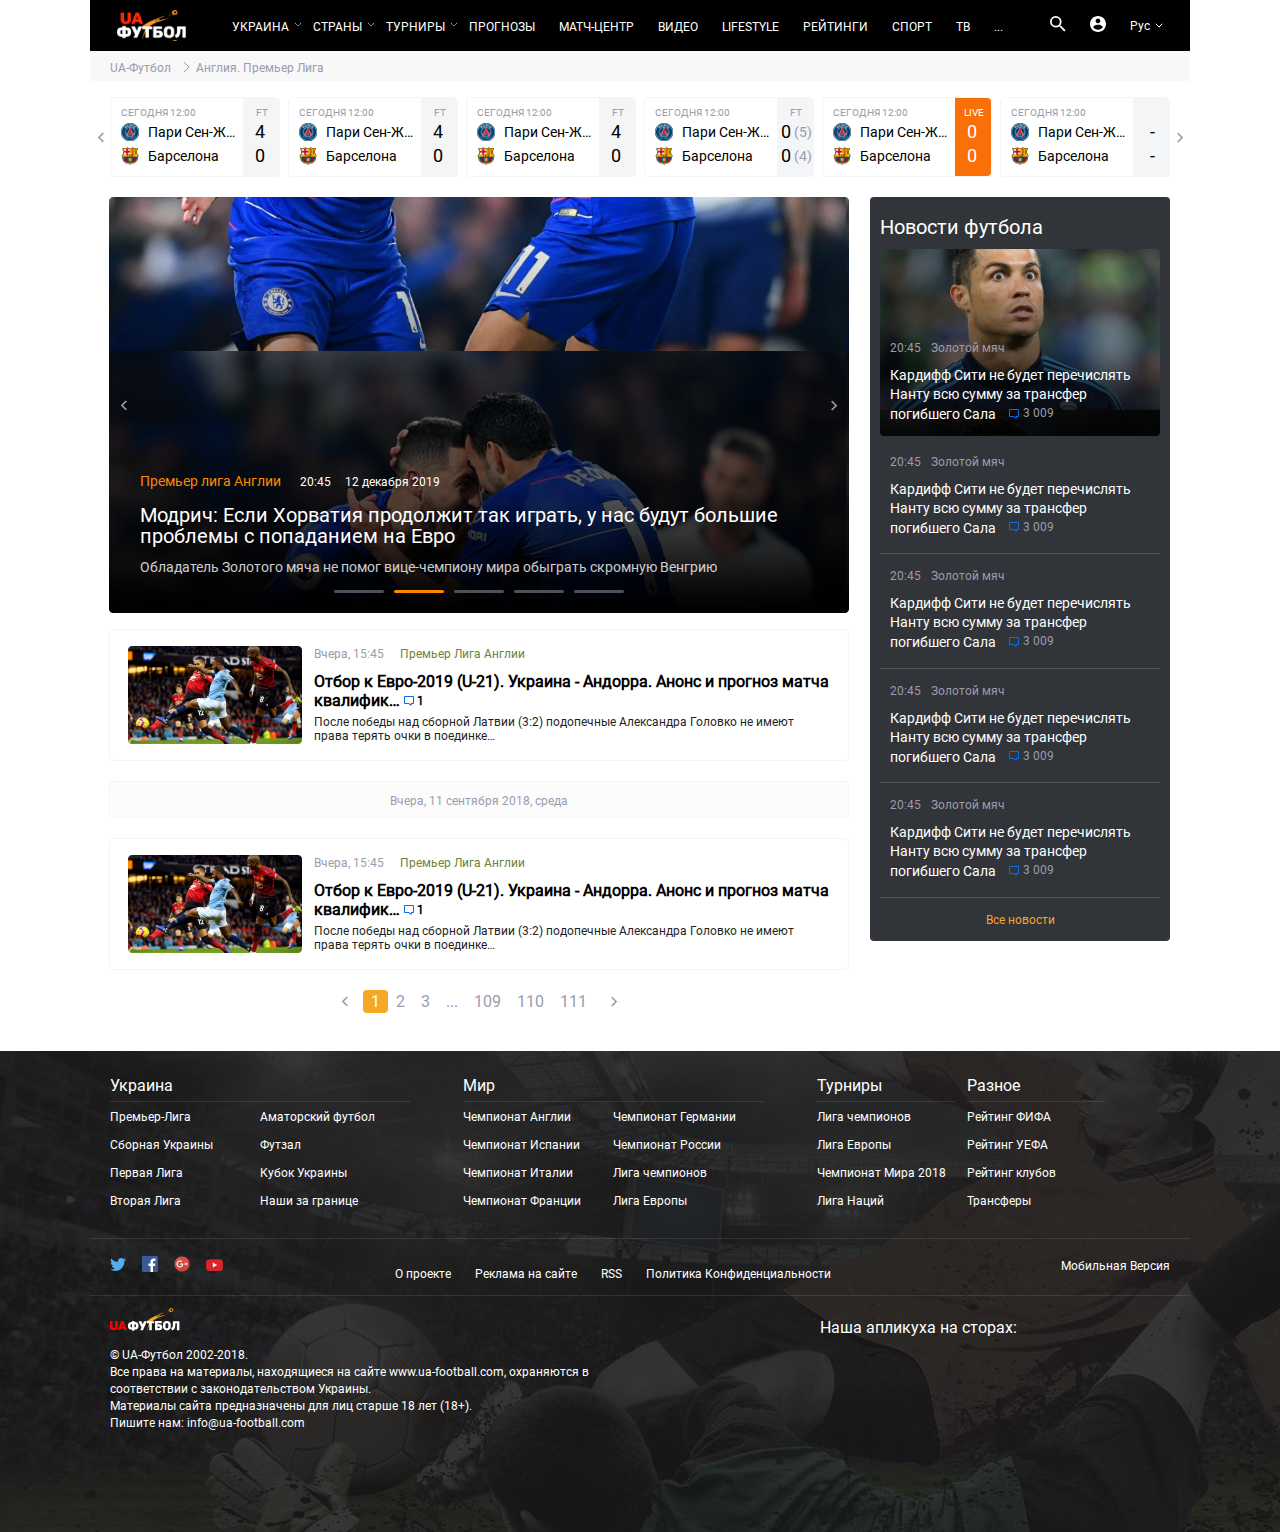
<file: footballPage/index.html>
<!DOCTYPE html>
<html lang="ru">
<head>
    <meta charset="UTF-8">
    <meta name="viewport" content="width=device-width, initial-scale=1.0">
    <title>Football Page</title>
    <link rel="stylesheet" href="css/main.css">
</head>
<body>
<header class="header">
    <div class="container">
        <nav class="navbar">
            <div class="navbarBurger">
                <svg xmlns="http://www.w3.org/2000/svg" width="18" height="12" viewBox="0 0 18 12">
                    <g>
                        <g>
                            <path fill="#fff"
                                  d="M0 11a1 1 0 0 1 1-1h16a1 1 0 1 1 0 2H1a1 1 0 0 1-1-1zm0-5a1 1 0 0 1 1-1h16a1 1 0 1 1 0 2H1a1 1 0 0 1-1-1zm1-6h16a1 1 0 1 1 0 2H1a1 1 0 1 1 0-2z"/>
                        </g>
                    </g>
                </svg>
            </div>

            <ul class="navbarMenu">
                <li class="navbarMenu__item">
                    <a href="javascript://" class="navbarMenu__link dropdown__link">Украина</a>
                </li>
                <li class="navbarMenu__item">
                    <a href="javascript://" class="navbarMenu__link dropdown__link">Страны</a>
                </li>
                <li class="navbarMenu__item">
                    <a href="javascript://" class="navbarMenu__link dropdown__link">Турниры</a>
                </li>
                <li class="navbarMenu__item">
                    <a href="javascript://" class="navbarMenu__link">Прогнозы</a>
                </li>
                <li class="navbarMenu__item">
                    <a href="javascript://" class="navbarMenu__link">Матч-центр</a>
                </li>
                <li class="navbarMenu__item">
                    <a href="javascript://" class="navbarMenu__link">Видео</a>
                </li>
                <li class="navbarMenu__item">
                    <a href="javascript://" class="navbarMenu__link">LifeStyle</a>
                </li>
                <li class="navbarMenu__item">
                    <a href="javascript://" class="navbarMenu__link">Рейтинги</a>
                </li>
                <li class="navbarMenu__item">
                    <a href="javascript://" class="navbarMenu__link">Спорт</a>
                </li>
                <li class="navbarMenu__item">
                    <a href="javascript://" class="navbarMenu__link">ТВ</a>
                </li>
                <li class="navbarMenu__item">
                    <a href="javascript://" class="navbarMenu__link">...</a>
                </li>
            </ul>

            <a href="javascript://" class="logo"></a>
            <ul class="navbarTools">
                <li class="navbarTools__item">
                    <a href="javascript://" class="navbarTools__link">
                        <svg class="navbarTools__icon navbarToolsSearch__icon" xmlns="http://www.w3.org/2000/svg"
                             width="18" height="18"
                             viewBox="0 0 18 18">
                            <g>
                                <g>
                                    <path fill="#fff"
                                          d="M12.502 11l4.988 5-1.491 1.49L11 12.5v-.792l-.276-.274A6.47 6.47 0 0 1 6.5 13 6.5 6.5 0 1 1 13 6.5a6.47 6.47 0 0 1-1.568 4.226l.276.274zM6.5 11a4.5 4.5 0 1 0 0-9 4.5 4.5 0 0 0 0 9z"/>
                                </g>
                            </g>
                        </svg>
                    </a>
                </li>
                <li class="navbarTools__item">
                    <a href="javascript://" class="navbarTools__link">
                        <svg class="navbarTools__icon navbarUserTool__icon" xmlns="http://www.w3.org/2000/svg"
                             width="20"
                             height="20"
                             viewBox="0 0 20 20">
                            <g>
                                <g>
                                    <path fill="#fff"
                                          d="M20 10c0 5.52-4.48 10-10 10S0 15.52 0 10 4.48 0 10 0s10 4.48 10 10zM7 6c0 1.66 1.34 3 3 3s3-1.34 3-3-1.34-3-3-3-3 1.34-3 3zm9 7.98c-.03-1.99-4.01-3.08-6-3.08-2 0-5.97 1.09-6 3.08a7.2 7.2 0 0 0 12 0z"/>
                                </g>
                            </g>
                        </svg>
                    </a>
                </li>
                <li class="navbarTools__item navbarLanguage">
                    <a href="javascript://" class="navbarTools__link navbarLanguage__link">Рус</a>
                    <img src="./img/lang_arrow.png" alt="Arrow">
                </li>
            </ul>
        </nav>
    </div>
</header>

<main class="main">
    <div class="container">
        <ol class="breadCrumbs">
            <li class="breadCrumbs__item">
                <a href="javascript://" class="breadCrumbs__link breadCrumbs__link_active">
                    <span class="breadCrumbs__name">UA-Футбол</span>
                </a>
            </li>
            <li class="breadCrumbs__item">
                <a href="javascript://" class="breadCrumbs__link">
                    <span class="breadCrumbs__name">Англия. Премьер Лига</span>
                </a>
            </li>
        </ol>

        <div class="matchTable">
            <div class="matchTableArrow">
                <i class="matchTableArrow__previous"></i>
            </div>

            <div class="matchTableList">
                <a href="javascript://" class="matchTableListItem">
                    <div class="matchTableListItem__header">
                        <div class="matchTableListItem__matchTime">
                            <span class="matchTableListItem__day">Сегодня</span>
                            <span class="matchTableListItem__time">12:00</span>
                        </div>
                        <span class="matchTableListItem__matchResult">Ft</span>
                    </div>
                    <div class="matchTableListItem__team">
                        <div class="matchTableListItem__teamInfo">
                            <img class="matchTableListItem__img" src="./img/paris.png" alt="Paris">
                            <span class="matchTableListItem__teamName">Пари Сен-Жермен</span>
                        </div>
                        <span class="matchTableListItem__teamScore">
                                <span class="matchTableListItem__score">4</span>
                            </span>
                    </div>
                    <div class="matchTableListItem__team">
                        <div class="matchTableListItem__teamInfo">
                            <img class="matchTableListItem__img" src="./img/spain.png" alt="Spain">
                            <span class="matchTableListItem__teamName">Барселона</span>
                        </div>
                        <span class="matchTableListItem__teamScore">
                                <span class="matchTableListItem__score">0</span>
                            </span>
                    </div>
                </a>
                <a href="javascript://" class="matchTableListItem">
                    <div class="matchTableListItem__header">
                        <div class="matchTableListItem__matchTime">
                            <span class="matchTableListItem__day">Сегодня</span>
                            <span class="matchTableListItem__time">12:00</span>
                        </div>
                        <span class="matchTableListItem__matchResult">Ft</span>
                    </div>
                    <div class="matchTableListItem__team">
                        <div class="matchTableListItem__teamInfo">
                            <img class="matchTableListItem__img" src="./img/paris.png" alt="Paris">
                            <span class="matchTableListItem__teamName">Пари Сен-Жермен</span>
                        </div>
                        <span class="matchTableListItem__teamScore">
                                <span class="matchTableListItem__score">4</span>
                            </span>
                    </div>
                    <div class="matchTableListItem__team">
                        <div class="matchTableListItem__teamInfo">
                            <img class="matchTableListItem__img" src="./img/spain.png" alt="Spain">
                            <span class="matchTableListItem__teamName">Барселона</span>
                        </div>
                        <span class="matchTableListItem__teamScore">
                                <span class="matchTableListItem__score">0</span>
                            </span>
                    </div>
                </a>
                <a href="javascript://" class="matchTableListItem">
                    <div class="matchTableListItem__header">
                        <div class="matchTableListItem__matchTime">
                            <span class="matchTableListItem__day">Сегодня</span>
                            <span class="matchTableListItem__time">12:00</span>
                        </div>
                        <span class="matchTableListItem__matchResult">Ft</span>
                    </div>
                    <div class="matchTableListItem__team">
                        <div class="matchTableListItem__teamInfo">
                            <img class="matchTableListItem__img" src="./img/paris.png" alt="Paris">
                            <span class="matchTableListItem__teamName">Пари Сен-Жермен</span>
                        </div>
                        <span class="matchTableListItem__teamScore">
                                <span class="matchTableListItem__score">4</span>
                            </span>
                    </div>
                    <div class="matchTableListItem__team">
                        <div class="matchTableListItem__teamInfo">
                            <img class="matchTableListItem__img" src="./img/spain.png" alt="Spain">
                            <span class="matchTableListItem__teamName">Барселона</span>
                        </div>
                        <span class="matchTableListItem__teamScore">
                                <span class="matchTableListItem__score">0</span>
                            </span>
                    </div>
                </a>
                <a href="javascript://" class="matchTableListItem">
                    <div class="matchTableListItem__header">
                        <div class="matchTableListItem__matchTime">
                            <span class="matchTableListItem__day">Сегодня</span>
                            <span class="matchTableListItem__time">12:00</span>
                        </div>
                        <span class="matchTableListItem__matchResult">Ft</span>
                    </div>
                    <div class="matchTableListItem__team">
                        <div class="matchTableListItem__teamInfo">
                            <img class="matchTableListItem__img" src="./img/paris.png" alt="Paris">
                            <span class="matchTableListItem__teamName">Пари Сен-Жермен</span>
                        </div>
                        <span class="matchTableListItem__teamScore matchTableListItem__teamScore_add">
                                <span class="matchTableListItem__score">0</span>
                                <span class="matchTableListItem__score_add">(5)</span>
                            </span>
                    </div>
                    <div class="matchTableListItem__team">
                        <div class="matchTableListItem__teamInfo">
                            <img class="matchTableListItem__img" src="./img/spain.png" alt="Spain">
                            <span class="matchTableListItem__teamName">Барселона</span>
                        </div>
                        <span class="matchTableListItem__teamScore matchTableListItem__teamScore_add">
                                <span class="matchTableListItem__score">0</span>
                                <span class="matchTableListItem__score_add">(4)</span>
                            </span>
                    </div>
                </a>
                <a href="javascript://" class="matchTableListItem matchTableListItem_active">
                    <div class="matchTableListItem__header">
                        <div class="matchTableListItem__matchTime">
                            <span class="matchTableListItem__day">Сегодня</span>
                            <span class="matchTableListItem__time">12:00</span>
                        </div>
                        <span class="matchTableListItem__matchResult">Live</span>
                    </div>
                    <div class="matchTableListItem__team">
                        <div class="matchTableListItem__teamInfo">
                            <img class="matchTableListItem__img" src="./img/paris.png" alt="Paris">
                            <span class="matchTableListItem__teamName">Пари Сен-Жермен</span>
                        </div>
                        <span class="matchTableListItem__teamScore">
                                <span class="matchTableListItem__score">0</span>
                            </span>
                    </div>
                    <div class="matchTableListItem__team">
                        <div class="matchTableListItem__teamInfo">
                            <img class="matchTableListItem__img" src="./img/spain.png" alt="Spain">
                            <span class="matchTableListItem__teamName">Барселона</span>
                        </div>
                        <span class="matchTableListItem__teamScore">
                                <span class="matchTableListItem__score">0</span>
                            </span>
                    </div>
                </a>
                <a href="javascript://" class="matchTableListItem">
                    <div class="matchTableListItem__header">
                        <div class="matchTableListItem__matchTime">
                            <span class="matchTableListItem__day">Сегодня</span>
                            <span class="matchTableListItem__time">12:00</span>
                        </div>
                        <span class="matchTableListItem__matchResult"></span>
                    </div>
                    <div class="matchTableListItem__team">
                        <div class="matchTableListItem__teamInfo">
                            <img class="matchTableListItem__img" src="./img/paris.png" alt="Paris">
                            <span class="matchTableListItem__teamName">Пари Сен-Жермен</span>
                        </div>
                        <span class="matchTableListItem__teamScore">
                                <span class="matchTableListItem__score">-</span>
                            </span>
                    </div>
                    <div class="matchTableListItem__team">
                        <div class="matchTableListItem__teamInfo">
                            <img class="matchTableListItem__img" src="./img/spain.png" alt="Spain">
                            <span class="matchTableListItem__teamName">Барселона</span>
                        </div>
                        <span class="matchTableListItem__teamScore">
                                <span class="matchTableListItem__score">-</span>
                            </span>
                    </div>
                </a>
            </div>

            <div class="matchTableArrow">
                <i class="matchTableArrow__next"></i>
            </div>
        </div>

        <section class="mainContent">

            <div class="mainNews">
                <div class="mainSlider">
                    <div class="mainSliderArrow mainSliderArrow__previous">
                        <i class="mainSliderArrow__icon mainSliderArrow__icon_previous"></i>
                    </div>

                    <div class="mainSliderList">
                        <div class="mainSliderListItem">
                            <a href="javascript://" class="mainSliderListItem__link">
                                <img class="mainSliderListItem__img" src="./img/mainSlider_img.png" alt="Photo">
                                <div class="mainSliderListItem__info">
                                    <span class="mainSliderListItem__category">Премьер лига Англии</span>
                                    <span class="mainSliderListItem__publicationTime">20:45</span>
                                    <span class="mainSliderListItem__publicationDate">12 декабря 2019</span>
                                    <h2 class="mainSliderListItem__title">
                                        Модрич: Если Хорватия продолжит так играть, у нас будут большие проблемы с
                                        попаданием на Евро
                                        <span class="mainSliderListItem__comments">
                                                <i class="mainSliderListItem__icon"></i>
                                                183</span>
                                    </h2>
                                    <p class="mainSliderListItem__paragraph">
                                        Обладатель Золотого мяча не помог вице-чемпиону мира обыграть скромную Венгрию
                                    </p>
                                </div>
                            </a>
                        </div>
                    </div>

                    <div class="mainSliderArrow mainSliderArrow__next">
                        <i class="mainSliderArrow__icon mainSliderArrow__icon_next"></i>
                    </div>

                    <ul class="mainSliderNavigation">
                        <li class="mainSliderNavigation__item">
                            <span class="mainSliderNavigation__line"></span>
                        </li>
                        <li class="mainSliderNavigation__item mainSliderNavigation__item_active">
                            <span class="mainSliderNavigation__line"></span>
                        </li>
                        <li class="mainSliderNavigation__item">
                            <span class="mainSliderNavigation__line"></span>
                        </li>
                        <li class="mainSliderNavigation__item">
                            <span class="mainSliderNavigation__line"></span>
                        </li>
                        <li class="mainSliderNavigation__item">
                            <span class="mainSliderNavigation__line"></span>
                        </li>
                    </ul>
                </div>
                <div class="news">
                    <div class="newsFeed newsFeedMobile">
                        <a href="javascript://" class="newsFeedItem">
                            <div class="newsFeedItem__info newsFeedItemMobile__info">
                                <div class="newsFeedItem__time newsFeedItemMobile__time">
                                    <span class="newsFeedItem__date">Вчера, 15:45</span>
                                    <span class="newsFeedItem__category">Лига Европы</span>
                                </div>
                                <span class="newsFeedItem__comments newsFeedItemMobile__comments">
                                    <i class="newsFeedItem__icon"></i>
                                    1
                                </span>
                            </div>
                            <div class="newsFeedItem__content">
                                <img class="newsFeedItem__img newsFeedItem__img_mobile" src="./img/newsPhoto.png"
                                     alt="Photo">

                                <div class="newsFeedItem__text">
                                    <h3 class="newsFeedItem__title">
                                        Отбор к Евро-2019 (U-21). Украина - Андорра. Анонс и прогноз матча квалифик…
                                    </h3>
                                    <p class="newsFeedItem__paragraph">После победы над сборной Латвии (3:2) подопечные
                                        Александра Головко не имеют права терять очки в поединке…</p>
                                </div>
                            </div>
                        </a>
                    </div>
                    <div class="newsFeed newsFeedDesktop">
                        <a href="javascript://" class="newsFeedItem">
                            <div class="newsFeedItem__content">
                                <img class="newsFeedItem__img newsFeedItem__img_desktop" src="./img/newsPhoto_3.png"
                                     alt="Photo">

                                <div class="newsFeedItem__text">
                                    <div class="newsFeedItem__info">
                                        <span class="newsFeedItem__date">Вчера, 15:45</span>
                                        <span class="newsFeedItem__category">Премьер Лига Англии</span>
                                    </div>
                                    <h3 class="newsFeedItem__title">
                                        Отбор к Евро-2019 (U-21). Украина - Андорра. Анонс и прогноз матча квалифик…
                                        <span class="newsFeedItem__comments">
                                                <i class="newsFeedItem__icon"></i>
                                                1
                                            </span>
                                    </h3>
                                    <p class="newsFeedItem__paragraph">После победы над сборной Латвии (3:2) подопечные
                                        Александра Головко не имеют права терять очки в поединке…</p>
                                </div>
                            </div>
                        </a>
                    </div>


                    <div class="news__date">Вчера, 11 сентября 2018, среда</div>

                    <div class="newsFeed newsFeedMobile">
                        <a href="javascript://" class="newsFeedItem">
                            <div class="newsFeedItem__info newsFeedItemMobile__info">
                                <div class="newsFeedItem__time newsFeedItemMobile__time">
                                    <span class="newsFeedItem__date">Вчера, 15:45</span>
                                    <span class="newsFeedItem__category">Лига Европы</span>
                                </div>
                                <span class="newsFeedItem__comments newsFeedItemMobile__comments">
                                    <i class="newsFeedItem__icon"></i>
                                    1
                                </span>
                            </div>
                            <div class="newsFeedItem__content">
                                <img class="newsFeedItem__img newsFeedItem__img_mobile" src="./img/newsPhoto.png"
                                     alt="Photo">

                                <div class="newsFeedItem__text">
                                    <h3 class="newsFeedItem__title">
                                        Отбор к Евро-2019 (U-21). Украина - Андорра. Анонс и прогноз матча квалифик…
                                    </h3>
                                    <p class="newsFeedItem__paragraph">После победы над сборной Латвии (3:2) подопечные
                                        Александра Головко не имеют права терять очки в поединке…</p>
                                </div>
                            </div>
                        </a>
                    </div>
                    <div class="newsFeed newsFeedDesktop">
                        <a href="javascript://" class="newsFeedItem">
                            <div class="newsFeedItem__content">
                                <img class="newsFeedItem__img newsFeedItem__img_desktop" src="./img/newsPhoto_3.png"
                                     alt="Photo">

                                <div class="newsFeedItem__text">
                                    <div class="newsFeedItem__info">
                                        <span class="newsFeedItem__date">Вчера, 15:45</span>
                                        <span class="newsFeedItem__category">Премьер Лига Англии</span>
                                    </div>
                                    <h3 class="newsFeedItem__title">
                                        Отбор к Евро-2019 (U-21). Украина - Андорра. Анонс и прогноз матча квалифик…
                                        <span class="newsFeedItem__comments">
                                                <i class="newsFeedItem__icon"></i>
                                                1
                                            </span>
                                    </h3>
                                    <p class="newsFeedItem__paragraph">После победы над сборной Латвии (3:2) подопечные
                                        Александра Головко не имеют права терять очки в поединке…</p>
                                </div>
                            </div>
                        </a>
                    </div>

                    <a href="javascript://" class="news__loadMore">
                        Загрузить еще
                    </a>
                    <div class="newsPagination">
                        <div class="newsPaginationArrow newsPaginationArrow__previous">
                            <i class="newsPaginationArrow__icon newsPaginationArrow__icon_previous"></i>
                        </div>

                        <div class="newsPaginationList">
                            <a href="javascript://" class="newsPaginationList__link active">1</a>
                            <a href="javascript://" class="newsPaginationList__link">2</a>
                            <a href="javascript://" class="newsPaginationList__link">3</a>
                            <a href="javascript://" class="newsPaginationList__link">...</a>
                            <a href="javascript://" class="newsPaginationList__link">109</a>
                            <a href="javascript://" class="newsPaginationList__link">110</a>
                            <a href="javascript://" class="newsPaginationList__link">111</a>
                        </div>

                        <div class="newsPaginationArrow newsPaginationArrow__next">
                            <i class="newsPaginationArrow__icon newsPaginationArrow__icon_next"></i>
                        </div>

                    </div>
                </div>
            </div>

            <aside class="asideNews">
                <h2 class="asideNews__title">Новости футбола</h2>
                <ul class="asideNewsList">
                    <li class="asideNewsListItem asideNewsListItem__top">
                        <a href="javascript://" class="asideNewsListItem__link">
                            <div class="asideNewsListItem__content">
                                <img class="asideNewsListItem__img" src="./img/asideNews__img.png" alt="Photo">
                                <div class="asideNewsListItem__box asideNewsListItem__boxTop">
                                    <div class="asideNewsListItemInfo">
                                        <span class="asideNewsListItemInfo__time">20:45</span>
                                        <span class="asideNewsListItemInfo__category">Золотой мяч</span>
                                    </div>
                                    <h4 class="asideNewsListItem__title">
                                        Кардифф Сити не будет перечислять Нанту всю сумму за трансфер погибшего Сала
                                        <span class="asideNewsListItem__comments">
                                            <i class="asideNewsListItem__icon"></i>
                                        3 009
                                        </span>
                                    </h4>
                                </div>
                            </div>
                        </a>
                    </li>

                    <li class="asideNewsListItem">
                        <a href="javascript://" class="asideNewsListItem__link">
                            <div class="asideNewsListItem__content">
                                <div class="asideNewsListItem__box">
                                    <div class="asideNewsListItemInfo">
                                        <span class="asideNewsListItemInfo__time">20:45</span>
                                        <span class="asideNewsListItemInfo__category">Золотой мяч</span>
                                    </div>
                                    <h4 class="asideNewsListItem__title">
                                        Кардифф Сити не будет перечислять Нанту всю сумму за трансфер погибшего Сала
                                        <span class="asideNewsListItem__comments">
                                            <i class="asideNewsListItem__icon"></i>
                                        3 009
                                        </span>
                                    </h4>
                                </div>
                            </div>
                        </a>
                    </li>
                    <li class="asideNewsListItem">
                        <a href="javascript://" class="asideNewsListItem__link">
                            <div class="asideNewsListItem__content">
                                <div class="asideNewsListItem__box">
                                    <div class="asideNewsListItemInfo">
                                        <span class="asideNewsListItemInfo__time">20:45</span>
                                        <span class="asideNewsListItemInfo__category">Золотой мяч</span>
                                    </div>
                                    <h4 class="asideNewsListItem__title">
                                        Кардифф Сити не будет перечислять Нанту всю сумму за трансфер погибшего Сала
                                        <span class="asideNewsListItem__comments">
                                            <i class="asideNewsListItem__icon"></i>
                                        3 009
                                        </span>
                                    </h4>
                                </div>
                            </div>
                        </a>
                    </li>
                    <li class="asideNewsListItem">
                        <a href="javascript://" class="asideNewsListItem__link">
                            <div class="asideNewsListItem__content">
                                <div class="asideNewsListItem__box">
                                    <div class="asideNewsListItemInfo">
                                        <span class="asideNewsListItemInfo__time">20:45</span>
                                        <span class="asideNewsListItemInfo__category">Золотой мяч</span>
                                    </div>
                                    <h4 class="asideNewsListItem__title">
                                        Кардифф Сити не будет перечислять Нанту всю сумму за трансфер погибшего Сала
                                        <span class="asideNewsListItem__comments">
                                            <i class="asideNewsListItem__icon"></i>
                                        3 009
                                        </span>
                                    </h4>
                                </div>
                            </div>
                        </a>
                    </li>
                    <li class="asideNewsListItem">
                        <a href="javascript://" class="asideNewsListItem__link">
                            <div class="asideNewsListItem__content">
                                <div class="asideNewsListItem__box">
                                    <div class="asideNewsListItemInfo">
                                        <span class="asideNewsListItemInfo__time">20:45</span>
                                        <span class="asideNewsListItemInfo__category">Золотой мяч</span>
                                    </div>
                                    <h4 class="asideNewsListItem__title">
                                        Кардифф Сити не будет перечислять Нанту всю сумму за трансфер погибшего Сала
                                        <span class="asideNewsListItem__comments">
                                            <i class="asideNewsListItem__icon"></i>
                                        3 009
                                        </span>
                                    </h4>
                                </div>
                            </div>
                        </a>
                    </li>

                </ul>
                <a href="javascript://" class="asideNews__allNewsBtn">Все новости</a>
            </aside>
        </section>
    </div>
</main>

<footer class="footer">
    <div class="container">
        <div class="footer__content">
            <div class="footerNavigation">
                <div class="footerNavigationCategory">
                    <div class="footerNavigationCategory__title">Украина</div>
                    <div class="footerNavigationCategoryBox">
                        <div class="footerNavigationCategoryBox__content">
                            <ul class="footerNavigationCategoryList">
                                <li class="footerNavigationCategoryList__item">
                                    <a href="javascript://" class="footerNavigationCategoryList__link">Премьер-Лига</a>
                                </li>
                                <li class="footerNavigationCategoryList__item">
                                    <a href="javascript://" class="footerNavigationCategoryList__link">Сборная
                                        Украины</a>
                                </li>
                                <li class="footerNavigationCategoryList__item">
                                    <a href="javascript://" class="footerNavigationCategoryList__link">Первая Лига</a>
                                </li>
                                <li class="footerNavigationCategoryList__item">
                                    <a href="javascript://" class="footerNavigationCategoryList__link">Вторая Лига</a>
                                </li>
                            </ul>
                        </div>
                        <div class="footerNavigationCategoryBox__content">
                            <ul class="footerNavigationCategoryList">
                                <li class="footerNavigationCategoryList__item">
                                    <a href="javascript://" class="footerNavigationCategoryList__link">Аматорский
                                        футбол</a>
                                </li>
                                <li class="footerNavigationCategoryList__item">
                                    <a href="javascript://" class="footerNavigationCategoryList__link">Футзал</a>
                                </li>
                                <li class="footerNavigationCategoryList__item">
                                    <a href="javascript://" class="footerNavigationCategoryList__link">Кубок Украины</a>
                                </li>
                                <li class="footerNavigationCategoryList__item">
                                    <a href="javascript://" class="footerNavigationCategoryList__link">Наши за
                                        границе</a>
                                </li>
                            </ul>
                        </div>
                    </div>
                </div>

                <div class="footerNavigationCategory">
                    <div class="footerNavigationCategory__title">Мир</div>
                    <div class="footerNavigationCategoryBox">
                        <div class="footerNavigationCategoryBox__content">
                            <ul class="footerNavigationCategoryList">
                                <li class="footerNavigationCategoryList__item">
                                    <a href="javascript://" class="footerNavigationCategoryList__link">Чемпионат
                                        Англии</a>
                                </li>
                                <li class="footerNavigationCategoryList__item">
                                    <a href="javascript://" class="footerNavigationCategoryList__link">Чемпионат
                                        Испании</a>
                                </li>
                                <li class="footerNavigationCategoryList__item">
                                    <a href="javascript://" class="footerNavigationCategoryList__link">Чемпионат
                                        Италии</a>
                                </li>
                                <li class="footerNavigationCategoryList__item">
                                    <a href="javascript://" class="footerNavigationCategoryList__link">Чемпионат
                                        Франции</a>
                                </li>
                            </ul>
                        </div>
                        <div class="footerNavigationCategoryBox__content">
                            <ul class="footerNavigationCategoryList">
                                <li class="footerNavigationCategoryList__item">
                                    <a href="javascript://" class="footerNavigationCategoryList__link">Чемпионат
                                        Германии</a>
                                </li>
                                <li class="footerNavigationCategoryList__item">
                                    <a href="javascript://" class="footerNavigationCategoryList__link">Чемпионат
                                        России</a>
                                </li>
                                <li class="footerNavigationCategoryList__item">
                                    <a href="javascript://" class="footerNavigationCategoryList__link">Лига
                                        чемпионов</a>
                                </li>
                                <li class="footerNavigationCategoryList__item">
                                    <a href="javascript://" class="footerNavigationCategoryList__link">Лига Европы</a>
                                </li>
                            </ul>
                        </div>
                    </div>
                </div>

                <div class="footerNavigationCategory footerNavigationCategorySub">
                    <div class="footerNavigationCategory__sub">
                        <div class="footerNavigationCategory__title">Турниры</div>
                        <div class="footerNavigationCategoryBox">
                            <div class="footerNavigationCategoryBox__content">
                                <ul class="footerNavigationCategoryList">
                                    <li class="footerNavigationCategoryList__item">
                                        <a href="javascript://" class="footerNavigationCategoryList__link">Лига
                                            чемпионов</a>
                                    </li>
                                    <li class="footerNavigationCategoryList__item">
                                        <a href="javascript://" class="footerNavigationCategoryList__link">Лига
                                            Европы</a>
                                    </li>
                                    <li class="footerNavigationCategoryList__item">
                                        <a href="javascript://" class="footerNavigationCategoryList__link">Чемпионат
                                            Мира
                                            2018</a>
                                    </li>
                                    <li class="footerNavigationCategoryList__item">
                                        <a href="javascript://" class="footerNavigationCategoryList__link">Лига
                                            Наций</a>
                                    </li>
                                </ul>
                            </div>
                        </div>
                    </div>
                    <div class="footerNavigationCategory__sub">
                        <div class="footerNavigationCategory__title">Разное</div>
                        <div class="footerNavigationCategoryBox">
                            <div class="footerNavigationCategoryBox__content">
                                <ul class="footerNavigationCategoryList">
                                    <li class="footerNavigationCategoryList__item">
                                        <a href="javascript://" class="footerNavigationCategoryList__link">Рейтинг
                                            ФИФА</a>
                                    </li>
                                    <li class="footerNavigationCategoryList__item">
                                        <a href="javascript://" class="footerNavigationCategoryList__link">Рейтинг
                                            УЕФА</a>
                                    </li>
                                    <li class="footerNavigationCategoryList__item">
                                        <a href="javascript://" class="footerNavigationCategoryList__link">Рейтинг
                                            клубов</a>
                                    </li>
                                    <li class="footerNavigationCategoryList__item">
                                        <a href="javascript://" class="footerNavigationCategoryList__link">Трансферы</a>
                                    </li>
                                </ul>
                            </div>
                        </div>
                    </div>
                </div>

            </div>
            <div class="footerMenu">
                <ul class="footerMenuSocialMediaList">
                    <li class="footerMenuSocialMediaList__item">
                        <a href="https://twitter.com" class="footerMenuSocialMediaList__link" target="_blank">
                            <svg class="footerMenuSocialMediaList__icon footerMenuSocialMediaList__icon_twitter"
                                 xmlns="http://www.w3.org/2000/svg" width="28" height="23" viewBox="0 0 28 23">
                                <g>
                                    <g>
                                        <path fill="#55acee"
                                              d="M27.994 2.722a11.32 11.32 0 0 1-3.299.914A5.818 5.818 0 0 0 27.221.424a11.43 11.43 0 0 1-3.647 1.408A5.713 5.713 0 0 0 19.381 0c-3.172 0-5.742 2.6-5.742 5.806 0 .455.05.899.148 1.324-4.773-.242-9.005-2.554-11.838-6.067a5.838 5.838 0 0 0-.777 2.92 5.823 5.823 0 0 0 2.554 4.833 5.68 5.68 0 0 1-2.6-.726l-.001.072c0 2.814 1.979 5.16 4.606 5.694a5.715 5.715 0 0 1-2.592.1c.73 2.305 2.851 3.984 5.363 4.032a11.438 11.438 0 0 1-8.501 2.406A16.139 16.139 0 0 0 8.804 23c10.563 0 16.341-8.847 16.341-16.52 0-.252-.007-.503-.017-.752a11.73 11.73 0 0 0 2.866-3.006z"/>
                                    </g>
                                </g>
                            </svg>
                        </a>
                    </li>
                    <li class="footerMenuSocialMediaList__item">
                        <a href="https://www.facebook.com" class="footerMenuSocialMediaList__link" target="_blank">
                            <svg class="footerMenuSocialMediaList__icon footerMenuSocialMediaList__icon_facebook"
                                 xmlns="http://www.w3.org/2000/svg" width="26" height="26" viewBox="0 0 26 26">
                                <g>
                                    <g>
                                        <path fill="#3b5998"
                                              d="M26 24.374c0 .898-.728 1.625-1.625 1.625H1.625A1.625 1.625 0 0 1 0 24.374V1.624C0 .729.728 0 1.625 0h22.75C25.272 0 26 .728 26 1.625z"/>
                                    </g>
                                    <g>
                                        <path fill="#fff"
                                              d="M17.875 26v-9.75h3.25l.812-4.063h-4.062v-1.625c0-1.625.814-2.437 2.437-2.437h1.625V4.062h-3.25c-2.985 0-4.875 2.34-4.875 5.687v2.438h-3.25v4.062h3.25V26z"/>
                                    </g>
                                </g>
                            </svg>
                        </a>
                    </li>
                    <li class="footerMenuSocialMediaList__item">
                        <a href="https://myaccount.google.com/" class="footerMenuSocialMediaList__link" target="_blank">
                            <svg class="footerMenuSocialMediaList__icon footerMenuSocialMediaList__icon_googlePlus"
                                 xmlns="http://www.w3.org/2000/svg" xmlns:xlink="http://www.w3.org/1999/xlink"
                                 width="26" height="26"
                                 viewBox="0 0 26 26">
                                <g>
                                    <g>
                                        <image width="26" height="26"
                                               xlink:href="[data-uri]"/>
                                    </g>
                                </g>
                            </svg>
                        </a>
                    </li>
                    <li class="footerMenuSocialMediaList__item">
                        <a href="https://www.youtube.com" class="footerMenuSocialMediaList__link" target="_blank">
                            <svg class="footerMenuSocialMediaList__icon footerMenuSocialMediaList__icon_youtube"
                                 xmlns="http://www.w3.org/2000/svg" width="31" height="22" viewBox="0 0 31 22">
                                <g>
                                    <g>
                                        <path fill="#d9252a"
                                              d="M30.265 3.642A3.881 3.881 0 0 0 27.532.895c-2.41-.65-12.076-.65-12.076-.65s-9.667 0-12.077.65A3.881 3.881 0 0 0 .646 3.642C0 6.066 0 11.122 0 11.122s0 5.057.646 7.48a3.881 3.881 0 0 0 2.733 2.748c2.41.65 12.077.65 12.077.65s9.666 0 12.076-.65a3.881 3.881 0 0 0 2.733-2.748c.646-2.423.646-7.48.646-7.48s0-5.056-.646-7.48"/>
                                    </g>
                                    <g>
                                        <path fill="#fffffe" d="M12.364 15.784l8.031-4.661-8.03-4.662v9.323"/>
                                    </g>
                                </g>
                            </svg>
                        </a>
                    </li>
                </ul>
                <div class="footerMenuNavigation">
                    <ul class="footerMenuList">
                        <li class="footerMenuList__item">
                            <a href="javascript://" class="footerMenuList__link">О проекте</a>
                        </li>
                        <li class="footerMenuList__item">
                            <a href="javascript://" class="footerMenuList__link">Реклама на сайте</a>
                        </li>
                        <li class="footerMenuList__item">
                            <a href="javascript://" class="footerMenuList__link">RSS</a>
                        </li>
                        <li class="footerMenuList__item">
                            <a href="javascript://" class="footerMenuList__link">Политика Конфиденциальности</a>
                        </li>
                        <li class="footerMenuList__item desktopSite">
                            <a href="javascript://" class="footerMenuList__link">ПК версия</a>
                        </li>
                    </ul>
                    <a href="javascript://" class="mobileSite">Мобильная Версия</a>
                </div>
            </div>
            <div class="footerInfo">
                <div class="legalInfo">
                    <a href="javascript://" class="footer__logo"></a>
                    <div class="legalInfo__text">
                        <p>© UA-Футбол 2002-2018.</p>
                        <p>Все права на материалы, находящиеся на сайте www.ua-football.com, охраняются в соответствии с
                            законодательством Украины.</p>
                        <p>Материалы сайта предназначены для лиц старше 18 лет (18+).</p>
                        <p>Пишите нам: info@ua-football.com</p>
                    </div>
                </div>
                <div class="aplications">
                    <p>Наша апликуха на сторах:</p>
                    <div class="aplications__container">
                        <img class="aplications__icon aplications__icon_appStore" src="./img/appstore.png"
                             alt="App store icon">
                        <img class="aplications__icon aplications__icon_googlePlay" src="./img/googlePlay.png"
                             alt="Google play icon">
                    </div>
                </div>
            </div>
        </div>
    </div>
</footer>
</body>
</html>
</file>
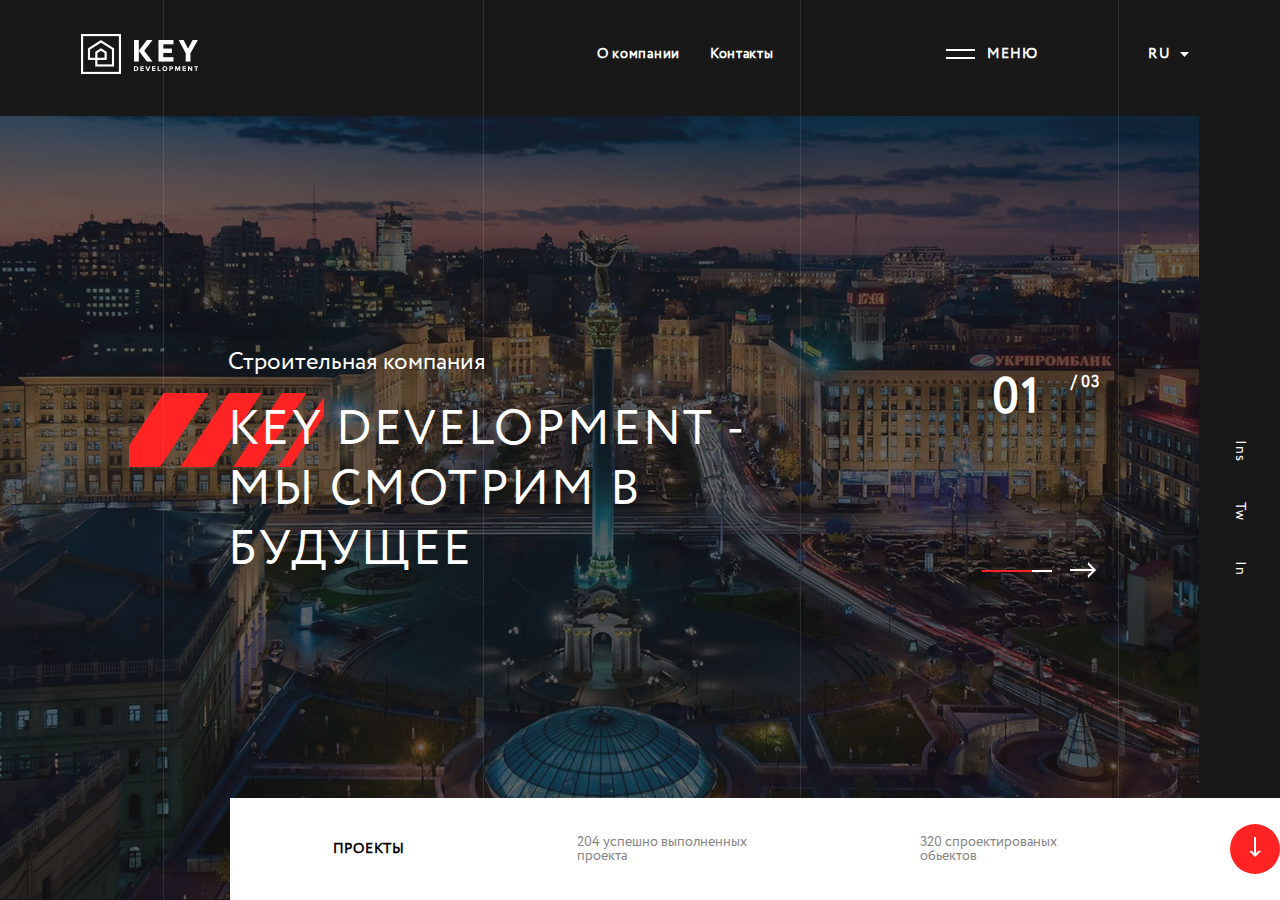
<file: keyDevelopment/index.html>
<!DOCTYPE html>
<html lang="en">
<head>
    <meta charset="UTF-8">
    <title>Key Development</title>
    <link rel="stylesheet" href="css/reset.css">
    <link rel="stylesheet" href="css/common.css">
    <link rel="stylesheet" href="css/style.css">
</head>
<body>

<header class="header">
    <div class="container">
        <nav class="navbar">
            <a href="javascript://" class="logoLink">
                <span class="logoLink__img"></span>
            </a>
            <div class="navbar__content">
                <ul class="navbarList">
                    <li class="navbarList__item">
                        <a href="javascript://" class="navbarList__link">О компании</a>
                    </li>
                    <li class="navbarList__item">
                        <a href="javascript://" class="navbarList__link">Контакты</a>
                    </li>
                </ul>
                <div class="navbarMenu">
                    <div class="navbarBurger">
                        <span class="navbarBurger__line"></span>
                        <span class="navbarBurger__line"></span>
                    </div>
                    <span class="navbarMenu__name">Меню</span>
                </div>
                <div class="navbarLanguage">
                    <a href="javascript://" class="navbarLanguage__link">Ru
                        <svg class="navbarLanguage__arrow" xmlns="http://www.w3.org/2000/svg" width="9" height="5"
                             viewBox="0 0 9 5">
                            <g>
                                <g>
                                    <path fill="#fff" d="M8.99 0L4.5 4.99.01 0z"/>
                                </g>
                            </g>
                        </svg>
                    </a>
                </div>
            </div>
        </nav>
    </div>
</header>

<div class="verticalLines">
    <div class="verticalLines__line verticalLines__line_1"></div>
    <div class="verticalLines__line verticalLines__line_2"></div>
    <div class="verticalLines__line verticalLines__line_3"></div>
    <div class="verticalLines__line verticalLines__line_4"></div>
</div>

<main class="mainContent">
    <section class="slider">
        <div class="sliderItem sliderItem_1">
            <div class="sliderItem__text">
                <p class="slider__title">Строительная компания</p>
                <h1 class="slider__mainTitle">
                    <span>Key Development -</span>
                    <span>мы смотрим в</span>
                    <span>будущее</span>
                </h1>
            </div>
        </div>
        <div class="sliderDetails">
            <div class="sliderCount">
                <span class="sliderCount__active">01</span>
                <span class="sliderCount__all">/ 03</span>
            </div>
            <a href="javascript://" class="sliderNavigation">
                <img src="images/sliderNavigation__arrow.png" class="sliderNavigation__arrow">
            </a>
        </div>
    </section>
    <section class="socialMedia">
        <ul class="socialMediaMenu">
            <li class="socialMediaMenu__item">
                <a href="https://www.instagram.com" class="socialMediaMenu__link">Ins</a>
            </li>
            <li class="socialMediaMenu__item">
                <a href="https://twitter.com" class="socialMediaMenu__link">Tw</a>
            </li>
            <li class="socialMediaMenu__item">
                <a href="https://www.linkedin.com" class="socialMediaMenu__link">In</a>
            </li>
        </ul>
    </section>
    <div class="projects">
        <span class="projects__name">Проекты</span>
        <div class="projects__info">
            <span>204 успешно выполненных</span>
            <span>проекта</span>
        </div>
        <div class="projects__info">
            <span>320 спроектированых</span>
            <span>обьектов</span>
        </div>
        <div class="projectsArrow"></div>
    </div>
</main>


</body>
</html>
</file>
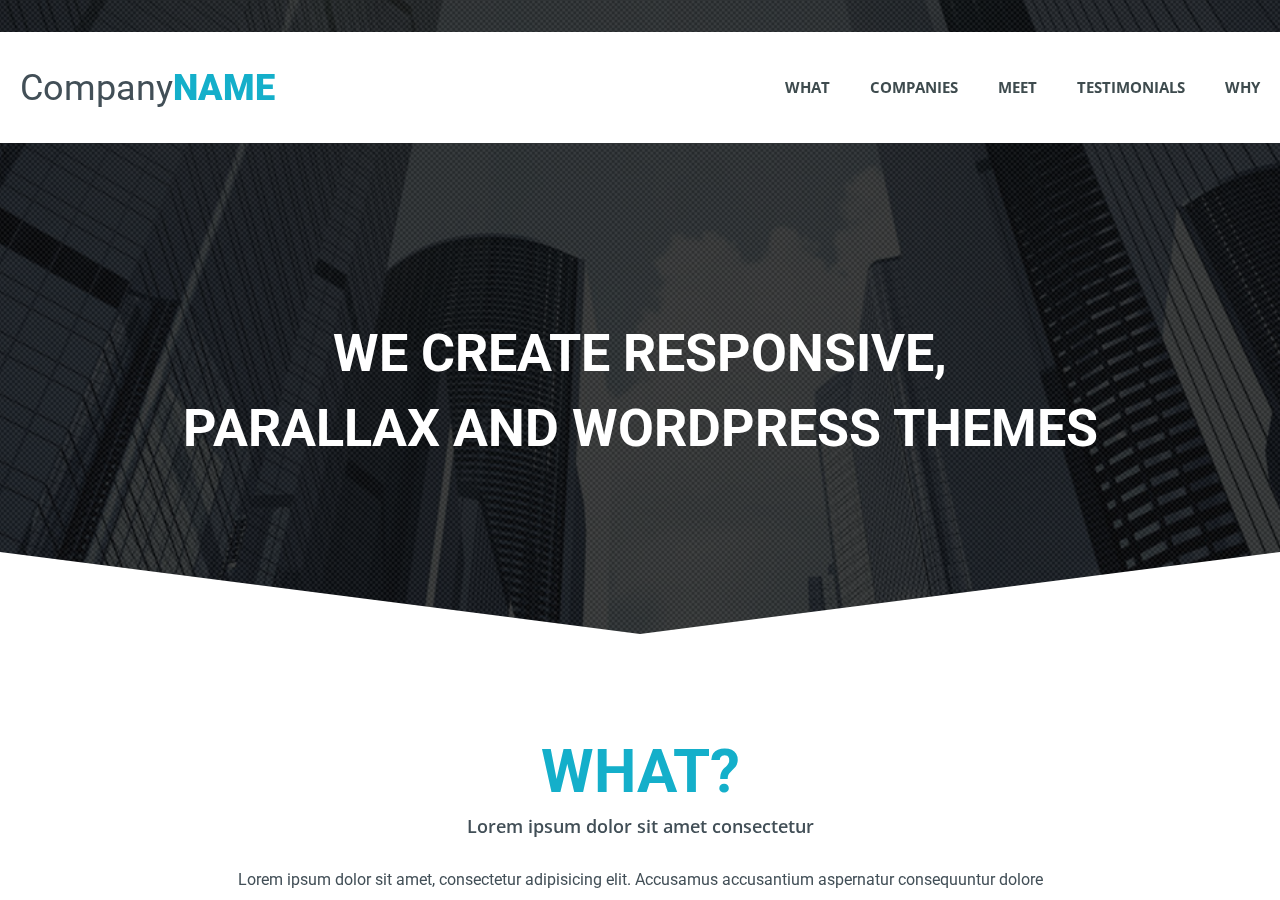
<file: parallaxTheme/index.html>
<!DOCTYPE html>
<html lang="en">
<head>
    <meta charset="UTF-8">
    <title>Parallax Theme</title>
    <link href="https://fonts.googleapis.com/css?family=Open+Sans:400,400i,600,600i,700,700i|Roboto:300,300i,400,400i,700,700i,900,900i" rel="stylesheet">
    <link rel="stylesheet" href="css/reset.css">
    <link rel="stylesheet" href="css/style.css">
</head>
<body>
    <div class="main-container">
        <section class="section-1 section parallax bg1">
            <div class="section-1-header">
                <h1 class="section-1-header-logo">
                    <span class="header-logo-first-part">Company</span><span class="header-logo-second-part">Name</span>
                </h1>
                <ul class="section-1-header-menu">
                    <li class="header-menu-item">
                        <a href="#" class="header-menu-link">What</a>
                    </li>
                    <li class="header-menu-item">
                        <a href="#" class="header-menu-link">Companies</a>
                    </li>
                    <li class="header-menu-item">
                        <a href="#" class="header-menu-link">Meet</a>
                    </li>
                    <li class="header-menu-item">
                        <a href="#" class="header-menu-link">Testimonials</a>
                    </li>
                    <li class="header-menu-item">
                        <a href="#" class="header-menu-link">Why</a>
                    </li>
                </ul>
            </div>
            <h2 class="section-1-title">We create responsive,</h2>
            <h2 class="section-1-title">parallax and wordpress themes</h2>
            <div class="triangular-border"></div>
        </section>

        <section class="standard-section">
            <h2 class="standard-section-main-title">What?</h2>
            <h3 class="standard-section-title">Lorem ipsum dolor sit amet consectetur</h3>
            <p class="standard-section-paragraph">Lorem ipsum dolor sit amet, consectetur adipisicing elit. Accusamus accusantium aspernatur consequuntur dolore doloribus, esse est eveniet, illum iste labore libero minima quam repellendus tempore totam! Est optio possimus ut. Accusamus accusantium aspernatur consequuntur dolore doloribus, esse est eveniet, illum iste labore libero minima quam.</p>
        </section>

        <section class="section-3 section parallax bg2">
            <div class="triangular-border-white"></div>
            <h2 class="standard-section-main-title">Companies</h2>
            <h3 class="standard-section-white-title">Lorem ipsum dolor sit amet consectetur</h3>
            <div class="section-logo-group">
                <a href="#" class="logo-group-link first-logo-link">
                    <img src="images/Behance.png" alt="Behance logo">
                </a>
                <a href="#" class="logo-group-link second-logo-link">
                    <img src="images/Adobe-1.png" alt="Adobe-1 logo" class="second-logo-link-img1">
                    <img src="images/Adobe-2.png" alt="Adobe-2 logo" class="second-logo-link-img2">
                </a>
                <a href="#" class="logo-group-link third-logo-link">
                    <img src="images/Envato.png" alt="Envato logo">
                </a>
                <a href="#" class="logo-group-link fourth-logo-link">
                    <img src="images/DeviantArt.png" alt="DeviantArt logo">
                </a>
                <a href="#" class="logo-group-link fifth-logo-link">
                    <img src="images/Flickr.png" alt="Flickr logo">
                </a>
                <a href="#" class="logo-group-link sixth-logo-link">
                    <img src="images/Envato.png" alt="Envato logo">
                </a>
                <a href="#" class="logo-group-link seventh-logo-link">
                    <img src="images/Markco-Media.png" alt="Markco-Media logo">
                </a>
                <a href="#" class="logo-group-link eighth-logo-link">
                    <img src="images/Yahoo!.png" alt="Yahoo! logo">
                </a>
            </div>
            <div class="triangular-border"></div>
        </section>

        <section class="standard-section">
            <h2 class="standard-section-main-title">Meet us</h2>
            <h3 class="standard-section-title">Lorem ipsum dolor sit amet consectetur</h3>
            <div class="team-members">
                <div class="team-members-profile">
                    <img src="images/Member-1.png" alt="Member-1" class="team-member-photo">
                    <p class="team-member-text">Lorem ipsum dolor sit amet, consectetur adipisicing elit. Atque deleniti deserunt ducimus expedita harum incidunt inventore ipsum laudantium maiores.</p>
                </div>
                <div class="team-members-profile">
                    <img src="images/Member-2.png" alt="Member-2" class="team-member-photo">
                    <p class="team-member-text">Lorem ipsum dolor sit amet, consectetur adipisicing elit. Atque deleniti deserunt ducimus expedita harum incidunt inventore ipsum laudantium maiores.</p>
                </div>
                <div class="team-members-profile">
                    <img src="images/Member-3.png" alt="Member-3" class="team-member-photo">
                    <p class="team-member-text">Lorem ipsum dolor sit amet, consectetur adipisicing elit. Atque deleniti deserunt ducimus expedita harum incidunt inventore ipsum laudantium maiores.</p>
                </div>
            </div>
        </section>

        <section class="section-5 section parallax bg3">
            <div class="triangular-border-white"></div>
            <h2 class="standard-section-main-title">Testimonials</h2>
            <h3 class="standard-section-white-title">Lorem ipsum dolor sit amet consectetur</h3>
            <blockquote class="quote-text">Lorem ipsum dolor sit amet, consectetur adipisicing elit. Accusamus accusantium aspernatur consequuntur dolore doloribus, esse est eveniet, illum iste labore libero minima quam repellendus.
                <p><cite class="quote-text-source">-Shoaib Ahmed</cite></p>
            </blockquote>
            <div class="triangular-border"></div>
        </section>

        <section class="section-6">
            <h2 class="standard-section-main-title">Why?</h2>
            <h3 class="standard-section-title">Lorem ipsum dolor sit amet consectetur</h3>
            <h3 class="bold-section-title">Innovation + Passion + Experience + Innovation</h3>
            <h3 class="bold-section-title">+ Passion + Experience =</h3>
        </section>

        <footer class="footer">
            <p class="copyright">Copyright &#169; 2014 Company Name. All rights reserved.</p>
            <p class="copyright">Designed by <cite class="design-name">Iconic Graphics.</cite></p>
        </footer>
    </div>
</body>
</html>
</file>
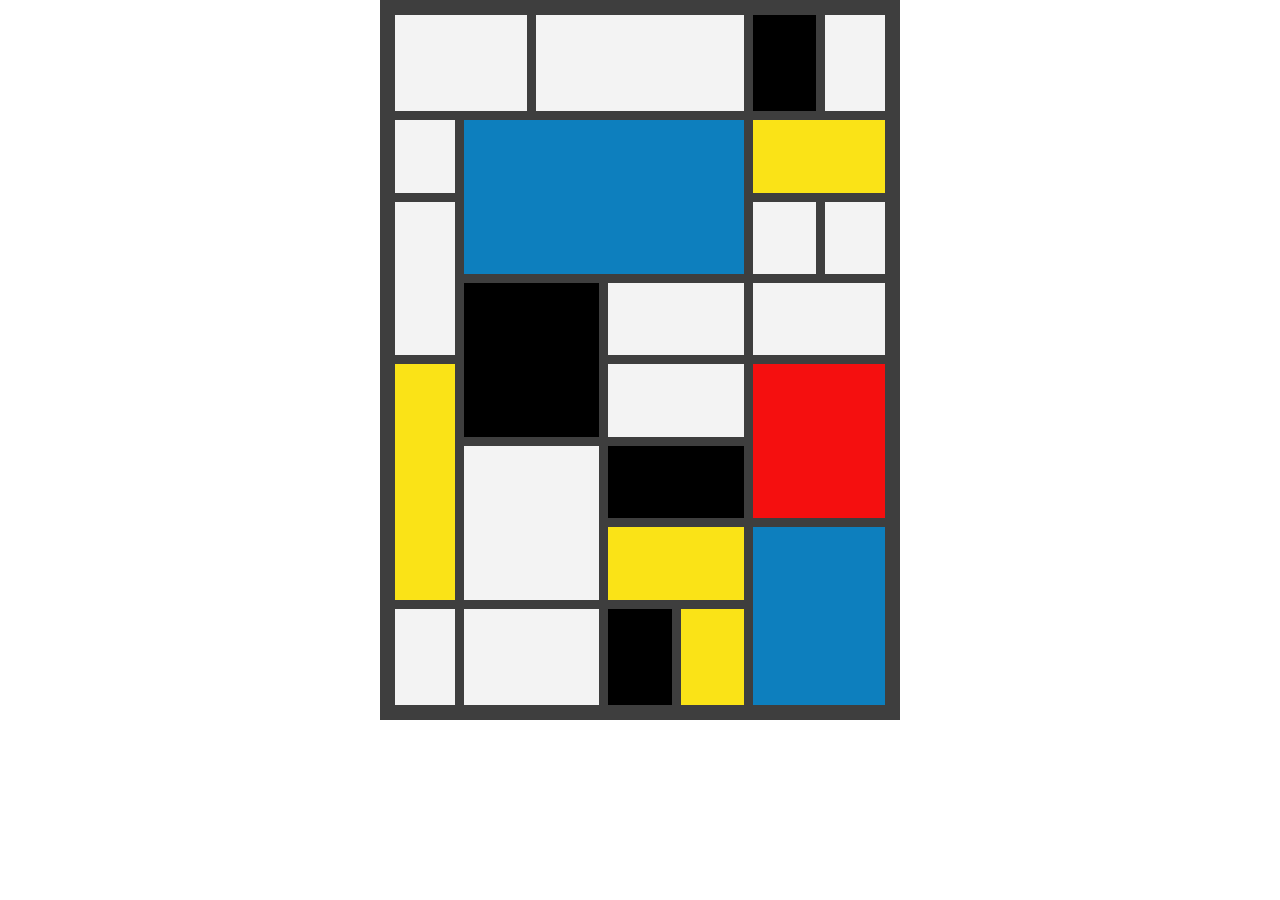
<file: pietMondrian/index.html>
<!DOCTYPE html>
<html lang="en">
<head>
    <meta charset="UTF-8">
    <title>Piet Mondrian picture</title>
    <link rel="stylesheet" href="css/reset.css">
    <link rel="stylesheet" href="css/style.css">
</head>
<body>
    <table>
        <tr>
            <td colspan="2" class="white-bg"></td>
            <td colspan="3" class="white-bg"></td>
            <td class="black-bg"></td>
            <td class="white-bg"></td>
        </tr>
        <tr>
            <td rowspan="2" class="white-bg"></td>
            <td rowspan="4" colspan="4" class="blue-bg"></td>
            <td colspan="2" rowspan="2" class="yellow-bg"></td>
        </tr>
        <tr>
        </tr>
        <tr>
            <td rowspan="3" class="white-bg"></td>
            <td rowspan="2" class="white-bg"></td>
            <td rowspan="2" class="white-bg"></td>
        </tr>
        <tr>
        </tr>
        <tr>
            <td rowspan="2" colspan="2" class="black-bg"></td>
            <td colspan="2" class="white-bg"></td>
            <td colspan="2" class="white-bg"></td>
        </tr>
        <tr>
            <td rowspan="3" class="yellow-bg"></td>
            <td colspan="2" class="white-bg"></td>
            <td rowspan="2" colspan="2" class="red-bg"></td>
        </tr>
        <tr>
            <td rowspan="2" colspan="2" class="white-bg"></td>
            <td colspan="2" class="black-bg"></td>
        </tr>
        <tr>
            <td colspan="2" class="yellow-bg"></td>
            <td rowspan="2" colspan="2" class="blue-bg"></td>
        </tr>
        <tr>
            <td class="white-bg"></td>
            <td colspan="2" class="white-bg"></td>
            <td class="black-bg"></td>
            <td class="yellow-bg"></td>
        </tr>
    </table>
</body>
</html>
</file>
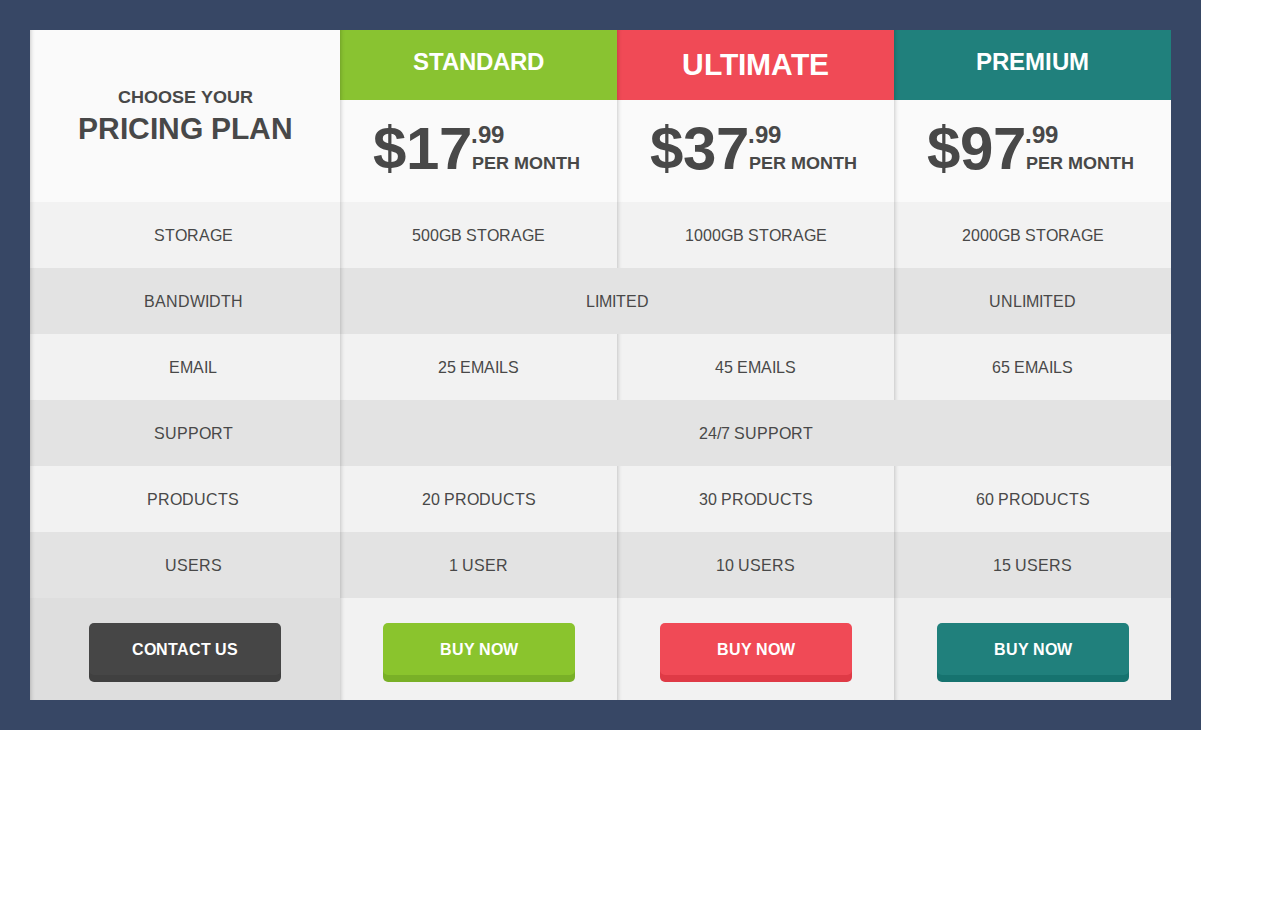
<file: pricingTable/index.html>
<!DOCTYPE html>
<html lang="en">
<head>
    <meta charset="UTF-8">
    <title>Price table</title>
    <link rel="stylesheet" href="https://use.fontawesome.com/releases/v5.1.0/css/all.css"
          integrity="sha384-lKuwvrZot6UHsBSfcMvOkWwlCMgc0TaWr+30HWe3a4ltaBwTZhyTEggF5tJv8tbt" crossorigin="anonymous">
    <link href="https://fonts.googleapis.com/css?family=Arimo:400,700" rel="stylesheet">
    <link rel="stylesheet" href="css/reset.css">
    <link rel="stylesheet" href="css/style.css">
</head>

<body>
<div class="container">
    <table class="price-table">
        <thead class="price-table-header">
        <tr>
            <th rowspan="2" class="top-left-cell">
                <p class="top-left-cell-small-text">Choose your</p>
                <p class="top-left-cell-big-text">Pricing plan</p>
            </th>
            <th class="standard-pricing-plan pricing-plan-cell">Standard</th>
            <th class="ultimate-pricing-plan pricing-plan-cell">Ultimate</th>
            <th class="premium-pricing-plan pricing-plan-cell">Premium</th>
        </tr>
        <tr>
            <th>
                <div class="price">
                    <span class="price-big-text">$17</span>
                    <span class="price-small-text">.99</span>
                </div>
            </th>
            <th>
                <div class="price">
                    <span class="price-big-text">$37</span>
                    <span class="price-small-text">.99</span>
                </div>
            </th>
            <th>
                <div class="price">
                    <span class="price-big-text">$97</span>
                    <span class="price-small-text">.99</span>
                </div>
            </th>
        </tr>
        </thead>

        <tfoot class="table-footer">
        <tr>
            <td>
                <a href="" class="footer-button contact-us-button">Contact us</a>
            </td>
            <td>
                <a href="" class="footer-button footer-green-button">Buy now</a>
            </td>
            <td>
                <a href="" class="footer-button footer-pink-button">Buy now</a>
            </td>
            <td>
                <a href="" class="footer-button footer-turquoise-button">Buy now</a>
            </td>
        </tr>
        </tfoot>

        <tbody>
        <tr class="price-table-body-row">
            <td>
                <i class="fas fa-archive"></i>
                <span>Storage</span>
            </td>
            <td>500gb Storage</td>
            <td>1000gb Storage</td>
            <td>2000gb Storage</td>
        </tr>
        <tr class="price-table-body-row">
            <td>
                <i class="fas fa-cloud-upload-alt"></i>
                <span>Bandwidth</span>
            </td>
            <td colspan="2">Limited</td>
            <td>Unlimited</td>

        </tr>
        <tr class="price-table-body-row">
            <td>
                <i class="fas fa-envelope"></i>
                <span>Email</span>
            </td>
            <td>25 Emails</td>
            <td>45 Emails</td>
            <td>65 Emails</td>
        </tr>
        <tr class="price-table-body-row">
            <td>
                <i class="far fa-life-ring"></i>
                <span>Support</span>
            </td>
            <td colspan="3">24/7 Support</td>

        </tr>
        <tr class="price-table-body-row">
            <td>
                <i class="fas fa-cube"></i>
                <span>Products</span>
            </td>
            <td>20 Products</td>
            <td>30 Products</td>
            <td>60 Products</td>
        </tr>
        <tr class="price-table-body-row">
            <td>
                <i class="fas fa-users"></i>
                <span>Users</span>
            </td>
            <td>1 User</td>
            <td>10 Users</td>
            <td>15 Users</td>
        </tr>
        </tbody>
    </table>
</div>
</body>
</html>
</file>
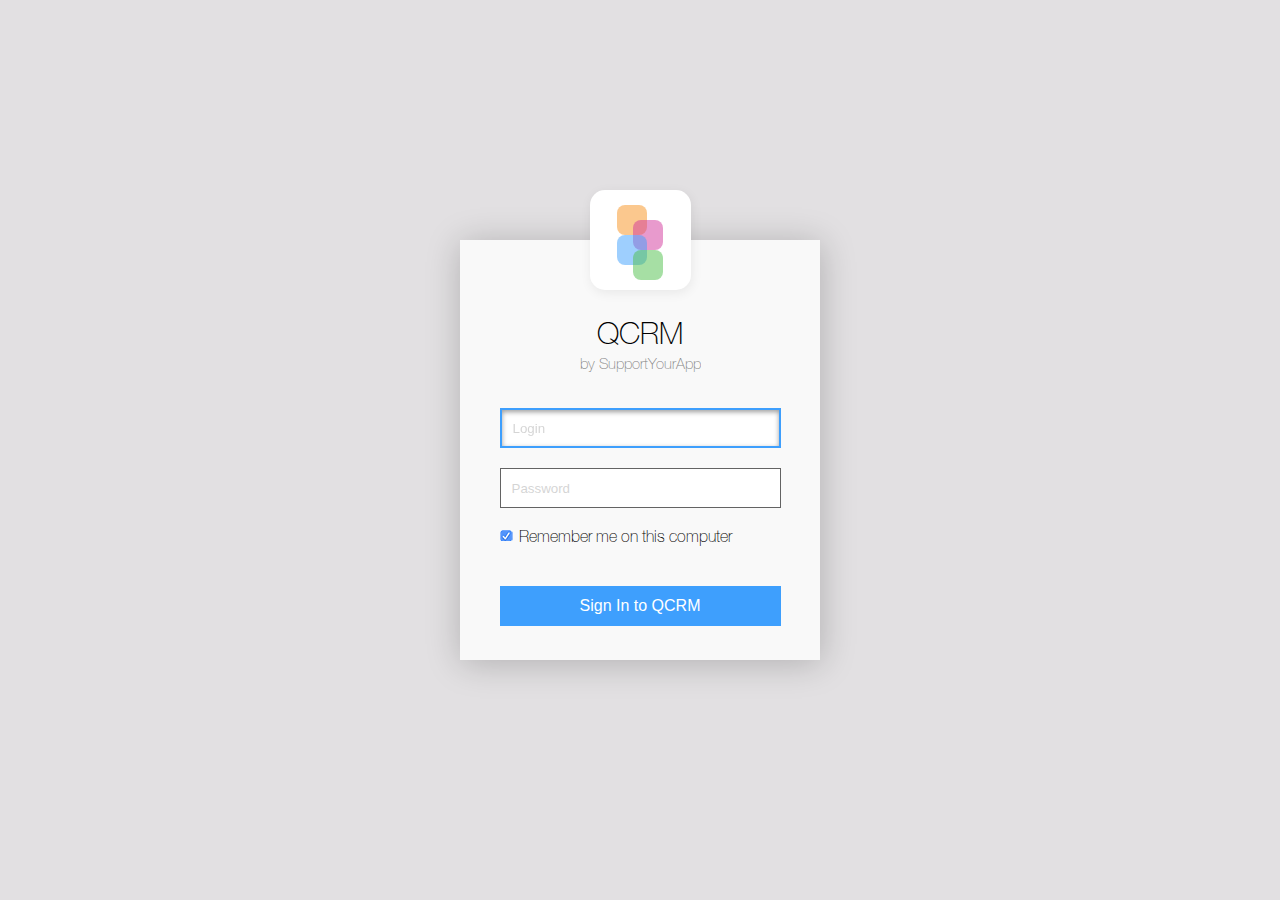
<file: QCRM/index.html>
<!DOCTYPE html>
<html lang="en">
<head>
    <meta charset="UTF-8">
<!--    <meta name="viewport" content="width=device-width, initial-scale=1.0">-->
    <title>QCRM</title>
    <link rel="stylesheet" href="css/main.css">
</head>
<body id="bodyBg" class="backgroundAnimation">
    <div class="loginBlock">
        <a href="javascript://" class="logo">
            <span class="logo__square logo__square_orange"></span>
            <span class="logo__square logo__square_violet"></span>
            <span class="logo__square logo__square_blue"></span>
            <span class="logo__square logo__square_green"></span>
        </a>
        <h1 class="loginBlock__title">Qcrm</h1>
        <p class="loginBlock__paragraph">by SupportYourApp</p>

        <form action="#" class="loginBlockForm" autocomplete="off">
            <input type="text" name="name" class="loginBlockForm__input" placeholder="Login" tabindex="1" autofocus
                   required>
            <input type="password" name="password" class="loginBlockForm__input" placeholder="Password"
                   tabindex="2" required>
            <label class="loginBlockForm__checkLabel">
                <input type="checkbox" checked name="text" class="loginBlockForm__checkInput">
                <span class="loginBlockForm__checkbox"></span>
                Remember me on this computer
            </label>
            <input type="submit" class="loginBlockForm__submitBtn" value="Sign In to QCRM">
        </form>
    </div>

<script type="text/javascript" src="js/script.min.js"></script>
</body>
</html>
</file>
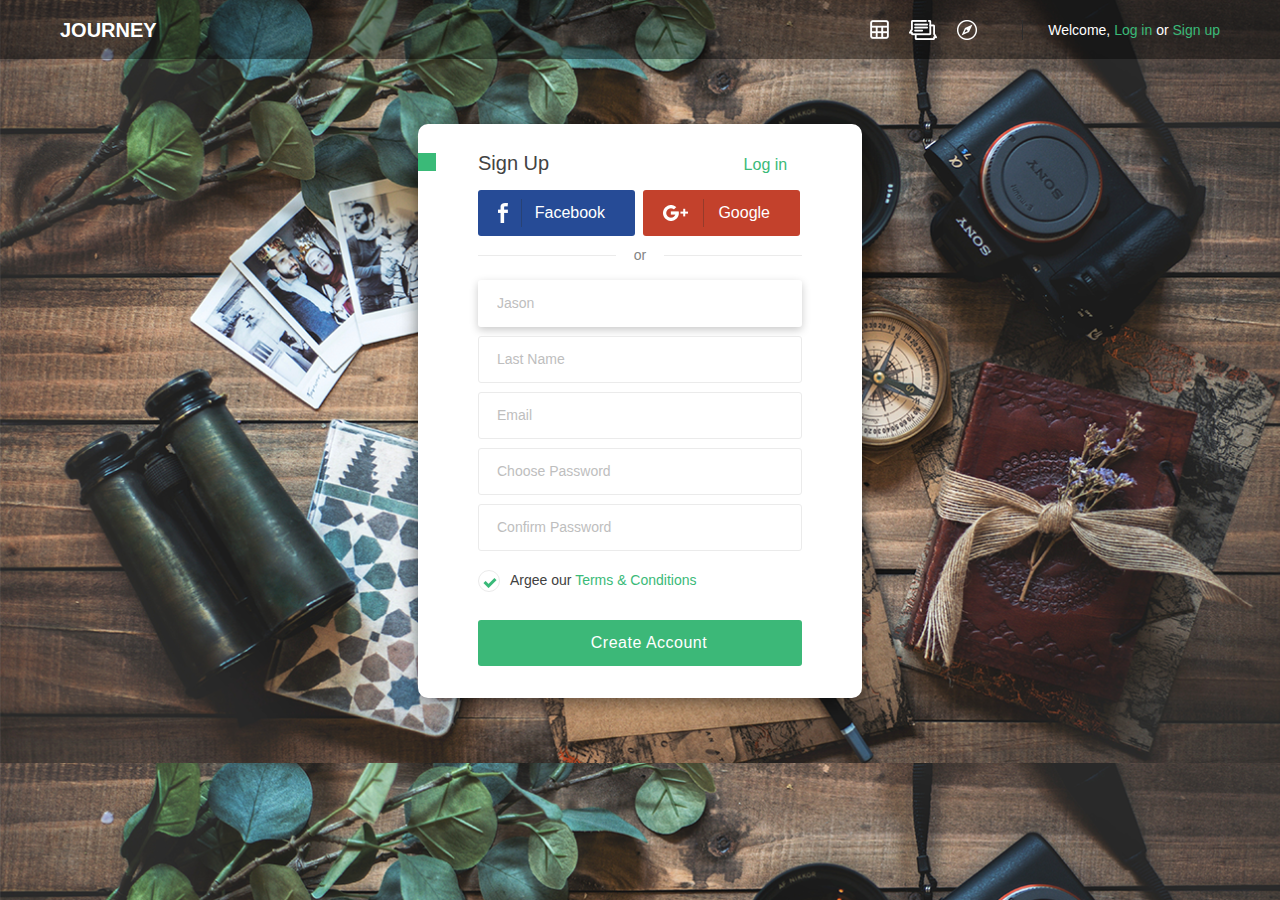
<file: registratinForm/index.html>
<!DOCTYPE html>
<html lang="en">
<head>
	<meta charset="UTF-8">
	<title>Registration form</title>
	<link rel="stylesheet" href="css/reset.css">
	<link rel="stylesheet" href="css/style.css">
</head>
<body>
<header class="header">
	<div class="header-container container">
		<a href="#" class="header-logo">Journey</a>
		<div class="header-content">
			<div class="icons">
				<a href="#" class="icon calendar-icon"></a>
				<a href="#" class="icon forum-icon"></a>
				<a href="#" class="icon compass-icon"></a>
			</div>
			<div class="header-authorization">
				<span>Welcome, <a href="#" class="green-link">Log in</a></span>
				<span>or <a href="#" class="green-link">Sign up</a></span>
			</div>
		</div>
	</div>
</header>

<div class="authorization-pop-up-container">
	<div class="authorization-pop-up">
		<span class="green-square"></span>
		<div class="sign-up">
			<h3 class="sign-up-name">Sign Up</h3>
			<a href="" class="green-link ">Log in</a>
		</div>
		<div class="social-bottom">
			<a href="" class="facebook-link social-bottom-link">
				<img class="facebook-icon" src="img/facebook.png" alt="Facebook logo">
				<hr class="vertical-line">
				<span class="social-link-text">Facebook</span>
			</a>
			<a href="" class="google-plus-link social-bottom-link">
				<img src="img/google-plus.png" alt="Google Plus logo">
				<hr class="vertical-line">
				<span class="social-link-text">Google</span>
			</a>
		</div>
		<span class="horizontal-line-info">
                <span class="horizontal-line-text">or</span>
            </span>

		<form action="#" class="authorization-form" autocomplete="off">

			<input type="text" name="name" class="authorization-form-field" placeholder="Jason" tabindex="1" autofocus
			       required>
			<input type="text" name="name" class="authorization-form-field" placeholder="Last Name" tabindex="2"
			       required>
			<input type="email" name="email" class="authorization-form-field" placeholder="Email" tabindex="3" required>
			<input type="password" name="password" class="authorization-form-field" placeholder="Choose Password"
			       tabindex="4" required>
			<input type="password" name="password" class="authorization-form-field" placeholder="Confirm Password"
			       tabindex="5" required>
			<input type="checkbox" checked name="text" id="agree" class="visuallyhidden">
			<label for="agree">Argee our <a href="#" class="green-link">Terms &#38; Conditions</a></label>
			<input type="submit" class="green-submit-bottom" value="Create Account">
		</form>
	</div>
</div>
</body>
</html>
</file>
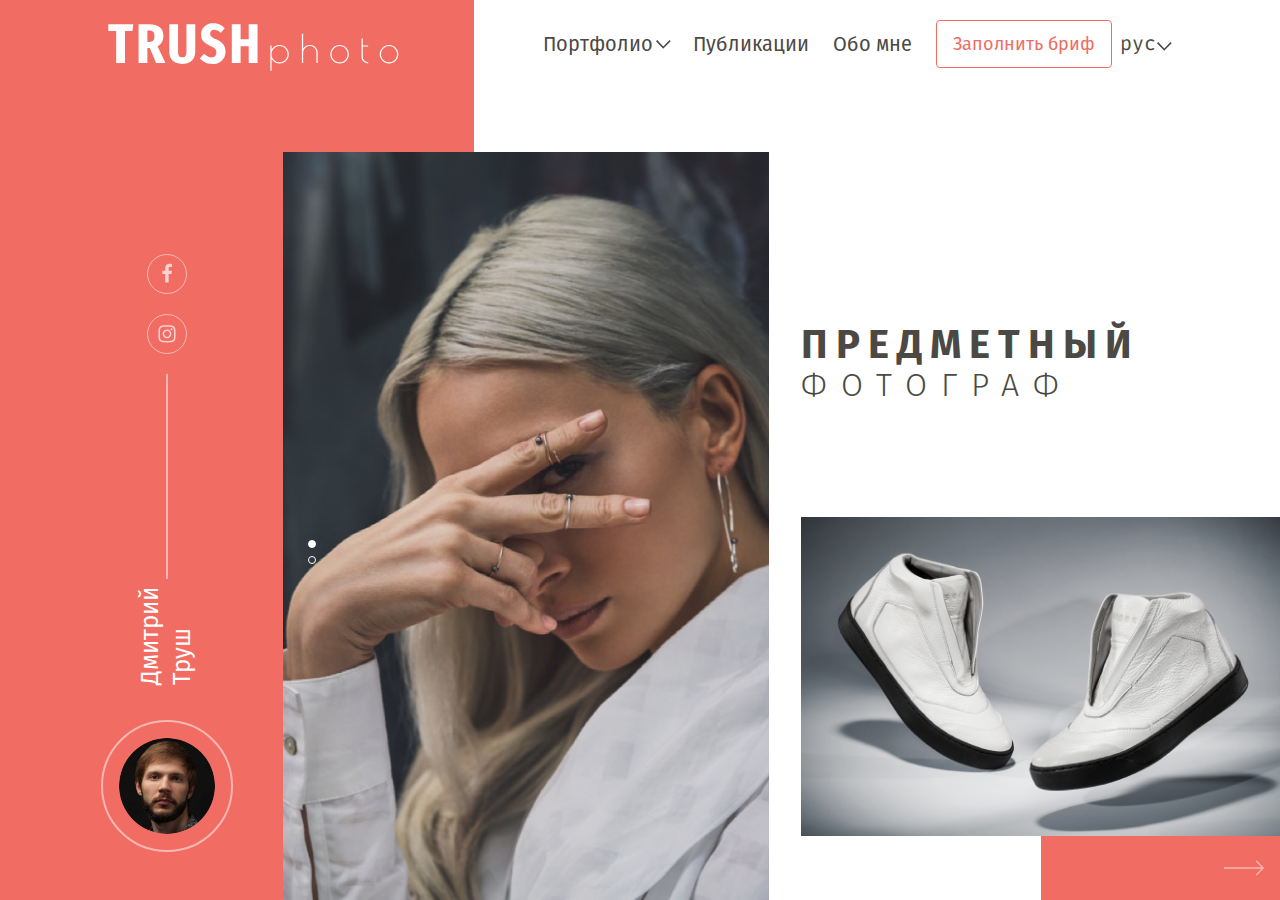
<file: Trush.photo/index.html>
<!DOCTYPE html>
<html lang="ru">
<head>
	<meta charset="UTF-8">
	<meta name="viewport" content="width=device-width, initial-scale=1.0">
	<title>Trush.photo</title>
	<link rel="stylesheet" href="css/main.css">
</head>
<body>
<main>
	<nav class="navbar">
		<div class="navbar__container container">
			<a href="./index.html" class="logo">
				<svg
						class="logo__svg logo__svg_white"
						width="302"
						height="56"
						viewBox="0 0 302 56"
						fill="white"
						xmlns="http://www.w3.org/2000/svg">
					<path
							d="M25.312 8.192L24.416 14.912H16.968V47H8.176V14.912H0.28V8.192H25.312ZM48.1149 47L41.7869 32.048H41.5069H39.3789V47H30.5869V8.192H40.9469C50.5789 8.192 55.3949 12.112 55.3949 19.952C55.3949 22.2293 54.9096 24.2827 53.9389 26.112C53.0056 27.9413 51.5309 29.36 49.5149 30.368L57.4669 47H48.1149ZM41.1709 25.944C43.0376 25.944 44.3816 25.4773 45.2029 24.544C46.0243 23.5733 46.4349 22.0427 46.4349 19.952C46.4349 18.048 45.9869 16.648 45.0909 15.752C44.2323 14.856 42.8323 14.408 40.8909 14.408H39.3789V25.944H41.1709ZM87.2484 35.8C87.2484 38.1147 86.7631 40.1867 85.7924 42.016C84.8218 43.808 83.3658 45.2453 81.4244 46.328C79.4831 47.3733 77.0938 47.896 74.2564 47.896C70.0004 47.896 66.7711 46.7947 64.5684 44.592C62.3658 42.3893 61.2644 39.4587 61.2644 35.8V8.192H70.0564V35.408C70.0564 37.424 70.3738 38.9173 71.0084 39.888C71.6804 40.8587 72.7631 41.344 74.2564 41.344C75.7498 41.344 76.8138 40.8587 77.4484 39.888C78.1204 38.9173 78.4564 37.424 78.4564 35.408V8.192H87.2484V35.8ZM105.24 7.24C107.666 7.24 109.794 7.65066 111.624 8.472C113.49 9.29333 115.189 10.5253 116.72 12.168L112.856 16.76C110.616 14.7067 108.394 13.68 106.192 13.68C104.922 13.68 103.933 14.0533 103.224 14.8C102.514 15.5467 102.16 16.536 102.16 17.768C102.16 18.9627 102.57 19.952 103.392 20.736C104.213 21.4827 105.8 22.36 108.152 23.368C110.317 24.3387 112.072 25.3467 113.416 26.392C114.76 27.4 115.768 28.6507 116.44 30.144C117.149 31.6373 117.504 33.4853 117.504 35.688C117.504 38.04 116.962 40.1493 115.88 42.016C114.834 43.8827 113.322 45.3387 111.344 46.384C109.365 47.4293 107.05 47.952 104.4 47.952C101.637 47.952 99.2477 47.4667 97.2317 46.496C95.2157 45.5253 93.4051 44.1813 91.7997 42.464L95.9997 37.816C97.3437 39.0107 98.6131 39.9253 99.8077 40.56C101.04 41.1573 102.346 41.456 103.728 41.456C105.258 41.456 106.416 41.008 107.2 40.112C107.984 39.1787 108.376 37.928 108.376 36.36C108.376 34.9413 107.984 33.784 107.2 32.888C106.416 31.9547 104.997 31.0773 102.944 30.256C99.3597 28.7627 96.8211 27.12 95.3277 25.328C93.8344 23.4987 93.0877 21.2027 93.0877 18.44C93.0877 16.2373 93.6104 14.296 94.6557 12.616C95.7011 10.8987 97.1384 9.57333 98.9677 8.64C100.834 7.70666 102.925 7.24 105.24 7.24ZM140.719 47V30.256H132.599V47H123.807V8.192H132.599V23.368H140.719V8.192H149.511V47H140.719Z"/>
					<path
							d="M162.34 54.8V29.45H163.588V33.74C164.29 32.31 165.382 31.166 166.864 30.308C168.372 29.45 169.932 29.021 171.544 29.021C174.118 29.021 176.302 29.931 178.096 31.751C179.916 33.545 180.826 35.703 180.826 38.225C180.826 40.747 179.916 42.918 178.096 44.738C176.302 46.532 174.118 47.429 171.544 47.429C169.984 47.429 168.463 47.013 166.981 46.181C165.499 45.323 164.368 44.179 163.588 42.749V54.8H162.34ZM163.51 38.264C163.51 40.448 164.303 42.346 165.889 43.958C167.501 45.544 169.399 46.337 171.583 46.337C173.793 46.337 175.678 45.544 177.238 43.958C178.798 42.346 179.578 40.448 179.578 38.264C179.578 36.054 178.785 34.143 177.199 32.531C175.639 30.919 173.767 30.113 171.583 30.113C169.399 30.113 167.501 30.932 165.889 32.57C164.303 34.182 163.51 36.08 163.51 38.264ZM195.152 47H193.904V17.789H195.152V32.843C196.452 30.295 198.701 29.021 201.899 29.021C204.083 29.021 205.916 29.775 207.398 31.283C208.906 32.791 209.66 34.624 209.66 36.782V47H208.412V36.782C208.412 34.962 207.775 33.402 206.501 32.102C205.227 30.776 203.693 30.113 201.899 30.113C200.105 30.113 198.532 30.776 197.18 32.102C195.828 33.428 195.152 34.988 195.152 36.782V47ZM231.448 47.429C228.952 47.429 226.807 46.506 225.013 44.66C223.219 42.788 222.322 40.617 222.322 38.147C222.322 35.677 223.232 33.545 225.052 31.751C226.872 29.931 229.056 29.021 231.604 29.021C234.178 29.021 236.362 29.931 238.156 31.751C239.976 33.545 240.886 35.69 240.886 38.186C240.886 40.656 240.002 42.814 238.234 44.66C236.466 46.506 234.321 47.429 231.799 47.429H231.448ZM239.638 38.264C239.638 36.054 238.845 34.143 237.259 32.531C235.699 30.919 233.827 30.113 231.643 30.113C229.459 30.113 227.561 30.932 225.949 32.57C224.363 34.182 223.57 36.08 223.57 38.264C223.57 40.448 224.363 42.346 225.949 43.958C227.561 45.544 229.459 46.337 231.643 46.337C233.853 46.337 235.738 45.544 237.298 43.958C238.858 42.346 239.638 40.448 239.638 38.264ZM260.226 46.142V47.234C258.38 47.234 256.807 46.623 255.507 45.401C254.207 44.153 253.557 42.567 253.557 40.643V22.391H254.805V29.489H260.187V30.581H254.805V40.643C254.805 42.229 255.325 43.542 256.365 44.582C257.431 45.622 258.718 46.142 260.226 46.142ZM280.866 47.429C278.37 47.429 276.225 46.506 274.431 44.66C272.637 42.788 271.74 40.617 271.74 38.147C271.74 35.677 272.65 33.545 274.47 31.751C276.29 29.931 278.474 29.021 281.022 29.021C283.596 29.021 285.78 29.931 287.574 31.751C289.394 33.545 290.304 35.69 290.304 38.186C290.304 40.656 289.42 42.814 287.652 44.66C285.884 46.506 283.739 47.429 281.217 47.429H280.866ZM289.056 38.264C289.056 36.054 288.263 34.143 286.677 32.531C285.117 30.919 283.245 30.113 281.061 30.113C278.877 30.113 276.979 30.932 275.367 32.57C273.781 34.182 272.988 36.08 272.988 38.264C272.988 40.448 273.781 42.346 275.367 43.958C276.979 45.544 278.877 46.337 281.061 46.337C283.271 46.337 285.156 45.544 286.716 43.958C288.276 42.346 289.056 40.448 289.056 38.264Z"/>
				</svg>
			</a>
			<div class="navbar__rectangle"></div>

			<div class="navbar__content">
				<div id="navbarBurger" class="navbarBurger">
					<span class="navbarBurger__line"></span>
					<span class="navbarBurger__line navbarBurger__line_long"></span>
					<span class="navbarBurger__line"></span>
				</div>

				<div class="navbarMenu">
					<a href="./index.html" class="logoDark">
						<svg
							class="logoDark__svg"
							xmlns="http://www.w3.org/2000/svg"
						    width="174"
						    height="32"
						    fill="none"
						    viewBox="0 0 174 32">
							<path
									fill="#4C4944"
									d="M14.584 4.64l-.516 3.872H9.776V27H4.711V8.512H.16V4.64h14.423zM27.722 27l-3.646-8.615h-1.387V27h-5.066V4.64h5.969c5.55 0 8.324 2.259 8.324 6.776 0 1.312-.28 2.495-.839 3.55-.537 1.053-1.387 1.87-2.549 2.451L33.11 27h-5.388zM23.72 14.868c1.076 0 1.85-.268 2.323-.806.473-.56.71-1.441.71-2.646 0-1.097-.258-1.904-.774-2.42-.495-.516-1.302-.774-2.42-.774h-.871v6.646h1.032zm26.548 5.679c0 1.334-.28 2.527-.839 3.581-.56 1.033-1.398 1.861-2.517 2.485-1.118.602-2.495.903-4.13.903-2.452 0-4.312-.634-5.581-1.903-1.27-1.27-1.904-2.958-1.904-5.066V4.64h5.066v15.681c0 1.162.182 2.022.548 2.581.387.56 1.011.84 1.871.84.86 0 1.474-.28 1.84-.84.387-.559.58-1.42.58-2.58V4.64h5.066v15.907zM60.635 4.092c1.398 0 2.624.237 3.678.71 1.075.473 2.054 1.183 2.936 2.13l-2.226 2.645c-1.29-1.183-2.57-1.775-3.84-1.775-.731 0-1.301.215-1.71.646-.408.43-.613 1-.613 1.71 0 .688.237 1.258.71 1.71.473.43 1.387.935 2.742 1.516 1.248.56 2.26 1.14 3.033 1.742a5.478 5.478 0 0 1 1.743 2.162c.408.86.613 1.925.613 3.195 0 1.355-.312 2.57-.936 3.645-.602 1.076-1.473 1.915-2.613 2.517-1.14.602-2.474.904-4.001.904-1.592 0-2.969-.28-4.13-.84a10.498 10.498 0 0 1-3.13-2.322l2.42-2.678c.774.688 1.506 1.215 2.194 1.58a5.11 5.11 0 0 0 2.259.517c.881 0 1.548-.258 2-.775.452-.537.678-1.258.678-2.161 0-.818-.226-1.485-.678-2-.452-.539-1.27-1.044-2.452-1.517-2.065-.86-3.528-1.807-4.388-2.84-.86-1.053-1.29-2.376-1.29-3.968 0-1.27.3-2.388.903-3.356A6.083 6.083 0 0 1 57.02 4.9c1.076-.538 2.28-.807 3.614-.807zM81.077 27v-9.647h-4.679V27h-5.065V4.64h5.065v8.744h4.679V4.64h5.065V27h-5.065zM93.534 31.637V17.03h.719v2.472c.404-.824 1.033-1.483 1.887-1.977.869-.495 1.768-.742 2.697-.742 1.483 0 2.741.524 3.775 1.573 1.048 1.034 1.573 2.277 1.573 3.73 0 1.453-.525 2.704-1.573 3.753-1.034 1.033-2.292 1.55-3.775 1.55-.9 0-1.776-.24-2.63-.719-.853-.494-1.505-1.154-1.954-1.977v6.943h-.72zm.674-9.527c0 1.258.457 2.351 1.37 3.28.93.914 2.023 1.37 3.281 1.37 1.273 0 2.359-.456 3.258-1.37.899-.929 1.348-2.022 1.348-3.28 0-1.274-.456-2.375-1.37-3.304-.899-.928-1.978-1.393-3.236-1.393-1.258 0-2.352.472-3.28 1.416-.914.929-1.371 2.022-1.371 3.28zm18.231 5.033h-.719v-16.83h.719v8.673c.749-1.468 2.044-2.202 3.887-2.202 1.258 0 2.314.434 3.168 1.303.869.87 1.304 1.925 1.304 3.169v5.887h-.72v-5.887a3.716 3.716 0 0 0-1.101-2.697c-.734-.764-1.617-1.146-2.651-1.146-1.034 0-1.94.382-2.719 1.146-.779.764-1.168 1.663-1.168 2.697v5.887zm20.912.247c-1.438 0-2.674-.532-3.708-1.595-1.033-1.079-1.55-2.33-1.55-3.753s.524-2.651 1.573-3.685c1.048-1.049 2.307-1.573 3.775-1.573 1.483 0 2.741.524 3.775 1.573 1.048 1.034 1.573 2.27 1.573 3.708 0 1.423-.51 2.666-1.528 3.73-1.019 1.063-2.255 1.595-3.708 1.595h-.202zm4.719-5.28c0-1.274-.457-2.375-1.371-3.304-.899-.928-1.977-1.393-3.236-1.393-1.258 0-2.352.472-3.28 1.416-.914.929-1.371 2.022-1.371 3.28 0 1.259.457 2.352 1.371 3.281.928.914 2.022 1.37 3.28 1.37 1.274 0 2.36-.456 3.259-1.37.898-.929 1.348-2.022 1.348-3.28zm11.862 4.538v.63c-1.064 0-1.97-.352-2.719-1.056-.749-.72-1.124-1.633-1.124-2.742V12.964h.719v4.09h3.101v.629h-3.101v5.797c0 .914.3 1.67.899 2.27a3.07 3.07 0 0 0 2.225.898zm11.891.742c-1.438 0-2.674-.532-3.707-1.595-1.034-1.079-1.551-2.33-1.551-3.753s.524-2.651 1.573-3.685c1.049-1.049 2.307-1.573 3.775-1.573 1.483 0 2.741.524 3.775 1.573 1.049 1.034 1.573 2.27 1.573 3.708 0 1.423-.509 2.666-1.528 3.73-1.019 1.063-2.255 1.595-3.708 1.595h-.202zm4.719-5.28c0-1.274-.457-2.375-1.371-3.304-.899-.928-1.977-1.393-3.236-1.393-1.258 0-2.351.472-3.28 1.416-.914.929-1.371 2.022-1.371 3.28 0 1.259.457 2.352 1.371 3.281.929.914 2.022 1.37 3.28 1.37 1.274 0 2.36-.456 3.259-1.37.898-.929 1.348-2.022 1.348-3.28z"/>
						</svg>
					</a>

					<ul class="navbarNav">
						<li id="portfolioItem" class="navbarNav__item navbarNav__item_portfolio">
							<a href="javascript://" class="navbarNav__link navbarNav__link_portfolio">Портфолио
								<svg id="navbarNavArrow" class="navbarNav__arrow" xmlns="http://www.w3.org/2000/svg"
								     width="16" height="16" fill="none"
								     viewBox="0 0 16 16">
									<path fill="#4C4944" fill-rule="evenodd"
									      d="M8.37 15.59l-.084.087L1 8.231l1.131-1.156 6.167 6.302L14.538 7l1.13 1.156-7.285 7.446-.012-.012z"
									      clip-rule="evenodd"/>
								</svg>
							</a>
							<ul class="navbarNavSubMenu">
								<li id="portfolioImageItem" class="navbarNavSubMenu__item">
									<a href="./portfolioImage.html" class="navbarNavSubMenu__link">Предметка
										имиджевая</a>
								</li>
								<li id="portfolioCatalogueItem" class="navbarNavSubMenu__item">
									<a href="./portfolioCatalogue.html" class="navbarNavSubMenu__link">Предметка
										каталожная</a>
								</li>
							</ul>
						</li>
						<li class="navbarNav__item">
							<a href="./publications.html" class="navbarNav__link">Публикации</a>
						</li>
						<li class="navbarNav__item">
							<a href="./about.html" class="navbarNav__link">Обо мне</a>
						</li>
					</ul>
					<div class="navbarMenu__btn">Заполнить бриф</div>
					<span class="navbarMenu__line"></span>
					<ul class="navbarLanguage">
						<li class="navbarLanguage__item">
							<a href="javascript://" class="navbarLanguage__link navbarLanguage__link_active">
								pус
							</a>
						</li>
						<li class="navbarLanguage__item">
							<a href="javascript://" class="navbarLanguage__link">
								укр
							</a>
						</li>
						<li class="navbarLanguage__item">
							<a href="javascript://" class="navbarLanguage__link">
								eng
							</a>
						</li>
					</ul>
					<div class="navbarLanguageDesktop">
						<a id="navbarLanguageDesktopLink" href="javascript://" class="navbarLanguageDesktop__link">рус
							<svg id="navbarLanguageArrow" class="navbarLanguageDesktop__arrow"
							     xmlns="http://www.w3.org/2000/svg" width="16" height="16" fill="none"
							     viewBox="0 0 16 16">
								<path fill="#4C4944" fill-rule="evenodd"
								      d="M8.37 15.59l-.084.087L1 8.231l1.131-1.156 6.167 6.302L14.538 7l1.13 1.156-7.285 7.446-.012-.012z"
								      clip-rule="evenodd"/>
							</svg>
						</a>
						<ul class="navbarLanguageDesktopSubMenu">
							<li class="navbarLanguageDesktopSubMenu__item">
								<a href="javascript://" class="navbarLanguageDesktopSubMenu__link">укр</a>
							</li>
							<li class="navbarLanguageDesktopSubMenu__item">
								<a href="javascript://" class="navbarLanguageDesktopSubMenu__link">eng</a>
							</li>
						</ul>
					</div>
				</div>
			</div>
		</div>
	</nav>
	<section class="homePageContent">
		<div class="homePageContent__container container">
			<div class="personalInfo">
				<div class="personalInfoSocial">
					<a href="https://www.facebook.com/trush.photo/" class="personalInfoSocial__link" target="_blank">
						<svg class="personalInfoSocial__img" xmlns="http://www.w3.org/2000/svg" width="40" height="40"
						     fill="none" viewBox="0 0 40 40">
							<circle cx="20" cy="20" r="19.5" stroke="#fff" stroke-opacity=".5"/>
							<path fill="#fff" fill-opacity=".7"
							      d="M24.99 9.991v2.947h-1.752c-.64 0-1.071.133-1.295.401-.223.268-.335.67-.335 1.206v2.109h3.27l-.435 3.304h-2.835v8.47h-3.415v-8.47h-2.846v-3.304h2.846v-2.433c0-1.384.387-2.455 1.161-3.214.774-.767 1.804-1.15 3.092-1.15 1.093 0 1.942.045 2.544.134z"/>
						</svg>
					</a>
					<a href="https://www.instagram.com/photo.trush/" class="personalInfoSocial__link" target="_blank">
						<svg class="personalInfoSocial__img" xmlns="http://www.w3.org/2000/svg" width="40" height="40"
						     fill="none" viewBox="0 0 40 40">
							<circle cx="20" cy="20" r="19.5" stroke="#fff" stroke-opacity=".5"/>
							<path fill="#fff" fill-opacity=".7"
							      d="M22.017 21.877a2.753 2.753 0 0 0 .837-2.02c0-.788-.279-1.462-.837-2.02a2.752 2.752 0 0 0-2.02-.837c-.788 0-1.462.279-2.02.837a2.753 2.753 0 0 0-.837 2.02c0 .789.28 1.462.837 2.02a2.753 2.753 0 0 0 2.02.837c.789 0 1.462-.279 2.02-.837zm1.094-5.134c.856.856 1.284 1.894 1.284 3.114s-.428 2.258-1.284 3.114c-.856.856-1.894 1.284-3.114 1.284s-2.258-.428-3.114-1.284c-.855-.856-1.283-1.894-1.283-3.114s.428-2.258 1.283-3.114c.856-.855 1.894-1.283 3.114-1.283s2.258.428 3.114 1.283zm2.188-2.187c.2.2.3.443.3.725a.99.99 0 0 1-.3.726c-.201.2-.443.301-.726.301a.989.989 0 0 1-.725-.301.989.989 0 0 1-.302-.726c0-.283.1-.524.302-.725.2-.201.442-.301.725-.301s.525.1.726.3zm-4.454-1.73h-1.708a30.165 30.165 0 0 0-1.171 0c-.268 0-.629.011-1.083.033-.446.015-.83.053-1.15.112a4.214 4.214 0 0 0-.792.2c-.372.15-.699.366-.982.648-.282.283-.498.61-.647.982a4.759 4.759 0 0 0-.212.804c-.052.312-.09.696-.112 1.15-.015.446-.026.803-.033 1.07v1.184l.011.848-.011.86v1.171c.007.268.018.63.033 1.083.023.446.06.83.112 1.15.06.312.13.576.212.792.149.372.365.7.647.982.283.283.61.499.982.647.216.082.48.153.793.212.32.052.703.09 1.15.112l1.082.034h1.172l.86-.012.847.012h1.184l1.07-.034c.455-.022.838-.06 1.15-.111.32-.06.588-.13.804-.213.372-.148.7-.364.982-.647.283-.283.499-.61.648-.982a4.22 4.22 0 0 0 .2-.793c.06-.32.097-.703.112-1.149.022-.454.034-.815.034-1.083a30.17 30.17 0 0 0 0-1.172v-.859-.848c.007-.52.007-.915 0-1.183 0-.268-.012-.625-.034-1.072a7.61 7.61 0 0 0-.112-1.15 4.21 4.21 0 0 0-.2-.803 2.896 2.896 0 0 0-.648-.982 2.897 2.897 0 0 0-.982-.647 4.201 4.201 0 0 0-.804-.201 7.61 7.61 0 0 0-1.15-.112 22.567 22.567 0 0 0-1.07-.033 30.717 30.717 0 0 0-1.184 0zm7.668 3.493c.037.655.056 1.834.056 3.538 0 1.704-.019 2.883-.056 3.538-.075 1.548-.536 2.746-1.384 3.594-.848.848-2.046 1.31-3.594 1.384-.655.037-1.834.056-3.538.056-1.704 0-2.883-.019-3.538-.056-1.547-.075-2.745-.536-3.593-1.384-.849-.848-1.31-2.046-1.384-3.594-.038-.655-.056-1.834-.056-3.538 0-1.704.018-2.883.056-3.538.074-1.547.535-2.745 1.384-3.594.848-.848 2.046-1.31 3.593-1.383.655-.038 1.834-.056 3.538-.056 1.704 0 2.883.018 3.538.056 1.548.074 2.746.535 3.594 1.383.848.849 1.31 2.047 1.384 3.594z"/>
						</svg>
					</a>
				</div>
				<span class="personalInfo__line"></span>
				<h3 class="personalInfo__text">Дмитрий Труш</h3>
				<a href="./about.html" class="personalInfoImg">
					<img src="./img/self_img.png" class="personalInfoImg__img" alt="Photo">
				</a>
			</div>
			<section class="homePageSlider">
				<div class="homePageSliderBox">
					<ul id="homePageSliderList" class="owl-carousel homePageSliderList">
						<li class="homePageSliderList__item no-margin">
							<a href="./portfolioImage.html" class="homePageSliderList__link">
								<img src="./img/img1_large.png" class="homePageSliderList__img" alt="Photo">
							</a>
						</li>
						<li class="homePageSliderList__item no-margin">
							<a href="./portfolioImage.html" class="homePageSliderList__link">
								<img src="./img/img1_large.png" class="homePageSliderList__img" alt="Photo">
							</a>
						</li>
					</ul>
				</div>
			</section>
			<section class="contentBlock">
				<h1 class="contentBlock__title">
					<div class="contentBlock__title_bold">предметный</div>
					<div class="contentBlock__title_light">фотограф</div>
				</h1>
				<div class="contentBlock__box">
					<div class="contentBlockPicture">
						<div class="contentBlockPicture__darkRectangle"></div>
						<a href="./portfolioImage.html" class="contentBlockPicture__box_small">
							<img src="./img/food_photo_large.png" class="contentBlockPicture__img_vertical" alt="Photo">
						</a>
						<a href="./portfolioImage.html" class="contentBlockPicture__box_big">
							<img src="./img/portfolio_shoes_1.png" class="contentBlockPicture__img_horizontal"
							     alt="Photo">
						</a>
					</div>
					<div class="contentBlockArrow">
						<a href="./portfolioImage.html" class="contentBlockArrow__link">
							<svg
									class="contentBlockArrow__arrow"
									xmlns="http://www.w3.org/2000/svg"
									width="40"
									height="16"
									fill="none"
									viewBox="0 0 40 16">
								<path fill="#fff" fill-opacity=".5" fill-rule="evenodd"
								      d="M37.581 7.333H0v1.334h37.49l-5.615 5.952.893.933 6.597-6.885h.01v-.01L40 8l-.045-.048.005-.005-.409-.426-.176-.188L39.062 7l-.005.006L32.803.497l-.892.934 5.67 5.902z"
								      clip-rule="evenodd"/>
							</svg>
						</a>
					</div>
				</div>
			</section>
		</div>
	</section>
</main>

<div class="blurModal">
	<svg class="blurModal__svg" xmlns="http://www.w3.org/2000/svg" xmlns:xlink="http://www.w3.org/1999/xlink"
	     width="354" height="354" viewBox="0 0 354 354">
		<metadata><?xpacket begin="﻿" id="W5M0MpCehiHzreSzNTczkc9d"?>
			<x:xmpmeta xmlns:x="adobe:ns:meta/"
			           x:xmptk="Adobe XMP Core 5.6-c140 79.160451, 2017/05/06-01:08:21        ">
				<rdf:RDF xmlns:rdf="http://www.w3.org/1999/02/22-rdf-syntax-ns#">
					<rdf:Description rdf:about=""/>
				</rdf:RDF>
			</x:xmpmeta>
			<?xpacket end="w"?></metadata>
		<image id="Слой_1" data-name="Слой 1" y="9" width="354" height="336"
		       xlink:href="[data-uri]"/>
	</svg>
</div>

<section class="brief">
	<div class="brief__crossBlock container">
		<button class="brief__crossButton">
			<svg
					class="brief__cross"
					xmlns="http://www.w3.org/2000/svg"
					width="32"
					height="32"
					fill="none"
					viewBox="0 0 32 32">
				<path fill="#4C4944" fill-rule="evenodd"
				      d="M17.916 15.714L27 6.43 25.601 5l-9.1 9.3-9.169-9.17-1.445 1.383 9.216 9.216-9.084 9.284 1.398 1.43 9.1-9.3 9.17 9.17 1.444-1.384-9.215-9.215z"
				      clip-rule="evenodd"/>
			</svg>
		</button>
	</div>
	<div class="brief__box">
		<svg
				class="brief__circle brief__circle_left"
				xmlns="http://www.w3.org/2000/svg"
				width="544"
				height="544"
				fill="none"
				viewBox="0 0 544 544">
			<path fill="#B5BAB6" fill-opacity=".2" fill-rule="evenodd"
			      d="M272 544c150.221 0 272-121.779 272-272S422.221 0 272 0 0 121.779 0 272s121.779 272 272 272zm0-88.816c101.17 0 183.184-82.014 183.184-183.184S373.17 88.816 272 88.816 88.816 170.83 88.816 272 170.83 455.184 272 455.184z"
			      clip-rule="evenodd"/>
		</svg>
		<div class="brief__content container">
			<h1 class="brief__title">Заполнить бриф</h1>
			<form
					class="briefForm"
					action="#"
					method="post"
					name="brief"
					target="_self"
					id="briefForm"
			>
				<div class="briefForm__block">
					<label class="briefForm__label" for="name">Имя *</label>
					<input class="briefForm__input"
					       id="name"
					       type="text"
					       name="name"
					       autofocus="autofocus"
					>
				</div>

				<div class="briefForm__block">
					<label class="briefForm__label" for="phone">Телефон *</label>
					<input class="briefForm__input"
					       id="phone"
					       type="tel"
					       name="phone"
					>
				</div>

				<div class="briefForm__block">
					<label class="briefForm__label" for="email">E-mail *</label>
					<input class="briefForm__input"
					       id="email"
					       type="email"
					       name="email"
					>
				</div>

				<div class="briefForm__block">
					<label class="briefForm__label" for="product">Товар или группа товаров (услуг) *</label>
					<input class="briefForm__input"
					       id="product"
					       type="text"
					       name="product"
					       placeholder="Чем является продукт?"
					>
				</div>

				<div class="briefForm__block">
					<label class="briefForm__label" for="features">Особенности, нюансы (товара, услуги)</label>
					<input class="briefForm__input" id="features" type="text" name="features">
				</div>

				<div class="briefForm__block">
					<label class="briefForm__label" for="audience">ЦА вашего потенциального потребителя</label>
					<input class="briefForm__input" id="audience" type="text" name="audience" placeholder="Опишите ЦА">
				</div>

				<div class="briefFormFieldset">
					<p class="briefFormFieldset__title">Где будут использоваться материалы</p>

					<div class="briefFormFieldset__container">
						<div class="briefFormFieldset__container_flex">
							<div class="briefFormFieldset__block_flex">
								<input class="briefFormFieldset__checkbox" id="social-media"
								       type="checkbox" name="social-media">
								<label class="briefFormFieldset__label" for="social-media">Соц.
									сети</label>
							</div>

							<div class="briefFormFieldset__block_flex">
								<input class="briefFormFieldset__checkbox" id="print-media" type="checkbox"
								       name="print-media">
								<label class="briefFormFieldset__label" for="print-media">Печатные</label>
							</div>
						</div>
						<div class="briefFormFieldset__container_flex">
							<div class="briefFormFieldset__block_flex">
								<input class="briefFormFieldset__checkbox" id="high-resolution-devices" type="checkbox"
								       name="text">
								<label class="briefFormFieldset__label" for="high-resolution-devices">Устройства
									высокого
									разрешения</label>
							</div>

							<div class="briefFormFieldset__block_flex">
								<input class="briefFormFieldset__checkbox" id="printing-large-formats" type="checkbox"
								       name="text">
								<label class="briefFormFieldset__label" for="printing-large-formats">Печать крупных
									форматов
									свыше А3</label>
							</div>
						</div>
					</div>
				</div>

				<div class="briefForm__block">
					<label class="briefForm__label" for="references">Референсы (ссылки)</label>
					<input class="briefForm__input" id="references" type="text" name="references"
					       placeholder="Если есть или что то нравиться">
				</div>

				<div class="briefFormFieldset">
					<p class="briefFormFieldset__title">В каком формате (виде) хотите получить материалы</p>

					<div class="briefFormFieldset__container">

						<div class="briefFormFieldset__block">
							<input class="briefFormFieldset__checkbox" id="tiff"
							       type="checkbox" name="tiff">
							<label class="briefFormFieldset__label"
							       for="tiff">TIFF</label>
						</div>

						<div class="briefFormFieldset__block">
							<input class="briefFormFieldset__checkbox" id="tiff-and-layers" type="checkbox"
							       name="tiff-and-layers">
							<label class="briefFormFieldset__label" for="tiff-and-layers">TIFF + слои</label>
						</div>

						<div class="briefFormFieldset__block">
							<input class="briefFormFieldset__checkbox" id="raw" type="checkbox" name="raw">
							<label class="briefFormFieldset__label" for="raw">RAW</label>
						</div>

						<div class="briefFormFieldset__block">
							<input class="briefFormFieldset__checkbox" id="jpg" type="checkbox" name="jpg">
							<label class="briefFormFieldset__label" for="jpg">JPG</label>
						</div>
					</div>
				</div>

				<div class="briefFormFieldset">
					<p class="briefFormFieldset__title">Post Production</p>

					<div class="briefFormFieldset__container">
						<div class="briefFormFieldset__block">
							<input class="briefFormFieldset__checkbox" id="retouch"
							       type="checkbox" name="retouch">
							<label class="briefFormFieldset__label"
							       for="retouch">Ретушь</label>
						</div>

						<div class="briefFormFieldset__block">
							<input class="briefFormFieldset__checkbox" id="design" type="checkbox" name="design">
							<label class="briefFormFieldset__label" for="design">Дизайн</label>
						</div>
					</div>
				</div>

				<div class="briefForm__block">
					<label class="briefForm__label" for="deadlines">Сроки</label>
					<input class="briefForm__input" id="deadlines" type="text" name="deadlines">
				</div>

				<div class="briefFormFieldset">
					<p class="briefFormFieldset__title">Оплата</p>

					<div class="briefFormFieldset__container_radio">
						<div class="briefFormFieldset__block briefFormFieldset__block_radio">
							<input class="briefFormFieldset__radio" id="cash" name="cash" type="radio">
							<label class="briefFormFieldset__label" for="cash">Наличные</label>
						</div>

						<div class="briefFormFieldset__block briefFormFieldset__block_radio">
							<input class="briefFormFieldset__radio" id="cashless" name="cash" type="radio">
							<label class="briefFormFieldset__label" for="cashless">Безналичные + 10%</label>
						</div>
					</div>
				</div>

				<div class="briefFormFieldset">
					<p class="briefFormFieldset__title">Бюджет</p>
					<div class="briefFormFieldset__row">
						<input type="text" class="briefForm__input briefForm__input_group">

						<div class="briefFormFieldset__container_radio">
							<div class="briefFormFieldset__block briefFormFieldset__block_radio">
								<input class="briefFormFieldset__radio" id="uah" type="radio" name="currency">
								<label class="briefFormFieldset__label" for="uah">UAH</label>
							</div>

							<div class="briefFormFieldset__block briefFormFieldset__block_radio">
								<input class="briefFormFieldset__radio" id="usd" type="radio" name="currency">
								<label class="briefFormFieldset__label" for="usd">USD</label>
							</div>

							<div class="briefFormFieldset__block briefFormFieldset__block_radio">
								<input class="briefFormFieldset__radio" id="eur" type="radio" name="currency">
								<label class="briefFormFieldset__label" for="eur">EUR</label>
							</div>
						</div>
					</div>
				</div>

				<div class="briefForm__block">
					<label class="briefForm__label" for="comments">Комментарии</label>
					<input class="briefForm__input" id="comments" type="text" name="comments">
				</div>

				<div class="briefForm__block">
					<div class="recaptcha">RECAPTCHA</div>
				</div>

				<button class="briefForm__btn" type="submit" form="briefForm">Отправить</button>
			</form>
		</div>
		<svg
				class="brief__circle brief__circle_right"
				xmlns="http://www.w3.org/2000/svg"
				width="544"
				height="544"
				fill="none"
				viewBox="0 0 544 544">
			<path fill="#B5BAB6" fill-opacity=".2" fill-rule="evenodd"
			      d="M272 544c150.221 0 272-121.779 272-272S422.221 0 272 0 0 121.779 0 272s121.779 272 272 272zm0-88.816c101.17 0 183.184-82.014 183.184-183.184S373.17 88.816 272 88.816 88.816 170.83 88.816 272 170.83 455.184 272 455.184z"
			      clip-rule="evenodd"/>
		</svg>
	</div>
	<div class="briefSent">
		<div class="briefSent__container container">
			<div class="briefSent__content">
				<svg
						class="briefSent__envelope"
						xmlns="http://www.w3.org/2000/svg"
						width="56"
						height="50"
						fill="none"
						viewBox="0 0 56 50">
					<path fill="#F16D64"
					      d="M40.431 50c-.3 0-.595-.117-.814-.333L26.35 36.655a1.178 1.178 0 0 1-.096-1.573L53.923.442a1.16 1.16 0 0 1 1.454-.303c.494.263.735.84.571 1.38L41.547 49.171a1.169 1.169 0 0 1-.826.795 1.329 1.329 0 0 1-.29.033zM28.737 35.722l11.137 10.922L51.96 6.645 28.737 35.722z"/>
					<path fill="#F16D64"
					      d="M17.886 30.754c-.12 0-.24-.019-.357-.056L.81 25.276A1.17 1.17 0 0 1 0 24.213a1.18 1.18 0 0 1 .707-1.133L54.376.095a1.162 1.162 0 0 1 1.465.488 1.177 1.177 0 0 1-.299 1.522L18.596 30.513c-.208.16-.458.241-.71.241zM4.496 24.01l13.164 4.269 29.092-22.37L4.495 24.01z"/>
					<path fill="#F16D64"
					      d="M17.716 47.453a1.171 1.171 0 0 1-1.167-1.173V29.58c0-.365.17-.71.458-.93L53.954.243a1.164 1.164 0 0 1 1.549.118c.41.429.439 1.1.06 1.56L18.617 47.025a1.17 1.17 0 0 1-.9.426zm1.167-17.292v12.85l28.43-34.708-28.43 21.858z"/>
				</svg>
				<h2 class="briefSent__title">Спасибо!</h2>
				<p class="briefSent__text">Мы свяжемся с вами в кратчайшие сроки</p>
				<a href="./index.html" class="briefSent__btn">Перейти на главную</a>
				<div class="briefSent__camera">
					<svg class="briefSent__svg" width="191" height="356" viewBox="0 0 191 356" fill="none"
					     xmlns="http://www.w3.org/2000/svg">
						<ellipse cx="95.5" cy="340.4" rx="95.5" ry="15.5" fill="#E8E7E6"/>
						<path d="M156.912 342.209C158.544 341.639 159.465 339.912 159.031 338.239L99.3001 108.4H93.1001L33.2945 337.44C32.888 338.997 33.6096 340.629 35.0349 341.375C37.0091 342.409 39.4314 341.332 39.9861 339.174L93.1001 132.5V340.3C93.1001 342.012 94.488 343.4 96.2001 343.4C97.9122 343.4 99.3001 342.012 99.3001 340.3V132.4L152.601 339.9C153.085 341.783 155.076 342.85 156.912 342.209Z"
						      fill="#4C4944"/>
						<path d="M102.8 75.7002H89.4001V130.5H102.8V75.7002Z" fill="#4C4944"/>
						<path d="M104.9 128.5C104.9 129.8 103.8 130.9 102.5 130.9H89.6002C88.3002 130.9 87.2002 129.8 87.2002 128.5V121.3C87.2002 120 88.3002 118.9 89.6002 118.9H102.5C103.8 118.9 104.9 120 104.9 121.3V128.5Z"
						      fill="#4C4944"/>
						<path d="M107 72.8999H85V80.8999H107V72.8999Z" fill="#4C4944"/>
						<path d="M146.2 65.5001C146.2 69.8001 142.7 73.3001 138.4 73.3001H53.6001C49.3001 73.3001 45.8 69.8001 45.8 65.5001V23.9001C45.8 19.6001 49.3001 16.1001 53.6001 16.1001H138.4C142.7 16.1001 146.2 19.6001 146.2 23.9001V65.5001Z"
						      fill="#4C4944"/>
						<path d="M110.7 0H95.8H80.9L70.5 17.2H121.7L110.7 0ZM107.3 12.7H84.7V4.69998H107.3V12.7Z"
						      fill="#4C4944"/>
						<path d="M112 23.8999H56V64.8999H112V23.8999Z" fill="white"/>
						<path d="M129.7 64.5002C135.168 64.5002 139.6 60.0678 139.6 54.6002C139.6 49.1326 135.168 44.7002 129.7 44.7002C124.232 44.7002 119.8 49.1326 119.8 54.6002C119.8 60.0678 124.232 64.5002 129.7 64.5002Z"
						      fill="#615D56"/>
						<path d="M129.7 62.2999C133.953 62.2999 137.4 58.8525 137.4 54.5999C137.4 50.3473 133.953 46.8999 129.7 46.8999C125.447 46.8999 122 50.3473 122 54.5999C122 58.8525 125.447 62.2999 129.7 62.2999Z"
						      fill="#4C4944"/>
						<path d="M129 27.8999C129 28.4999 128.6 28.8999 128 28.8999H122C121.4 28.8999 121 28.4999 121 27.8999V24.8999C121 24.2999 121.4 23.8999 122 23.8999H128C128.6 23.8999 129 24.2999 129 24.8999V27.8999Z"
						      fill="#615D56"/>
						<path d="M129 35.8999C129 36.4999 128.6 36.8999 128 36.8999H122C121.4 36.8999 121 36.4999 121 35.8999V32.8999C121 32.2999 121.4 31.8999 122 31.8999H128C128.6 31.8999 129 32.2999 129 32.8999V35.8999Z"
						      fill="#615D56"/>
						<path d="M140 27.8999C140 28.4999 139.6 28.8999 139 28.8999H133C132.4 28.8999 132 28.4999 132 27.8999V24.8999C132 24.2999 132.4 23.8999 133 23.8999H139C139.6 23.8999 140 24.2999 140 24.8999V27.8999Z"
						      fill="#615D56"/>
						<path d="M140 35.8999C140 36.4999 139.6 36.8999 139 36.8999H133C132.4 36.8999 132 36.4999 132 35.8999V32.8999C132 32.2999 132.4 31.8999 133 31.8999H139C139.6 31.8999 140 32.2999 140 32.8999V35.8999Z"
						      fill="#615D56"/>
						<path d="M87.1615 54.6502C87.0375 54.6502 86.9163 54.6021 86.8259 54.5136L81.3584 49.1788C81.1815 49.0057 81.1642 48.7269 81.319 48.5336L92.7213 34.3312C92.8655 34.1514 93.1165 34.0995 93.3204 34.2071C93.5242 34.3148 93.6233 34.5514 93.556 34.7726L87.6211 54.3107C87.5721 54.4713 87.4432 54.5954 87.2807 54.6367C87.2413 54.6454 87.2019 54.6502 87.1615 54.6502ZM82.3421 48.7961L86.9317 53.2742L91.9126 36.8746L82.3421 48.7961Z"
						      fill="#F16D64"/>
						<path d="M77.8709 46.7592C77.8209 46.7592 77.7719 46.7516 77.7238 46.7362L70.8332 44.513C70.6418 44.4515 70.5091 44.2774 70.5005 44.0774C70.4918 43.8774 70.6081 43.6918 70.7918 43.613L92.908 34.1886C93.1311 34.0934 93.3897 34.179 93.5118 34.3886C93.634 34.5982 93.5811 34.8656 93.3888 35.0127L78.1632 46.6602C78.0776 46.7256 77.9748 46.7592 77.8709 46.7592ZM72.3524 43.9938L77.7776 45.7438L89.7665 36.5723L72.3524 43.9938Z"
						      fill="#F16D64"/>
						<path d="M77.8009 53.6057C77.747 53.6057 77.6922 53.5961 77.6383 53.5778C77.447 53.5095 77.3201 53.3278 77.3201 53.1249V46.2785C77.3201 46.1285 77.3903 45.9871 77.5085 45.8968L92.7341 34.2502C92.9283 34.1021 93.2024 34.1223 93.3726 34.2983C93.5418 34.4742 93.5533 34.7492 93.3976 34.9377L78.172 53.4307C78.0787 53.5432 77.9412 53.6057 77.8009 53.6057ZM78.2816 46.516V51.7845L89.9974 37.5542L78.2816 46.516Z"
						      fill="#F16D64"/>
					</svg>
				</div>
			</div>
		</div>
	</div>
</section>

<script src="js/jquery-3.3.1.min.js"></script>
<script src="js/owl.carousel.js"></script>
<script src="js/jquery.validate.min.js"></script>
<script src="js/additional-methods.min.js"></script>
<script src="js/messages_ru.min.js"></script>
<script src="js/messages_uk.min.js"></script>
<script src="js/messages_en.min.js"></script>
<script src="js/main.min.js"></script>
</body>
</html>
</file>
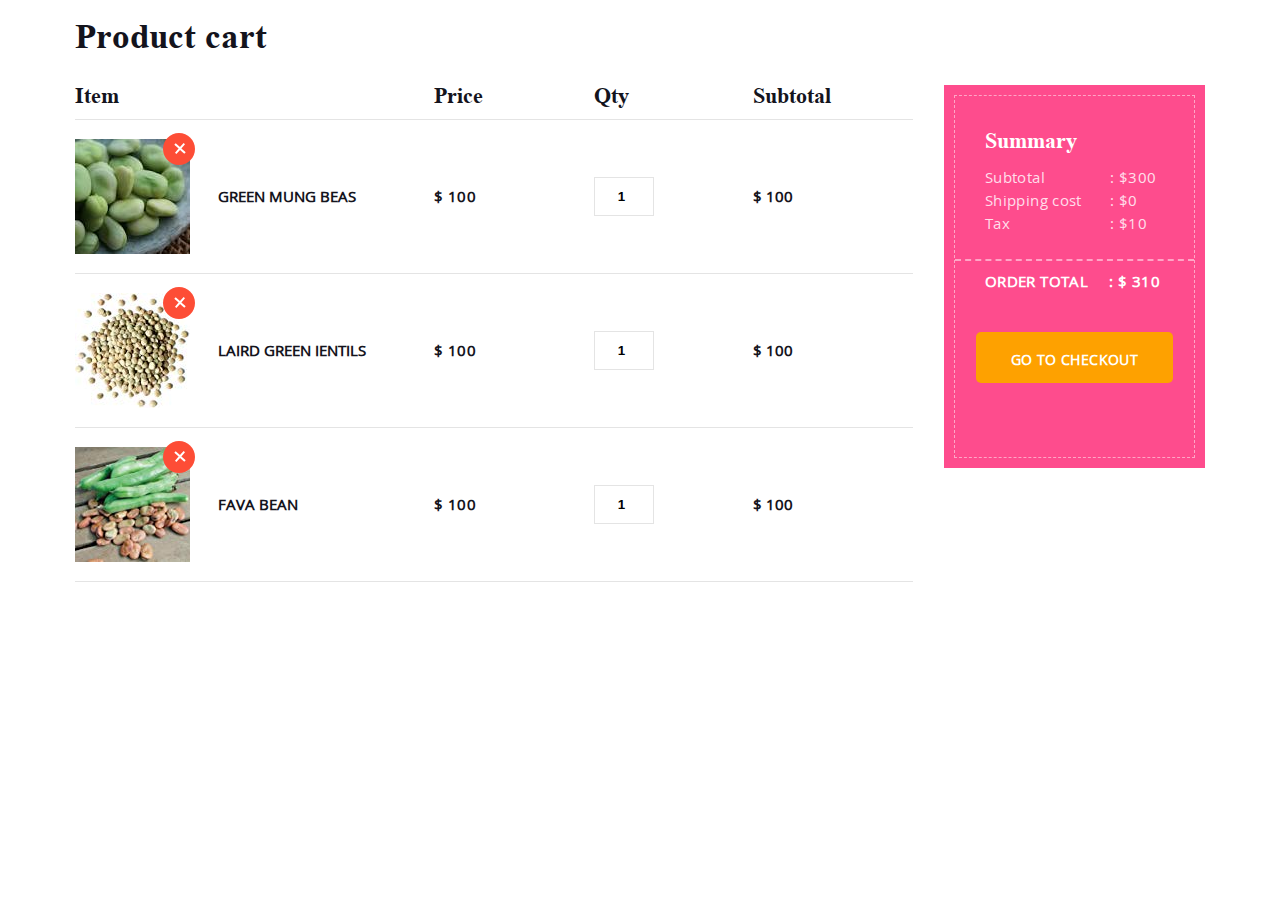
<file: Wellnessliving/index.html>
<!DOCTYPE html>
<html lang="en">
<head>
    <meta charset="UTF-8">
    <meta name="viewport" content="width=device-width, initial-scale=1.0">
    <title>Wellnessliving</title>
    <link rel="stylesheet" href="css/main.css">
</head>
<body>
<section class="productCart">
    <h2 class="productCart__title">Product cart</h2>
    <div class="productCart__box">
        <div class="productCart__content">
            <div class="productCartHeader">
                <span class="productCartHeader__item productCartHeader__product">Item</span>
                <span class="productCartHeader__item productCartHeader__price">Price</span>
                <span class="productCartHeader__item productCartHeader__quantity">Qty</span>
                <span class="productCartHeader__item productCartHeader__subTotal">Subtotal</span>
            </div>
            <div class="productCartItem">
                <div class="productCartItemProduct">
                    <div class="productCartItemProduct__imgBox">
                        <img src="img/green_mung_beas.png" alt="Green mung beas" class="productCartItemProduct__img">
                        <button class="productCartItemDeleteBtn">
                            <svg class="productCartItemDeleteBtn__icon" xmlns="http://www.w3.org/2000/svg" width="32" height="32" viewBox="0 0 32 32">
                                <g>
                                    <g>
                                        <path fill="#fd4d36"
                                              d="M16 0c8.836 0 16 7.163 16 16 0 8.836-7.164 16-16 16-8.837 0-16-7.164-16-16C0 7.163 7.163 0 16 0z"/>
                                    </g>
                                    <g>
                                        <path fill="#fff"
                                              d="M11.293 11.707l1.414-1.414 4.247 3.822 3.68-4.104 1.355 1.36-3.61 4.026 4.328 3.896-1.414 1.414-4.247-3.823-3.68 4.105-1.355-1.36 3.61-4.027z"/>
                                    </g>
                                </g>
                            </svg>
                        </button>
                    </div>
                    <span class="productCartItemProduct__name">Green mung beas</span>
                </div>
                <span class="productCartItem__price">$ 100</span>
                <div class="productCartItemCounter">
                    <input class="productCartItemCounter__box" type="number" name="quantity" min="1" value="1">
                </div>
                <span class="productCartItem__total">$ 100</span>
            </div>
            <div class="productCartItem">
                <div class="productCartItemProduct">
                    <div class="productCartItemProduct__imgBox">
                        <img src="img/laird_green_ientils.jpg" alt="Laird green ientils" class="productCartItemProduct__img">
                        <button class="productCartItemDeleteBtn">
                            <svg class="productCartItemDeleteBtn__icon" xmlns="http://www.w3.org/2000/svg" width="32" height="32" viewBox="0 0 32 32">
                                <g>
                                    <g>
                                        <path fill="#fd4d36"
                                              d="M16 0c8.836 0 16 7.163 16 16 0 8.836-7.164 16-16 16-8.837 0-16-7.164-16-16C0 7.163 7.163 0 16 0z"/>
                                    </g>
                                    <g>
                                        <path fill="#fff"
                                              d="M11.293 11.707l1.414-1.414 4.247 3.822 3.68-4.104 1.355 1.36-3.61 4.026 4.328 3.896-1.414 1.414-4.247-3.823-3.68 4.105-1.355-1.36 3.61-4.027z"/>
                                    </g>
                                </g>
                            </svg>
                        </button>
                    </div>
                    <span class="productCartItemProduct__name">Laird green ientils</span>
                </div>
                <span class="productCartItem__price">$ 100</span>
                <div class="productCartItemCounter">
                    <input class="productCartItemCounter__box" type="number" name="quantity" min="1" value="1">
                </div>
                <span class="productCartItem__total">$ 100</span>
            </div>
            <div class="productCartItem">
                <div class="productCartItemProduct">
                    <div class="productCartItemProduct__imgBox">
                        <img src="./img/fava_bean.jpg" alt="Fava bean" class="productCartItemProduct__img">
                        <button class="productCartItemDeleteBtn">
                            <svg class="productCartItemDeleteBtn__icon" xmlns="http://www.w3.org/2000/svg" width="32" height="32" viewBox="0 0 32 32">
                                <g>
                                    <g>
                                        <path fill="#fd4d36"
                                              d="M16 0c8.836 0 16 7.163 16 16 0 8.836-7.164 16-16 16-8.837 0-16-7.164-16-16C0 7.163 7.163 0 16 0z"/>
                                    </g>
                                    <g>
                                        <path fill="#fff"
                                              d="M11.293 11.707l1.414-1.414 4.247 3.822 3.68-4.104 1.355 1.36-3.61 4.026 4.328 3.896-1.414 1.414-4.247-3.823-3.68 4.105-1.355-1.36 3.61-4.027z"/>
                                    </g>
                                </g>
                            </svg>
                        </button>
                    </div>
                    <span class="productCartItemProduct__name">Fava bean</span>
                </div>
                <span class="productCartItem__price">$ 100</span>
                <div class="productCartItemCounter">
                    <input class="productCartItemCounter__box" type="number" name="quantity" min="1" value="1">
                </div>
                <span class="productCartItem__total">$ 100</span>
            </div>
        </div>
        <div class="productCartSummary">
            <div class="productCartSummary__box">
                <div class="productCartSummaryDetails">
                    <h3 class="productCartSummaryDetails__title">Summary</h3>
                    <div class="productCartSummaryDetailsTable">
                        <div class="productCartSummaryDetailsTableItem">
                            <span class="productCartSummaryDetailsTableItem__name">Subtotal</span>
                            <span class="productCartSummaryDetailsTableItem__number">: $300</span>
                        </div>
                        <div class="productCartSummaryDetailsTableItem">
                            <span class="productCartSummaryDetailsTableItem__name">Shipping cost</span>
                            <span class="productCartSummaryDetailsTableItem__number">: $0</span>
                        </div>
                        <div class="productCartSummaryDetailsTableItem">
                            <span class="productCartSummaryDetailsTableItem__name">Tax</span>
                            <span class="productCartSummaryDetailsTableItem__number">: $10</span>
                        </div>
                    </div>

                </div>
                <div class="productCartSummaryOrderTotalDetails">
                    <span class="productCartSummaryOrderTotalDetails__name">Order total</span>
                    <span class="productCartSummaryOrderTotalDetails__number">: $ 310</span>
                </div>
                <a href="javascript://" class="productCartSummary__btn">
                    Go to checkout
                </a>
                </div>
            </div>
        </div>
    </div>
</section>

</body>
</html>
</file>
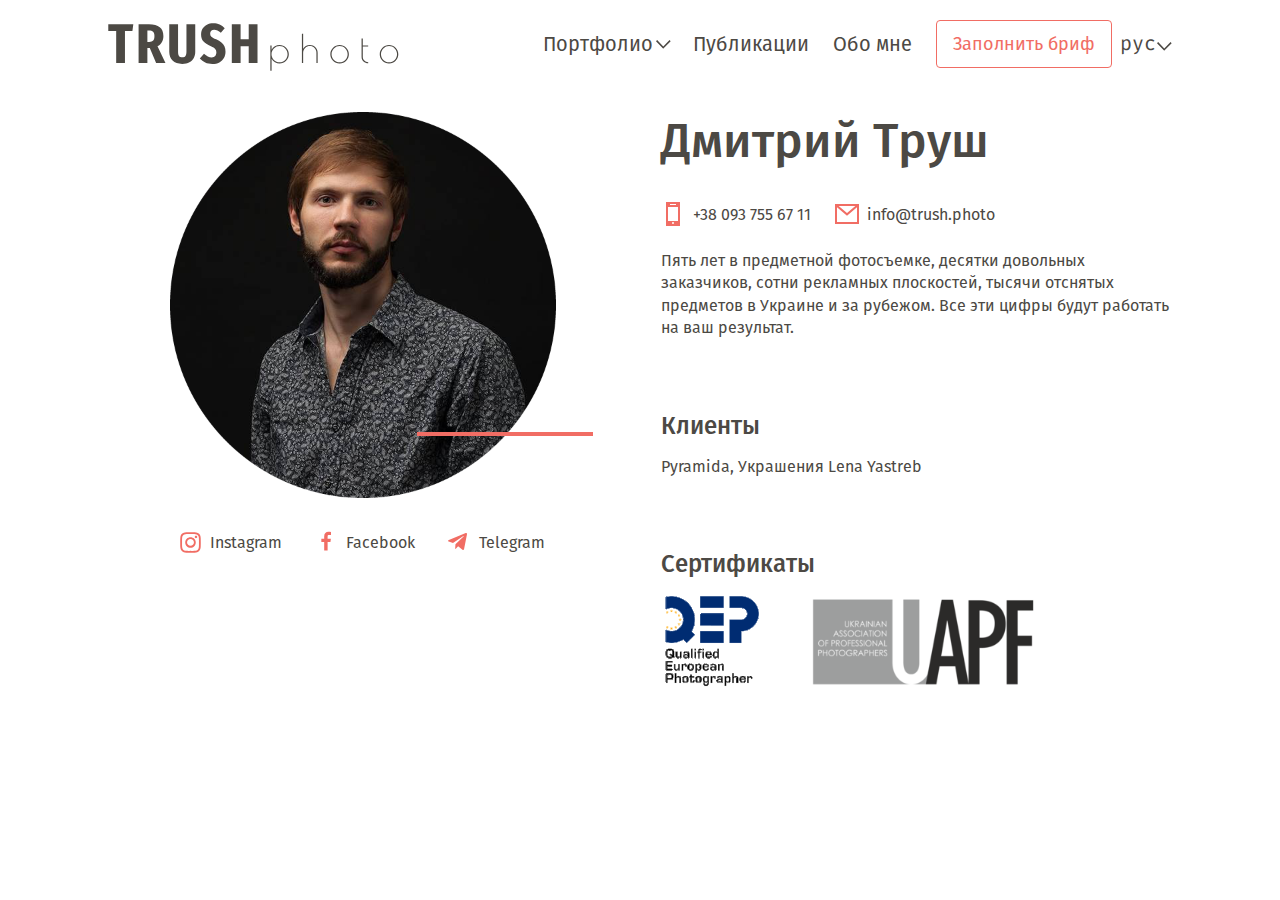
<file: Trush.photo/about.html>
<!DOCTYPE html>
<html lang="ru">
<head>
	<meta charset="UTF-8">
	<meta name="viewport" content="width=device-width, initial-scale=1.0">
	<title>About</title>
	<link rel="stylesheet" href="css/main.css">
</head>
<body>
<nav class="navbar">
	<div class="navbar__container container">
		<a href="./index.html" class="logo">
			<svg
					class="logo__svg logo__svg_dark"
					width="302"
					height="56"
					viewBox="0 0 302 56"
					fill="white"
					xmlns="http://www.w3.org/2000/svg">
				<path
						d="M25.312 8.192L24.416 14.912H16.968V47H8.176V14.912H0.28V8.192H25.312ZM48.1149 47L41.7869 32.048H41.5069H39.3789V47H30.5869V8.192H40.9469C50.5789 8.192 55.3949 12.112 55.3949 19.952C55.3949 22.2293 54.9096 24.2827 53.9389 26.112C53.0056 27.9413 51.5309 29.36 49.5149 30.368L57.4669 47H48.1149ZM41.1709 25.944C43.0376 25.944 44.3816 25.4773 45.2029 24.544C46.0243 23.5733 46.4349 22.0427 46.4349 19.952C46.4349 18.048 45.9869 16.648 45.0909 15.752C44.2323 14.856 42.8323 14.408 40.8909 14.408H39.3789V25.944H41.1709ZM87.2484 35.8C87.2484 38.1147 86.7631 40.1867 85.7924 42.016C84.8218 43.808 83.3658 45.2453 81.4244 46.328C79.4831 47.3733 77.0938 47.896 74.2564 47.896C70.0004 47.896 66.7711 46.7947 64.5684 44.592C62.3658 42.3893 61.2644 39.4587 61.2644 35.8V8.192H70.0564V35.408C70.0564 37.424 70.3738 38.9173 71.0084 39.888C71.6804 40.8587 72.7631 41.344 74.2564 41.344C75.7498 41.344 76.8138 40.8587 77.4484 39.888C78.1204 38.9173 78.4564 37.424 78.4564 35.408V8.192H87.2484V35.8ZM105.24 7.24C107.666 7.24 109.794 7.65066 111.624 8.472C113.49 9.29333 115.189 10.5253 116.72 12.168L112.856 16.76C110.616 14.7067 108.394 13.68 106.192 13.68C104.922 13.68 103.933 14.0533 103.224 14.8C102.514 15.5467 102.16 16.536 102.16 17.768C102.16 18.9627 102.57 19.952 103.392 20.736C104.213 21.4827 105.8 22.36 108.152 23.368C110.317 24.3387 112.072 25.3467 113.416 26.392C114.76 27.4 115.768 28.6507 116.44 30.144C117.149 31.6373 117.504 33.4853 117.504 35.688C117.504 38.04 116.962 40.1493 115.88 42.016C114.834 43.8827 113.322 45.3387 111.344 46.384C109.365 47.4293 107.05 47.952 104.4 47.952C101.637 47.952 99.2477 47.4667 97.2317 46.496C95.2157 45.5253 93.4051 44.1813 91.7997 42.464L95.9997 37.816C97.3437 39.0107 98.6131 39.9253 99.8077 40.56C101.04 41.1573 102.346 41.456 103.728 41.456C105.258 41.456 106.416 41.008 107.2 40.112C107.984 39.1787 108.376 37.928 108.376 36.36C108.376 34.9413 107.984 33.784 107.2 32.888C106.416 31.9547 104.997 31.0773 102.944 30.256C99.3597 28.7627 96.8211 27.12 95.3277 25.328C93.8344 23.4987 93.0877 21.2027 93.0877 18.44C93.0877 16.2373 93.6104 14.296 94.6557 12.616C95.7011 10.8987 97.1384 9.57333 98.9677 8.64C100.834 7.70666 102.925 7.24 105.24 7.24ZM140.719 47V30.256H132.599V47H123.807V8.192H132.599V23.368H140.719V8.192H149.511V47H140.719Z"/>
				<path
						d="M162.34 54.8V29.45H163.588V33.74C164.29 32.31 165.382 31.166 166.864 30.308C168.372 29.45 169.932 29.021 171.544 29.021C174.118 29.021 176.302 29.931 178.096 31.751C179.916 33.545 180.826 35.703 180.826 38.225C180.826 40.747 179.916 42.918 178.096 44.738C176.302 46.532 174.118 47.429 171.544 47.429C169.984 47.429 168.463 47.013 166.981 46.181C165.499 45.323 164.368 44.179 163.588 42.749V54.8H162.34ZM163.51 38.264C163.51 40.448 164.303 42.346 165.889 43.958C167.501 45.544 169.399 46.337 171.583 46.337C173.793 46.337 175.678 45.544 177.238 43.958C178.798 42.346 179.578 40.448 179.578 38.264C179.578 36.054 178.785 34.143 177.199 32.531C175.639 30.919 173.767 30.113 171.583 30.113C169.399 30.113 167.501 30.932 165.889 32.57C164.303 34.182 163.51 36.08 163.51 38.264ZM195.152 47H193.904V17.789H195.152V32.843C196.452 30.295 198.701 29.021 201.899 29.021C204.083 29.021 205.916 29.775 207.398 31.283C208.906 32.791 209.66 34.624 209.66 36.782V47H208.412V36.782C208.412 34.962 207.775 33.402 206.501 32.102C205.227 30.776 203.693 30.113 201.899 30.113C200.105 30.113 198.532 30.776 197.18 32.102C195.828 33.428 195.152 34.988 195.152 36.782V47ZM231.448 47.429C228.952 47.429 226.807 46.506 225.013 44.66C223.219 42.788 222.322 40.617 222.322 38.147C222.322 35.677 223.232 33.545 225.052 31.751C226.872 29.931 229.056 29.021 231.604 29.021C234.178 29.021 236.362 29.931 238.156 31.751C239.976 33.545 240.886 35.69 240.886 38.186C240.886 40.656 240.002 42.814 238.234 44.66C236.466 46.506 234.321 47.429 231.799 47.429H231.448ZM239.638 38.264C239.638 36.054 238.845 34.143 237.259 32.531C235.699 30.919 233.827 30.113 231.643 30.113C229.459 30.113 227.561 30.932 225.949 32.57C224.363 34.182 223.57 36.08 223.57 38.264C223.57 40.448 224.363 42.346 225.949 43.958C227.561 45.544 229.459 46.337 231.643 46.337C233.853 46.337 235.738 45.544 237.298 43.958C238.858 42.346 239.638 40.448 239.638 38.264ZM260.226 46.142V47.234C258.38 47.234 256.807 46.623 255.507 45.401C254.207 44.153 253.557 42.567 253.557 40.643V22.391H254.805V29.489H260.187V30.581H254.805V40.643C254.805 42.229 255.325 43.542 256.365 44.582C257.431 45.622 258.718 46.142 260.226 46.142ZM280.866 47.429C278.37 47.429 276.225 46.506 274.431 44.66C272.637 42.788 271.74 40.617 271.74 38.147C271.74 35.677 272.65 33.545 274.47 31.751C276.29 29.931 278.474 29.021 281.022 29.021C283.596 29.021 285.78 29.931 287.574 31.751C289.394 33.545 290.304 35.69 290.304 38.186C290.304 40.656 289.42 42.814 287.652 44.66C285.884 46.506 283.739 47.429 281.217 47.429H280.866ZM289.056 38.264C289.056 36.054 288.263 34.143 286.677 32.531C285.117 30.919 283.245 30.113 281.061 30.113C278.877 30.113 276.979 30.932 275.367 32.57C273.781 34.182 272.988 36.08 272.988 38.264C272.988 40.448 273.781 42.346 275.367 43.958C276.979 45.544 278.877 46.337 281.061 46.337C283.271 46.337 285.156 45.544 286.716 43.958C288.276 42.346 289.056 40.448 289.056 38.264Z"/>
			</svg>
		</a>
		<div class="navbar__content">
			<div id="navbarBurger" class="navbarBurger">
				<span class="navbarBurger__line navbarBurger__line_dark"></span>
				<span class="navbarBurger__line navbarBurger__line_long navbarBurger__line_dark"></span>
				<span class="navbarBurger__line navbarBurger__line_dark"></span>
			</div>

			<div class="navbarMenu">
				<a href="./index.html" class="logoDark">
					<svg
							class="logoDark__svg"
							xmlns="http://www.w3.org/2000/svg"
							width="174"
							height="32"
							fill="none"
							viewBox="0 0 174 32">
						<path
								fill="#4C4944"
								d="M14.584 4.64l-.516 3.872H9.776V27H4.711V8.512H.16V4.64h14.423zM27.722 27l-3.646-8.615h-1.387V27h-5.066V4.64h5.969c5.55 0 8.324 2.259 8.324 6.776 0 1.312-.28 2.495-.839 3.55-.537 1.053-1.387 1.87-2.549 2.451L33.11 27h-5.388zM23.72 14.868c1.076 0 1.85-.268 2.323-.806.473-.56.71-1.441.71-2.646 0-1.097-.258-1.904-.774-2.42-.495-.516-1.302-.774-2.42-.774h-.871v6.646h1.032zm26.548 5.679c0 1.334-.28 2.527-.839 3.581-.56 1.033-1.398 1.861-2.517 2.485-1.118.602-2.495.903-4.13.903-2.452 0-4.312-.634-5.581-1.903-1.27-1.27-1.904-2.958-1.904-5.066V4.64h5.066v15.681c0 1.162.182 2.022.548 2.581.387.56 1.011.84 1.871.84.86 0 1.474-.28 1.84-.84.387-.559.58-1.42.58-2.58V4.64h5.066v15.907zM60.635 4.092c1.398 0 2.624.237 3.678.71 1.075.473 2.054 1.183 2.936 2.13l-2.226 2.645c-1.29-1.183-2.57-1.775-3.84-1.775-.731 0-1.301.215-1.71.646-.408.43-.613 1-.613 1.71 0 .688.237 1.258.71 1.71.473.43 1.387.935 2.742 1.516 1.248.56 2.26 1.14 3.033 1.742a5.478 5.478 0 0 1 1.743 2.162c.408.86.613 1.925.613 3.195 0 1.355-.312 2.57-.936 3.645-.602 1.076-1.473 1.915-2.613 2.517-1.14.602-2.474.904-4.001.904-1.592 0-2.969-.28-4.13-.84a10.498 10.498 0 0 1-3.13-2.322l2.42-2.678c.774.688 1.506 1.215 2.194 1.58a5.11 5.11 0 0 0 2.259.517c.881 0 1.548-.258 2-.775.452-.537.678-1.258.678-2.161 0-.818-.226-1.485-.678-2-.452-.539-1.27-1.044-2.452-1.517-2.065-.86-3.528-1.807-4.388-2.84-.86-1.053-1.29-2.376-1.29-3.968 0-1.27.3-2.388.903-3.356A6.083 6.083 0 0 1 57.02 4.9c1.076-.538 2.28-.807 3.614-.807zM81.077 27v-9.647h-4.679V27h-5.065V4.64h5.065v8.744h4.679V4.64h5.065V27h-5.065zM93.534 31.637V17.03h.719v2.472c.404-.824 1.033-1.483 1.887-1.977.869-.495 1.768-.742 2.697-.742 1.483 0 2.741.524 3.775 1.573 1.048 1.034 1.573 2.277 1.573 3.73 0 1.453-.525 2.704-1.573 3.753-1.034 1.033-2.292 1.55-3.775 1.55-.9 0-1.776-.24-2.63-.719-.853-.494-1.505-1.154-1.954-1.977v6.943h-.72zm.674-9.527c0 1.258.457 2.351 1.37 3.28.93.914 2.023 1.37 3.281 1.37 1.273 0 2.359-.456 3.258-1.37.899-.929 1.348-2.022 1.348-3.28 0-1.274-.456-2.375-1.37-3.304-.899-.928-1.978-1.393-3.236-1.393-1.258 0-2.352.472-3.28 1.416-.914.929-1.371 2.022-1.371 3.28zm18.231 5.033h-.719v-16.83h.719v8.673c.749-1.468 2.044-2.202 3.887-2.202 1.258 0 2.314.434 3.168 1.303.869.87 1.304 1.925 1.304 3.169v5.887h-.72v-5.887a3.716 3.716 0 0 0-1.101-2.697c-.734-.764-1.617-1.146-2.651-1.146-1.034 0-1.94.382-2.719 1.146-.779.764-1.168 1.663-1.168 2.697v5.887zm20.912.247c-1.438 0-2.674-.532-3.708-1.595-1.033-1.079-1.55-2.33-1.55-3.753s.524-2.651 1.573-3.685c1.048-1.049 2.307-1.573 3.775-1.573 1.483 0 2.741.524 3.775 1.573 1.048 1.034 1.573 2.27 1.573 3.708 0 1.423-.51 2.666-1.528 3.73-1.019 1.063-2.255 1.595-3.708 1.595h-.202zm4.719-5.28c0-1.274-.457-2.375-1.371-3.304-.899-.928-1.977-1.393-3.236-1.393-1.258 0-2.352.472-3.28 1.416-.914.929-1.371 2.022-1.371 3.28 0 1.259.457 2.352 1.371 3.281.928.914 2.022 1.37 3.28 1.37 1.274 0 2.36-.456 3.259-1.37.898-.929 1.348-2.022 1.348-3.28zm11.862 4.538v.63c-1.064 0-1.97-.352-2.719-1.056-.749-.72-1.124-1.633-1.124-2.742V12.964h.719v4.09h3.101v.629h-3.101v5.797c0 .914.3 1.67.899 2.27a3.07 3.07 0 0 0 2.225.898zm11.891.742c-1.438 0-2.674-.532-3.707-1.595-1.034-1.079-1.551-2.33-1.551-3.753s.524-2.651 1.573-3.685c1.049-1.049 2.307-1.573 3.775-1.573 1.483 0 2.741.524 3.775 1.573 1.049 1.034 1.573 2.27 1.573 3.708 0 1.423-.509 2.666-1.528 3.73-1.019 1.063-2.255 1.595-3.708 1.595h-.202zm4.719-5.28c0-1.274-.457-2.375-1.371-3.304-.899-.928-1.977-1.393-3.236-1.393-1.258 0-2.351.472-3.28 1.416-.914.929-1.371 2.022-1.371 3.28 0 1.259.457 2.352 1.371 3.281.929.914 2.022 1.37 3.28 1.37 1.274 0 2.36-.456 3.259-1.37.898-.929 1.348-2.022 1.348-3.28z"/>
					</svg>
				</a>

				<ul class="navbarNav">
					<li id="portfolioItem" class="navbarNav__item navbarNav__item_portfolio">
						<a href="javascript://" class="navbarNav__link navbarNav__link_portfolio">Портфолио
							<svg id="navbarNavArrow" class="navbarNav__arrow" xmlns="http://www.w3.org/2000/svg"
							     width="16" height="16" fill="none"
							     viewBox="0 0 16 16">
								<path fill="#4C4944" fill-rule="evenodd"
								      d="M8.37 15.59l-.084.087L1 8.231l1.131-1.156 6.167 6.302L14.538 7l1.13 1.156-7.285 7.446-.012-.012z"
								      clip-rule="evenodd"/>
							</svg>
						</a>
						<ul class="navbarNavSubMenu">
							<li id="portfolioImageItem" class="navbarNavSubMenu__item">
								<a href="./portfolioImage.html" class="navbarNavSubMenu__link">Предметка имиджевая</a>
							</li>
							<li id="portfolioCatalogueItem" class="navbarNavSubMenu__item">
								<a href="./portfolioCatalogue.html" class="navbarNavSubMenu__link">Предметка
									каталожная</a>
							</li>
						</ul>
					</li>
					<li class="navbarNav__item">
						<a href="./publications.html" class="navbarNav__link">Публикации</a>
					</li>
					<li class="navbarNav__item">
						<a href="./about.html" class="navbarNav__link">Обо мне</a>
					</li>
				</ul>
				<div class="navbarMenu__btn">Заполнить бриф</div>
				<span class="navbarMenu__line"></span>
				<ul class="navbarLanguage">
					<li class="navbarLanguage__item">
						<a href="javascript://" class="navbarLanguage__link navbarLanguage__link_active">
							pус
						</a>
					</li>
					<li class="navbarLanguage__item">
						<a href="javascript://" class="navbarLanguage__link">
							укр
						</a>
					</li>
					<li class="navbarLanguage__item">
						<a href="javascript://" class="navbarLanguage__link">
							eng
						</a>
					</li>
				</ul>
				<div class="navbarLanguageDesktop">
					<a id="navbarLanguageDesktopLink" href="javascript://" class="navbarLanguageDesktop__link">рус
						<svg id="navbarLanguageArrow" class="navbarLanguageDesktop__arrow"
						     xmlns="http://www.w3.org/2000/svg" width="16" height="16" fill="none"
						     viewBox="0 0 16 16">
							<path fill="#4C4944" fill-rule="evenodd"
							      d="M8.37 15.59l-.084.087L1 8.231l1.131-1.156 6.167 6.302L14.538 7l1.13 1.156-7.285 7.446-.012-.012z"
							      clip-rule="evenodd"/>
						</svg>
					</a>
					<ul class="navbarLanguageDesktopSubMenu">
						<li class="navbarLanguageDesktopSubMenu__item">
							<a href="javascript://" class="navbarLanguageDesktopSubMenu__link">укр</a>
						</li>
						<li class="navbarLanguageDesktopSubMenu__item">
							<a href="javascript://" class="navbarLanguageDesktopSubMenu__link">eng</a>
						</li>
					</ul>
				</div>
			</div>
		</div>
	</div>
</nav>
<main class="about">
	<div class="about__container container">
		<div class="portraitSection">
			<div class="portraitSection__container">
				<div class="portraitSection__portraitContainer">
					<div class="portraitSection__portrait"></div>
					<ul class="socialNetworks">
						<li class="socialNetworks__item">
							<a href="https://www.instagram.com/photo.trush/" class="socialNetworks__link" target="_blank">
								<svg class="socialNetworks__svg" xmlns="http://www.w3.org/2000/svg" width="40"
								     height="40" fill="#4c4944" viewBox="0 0 40 40">
									<path d="M22.92 22.853a3.304 3.304 0 0 0 1.005-2.424c0-.947-.335-1.755-1.004-2.424A3.303 3.303 0 0 0 20.497 17c-.947 0-1.755.335-2.424 1.005a3.303 3.303 0 0 0-1.005 2.424c0 .946.335 1.754 1.005 2.424a3.304 3.304 0 0 0 2.424 1.004c.946 0 1.754-.335 2.424-1.004zm1.313-6.161c1.027 1.027 1.54 2.272 1.54 3.737 0 1.464-.513 2.71-1.54 3.736-1.027 1.027-2.272 1.54-3.736 1.54-1.465 0-2.71-.513-3.737-1.54-1.027-1.027-1.54-2.272-1.54-3.736 0-1.465.513-2.71 1.54-3.737 1.027-1.027 2.272-1.54 3.737-1.54 1.464 0 2.71.513 3.736 1.54zm2.625-2.625c.241.241.362.531.362.87 0 .34-.12.63-.362.871a1.187 1.187 0 0 1-.87.362c-.34 0-.63-.12-.87-.362a1.186 1.186 0 0 1-.362-.87c0-.34.12-.63.361-.871s.531-.362.87-.362c.34 0 .63.12.871.362zm-5.343-2.076h-2.05a35.717 35.717 0 0 0-1.406 0c-.321 0-.754.014-1.299.04a9.366 9.366 0 0 0-1.38.134 5.061 5.061 0 0 0-.95.241c-.447.179-.84.438-1.179.777-.34.34-.598.732-.777 1.179-.098.258-.183.58-.254.964a12.24 12.24 0 0 0-.134 1.38c-.018.535-.031.964-.04 1.285v1.42c.009.616.013.955.013 1.018 0 .062-.004.406-.013 1.03v1.407c.009.322.022.755.04 1.3.027.535.071.995.134 1.379.071.375.156.692.254.95.179.447.438.84.777 1.18.34.338.732.597 1.179.776.259.098.576.183.95.254.384.063.844.108 1.38.134.545.018.978.032 1.3.04h1.405c.625-.009.97-.013 1.032-.013l1.018.014h1.42l1.285-.04a12.242 12.242 0 0 0 1.38-.135 5.71 5.71 0 0 0 .964-.254c.446-.179.839-.438 1.178-.777.34-.34.598-.732.777-1.178.098-.26.179-.576.241-.951.071-.384.116-.844.134-1.38.027-.544.04-.977.04-1.299.01-.321.01-.79 0-1.406v-1.031-1.018c.01-.625.01-1.099 0-1.42 0-.321-.013-.75-.04-1.286a9.12 9.12 0 0 0-.134-1.38 5.047 5.047 0 0 0-.241-.963 3.475 3.475 0 0 0-.777-1.179 3.475 3.475 0 0 0-1.178-.777 5.045 5.045 0 0 0-.965-.24 9.12 9.12 0 0 0-1.38-.135c-.535-.027-.963-.04-1.285-.04a36.369 36.369 0 0 0-1.42 0zm9.2 4.192c.045.786.067 2.2.067 4.246 0 2.044-.022 3.46-.067 4.245-.089 1.857-.642 3.295-1.66 4.313-1.018 1.018-2.456 1.571-4.313 1.66-.786.045-2.2.067-4.245.067s-3.46-.022-4.246-.067c-1.857-.089-3.295-.642-4.312-1.66-1.018-1.018-1.572-2.456-1.661-4.313-.045-.786-.067-2.2-.067-4.245s.022-3.46.067-4.246c.09-1.857.643-3.295 1.66-4.313 1.018-1.017 2.456-1.57 4.313-1.66.786-.045 2.201-.067 4.246-.067 2.044 0 3.46.022 4.245.067 1.857.09 3.295.643 4.313 1.66 1.018 1.018 1.571 2.456 1.66 4.313z"/>
								</svg>
								<span class="socialNetworks__name">Instagram</span>
							</a>
						</li>
						<li class="socialNetworks__item">
							<a href="https://www.facebook.com/trush.photo/" class="socialNetworks__link" target="_blank">
								<svg class="socialNetworks__svg" xmlns="http://www.w3.org/2000/svg" width="40"
								     height="40" fill="#4c4944" viewBox="0 0 40 40">
									<path d="M24.99 9.991v2.947h-1.752c-.64 0-1.071.133-1.295.401-.223.268-.335.67-.335 1.206v2.109h3.27l-.435 3.304h-2.835v8.47h-3.415v-8.47h-2.846v-3.304h2.846v-2.433c0-1.384.387-2.455 1.161-3.214.774-.767 1.804-1.15 3.092-1.15 1.093 0 1.942.045 2.544.134z"/>
								</svg>
								<span class="socialNetworks__name">Facebook</span>
							</a>
						</li>
						<li class="socialNetworks__item">
							<a href="https://t.me/Trush_Photo" class="socialNetworks__link" target="_blank">
								<svg class="socialNetworks__svg" xmlns="http://www.w3.org/2000/svg" width="40"
								     height="40" fill="#4c4944" viewBox="0 0 40 40">
									<path d="M27.946 12.548l-2.867 14.426c-.217 1.018-.78 1.271-1.582.792l-4.37-3.435-2.107 2.163c-.233.249-.428.457-.878.457l.314-4.747 8.097-7.806c.352-.334-.077-.52-.547-.185l-10.01 6.724-4.31-1.439c-.937-.312-.954-1 .196-1.48l16.855-6.928c.78-.312 1.463.186 1.209 1.458z"/>
								</svg>
								<span class="socialNetworks__name">Telegram</span>
							</a>
						</li>
					</ul>
				</div>
			</div>
		</div>
		<div class="infoSection">
			<h1 class="infoSection__name">Дмитрий Труш</h1>
			<div class="infoSectionContacts">
				<a href="tel:+380937556711" title="phone" class="infoSectionContacts__link">
					<svg class="infoSectionContacts__icon" xmlns="http://www.w3.org/2000/svg" width="24" height="24"
					     fill="none" viewBox="0 0 24 24">
						<path fill="#F16D64" fill-rule="evenodd" d="M19 0H5v24h14V0zm-2 2H7v20h10V2z"
						      clip-rule="evenodd"/>
						<path fill="#F16D64" fill-rule="evenodd"
						      d="M19 19H5v5h14v-5zm-7 3a1 1 0 1 0 0-2 1 1 0 0 0 0 2zM19 1H5v4h14V1zm-4 1H9v1h6V2z"
						      clip-rule="evenodd"/>
					</svg>
					<span class="infoSectionContacts__text">+38 093 755 67 11</span>
				</a>
				<a href="mailto:info@trush.photo" title="email" class="infoSectionContacts__link">
					<svg class="infoSectionContacts__icon" xmlns="http://www.w3.org/2000/svg" width="24" height="24"
					     fill="none" viewBox="0 0 24 24">
						<path fill="#F16D64" fill-rule="evenodd"
						      d="M0 2v20h24V2H0zm12.007 11.716L2 5.222V20h20V5.234l-9.992 8.48-.001.002zm0-2.624L3.65 4h16.712l-8.356 7.092z"
						      clip-rule="evenodd"/>
					</svg>
					<span class="infoSectionContacts__text">info@trush.photo</span>
				</a>
			</div>
			<div class="infoSectionDescription">
				<p class="infoSectionDescription__text">Пять лет в предметной фотосъемке, десятки довольных заказчиков,
					сотни рекламных плоскостей, тысячи отснятых предметов в Украине и за рубежом. Все эти цифры будут
					работать на ваш результат.
				</p>
				<svg id="arrow" class="infoSectionDescription__arrow" xmlns="http://www.w3.org/2000/svg" width="16"
				     height="16" fill="none"
				     viewBox="0 0 16 16">
					<path fill="#4C4944" fill-rule="evenodd"
					      d="M8.37 15.59l-.084.087L1 8.231l1.131-1.156 6.167 6.302L14.538 7l1.13 1.156-7.285 7.446-.012-.012z"
					      clip-rule="evenodd"/>
				</svg>
			</div>
			<div class="infoSectionClients">
				<h2 class="infoSection__title">Клиенты</h2>
				<p class="infoSectionClients__text">
					Pyramida, Украшения Lena Yastreb
				</p>
			</div>
			<div class="infoSectionCertificates">
				<h2 class="infoSection__title">Сертификаты</h2>
				<div class="infoSectionCertificatesLogo">
					<img src="./img/QEP.svg" alt="QEP logo"
					     class="infoSectionCertificatesLogo__img infoSectionCertificatesLogo__img_QEP">
					<img src="./img/UAPF.svg" alt="UAPF logo"
					     class="infoSectionCertificatesLogo__img infoSectionCertificatesLogo__img_UAPF">
				</div>
			</div>
		</div>
	</div>
	<svg
			class="about__circle"
			xmlns="http://www.w3.org/2000/svg"
			width="544"
			height="544"
			fill="none"
			viewBox="0 0 544 544">
		<path fill="#B5BAB6" fill-opacity=".2" fill-rule="evenodd"
		      d="M272 544c150.221 0 272-121.779 272-272S422.221 0 272 0 0 121.779 0 272s121.779 272 272 272zm0-88.816c101.17 0 183.184-82.014 183.184-183.184S373.17 88.816 272 88.816 88.816 170.83 88.816 272 170.83 455.184 272 455.184z"
		      clip-rule="evenodd"/>
	</svg>
</main>

<script src="js/jquery-3.3.1.min.js"></script>
<script src="js/jquery.validate.min.js"></script>
<script src="js/additional-methods.min.js"></script>
<script src="js/messages_ru.min.js"></script>
<script src="js/messages_uk.min.js"></script>
<script src="js/messages_en.min.js"></script>
<script src="js/main.min.js"></script>
</body>
</html>
</file>
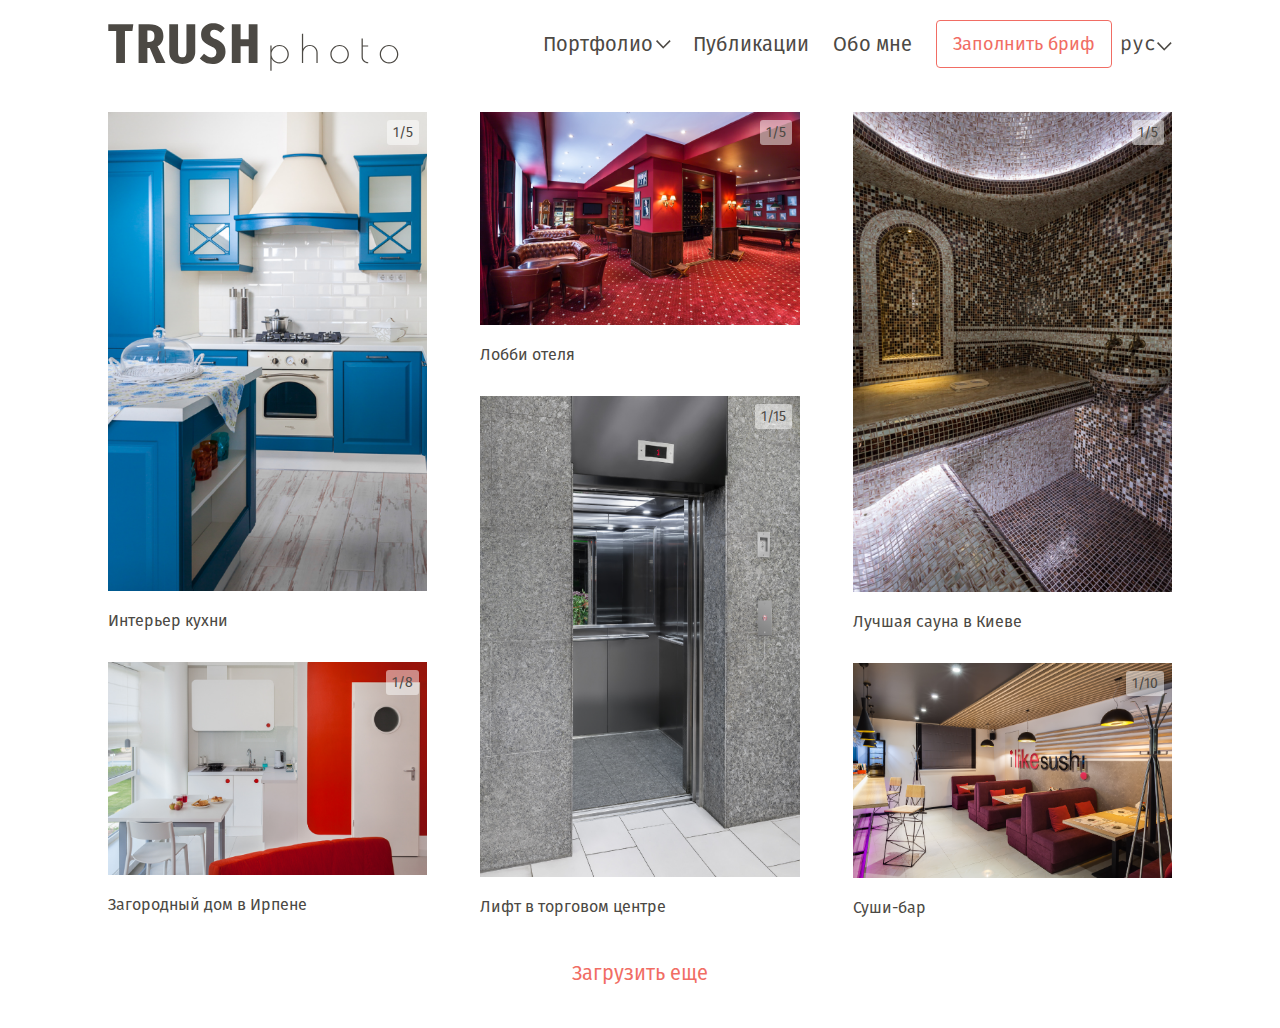
<file: Trush.photo/interior.html>
<!DOCTYPE html>
<html lang="ru">
<head>
	<meta charset="UTF-8">
	<meta name="viewport" content="width=device-width, initial-scale=1.0">
	<title>Interior</title>
	<link rel="stylesheet" href="css/main.css">
</head>
<body>
<nav class="navbar navbar__fixed">
	<div class="navbar__container container">
		<a href="./index.html" class="logo">
			<svg
					class="logo__svg logo__svg_dark"
					width="302"
					height="56"
					viewBox="0 0 302 56"
					fill="white"
					xmlns="http://www.w3.org/2000/svg">
				<path
						d="M25.312 8.192L24.416 14.912H16.968V47H8.176V14.912H0.28V8.192H25.312ZM48.1149 47L41.7869 32.048H41.5069H39.3789V47H30.5869V8.192H40.9469C50.5789 8.192 55.3949 12.112 55.3949 19.952C55.3949 22.2293 54.9096 24.2827 53.9389 26.112C53.0056 27.9413 51.5309 29.36 49.5149 30.368L57.4669 47H48.1149ZM41.1709 25.944C43.0376 25.944 44.3816 25.4773 45.2029 24.544C46.0243 23.5733 46.4349 22.0427 46.4349 19.952C46.4349 18.048 45.9869 16.648 45.0909 15.752C44.2323 14.856 42.8323 14.408 40.8909 14.408H39.3789V25.944H41.1709ZM87.2484 35.8C87.2484 38.1147 86.7631 40.1867 85.7924 42.016C84.8218 43.808 83.3658 45.2453 81.4244 46.328C79.4831 47.3733 77.0938 47.896 74.2564 47.896C70.0004 47.896 66.7711 46.7947 64.5684 44.592C62.3658 42.3893 61.2644 39.4587 61.2644 35.8V8.192H70.0564V35.408C70.0564 37.424 70.3738 38.9173 71.0084 39.888C71.6804 40.8587 72.7631 41.344 74.2564 41.344C75.7498 41.344 76.8138 40.8587 77.4484 39.888C78.1204 38.9173 78.4564 37.424 78.4564 35.408V8.192H87.2484V35.8ZM105.24 7.24C107.666 7.24 109.794 7.65066 111.624 8.472C113.49 9.29333 115.189 10.5253 116.72 12.168L112.856 16.76C110.616 14.7067 108.394 13.68 106.192 13.68C104.922 13.68 103.933 14.0533 103.224 14.8C102.514 15.5467 102.16 16.536 102.16 17.768C102.16 18.9627 102.57 19.952 103.392 20.736C104.213 21.4827 105.8 22.36 108.152 23.368C110.317 24.3387 112.072 25.3467 113.416 26.392C114.76 27.4 115.768 28.6507 116.44 30.144C117.149 31.6373 117.504 33.4853 117.504 35.688C117.504 38.04 116.962 40.1493 115.88 42.016C114.834 43.8827 113.322 45.3387 111.344 46.384C109.365 47.4293 107.05 47.952 104.4 47.952C101.637 47.952 99.2477 47.4667 97.2317 46.496C95.2157 45.5253 93.4051 44.1813 91.7997 42.464L95.9997 37.816C97.3437 39.0107 98.6131 39.9253 99.8077 40.56C101.04 41.1573 102.346 41.456 103.728 41.456C105.258 41.456 106.416 41.008 107.2 40.112C107.984 39.1787 108.376 37.928 108.376 36.36C108.376 34.9413 107.984 33.784 107.2 32.888C106.416 31.9547 104.997 31.0773 102.944 30.256C99.3597 28.7627 96.8211 27.12 95.3277 25.328C93.8344 23.4987 93.0877 21.2027 93.0877 18.44C93.0877 16.2373 93.6104 14.296 94.6557 12.616C95.7011 10.8987 97.1384 9.57333 98.9677 8.64C100.834 7.70666 102.925 7.24 105.24 7.24ZM140.719 47V30.256H132.599V47H123.807V8.192H132.599V23.368H140.719V8.192H149.511V47H140.719Z"/>
				<path
						d="M162.34 54.8V29.45H163.588V33.74C164.29 32.31 165.382 31.166 166.864 30.308C168.372 29.45 169.932 29.021 171.544 29.021C174.118 29.021 176.302 29.931 178.096 31.751C179.916 33.545 180.826 35.703 180.826 38.225C180.826 40.747 179.916 42.918 178.096 44.738C176.302 46.532 174.118 47.429 171.544 47.429C169.984 47.429 168.463 47.013 166.981 46.181C165.499 45.323 164.368 44.179 163.588 42.749V54.8H162.34ZM163.51 38.264C163.51 40.448 164.303 42.346 165.889 43.958C167.501 45.544 169.399 46.337 171.583 46.337C173.793 46.337 175.678 45.544 177.238 43.958C178.798 42.346 179.578 40.448 179.578 38.264C179.578 36.054 178.785 34.143 177.199 32.531C175.639 30.919 173.767 30.113 171.583 30.113C169.399 30.113 167.501 30.932 165.889 32.57C164.303 34.182 163.51 36.08 163.51 38.264ZM195.152 47H193.904V17.789H195.152V32.843C196.452 30.295 198.701 29.021 201.899 29.021C204.083 29.021 205.916 29.775 207.398 31.283C208.906 32.791 209.66 34.624 209.66 36.782V47H208.412V36.782C208.412 34.962 207.775 33.402 206.501 32.102C205.227 30.776 203.693 30.113 201.899 30.113C200.105 30.113 198.532 30.776 197.18 32.102C195.828 33.428 195.152 34.988 195.152 36.782V47ZM231.448 47.429C228.952 47.429 226.807 46.506 225.013 44.66C223.219 42.788 222.322 40.617 222.322 38.147C222.322 35.677 223.232 33.545 225.052 31.751C226.872 29.931 229.056 29.021 231.604 29.021C234.178 29.021 236.362 29.931 238.156 31.751C239.976 33.545 240.886 35.69 240.886 38.186C240.886 40.656 240.002 42.814 238.234 44.66C236.466 46.506 234.321 47.429 231.799 47.429H231.448ZM239.638 38.264C239.638 36.054 238.845 34.143 237.259 32.531C235.699 30.919 233.827 30.113 231.643 30.113C229.459 30.113 227.561 30.932 225.949 32.57C224.363 34.182 223.57 36.08 223.57 38.264C223.57 40.448 224.363 42.346 225.949 43.958C227.561 45.544 229.459 46.337 231.643 46.337C233.853 46.337 235.738 45.544 237.298 43.958C238.858 42.346 239.638 40.448 239.638 38.264ZM260.226 46.142V47.234C258.38 47.234 256.807 46.623 255.507 45.401C254.207 44.153 253.557 42.567 253.557 40.643V22.391H254.805V29.489H260.187V30.581H254.805V40.643C254.805 42.229 255.325 43.542 256.365 44.582C257.431 45.622 258.718 46.142 260.226 46.142ZM280.866 47.429C278.37 47.429 276.225 46.506 274.431 44.66C272.637 42.788 271.74 40.617 271.74 38.147C271.74 35.677 272.65 33.545 274.47 31.751C276.29 29.931 278.474 29.021 281.022 29.021C283.596 29.021 285.78 29.931 287.574 31.751C289.394 33.545 290.304 35.69 290.304 38.186C290.304 40.656 289.42 42.814 287.652 44.66C285.884 46.506 283.739 47.429 281.217 47.429H280.866ZM289.056 38.264C289.056 36.054 288.263 34.143 286.677 32.531C285.117 30.919 283.245 30.113 281.061 30.113C278.877 30.113 276.979 30.932 275.367 32.57C273.781 34.182 272.988 36.08 272.988 38.264C272.988 40.448 273.781 42.346 275.367 43.958C276.979 45.544 278.877 46.337 281.061 46.337C283.271 46.337 285.156 45.544 286.716 43.958C288.276 42.346 289.056 40.448 289.056 38.264Z"/>
			</svg>
		</a>
		<div class="navbar__content">
			<div id="navbarBurger" class="navbarBurger">
				<span class="navbarBurger__line navbarBurger__line_dark"></span>
				<span class="navbarBurger__line navbarBurger__line_long navbarBurger__line_dark"></span>
				<span class="navbarBurger__line navbarBurger__line_dark"></span>
			</div>

			<div class="navbarMenu">
				<a href="./index.html" class="logoDark">
					<svg
							class="logoDark__svg"
							xmlns="http://www.w3.org/2000/svg"
							width="174"
							height="32"
							fill="none"
							viewBox="0 0 174 32">
						<path
								fill="#4C4944"
								d="M14.584 4.64l-.516 3.872H9.776V27H4.711V8.512H.16V4.64h14.423zM27.722 27l-3.646-8.615h-1.387V27h-5.066V4.64h5.969c5.55 0 8.324 2.259 8.324 6.776 0 1.312-.28 2.495-.839 3.55-.537 1.053-1.387 1.87-2.549 2.451L33.11 27h-5.388zM23.72 14.868c1.076 0 1.85-.268 2.323-.806.473-.56.71-1.441.71-2.646 0-1.097-.258-1.904-.774-2.42-.495-.516-1.302-.774-2.42-.774h-.871v6.646h1.032zm26.548 5.679c0 1.334-.28 2.527-.839 3.581-.56 1.033-1.398 1.861-2.517 2.485-1.118.602-2.495.903-4.13.903-2.452 0-4.312-.634-5.581-1.903-1.27-1.27-1.904-2.958-1.904-5.066V4.64h5.066v15.681c0 1.162.182 2.022.548 2.581.387.56 1.011.84 1.871.84.86 0 1.474-.28 1.84-.84.387-.559.58-1.42.58-2.58V4.64h5.066v15.907zM60.635 4.092c1.398 0 2.624.237 3.678.71 1.075.473 2.054 1.183 2.936 2.13l-2.226 2.645c-1.29-1.183-2.57-1.775-3.84-1.775-.731 0-1.301.215-1.71.646-.408.43-.613 1-.613 1.71 0 .688.237 1.258.71 1.71.473.43 1.387.935 2.742 1.516 1.248.56 2.26 1.14 3.033 1.742a5.478 5.478 0 0 1 1.743 2.162c.408.86.613 1.925.613 3.195 0 1.355-.312 2.57-.936 3.645-.602 1.076-1.473 1.915-2.613 2.517-1.14.602-2.474.904-4.001.904-1.592 0-2.969-.28-4.13-.84a10.498 10.498 0 0 1-3.13-2.322l2.42-2.678c.774.688 1.506 1.215 2.194 1.58a5.11 5.11 0 0 0 2.259.517c.881 0 1.548-.258 2-.775.452-.537.678-1.258.678-2.161 0-.818-.226-1.485-.678-2-.452-.539-1.27-1.044-2.452-1.517-2.065-.86-3.528-1.807-4.388-2.84-.86-1.053-1.29-2.376-1.29-3.968 0-1.27.3-2.388.903-3.356A6.083 6.083 0 0 1 57.02 4.9c1.076-.538 2.28-.807 3.614-.807zM81.077 27v-9.647h-4.679V27h-5.065V4.64h5.065v8.744h4.679V4.64h5.065V27h-5.065zM93.534 31.637V17.03h.719v2.472c.404-.824 1.033-1.483 1.887-1.977.869-.495 1.768-.742 2.697-.742 1.483 0 2.741.524 3.775 1.573 1.048 1.034 1.573 2.277 1.573 3.73 0 1.453-.525 2.704-1.573 3.753-1.034 1.033-2.292 1.55-3.775 1.55-.9 0-1.776-.24-2.63-.719-.853-.494-1.505-1.154-1.954-1.977v6.943h-.72zm.674-9.527c0 1.258.457 2.351 1.37 3.28.93.914 2.023 1.37 3.281 1.37 1.273 0 2.359-.456 3.258-1.37.899-.929 1.348-2.022 1.348-3.28 0-1.274-.456-2.375-1.37-3.304-.899-.928-1.978-1.393-3.236-1.393-1.258 0-2.352.472-3.28 1.416-.914.929-1.371 2.022-1.371 3.28zm18.231 5.033h-.719v-16.83h.719v8.673c.749-1.468 2.044-2.202 3.887-2.202 1.258 0 2.314.434 3.168 1.303.869.87 1.304 1.925 1.304 3.169v5.887h-.72v-5.887a3.716 3.716 0 0 0-1.101-2.697c-.734-.764-1.617-1.146-2.651-1.146-1.034 0-1.94.382-2.719 1.146-.779.764-1.168 1.663-1.168 2.697v5.887zm20.912.247c-1.438 0-2.674-.532-3.708-1.595-1.033-1.079-1.55-2.33-1.55-3.753s.524-2.651 1.573-3.685c1.048-1.049 2.307-1.573 3.775-1.573 1.483 0 2.741.524 3.775 1.573 1.048 1.034 1.573 2.27 1.573 3.708 0 1.423-.51 2.666-1.528 3.73-1.019 1.063-2.255 1.595-3.708 1.595h-.202zm4.719-5.28c0-1.274-.457-2.375-1.371-3.304-.899-.928-1.977-1.393-3.236-1.393-1.258 0-2.352.472-3.28 1.416-.914.929-1.371 2.022-1.371 3.28 0 1.259.457 2.352 1.371 3.281.928.914 2.022 1.37 3.28 1.37 1.274 0 2.36-.456 3.259-1.37.898-.929 1.348-2.022 1.348-3.28zm11.862 4.538v.63c-1.064 0-1.97-.352-2.719-1.056-.749-.72-1.124-1.633-1.124-2.742V12.964h.719v4.09h3.101v.629h-3.101v5.797c0 .914.3 1.67.899 2.27a3.07 3.07 0 0 0 2.225.898zm11.891.742c-1.438 0-2.674-.532-3.707-1.595-1.034-1.079-1.551-2.33-1.551-3.753s.524-2.651 1.573-3.685c1.049-1.049 2.307-1.573 3.775-1.573 1.483 0 2.741.524 3.775 1.573 1.049 1.034 1.573 2.27 1.573 3.708 0 1.423-.509 2.666-1.528 3.73-1.019 1.063-2.255 1.595-3.708 1.595h-.202zm4.719-5.28c0-1.274-.457-2.375-1.371-3.304-.899-.928-1.977-1.393-3.236-1.393-1.258 0-2.351.472-3.28 1.416-.914.929-1.371 2.022-1.371 3.28 0 1.259.457 2.352 1.371 3.281.929.914 2.022 1.37 3.28 1.37 1.274 0 2.36-.456 3.259-1.37.898-.929 1.348-2.022 1.348-3.28z"/>
					</svg>
				</a>

				<ul class="navbarNav">
					<li id="portfolioItem" class="navbarNav__item navbarNav__item_portfolio">
						<a href="javascript://" class="navbarNav__link navbarNav__link_portfolio">Портфолио
							<svg id="navbarNavArrow" class="navbarNav__arrow" xmlns="http://www.w3.org/2000/svg"
							     width="16" height="16" fill="none"
							     viewBox="0 0 16 16">
								<path fill="#4C4944" fill-rule="evenodd"
								      d="M8.37 15.59l-.084.087L1 8.231l1.131-1.156 6.167 6.302L14.538 7l1.13 1.156-7.285 7.446-.012-.012z"
								      clip-rule="evenodd"/>
							</svg>
						</a>
						<ul class="navbarNavSubMenu">
							<li id="portfolioImageItem" class="navbarNavSubMenu__item">
								<a href="./portfolioImage.html" class="navbarNavSubMenu__link">Предметка имиджевая</a>
							</li>
							<li id="portfolioCatalogueItem" class="navbarNavSubMenu__item">
								<a href="./portfolioCatalogue.html" class="navbarNavSubMenu__link">Предметка
									каталожная</a>
							</li>
						</ul>
					</li>
					<li class="navbarNav__item">
						<a href="./publications.html" class="navbarNav__link">Публикации</a>
					</li>
					<li class="navbarNav__item">
						<a href="./about.html" class="navbarNav__link">Обо мне</a>
					</li>
				</ul>
				<div class="navbarMenu__btn">Заполнить бриф</div>
				<span class="navbarMenu__line"></span>
				<ul class="navbarLanguage">
					<li class="navbarLanguage__item">
						<a href="javascript://" class="navbarLanguage__link navbarLanguage__link_active">
							pус
						</a>
					</li>
					<li class="navbarLanguage__item">
						<a href="javascript://" class="navbarLanguage__link">
							укр
						</a>
					</li>
					<li class="navbarLanguage__item">
						<a href="javascript://" class="navbarLanguage__link">
							eng
						</a>
					</li>
				</ul>
				<div class="navbarLanguageDesktop">
					<a id="navbarLanguageDesktopLink" href="javascript://" class="navbarLanguageDesktop__link">рус
						<svg id="navbarLanguageArrow" class="navbarLanguageDesktop__arrow"
						     xmlns="http://www.w3.org/2000/svg" width="16" height="16" fill="none"
						     viewBox="0 0 16 16">
							<path fill="#4C4944" fill-rule="evenodd"
							      d="M8.37 15.59l-.084.087L1 8.231l1.131-1.156 6.167 6.302L14.538 7l1.13 1.156-7.285 7.446-.012-.012z"
							      clip-rule="evenodd"/>
						</svg>
					</a>
					<ul class="navbarLanguageDesktopSubMenu">
						<li class="navbarLanguageDesktopSubMenu__item">
							<a href="javascript://" class="navbarLanguageDesktopSubMenu__link">укр</a>
						</li>
						<li class="navbarLanguageDesktopSubMenu__item">
							<a href="javascript://" class="navbarLanguageDesktopSubMenu__link">eng</a>
						</li>
					</ul>
				</div>
			</div>
		</div>
	</div>
</nav>
<main class="interior">
	<div class="interior__container container">
		<div class="interior__masonry">
			<div class="grid-sizer"></div>
			<div class="gutter-sizer"></div>
			<div class="interior__item">
				<img class="interior__img" src="./img/kitchen_1.png" alt="Kitchen interior gallery">
				<h2 class="interior__title">Интерьер кухни</h2>
				<span class="interior__count">1/5</span>
			</div>
			<div class="interior__item">
				<img class="interior__img" src="./img/lobby_1.png" alt="Hotel lobby gallery">
				<h2 class="interior__title">Лобби отеля</h2>
				<span class="interior__count">1/5</span>
			</div>
			<div class="interior__item">
				<img class="interior__img" src="./img/sauna_1.png" alt="Sauna interior gallery">
				<h2 class="interior__title">Лучшая сауна в Киеве</h2>
				<span class="interior__count">1/5</span>
			</div>
			<div class="interior__item">
				<img class="interior__img" src="./img/house_1.png" alt="House interior gallery">
				<h2 class="interior__title">Загородный дом в Ирпене</h2>
				<span class="interior__count">1/8</span>
			</div>
			<div class="interior__item">
				<img class="interior__img" src="./img/elevator_1.png" alt="Elevator interior gallery">
				<h2 class="interior__title">Лифт в торговом центре</h2>
				<span class="interior__count">1/15</span>
			</div>
			<div class="interior__item">
				<img class="interior__img" src="./img/restaurant_1.png" alt="Restaurant interior gallery">
				<h2 class="interior__title">Суши-бар</h2>
				<span class="interior__count">1/10</span>
			</div>
		</div>

		<div class="interior__loader">
			<div class="interior__btn">Загрузить еще</div>
			<ul class="interior__bubbles">
				<li class="interior__bubble"></li>
				<li class="interior__bubble"></li>
				<li class="interior__bubble"></li>
			</ul>
		</div>
	</div>
</main>

<script src="js/jquery-3.3.1.min.js"></script>
<script src="js/masonry.pkgd.min.js"></script>
<script src="js/imagesloaded.pkgd.min.js"></script>
<script src="js/jquery.validate.min.js"></script>
<script src="js/additional-methods.min.js"></script>
<script src="js/messages_ru.min.js"></script>
<script src="js/messages_uk.min.js"></script>
<script src="js/messages_en.min.js"></script>
<script src="js/main.min.js"></script>
</body>
</html>
</file>
<file: footballPage/css/main.css>
.mainContent,.mainNews{-webkit-box-orient:vertical;-webkit-box-direction:normal}a,abbr,acronym,address,applet,article,aside,audio,b,big,blockquote,body,canvas,caption,center,cite,code,dd,del,details,dfn,div,dl,dt,em,embed,fieldset,figcaption,figure,footer,form,h1,h2,h3,h4,h5,h6,header,hgroup,html,i,iframe,img,ins,kbd,label,legend,li,mark,menu,nav,object,ol,output,p,pre,q,ruby,s,samp,section,small,span,strike,strong,sub,summary,sup,table,tbody,td,tfoot,th,thead,time,tr,tt,u,ul,var,video{margin:0;padding:0;border:0;font:inherit;vertical-align:baseline}article,aside,details,figcaption,figure,footer,header,hgroup,menu,nav,section{display:block}ol,ul{list-style:none}blockquote,q{quotes:none}blockquote:after,blockquote:before,q:after,q:before{content:'';content:none}table{border-collapse:collapse;border-spacing:0}a{text-decoration:none}body,html{-webkit-box-sizing:border-box;box-sizing:border-box}@font-face{font-family:Roboto-Regular;font-weight:400;font-style:normal;src:url(../fonts/Roboto-Regular.eot);src:url(../fonts/Roboto-Regular.woff) format("woff"),url(../fonts/Roboto-Regular.ttf) format("truetype")}body{font-family:Roboto-Regular,sans-serif}.container{margin:0 auto;width:100%;max-width:1100px}.navbar{display:-webkit-box;display:-webkit-flex;display:-ms-flexbox;display:flex;-webkit-box-align:center;-webkit-align-items:center;-ms-flex-align:center;align-items:center;padding:10px 22px 10px 19px;background-color:#000}.navbarBurger{margin-right:35px}.navbarMenu{display:none}.logo{display:inline-block;margin-right:auto;width:69px;height:31px;background-image:url(../img/logo.png)}.navbarTools{display:-webkit-box;display:-webkit-flex;display:-ms-flexbox;display:flex;-webkit-box-align:center;-webkit-align-items:center;-ms-flex-align:center;align-items:center}.navbarTools__item{margin-right:29px}.navbarTools__item:nth-child(2n){margin-right:0}.navbarTools__icon{display:inline-block}.navbarToolsSearch{margin-right:29px}.navbarLanguage{display:none}.breadCrumbs,.mainContent{display:-webkit-box;display:-webkit-flex;display:-ms-flexbox}.navbarToolsSearch__icon{width:18px;height:18px}.navbarUserTool__icon{width:20px;height:20px}.breadCrumbs{display:flex;background-color:#f8f8f8;padding:6px 10px 5px}.breadCrumbs__link_active::after{display:inline-block;width:5px;height:10px;margin:0 7px 0 9px;background-image:url(../img/arrow_right.svg);content:""}.breadCrumbs__name{color:#9a9caf;font-size:12px}.matchTable{display:none}.mainContent{display:flex;-webkit-flex-direction:column;-ms-flex-direction:column;flex-direction:column;-webkit-box-align:center;-webkit-align-items:center;-ms-flex-align:center;align-items:center;padding-top:14px}.mainNews,.mainSliderListItem{display:-webkit-box;display:-webkit-flex;display:-ms-flexbox}.mainNews{display:flex;-webkit-flex-direction:column;-ms-flex-direction:column;flex-direction:column;max-width:740px}.mainSlider{position:relative}.mainSliderArrow{display:none}.mainSliderListItem{display:flex}.mainSliderListItem__link{display:-webkit-box;display:-webkit-flex;display:-ms-flexbox;display:flex;position:relative}.mainSliderListItem__img{max-width:100%;height:auto}.mainSliderListItem__info{position:absolute;bottom:0;left:0;padding:0 10px 35px}.mainSliderListItem__category{margin-right:18px;color:#ff8700;font-size:12px}.mainSliderListItem__publicationTime{margin-right:10px;color:#fff;font-size:12px}.mainSliderListItem__publicationDate{color:#fff;font-size:12px}.mainSliderListItem__title{padding:14px 0 16px;color:#fff;font-size:16px;font-weight:500;line-height:21px}.mainSliderListItem__comments{display:-webkit-inline-box;display:-webkit-inline-flex;display:-ms-inline-flexbox;display:inline-flex;-webkit-box-align:center;-webkit-align-items:center;-ms-flex-align:center;align-items:center;margin-left:10px;padding:3px 4px 4px;height:17px;width:41px;color:#fff;background-color:#4c515c;font-size:12px;border-radius:4px;-webkit-box-sizing:border-box;box-sizing:border-box}.asideNews,.news__date{-webkit-box-sizing:border-box}.mainSliderListItem__icon{display:inline-block;margin-right:3px;width:10px;height:10px;background-image:url(../img/comment.svg)}.mainSliderListItem__paragraph{display:none}.mainSliderNavigation,.news__loadMore{display:-webkit-box;display:-webkit-flex;display:-ms-flexbox}.mainSliderNavigation{display:flex;-webkit-box-pack:center;-webkit-justify-content:center;-ms-flex-pack:center;justify-content:center;position:absolute;bottom:16px;width:100%}.asideNewsListItem__content,.newsFeedItem__text{position:relative}.mainSliderNavigation__item{margin-right:5px}.mainSliderNavigation__item:last-child{margin-right:0}.mainSliderNavigation__item_active span{background-color:#ff8700}.mainSliderNavigation__line{display:inline-block;width:30px;height:3px;border-radius:3px;background-color:#4c515c}.news__date{margin:14px 0;padding:12px 0 9px;color:#9a9caf;font-size:12px;border-radius:4px;border:1px solid #f4f5f6;background-color:#fcfcfc;text-align:center;box-sizing:border-box}.news__loadMore{display:flex;-webkit-box-pack:center;-webkit-justify-content:center;-ms-flex-pack:center;justify-content:center;margin-top:14px;padding:15px 0 11px;color:#f5a623;font-size:14px;font-weight:700;border-radius:4px;border:1px solid #f4f5f6}.footerNavigation,.newsFeed{-webkit-flex-direction:column;-webkit-box-orient:vertical;-webkit-box-direction:normal}.newsFeed{display:-webkit-box;display:-webkit-flex;display:-ms-flexbox;display:flex;-ms-flex-direction:column;flex-direction:column;padding:0 10px;border-top:1px solid #f4f5f6;border-bottom:1px solid #f4f5f6}.footerMenu,.legalInfo{border-bottom:1px solid rgba(255,255,255,.1)}.newsFeedDesktop{display:none}.newsFeedItemMobile__info{display:-webkit-box;display:-webkit-flex;display:-ms-flexbox;display:flex;-webkit-box-pack:justify;-webkit-justify-content:space-between;-ms-flex-pack:justify;justify-content:space-between;margin-bottom:9px}.newsFeedItem{display:block;padding:12px 0}.newsFeedItem__info{font-size:11px}.newsFeedItem__date{margin-right:9px;color:#9a9caf}.newsFeedItem__category{color:#6a8541}.newsFeedItem__comments{display:-webkit-inline-box;display:-webkit-inline-flex;display:-ms-inline-flexbox;display:inline-flex;-webkit-box-align:center;-webkit-align-items:center;-ms-flex-align:center;align-items:center;color:#000;font-size:12px}.newsFeedItem__icon{display:inline-block;margin-right:3px;width:10px;height:10px;background-image:url(../img/comment_blue.svg)}.newsFeedItem__content,.newsPagination{display:-webkit-box;display:-webkit-flex;display:-ms-flexbox;-webkit-box-align:center}.newsFeedItem__content{display:flex;-webkit-align-items:center;-ms-flex-align:center;align-items:center}.newsFeedItem__img{margin-right:12px}.newsFeedItem__title{position:relative;margin-bottom:5px;color:#000;font-size:14px;font-weight:600;line-height:19px}.newsFeedItem__paragraph{display:none}.newsPagination{display:flex;-webkit-align-items:center;-ms-flex-align:center;align-items:center;-webkit-box-pack:center;-webkit-justify-content:center;-ms-flex-pack:center;justify-content:center;padding:24px 0 32px}.newsPaginationArrow,.newsPaginationList{display:-webkit-box;display:-webkit-flex;display:-ms-flexbox;-webkit-box-align:center}.newsPaginationArrow{display:flex;-webkit-align-items:center;-ms-flex-align:center;align-items:center;-webkit-box-pack:center;-webkit-justify-content:center;-ms-flex-pack:center;justify-content:center;width:20px;height:20px;cursor:pointer}.newsPaginationArrow__icon{display:inline-block;width:7px;height:11px}.newsPaginationArrow__icon_previous{background-image:url(../img/matchTableArrow__previous.png)}.newsPaginationArrow__icon_next{background-image:url(../img/matchTableArrow__next.png)}.newsPaginationArrow__previous{margin-right:17px}.newsPaginationArrow__next{margin-left:17px}.newsPaginationList{display:flex;-webkit-align-items:center;-ms-flex-align:center;align-items:center}.newsPaginationList__link{display:-webkit-box;display:-webkit-flex;display:-ms-flexbox;display:flex;-webkit-box-align:center;-webkit-align-items:center;-ms-flex-align:center;align-items:center;-webkit-box-pack:center;-webkit-justify-content:center;-ms-flex-pack:center;justify-content:center;padding:5px 11px;font-size:18px;color:#9a9caf;border-radius:4px;background-color:#fff}.newsPaginationList__link.active{color:#fff;background-color:#f5a623}.newsPaginationList__link:last-child,.newsPaginationList__link:nth-child(6n){display:none}.asideNews{margin-bottom:14px;padding:0 10px;width:300px;height:744px;border-radius:4px;background-color:#313438;box-sizing:border-box}.asideNews__title{padding:18px 0 10px;color:#fff;font-size:20px;font-weight:500}.asideNews__allNewsBtn{display:block;padding:15px 0 13px;color:#f5a623;font-size:12px;font-weight:500;text-align:center}.asideNewsListItem__top::after{height:0!important}.asideNewsListItem::after{display:block;height:1px;background-color:#f4f5f6;opacity:.15;content:""}.asideNewsListItem__link{display:block}.asideNewsListItem__img{max-width:100%;height:auto}.asideNewsListItem__title{width:265px;color:#fff;font-size:14px;font-weight:500;line-height:19px}.asideNewsListItem__boxTop{position:absolute;left:0;bottom:0}.asideNewsListItem__box{padding:15px 10px 16px}.asideNewsListItem__comments{display:-webkit-inline-box;display:-webkit-inline-flex;display:-ms-inline-flexbox;display:inline-flex;-webkit-box-align:center;-webkit-align-items:center;-ms-flex-align:center;align-items:center;margin-left:10px;color:#9a9caf;font-size:12px;border-radius:4px;-webkit-box-sizing:border-box;box-sizing:border-box}.asideNewsListItem__icon{display:inline-block;margin-right:4px;width:10px;height:10px;background-image:url(../img/comment_blue.svg)}.asideNewsListItemInfo,.footerNavigation{display:-webkit-box;display:-webkit-flex;display:-ms-flexbox}.asideNewsListItemInfo{display:flex;-webkit-box-align:center;-webkit-align-items:center;-ms-flex-align:center;align-items:center;margin-bottom:11px;color:#9a9caf;font-size:12px}.asideNewsListItemInfo__time{margin-right:10px}.asideNewsListItem__link:hover .asideNewsListItem__title{color:#f5a623}.footerMenuList__link,.footerNavigationCategoryList__link{color:#fff;font-size:12px}.footer{background-color:#202020}.footer__content{padding:24px 0 48px;color:#fff}.footer__logo{display:inline-block;margin-left:20px;margin-bottom:11px;width:74px;height:24px;background-image:url(../img/footerLogo.svg);background-repeat:no-repeat}.footerNavigation{display:flex;-ms-flex-direction:column;flex-direction:column;padding-right:20px;padding-left:20px}.footerNavigationCategory,.footerNavigationCategoryBox{display:-webkit-box;display:-webkit-flex;display:-ms-flexbox}.footerNavigationCategory{display:flex;-webkit-box-orient:vertical;-webkit-box-direction:normal;-webkit-flex-direction:column;-ms-flex-direction:column;flex-direction:column}.footerNavigationCategory__sub{width:46%}.footerNavigationCategory__sub:first-child{margin-right:4%}.footerNavigationCategory__title{position:relative;font-size:16px}.footerNavigationCategory__title::after{display:inline-block;position:absolute;bottom:-7px;left:0;width:100%;height:1px;background-color:#fff;opacity:.1;content:""}.footerNavigationCategorySub{-webkit-box-orient:horizontal;-webkit-box-direction:normal;-webkit-flex-direction:row;-ms-flex-direction:row;flex-direction:row}.footerNavigationCategoryBox{display:flex;padding:18px 0 36px}.footerMenu,.footerNavigationCategoryBox__content{display:-webkit-box;display:-webkit-flex;display:-ms-flexbox}.footerNavigationCategoryBox__content{display:flex;-webkit-box-pack:justify;-webkit-justify-content:space-between;-ms-flex-pack:justify;justify-content:space-between;width:100%}.footerNavigationCategoryList__item{margin-bottom:9px}.footerMenu{display:flex;-webkit-box-orient:vertical;-webkit-box-direction:normal;-webkit-flex-direction:column;-ms-flex-direction:column;flex-direction:column;padding:19px 0 25px;border-top:1px solid rgba(255,255,255,.1)}.footerMenuNavigation,.footerMenuSocialMediaList{display:-webkit-box;display:-webkit-flex;display:-ms-flexbox}.footerMenuSocialMediaList{display:flex;-webkit-box-align:center;-webkit-align-items:center;-ms-flex-align:center;align-items:center;-webkit-box-pack:center;-webkit-justify-content:center;-ms-flex-pack:center;justify-content:center;margin-bottom:11px}.footerMenuSocialMediaList__item{margin-right:40px}.footerMenuSocialMediaList__item:last-child{margin-right:0}.footerMenuSocialMediaList__link{display:-webkit-inline-box;display:-webkit-inline-flex;display:-ms-inline-flexbox;display:inline-flex}.footerMenuSocialMediaList__icon{display:inline-block}.footerMenuSocialMediaList__icon_twitter{width:28px;height:23px}.footerMenuSocialMediaList__icon_facebook,.footerMenuSocialMediaList__icon_googlePlus{width:26px;height:26px}.footerMenuSocialMediaList__icon_youtube{width:31px;height:22px}.footerMenuNavigation{display:flex;-webkit-box-align:center;-webkit-align-items:center;-ms-flex-align:center;align-items:center;-webkit-box-pack:justify;-webkit-justify-content:space-between;-ms-flex-pack:justify;justify-content:space-between}.footerMenuList{display:-webkit-box;display:-webkit-flex;display:-ms-flexbox;display:flex;-webkit-box-align:center;-webkit-align-items:center;-ms-flex-align:center;align-items:center;-webkit-box-pack:center;-webkit-justify-content:center;-ms-flex-pack:center;justify-content:center;-webkit-flex-wrap:wrap;-ms-flex-wrap:wrap;flex-wrap:wrap;width:100%}.aplications p,.mobileSite{display:none}.footerMenuList__item{margin-right:33px;padding-top:14px}.footerMenuList__item:last-child{margin-right:0}.footerInfo{padding-top:32px}.legalInfo__text{padding-bottom:20px;padding-left:20px;padding-right:20px;opacity:.54;font-size:12px;font-weight:400;line-height:17px}.aplications{padding:24px 20px 0}.aplications__container{display:-webkit-box;display:-webkit-flex;display:-ms-flexbox;display:flex;-webkit-box-align:center;-webkit-align-items:center;-ms-flex-align:center;align-items:center;-webkit-box-pack:center;-webkit-justify-content:center;-ms-flex-pack:center;justify-content:center}.aplications__icon{width:129px;height:40px}.aplications__icon_appStore{height:56px}@media (min-width:740px){.mainContent{display:-webkit-box;display:-webkit-flex;display:-ms-flexbox;display:flex;-webkit-box-orient:horizontal;-webkit-box-direction:normal;-webkit-flex-direction:row;-ms-flex-direction:row;flex-direction:row;-webkit-box-align:start;-webkit-align-items:flex-start;-ms-flex-align:start;align-items:flex-start}.mainNews{margin-right:21px}}@media (min-width:1024px){.navbarMenu__link,.navbarTools__item{-webkit-transition:.3s;-o-transition:.3s}.navbar{padding:10px;-webkit-justify-content:space-around;-ms-flex-pack:distribute;justify-content:space-around}.navbarBurger{display:none}.navbarLanguage,.navbarMenu{display:-webkit-box;display:-webkit-flex;display:-ms-flexbox}.navbarMenu{display:flex;-webkit-box-align:center;-webkit-align-items:center;-ms-flex-align:center;align-items:center;-webkit-box-ordinal-group:3;-webkit-order:2;-ms-flex-order:2;order:2}.navbarMenu__link{padding:0 12px;color:#fff;font-size:12px;font-weight:500;text-transform:uppercase;transition:.3s}.navbarMenu__link:hover{color:#f5a623}.logo{-webkit-box-ordinal-group:2;-webkit-order:1;-ms-flex-order:1;order:1;margin-right:inherit}.dropdown__link{position:relative}.dropdown__link::after{position:absolute;top:2px;margin-left:5px;width:8px;height:4px;background-image:url(../img/dropdown_arrow.svg);content:""}.navbarTools{-webkit-box-ordinal-group:4;-webkit-order:3;-ms-flex-order:3;order:3}.navbarTools__item{margin-right:24px;transition:.3s}.navbarSearch,.newsFeedItem{-webkit-transition:.3s;-o-transition:.3s}.navbarTools__item:nth-child(2n){margin-right:24px}.navbarTools__item:last-child{margin-right:0}.navbarTools__icon{width:16px;height:16px}.navbarTools__icon:hover path{fill:#ff8700}.navbarSearch{cursor:pointer;transition:.3s}.navbarLanguage{display:flex;-webkit-box-align:center;-webkit-align-items:center;-ms-flex-align:center;align-items:center}.mainSliderArrow,.newsFeedDesktop{display:-webkit-box;display:-webkit-flex;display:-ms-flexbox}.navbarLanguage__link{position:relative;color:#fff;font-size:12px;margin-right:5px}.breadCrumbs{padding:6px 20px 5px}.mainContent{-webkit-box-orient:horizontal;-webkit-box-direction:normal;-webkit-flex-direction:row;-ms-flex-direction:row;flex-direction:row;-webkit-box-align:start;-webkit-align-items:flex-start;-ms-flex-align:start;align-items:flex-start;padding:20px 20px 19px 19px}.mainNews{margin-right:21px}.mainSliderArrow{display:flex;-webkit-box-align:center;-webkit-align-items:center;-ms-flex-align:center;align-items:center;-webkit-box-pack:center;-webkit-justify-content:center;-ms-flex-pack:center;justify-content:center;position:absolute;width:4%;bottom:0;height:100%;z-index:1;cursor:pointer}.mainSliderArrow__previous{left:0}.mainSliderArrow__next{right:0}.mainSliderArrow__icon{display:inline-block;width:7px;height:11px}.mainSliderArrow__icon_previous{background-image:url(../img/matchTableArrow__previous.png)}.mainSliderArrow__icon_next{background-image:url(../img/matchTableArrow__next.png)}.mainSliderListItem__info{position:absolute;bottom:0;left:0;padding:0 31px 38px}.mainSliderListItem__category{margin-right:15px;font-size:14px}.mainSliderListItem__title{padding:15px 0 12px;font-size:20px}.mainSliderListItem__comments{display:none}.mainSliderListItem__paragraph{display:block;color:#fff;font-size:14px;opacity:.8}.newsFeedMobile,.news__loadMore{display:none}.mainSliderNavigation__item{margin-right:10px}.mainSliderNavigation__line{width:50px}.news{margin-top:16px}.news__date{margin:20px 0;padding:12px 0 9px}.newsFeed{border:1px solid #f4f5f6;border-radius:4px;padding:16px 0 0}.newsFeedDesktop{display:flex}.newsFeedItem__content,.newsFeedItem__header{display:-webkit-box;display:-webkit-flex;display:-ms-flexbox}.newsFeedItem{padding:0 18px 16px;transition:.3s}.newsFeedItem:hover .newsFeedItem__title{color:#f5a623}.newsFeedItem__header{display:flex;-webkit-box-pack:justify;-webkit-justify-content:space-between;-ms-flex-pack:justify;justify-content:space-between;margin-bottom:9px}.newsFeedItem__info{margin-bottom:11px;font-size:12px}.newsFeedItem__date{margin-right:13px}.newsFeedItem__content{display:flex;-webkit-box-align:center;-webkit-align-items:center;-ms-flex-align:center;align-items:center}.newsFeedItem__img{margin-right:12px}.newsFeedItem__text{display:-webkit-box;display:-webkit-flex;display:-ms-flexbox;display:flex;-webkit-box-orient:vertical;-webkit-box-direction:normal;-webkit-flex-direction:column;-ms-flex-direction:column;flex-direction:column}.footerMenu,.footerNavigation{-webkit-box-orient:horizontal;-webkit-box-direction:normal}.newsFeedItem__title{font-size:16px;line-height:normal}.newsFeedItem__paragraph{display:block;color:#000;font-size:12px;opacity:.87}.footerMenuList__link:hover,.footerNavigationCategoryList__link:hover{color:#f5a623}.newsPagination{padding:20px 0 19px}.newsPaginationList__link{padding:2px 8px;font-size:16px}.newsPaginationList__link:last-child,.newsPaginationList__link:nth-child(6n){display:-webkit-box;display:-webkit-flex;display:-ms-flexbox;display:flex}.footerInfo,.footerNavigationCategoryBox{display:-webkit-box;display:-webkit-flex;display:-ms-flexbox}.newsPaginationArrow__previous{margin-right:9px}.newsPaginationArrow__next{margin-left:9px}.asideNews{margin-bottom:0}.footer{background-image:url(../img/footerBg.png)}.footer__content{padding:25px 0 100px}.footer__logo{margin-left:0}.footerNavigation{-webkit-flex-direction:row;-ms-flex-direction:row;flex-direction:row;padding-bottom:20px}.footerNavigationCategory{width:29%;margin-right:5%}.footerNavigationCategoryBox{display:flex;padding:11px 0 0}.footerNavigationCategoryList__link{-webkit-transition:.3s;-o-transition:.3s;transition:.3s}.footerMenu{-webkit-flex-direction:row;-ms-flex-direction:row;flex-direction:row;-webkit-box-pack:justify;-webkit-justify-content:space-between;-ms-flex-pack:justify;justify-content:space-between;padding:10px 20px 13px}.footerMenuSocialMediaList{-webkit-box-pack:start;-webkit-justify-content:flex-start;-ms-flex-pack:start;justify-content:flex-start;margin-bottom:0}.footerMenuSocialMediaList__item{margin-right:16px}.footerMenuSocialMediaList__item:last-child{margin-right:0}.footerMenuSocialMediaList__icon{display:inline-block}.footerMenuSocialMediaList__icon_twitter{width:16px;height:13px}.footerMenuSocialMediaList__icon_facebook,.footerMenuSocialMediaList__icon_googlePlus{width:16px;height:16px}.footerMenuSocialMediaList__icon_youtube{width:17px;height:12px}.footerMenuList{margin-right:206px;padding-bottom:0}.footerMenuList__item{margin-right:24px}.footerMenuList__item.desktopSite{display:none}.footerMenuList__link{padding-top:16px;-webkit-transition:.3s;-o-transition:.3s;transition:.3s}.mobileSite{display:inline-block;white-space:nowrap;color:#fff;font-size:12px;-webkit-transition:.3s;-o-transition:.3s;transition:.3s}.mobileSite:hover{color:#f5a623}.footerInfo{display:flex;-webkit-box-pack:justify;-webkit-justify-content:space-between;-ms-flex-pack:justify;justify-content:space-between;padding-top:0;padding-right:20px;padding-left:20px}.legalInfo{padding-top:12px;border-bottom:none}.legalInfo__text{padding-bottom:0;width:559px;opacity:1;padding-left:0;padding-right:0}.aplications{display:-webkit-box;display:-webkit-flex;display:-ms-flexbox;display:flex;-webkit-box-orient:vertical;-webkit-box-direction:normal;-webkit-flex-direction:column;-ms-flex-direction:column;flex-direction:column;padding:22px 153px 0 0}.aplications p{display:inline-block;font-size:16px}.aplications__container{display:none}}@media (min-width:1100px){.matchTable{display:-webkit-box;display:-webkit-flex;display:-ms-flexbox;display:flex;-webkit-box-align:center;-webkit-align-items:center;-ms-flex-align:center;align-items:center;-webkit-box-pack:justify;-webkit-justify-content:space-between;-ms-flex-pack:justify;justify-content:space-between;padding-top:16px}.matchTableArrow{display:-webkit-box;display:-webkit-flex;display:-ms-flexbox;display:flex;-webkit-box-align:center;-webkit-align-items:center;-ms-flex-align:center;align-items:center;-webkit-box-pack:center;-webkit-justify-content:center;-ms-flex-pack:center;justify-content:center;width:20px;height:20px;cursor:pointer}.matchTableArrow__previous{display:inline-block;width:7px;height:11px;background-image:url(../img/matchTableArrow__previous.png)}.matchTableArrow__next{display:inline-block;width:7px;height:11px;background-image:url(../img/matchTableArrow__next.png)}.matchTableList{display:-webkit-box;display:-webkit-flex;display:-ms-flexbox;display:flex;overflow-x:auto}.matchTableListItem_active::after{background-color:#f87007!important}.matchTableListItem_active .matchTableListItem__matchResult{color:#fff;right:4px}.matchTableListItem_active .matchTableListItem__teamScore{color:#fff}.matchTableListItem{display:inline-block;position:relative;margin-right:8px;padding:10px 3px 12px 10px;width:170px;height:80px;border-radius:4px;border:1px solid #f4f5f6;background-color:#fff;-webkit-box-sizing:border-box;box-sizing:border-box;z-index:1;-webkit-transition:.3s;-o-transition:.3s;transition:.3s}.matchTableListItem__header,.matchTableListItem__teamInfo{display:-webkit-box;display:-webkit-flex;display:-ms-flexbox}.matchTableListItem:hover{border-color:#f87007}.matchTableListItem::after{position:absolute;right:0;bottom:0;width:36px;height:78px;border-radius:0 4px 4px 0;background-color:#f4f5f6;content:"";z-index:-1}.matchTableListItem:last-child{margin-right:0}.matchTableListItem__header{display:flex;-webkit-box-pack:justify;-webkit-justify-content:space-between;-ms-flex-pack:justify;justify-content:space-between;position:relative;line-height:10px;margin-bottom:5px;color:#9a9caf;font-size:10px;text-transform:uppercase}.matchTableListItem__matchResult{position:absolute;right:8px}.matchTableListItem__team{position:relative;margin-bottom:6px;line-height:18px;color:#000}.matchTableListItem__team:last-child{margin-bottom:0}.matchTableListItem__teamInfo{display:flex;-webkit-box-align:center;-webkit-align-items:center;-ms-flex-align:center;align-items:center}.matchTableListItem__img{margin-right:9px;width:18px;height:18px}.matchTableListItem__teamName{font-size:14px;width:88px;white-space:nowrap;overflow:hidden;-o-text-overflow:ellipsis;text-overflow:ellipsis}.matchTableListItem__teamScore{position:absolute;right:11px;bottom:0;display:-webkit-box;display:-webkit-flex;display:-ms-flexbox;display:flex;font-size:18px;font-weight:500}.matchTableListItem__teamScore_add{right:-2px}.matchTableListItem__score_add{margin-left:3px;color:#9a9caf;font-size:14px}}
</file>
<file: keyDevelopment/css/common.css>
@font-face {
    font-family: 'Circle-Regular';
    font-weight: normal;
    font-style: normal;
    src: url('../fonts/Circle-Regular.eot');
    src: url('../fonts/Circle-Regular.woff') format('woff'),
    url('../fonts/Circle-Regular.ttf') format('truetype'),
    url('../fonts/Circle-Regular.otf') format('otf');
}


body {
    font-family: 'Circle-Regular', sans-serif;
}

.container {
    margin: 0 auto;
    padding: 0 81px;
    width: 100%;
    /*max-width: 1440px;*/
    box-sizing: border-box;
}
</file>
<file: keyDevelopment/css/style.css>
/* --------------------------------------------------------------------------  */
/* -------------------------------- HEADER ----------------------------------  */
/* --------------------------------------------------------------------------  */

.header {
    background-color: #181818;
}

.navbar {
    display: flex;
    align-items: center;
    justify-content: space-between;
    padding: 34px 0 42px;
}

.logoLink {
    display: flex;
    align-items: center;
    justify-content: flex-start;
}

.logoLink__img {
    width: 117px;
    height: 40px;
    background-image: url("../images/logotype.png");
}

.navbar__content {
    display: flex;
    width: 90%;
}

.navbarList {
    display: flex;
    align-items: center;
    justify-content: flex-end;
    width: 60%;
}

.navbarList__item {
    margin-right: 20px;
}

.navbarList__link {
    padding: 5px;
    color: #ffffff;
    /*font-family: 'Circle-Regular', sans-serif;*/
    font-size: 14px;
    font-weight: 700;
    letter-spacing: 0.7px;
    transition: .3s;
}

.navbarList__link:hover {
    color: #ff2323;
}

.navbarMenu {
    display: flex;
    align-items: center;
    justify-content: flex-end;
    padding: 10px;
    width: 25%;
    cursor: pointer;
}

.navbarBurger {
    margin-right: 12px;
    width: 29px;
    height: 10px;
}

.navbarBurger__line {
    display: block;
    width: 29px;
    height: 2px;
    background-color: #ffffff;
}

.navbarBurger__line:first-child {
    margin-bottom: 6px;
}

.navbarMenu__name {
    color: #ffffff;
    text-transform: uppercase;
    font-size: 14px;
    font-weight: 700;
    letter-spacing: 1.4px;
    transition: .3s;
}

.navbarMenu:hover .navbarMenu__name {
    color: #ff2323;
}

.navbarLanguage {
    display: flex;
    align-items: center;
    justify-content: flex-end;
    width: 15%;
}

.navbarLanguage__link {
    display: flex;
    align-items: center;
    padding: 10px;
    color: #ffffff;
    font-size: 14px;
    font-weight: 700;
    text-transform: uppercase;
    letter-spacing: 1.4px;
}

.navbarLanguage__arrow {
    margin-left: 9px;
}

.verticalLines {
    width: 100%;
    height: 100%;
    position: fixed;
    left: 0;
    top: 0;
    font-size: 0;
    pointer-events: none;
    z-index: 1;
    opacity: .1;
}

.verticalLines__line {
    position: absolute;
    top: 0;
    height: 100%;
    width: 1px;
    background-color: #ffffff;
}

.verticalLines__line_1 {
    left: 12.7%;
}

.verticalLines__line_2 {
    left: 37.7%;
}

.verticalLines__line_2::before {
    content: "";
    position: absolute;
    left: -7px;
    bottom: 18%;
    width: 7px;
    height: 41px;
    background-color: #ffffff;
}

.verticalLines__line_3 {
    right: 37.45%;
}

.verticalLines__line_4 {
    right: 12.55%;
}

.verticalLines__line_4::before {
    content: "";
    position: absolute;
    left: 0;
    bottom: 16%;
    width: 7px;
    height: 41px;
    background-color: #ffffff;
}

/* --------------------------------------------------------------------------  */
/* -------------------------------- SLIDER ----------------------------------  */
/* --------------------------------------------------------------------------  */

.mainContent {
    display: flex;
    position: relative;
    width: 100%;
    height: calc(100vh - 116px);
}

.slider {
    width: 100%;
}

.sliderItem {
    position: relative;
    height: 100%;
    background-size: cover;
    background-position: top, center;
}

.sliderItem_1 {
    background-image: url("../images/slider_bg1.jpg");
    border-image-width: unset;
}

.sliderItem__text {
    position: absolute;
    left: 19%;
    top: 30%;
}

.sliderItem__text::before {
    position: absolute;
    left: -19%;
    bottom: 48%;
    content: url("../images/redRectangle.png");
}

.slider__title {
    margin-bottom: 26px;
    color: #ffffff;
    /*font-family: "Bahnschrift - Semi Bold";*/
    font-size: 24px;
}

.slider__mainTitle {
    position: relative;
}

.slider__mainTitle span {
    display: block;
    color: #ffffff;
    /*font-family: "Circe - Extra Bold";*/
    font-size: 48px;
    line-height: 60px;
    text-transform: uppercase;
    letter-spacing: 2.4px;
}

.socialMedia {
    display: flex;
    align-items: center;
    justify-content: center;
    width: 81px;
    background-color: #181818;
}

.socialMediaMenu {
    display: flex;
    transform: rotate(90deg);
}

.socialMediaMenu__item {
    display: flex;
}

.socialMediaMenu__link {
    padding: 5px 20px;
    color: #ffffff;
    font-size: 14px;
    letter-spacing: 1.05px;
    transition: .3s;
}

.socialMediaMenu__link:hover {
    color: #ff2323;
}

.sliderDetails {
    position: absolute;
    right: 14%;
    top: 33%;
    text-align: right;
}

.sliderDetails::before {
    position: absolute;
    left: -10px;
    bottom: 11px;
    background-color: #ff2323;
    width: 50px;
    height: 2px;
    content: "";
}

.sliderDetails::after {
    position: absolute;
    left: 40px;
    bottom: 11px;
    background-color: #ffffff;
    width: 20px;
    height: 2px;
    content: "";
}

.sliderCount {
    display: flex;
    margin-bottom: 134px;
}

.sliderCount__active {
    margin-right: 29px;
    color: #ffffff;
    /*font-family: Bahnschrift;*/
    font-size: 48px;
    font-weight: 700;
    text-transform: uppercase;
    letter-spacing: 2.4px;
}

.sliderCount__all {
    color: #ffffff;
    /*font-family: Bahnschrift;*/
    font-size: 16px;
    font-weight: 700;
    text-transform: uppercase;
    letter-spacing: 0.8px;
}

.sliderNavigation {
    display: inline-flex;
    padding: 5px;
}


/* --------------------------------------------------------------------------  */
/* -------------------------------- PROJECTS --------------------------------  */
/* --------------------------------------------------------------------------  */


.projects {
    display: flex;
    align-items: center;
    justify-content: space-between;
    position: absolute;
    bottom: 0;
    right: 0;
    padding-left: 8%;
    width: 82%;
    height: 13%;
    background-color: #ffffff;
}

.projects__name {
    margin-right: 13%;
    color: #070707;
    /*font-family: Bahnschrift;*/
    font-size: 14px;
    font-weight: 700;
    text-transform: uppercase;
    letter-spacing: 0.7px;
}

.projects__info {
    margin-right: 13%;
    color: #868686;
    /*font-family: "Proxima Nova";*/
    font-size: 14px;
}

.projects__info span {
    display: block;
}

.projectsArrow {
    display: flex;
    align-items: center;
    justify-content: center;
    width: 50px;
    height: 50px;
    border-radius: 50%;
    background-color: #ff2323;
    cursor: pointer;
}

.projectsArrow:hover {
    background-color: #ff0000;
}

.projectsArrow::before {
    content: url("../images/projects__arrow.png");
}

/* --------------------------------------------------------------------------  */
/* -------------------------------- TABLET ----------------------------------  */
/* --------------------------------------------------------------------------  */
</file>
<file: parallaxTheme/css/style.css>
.main-container {
    height: 100vh;
    overflow-x: hidden;
    overflow-y: auto;
    perspective: 2px;
}

.section {
    position: relative;
}

.parallax::after {
    position: absolute;
    top: -6px;
    right: 0;
    bottom: 0;
    left: -4px;
    transform: translateZ(-1px) scale(1.5);
    background-size: 100%;
    z-index: -1;
    content: "";
}

.bg1::after {
    background-image: url("../images/backeffect.png"), url("../images/bg1.jpg");
    background-blend-mode: darken;
    background-size: cover;
}

.section-1 {
    position: relative;
    padding: 32px 0 168px;
}

.triangular-border {
    position: absolute;
    bottom: 0;
    left: 0;
    width: 0;
    height: 0;
    border-left: 50vw solid #ffffff;
    border-right: 50vw solid #ffffff;
    border-top: 82px solid transparent;
}

.section-1-header {
    display: flex;
    align-items: center;
    justify-content: space-between;
    margin-bottom: 173px;
    padding: 38px 20px 37px;
    background-color: #ffffff;
}

.header-logo-first-part {
    font-family: 'Roboto', sans-serif;
    color: #424f57;
    font-size: 36px;
}

.header-logo-second-part {
    font-family: 'Roboto', sans-serif;
    color: #14afca;
    font-size: 36px;
    font-weight: 900;
    text-transform: uppercase;
}

.section-1-header-menu {
    display: flex;
    align-items: center;
}

.header-menu-item {
    margin-right: 40px;
}

.header-menu-item:last-child {
    margin-right: 0;
}

.header-menu-link {
    font-family: 'Open Sans', sans-serif;
    color: #3e4b4e;
    font-size: 15px;
    font-weight: 700;
    transition: .5s color;
    text-transform: uppercase;
}

.header-menu-link:hover,
.header-menu-link:active {
    color: #14afca;
}

.section-1-title {
    font-family: 'Roboto', sans-serif;
    color: #ffffff;
    font-size: 52px;
    line-height: 75px;
    font-weight: 700;
    text-align: center;
    text-transform: uppercase;
}

.standard-section {
    padding: 108px 0;
    background-color: #ffffff;
}

.standard-section-main-title {
    font-family: 'Roboto', sans-serif;
    color: #14afca;
    font-size: 60px;
    font-weight: 700;
    text-align: center;
    text-transform: uppercase;
    margin-bottom: 15px;
}

.standard-section-title {
    font-family: 'Open Sans', sans-serif;
    color: #424f57;
    font-size: 18px;
    font-weight: 600;
    text-align: center;
    margin-bottom: 30px;
}

.standard-section-paragraph {
    font-family: 'Roboto', sans-serif;
    color: #424f57;
    font-size: 16px;
    line-height: 30px;
    text-align: center;
    margin: 0 213px;
}

.section-logo-group {
    display: flex;
    flex-wrap: wrap;
    justify-content: space-between;
    align-items: center;
}

.bg2::after {
    background-image: url("../images/backeffect.png"), url("../images/bg2.jpg");
    background-blend-mode: darken;
}

.section-3 {
    padding: 134px 200px 124px;
    position: relative;
}

.triangular-border-white {
    position: absolute;
    top: 0;
    left: 0;
    width: 0;
    height: 0;
    border-left: 50vw solid transparent;
    border-right: 50vw solid transparent;
    border-top: 82px solid #ffffff;
}

.standard-section-white-title {
    font-family: 'Open Sans', sans-serif;
    color: #ffffff;
    font-size: 18px;
    font-weight: 600;
    text-align: center;
    margin-bottom: 50px;
}

.section-logo-group {
    display: flex;
    flex-wrap: wrap;
    align-items: center;
    justify-content: space-between;
}

.logo-group-link {
    margin-bottom: 50px;
}

.first-logo-link {
    width: 189px;
    height: 34px;
}

.second-logo-link {
    position: relative;
    width: 222px;
    height: 96px;
    background-color: #fcfbfb;
    text-align: center;
}

.second-logo-link-img1 {
    position: absolute;
    bottom: 17px;
    left: 15px;
}

.second-logo-link-img2 {
    position: absolute;
    bottom: 30px;
    right: 12px;
}

.third-logo-link {
    width: 217px;
    height: 40px;
}

.fourth-logo-link {
    width: 176px;
    height: 89px;
}

.fifth-logo-link {
    width: 159px;
    height: 48px;
}

.sixth-logo-link {
    width: 217px;
    height: 40px;
}

.seventh-logo-link {
    width: 185px;
    height: 48px;
}

.eighth-logo-link {
    width: 200px;
    height: 38px;
}

.team-members {
    display: flex;
    align-items: center;
    justify-content: space-between;
    padding: 0 200px;
}

.team-members-profile {
    text-align: center;
    width: 279px;
}

.team-member-photo {
    margin-bottom: 27px;
    width: 207px;
    height: 206px;
}

.team-member-text {
    font-family: 'Roboto', sans-serif;
    color: #424f57;
    font-size: 15px;
    line-height: 28px;
}

.bg3::after {
    background-image: url("../images/backeffect.png"), url("../images/bg3.jpg");
    background-blend-mode: darken;
}

.section-5 {
    padding: 199px 200px 164px;
}

.quote-text {
    position: relative;
    font-family: 'Open Sans', sans-serif;
    color: #d3cccc;
    font-size: 16px;
    font-style: italic;
    line-height: 28px;
    text-align: center;
}

.quote-text-source {
    position: absolute;
    right: 35%;
    font-family: 'Open Sans', sans-serif;
    color: #ffffff;
    font-size: 18px;
    font-weight: 600;
    font-style: italic;
}

.section-6 {
    padding: 115px 0 113px;
    background-color: #ffffff;
}

.bold-section-title {
    font-family: 'Roboto', sans-serif;
    color: #424f57;
    font-size: 30px;
    font-weight: 700;
    line-height: 48px;
    text-align: center;
}

.footer {
    margin-bottom: 104px;
}

.copyright {
    font-family: 'Open Sans', sans-serif;
    color: #3d3c3c;
    font-size: 14px;
    text-align: center;
    line-height: 24px;
}

.design-name {
    font-size: 16px;
    font-weight: 700;
}
</file>
<file: pietMondrian/css/style.css>
table {
    border: 15px solid #3e3e3e;
    margin: 0 auto;
    table-layout: fixed;
    height: 720px;
    width: 520px;
}

table td {
    border: 9px solid #3e3e3e;
}

.white-bg {
    background-color: #f3f3f3;
}

.black-bg {
    background-color: #000000;
}

.blue-bg {
    background-color: #0d7fbe;
}

.yellow-bg {
    background-color: #fae317;
}

.red-bg {
    background-color: #f50f0f;
}
</file>
<file: pricingTable/css/style.css>
body {
    font-family: 'Arimo', sans-serif;
}

.container {
    width: 1141px;
    background-color: #374765;
    padding: 30px;
}

.price-table-header {
    background-color: #fafafa;
}

.price-table th {
    box-shadow: inset 5px 0 5px -5px rgba(0,0,0,0.27);
}

.price-table td {
    padding-top: 25px ;
    padding-bottom: 25px;
    width: 277px;
    text-align: center;
    color: #484848;
    text-transform: uppercase;
    box-shadow: inset 5px 0 5px -5px rgba(0,0,0,0.27);
}

.price-table-body-row:nth-child(odd) {
    background-color: #f2f2f2;
}

.price-table-body-row:nth-child(even) {
    background-color: #e3e3e3;
}

.top-left-cell {
    color: #484848;
    text-transform: uppercase;
    font-weight: 700;
    width: 310px;
}

.top-left-cell-small-text {
    margin-bottom: 8px;
    font-size: 18px;
}

.top-left-cell-big-text {
    font-size: 30px;
}

.pricing-plan-cell {
    color: #ffffff;
    font-weight: 700;
    padding-top: 20px;
    padding-bottom: 20px;
    text-transform: uppercase;
    vertical-align: top;
}

.standard-pricing-plan {
    background-color: #89c331;
    font-size: 24px;
}

.ultimate-pricing-plan {
    background-color: #f04a56;
    font-size: 30px;
}

.premium-pricing-plan {
    background-color: #20807c;
    font-size: 24px;
}

.price {
    padding: 18px 33px 0px 33px;
    text-transform: uppercase;
    color: #484848;
    text-align: left;
}

.price-big-text {
    font-size: 60px;
    font-weight: 700;
}

.price-small-text {
    font-size: 24px;
    font-weight: 700;
    position: relative;
    left: 98px;
    bottom: 55px;
}

.price-big-text::after {
    content: "per month";
    font-size: 18px;
    text-transform: uppercase;
    display: inline-block;
}

tbody .fas, tbody .far {
    display: inline-block;
    color: #848484;
    margin-right: 12px;
    font-size: 24px;
}

.table-footer {
    background-color: #f2f2f2;
}

.footer-button {
    display: inline-block;
    color: #ffffff;
    font-size: 16px;
    font-weight: 700;
    border-radius: 5px;
    padding-top: 19px;
    padding-bottom: 17px;
    box-sizing: border-box;
    width: 192px;
}

.contact-us-button {
    background-color: #464646;
    box-shadow: 0 7px 0 #404040;
}

.contact-us-button:hover {
    box-shadow: 5px -5px 0 #737373;
}

.footer-green-button {
    background-color: #8ac42d;
    box-shadow: 0 7px 0 #79b027;
}

.footer-green-button:hover {
    box-shadow: 5px -5px 0 #b3de6e;
}

.footer-pink-button {
    background-color: #f04a56;
    box-shadow: 0 7px 0 #df3a46;
}

.footer-pink-button:hover {
    box-shadow: 5px -5px 0 #f7a1a6;
}

.footer-turquoise-button {
    background-color: #20807c;
    box-shadow: 0 7px 0 #16736f;
}

.footer-turquoise-button:hover {
    box-shadow: 5px -5px 0 #2eb8b3;
}

.table-footer td:first-child {
    background-color: #dedede;
}

.table-footer td:last-child {
    background-color: #efefef;
}
</file>
<file: QCRM/css/main.css>
.loginBlock,.loginBlockForm{-webkit-box-orient:vertical;-webkit-box-direction:normal}a,abbr,acronym,address,applet,article,aside,audio,b,big,blockquote,body,canvas,caption,center,cite,code,dd,del,details,dfn,div,dl,dt,em,embed,fieldset,figcaption,figure,footer,form,h1,h2,h3,h4,h5,h6,header,hgroup,html,i,iframe,img,ins,kbd,label,legend,li,mark,menu,nav,object,ol,output,p,pre,q,ruby,s,samp,section,small,span,strike,strong,sub,summary,sup,table,tbody,td,tfoot,th,thead,time,tr,tt,u,ul,var,video{margin:0;padding:0;border:0;font:inherit;vertical-align:baseline;-webkit-box-sizing:border-box;box-sizing:border-box}article,aside,details,figcaption,figure,footer,header,hgroup,menu,nav,section{display:block}body{line-height:1;font-family:HelveticaNeue-Thin,sans-serif;font-size:16px;background-size:cover;background-repeat:no-repeat;background-position:center,top;background-color:#e2e0e2;height:100vh;-webkit-transition:4s;-o-transition:4s;transition:4s}ol,ul{list-style:none}blockquote,q{quotes:none}blockquote:after,blockquote:before,q:after,q:before{content:'';content:none}table{border-collapse:collapse;border-spacing:0}a{text-decoration:none}body,html{-webkit-box-sizing:border-box;box-sizing:border-box}input[type=submit]{-moz-appearance:none;-webkit-appearance:none;border-radius:0}@font-face{font-family:HelveticaNeue-Thin;font-weight:400;font-style:normal;src:url(../fonts/HelveticaNeue-Thin.eot);src:url(../fonts/HelveticaNeue-Thin.woff) format("woff"),url(../fonts/HelveticaNeue-Thin.ttf) format("truetype"),url(../fonts/HelveticaNeue-Thin.otf) format("otf")}.loginBlock{display:-webkit-box;display:-webkit-flex;display:-ms-flexbox;display:flex;-webkit-flex-direction:column;-ms-flex-direction:column;flex-direction:column;-webkit-box-align:center;-webkit-align-items:center;-ms-flex-align:center;align-items:center;position:relative;top:-webkit-calc(50% - 210px);top:calc(50% - 210px);margin:0 auto;padding:78px 40px 40px;width:360px;height:420px;-webkit-box-shadow:1px 3px 33px rgba(0,0,0,.22);box-shadow:1px 3px 33px rgba(0,0,0,.22);background-color:rgba(255,255,255,.8);-webkit-box-sizing:border-box;box-sizing:border-box;-webkit-animation:loginBlockRotate 2s cubic-bezier(.68,-.55,.265,1.55) both;animation:loginBlockRotate 2s cubic-bezier(.68,-.55,.265,1.55) both}.loginBlock__title{margin-bottom:8px;font-size:30px;text-transform:uppercase}.loginBlock__paragraph{margin-bottom:37px;font-size:15px;opacity:.5}.logo{display:block;position:absolute;top:-50px;width:101px;height:100px;background-color:#fff;-webkit-box-shadow:1px 3px 12px rgba(0,0,0,.07);box-shadow:1px 3px 12px rgba(0,0,0,.07);border-radius:15px;-webkit-animation:logoRotate 2s cubic-bezier(.55,.085,.68,.53) both;animation:logoRotate 2s cubic-bezier(.55,.085,.68,.53) both}.logo__square{position:absolute;width:30px;height:30px;border-radius:8px;opacity:.5}.logo__square_orange{top:15px;left:-webkit-calc(50% - 23px);left:calc(50% - 23px);background-color:#f8911d;-webkit-animation:slide-in-fwd-top 2s cubic-bezier(.25,.46,.45,.94) .5s both;animation:slide-in-fwd-top 2s cubic-bezier(.25,.46,.45,.94) .5s both}.logo__square_violet{top:30px;right:-webkit-calc(50% - 23px);right:calc(50% - 23px);background-color:#d1369c;-webkit-animation:slide-in-fwd-top 2s cubic-bezier(.25,.46,.45,.94) .3s both;animation:slide-in-fwd-top 2s cubic-bezier(.25,.46,.45,.94) .3s both}.logo__square_green{top:60px;right:-webkit-calc(50% - 23px);right:calc(50% - 23px);background-color:#4ebf49;-webkit-animation:slide-in-fwd-top 2s cubic-bezier(.25,.46,.45,.94) .7s both;animation:slide-in-fwd-top 2s cubic-bezier(.25,.46,.45,.94) .7s both}.logo__square_blue{top:45px;left:-webkit-calc(50% - 23px);left:calc(50% - 23px);background-color:#3e9ffd;-webkit-animation:slide-in-fwd-top 2s cubic-bezier(.25,.46,.45,.94) both;animation:slide-in-fwd-top 2s cubic-bezier(.25,.46,.45,.94) both}.loginBlockForm{display:-webkit-box;display:-webkit-flex;display:-ms-flexbox;display:flex;-webkit-flex-direction:column;-ms-flex-direction:column;flex-direction:column}.loginBlockForm__input{width:281px;height:40px;margin-bottom:20px;padding-left:11px;border:1px solid #636363;background-color:#fff;-webkit-box-sizing:border-box;box-sizing:border-box;outline:0}.loginBlockForm__input:last-child{margin-bottom:0}.loginBlockForm__input:active,.loginBlockForm__input:focus,.loginBlockForm__input:hover{-webkit-box-shadow:inset 0 2px 5px rgba(0,0,0,.39);box-shadow:inset 0 2px 5px rgba(0,0,0,.39);border:2px solid #3e9ffd}.loginBlockForm__input::-webkit-input-placeholder{opacity:.3}.loginBlockForm__input::-moz-placeholder{opacity:.3}.loginBlockForm__input:-ms-input-placeholder{opacity:.3}.loginBlockForm__input::-ms-input-placeholder{opacity:.3}.loginBlockForm__input::placeholder{opacity:.3}.loginBlockForm__checkInput{-webkit-appearance:none;-moz-appearance:none;appearance:none;position:absolute}.loginBlockForm__checkbox{position:absolute;top:2px;width:13px;height:12px;margin-left:-19px;background-image:url(../img/checkbox.png);background-repeat:no-repeat}.loginBlockForm__checkLabel{position:relative;padding-left:19px}.loginBlockForm__submitBtn{margin-top:42px;width:281px;height:40px;background-color:#3e9ffd;color:#fff;font-size:16px;border:none;cursor:pointer;-webkit-transition:.3s;-o-transition:.3s;transition:.3s}.loginBlockForm__submitBtn:hover{color:#3e9ffd;background-color:#fff;border:1px solid #3e9ffd}@-webkit-keyframes loginBlockRotate{0%{-webkit-transform:perspective(600px) rotateX(-45deg);transform:perspective(600px) rotateX(-45deg);opacity:0}100%{-webkit-transform:perspective(600px) rotateX(0);transform:perspective(600px) rotateX(0);opacity:1}}@keyframes loginBlockRotate{0%{-webkit-transform:perspective(600px) rotateX(-45deg);transform:perspective(600px) rotateX(-45deg);opacity:0}100%{-webkit-transform:perspective(600px) rotateX(0);transform:perspective(600px) rotateX(0);opacity:1}}@-webkit-keyframes logoRotate{0%{-webkit-transform:perspective(600px) rotateX(70deg);transform:perspective(600px) rotateX(70deg)}100%{-webkit-transform:perspective(600px) rotateX(0);transform:perspective(600px) rotateX(0)}}@keyframes logoRotate{0%{-webkit-transform:perspective(600px) rotateX(70deg);transform:perspective(600px) rotateX(70deg)}100%{-webkit-transform:perspective(600px) rotateX(0);transform:perspective(600px) rotateX(0)}}@-webkit-keyframes slide-in-fwd-top{0%{-webkit-transform:translateZ(-400px) translateY(-800px) perspective(600px) rotateX(300deg);transform:translateZ(-400px) translateY(-800px) perspective(600px) rotateX(300deg)}100%{-webkit-transform:translateZ(0) translateY(0) perspective(600px) rotateX(0);transform:translateZ(0) translateY(0) perspective(600px) rotateX(0)}}@keyframes slide-in-fwd-top{0%{-webkit-transform:translateZ(-400px) translateY(-800px) perspective(600px) rotateX(300deg);transform:translateZ(-400px) translateY(-800px) perspective(600px) rotateX(300deg)}100%{-webkit-transform:translateZ(0) translateY(0) perspective(600px) rotateX(0);transform:translateZ(0) translateY(0) perspective(600px) rotateX(0)}}
</file>
<file: registratinForm/css/style.css>
body {
    background: url("../img/background-image.png");
    background-size: cover;
    font-family: Verdana, sans-serif;
}

.header {
    margin-bottom: 65px;
    padding: 20px 0 19px;
    background-color: rgba(0, 0, 0, 0.41);
}

.header-container {
    display: flex;
    align-items: center;
    justify-content: space-between;
}

.container {
    max-width: 1200px;
    margin: 0 auto;
    padding: 0 20px;
    box-sizing: border-box;
}

.header-logo {
    display: inline-block;
    color: #ffffff;
    font-size: 20px;
    font-weight: 700;
    text-transform: uppercase;
    transition: .3s;
}

.header-logo:hover {
    color: #3aba78;
}

.header-content {
    display: flex;
    align-items: center;
}

.icons {
    display: inline-flex;
    margin-right: 25px;
    padding-right: 25px;
    border-right: 1px solid #2e2d2d;
}

.icon {
    margin-right: 20px;
}

.calendar-icon {
    width: 19px;
    height: 19px;
    background: url("../img/icons.png") -5px -5px;
}

.calendar-icon:hover {
    background-position: -34px -5px;
}

.forum-icon {
    width: 28px;
    height: 20px;
    background: url("../img/icons.png") -63px -5px;
}

.forum-icon:hover {
    background-position: -101px -5px;
}

.compass-icon {
    width: 20px;
    height: 20px;
    background: url("../img/icons.png") -139px -5px;
}

.compass-icon:hover {
    background-position: -169px -5px;
}

.header-authorization {
    display: inline-block;
    color: #ffffff;
    font-size: 14px;
}

.green-link {
    color: #3aba78;
}

.green-link:hover {
    border-bottom: 1px solid #3aba78;
}

.authorization-pop-up {
    position: relative;
    width: 444px;
    margin: 0 auto 65px;
    padding: 29px 60px 32px;
    box-sizing: border-box;
    border-radius: 10px;
    background-color: #ffffff;
    box-shadow: 0 4px 18px 0 rgba(0, 0, 0, 0.52);
}

.green-square {
    position: absolute;
    top: 29px;
    left: 0;
    width: 18px;
    height: 18px;
    background-color: #3aba78;
}

.sign-up {
    display: inline-block;
    margin-bottom: 17px;
}

.sign-up-name {
    display: inline-block;
    margin-right: 190px;
    color: #434343;
    font-size: 20px;
}

.social-bottom {
    display: flex;
    margin-bottom: 12px;
}

.social-bottom-link {
    display: flex;
    align-items: center;
    padding: 9px 30px 9px 20px;
    width: 157px;
    border-radius: 3px;
    box-sizing: border-box;
    transition: .3s;
}

.social-bottom-link:nth-child(odd) {
    margin-right: 8px;
}

.facebook-link {
    background-color: #264b96;
}

.facebook-link:hover {
    background-color: #1f3d7a;
}

.google-plus-link {
    background-color: #c3412c;
}

.google-plus-link:hover {
    background-color: #a63726;
}

.social-link-text {
    display: inline-block;
    color: #ffffff;
    font-size: 16px;
}

.vertical-line {
    width: 1px;
    height: 28px;
    margin: 0 auto;
    border: none;
    background-color: #302e2c;
    opacity: .3;
}

.horizontal-line-info {
    display: block;
    position: relative;
    margin-bottom: 18px;
    color: #848484;
    font-size: 14px;
    text-align: center;
}

.horizontal-line-info:before {
    position: absolute;
    left: 0;
    top: 50%;
    width: 100%;
    border-bottom: 1px solid #ebebeb;
    z-index: 0;
    content: "";
}

.horizontal-line-text {
    display: inline-block;
    position: relative;
    padding: 0 18px;
    background: #ffffff;
    z-index: 2;
}

.authorization-form-field {
    padding: 15px 0 15px 18px;
    margin-bottom: 9px;
    width: 100%;
    border-radius: 3px;
    border: 1px solid #ebebeb;
    box-sizing: border-box;
    outline: none;
}

.authorization-form-field:nth-child(5) {
    margin-bottom: 19px;
}

.authorization-form-field::placeholder {
    color: #bebebe;
    font-size: 14px;
}

.authorization-form-field:focus {
    color: #5a5a5a;
    box-shadow: 0 3px 8px 0 rgba(0, 0, 0, 0.21);
    border: 1px solid transparent;
}

.green-submit-bottom {
    width: 100%;
    margin-top: 28px;
    padding: 13px 0 13px 18px;
    color: #ffffff;
    background-color: #3cb878;
    font-size: 16px;
    letter-spacing: .5px;
    border-radius: 3px;
    border: 1px solid transparent;
    outline: none;
    cursor: pointer;
    transition: .3s;
}

.green-submit-bottom:hover {
    background-color: #329a64;
}

.visuallyhidden {
    position: absolute;
    width: 1px;
    height: 1px;
    margin: -1px;
    padding: 0;
    border: 0;
    white-space: nowrap;
    clip-path: inset(100%);
    clip: rect(0 0 0 0);
    overflow: hidden;
}

label {
    position: relative;
    margin-bottom: 28px;
    color: #414141;
    font-size: 14px;
}

input[type="checkbox"] + label:before {
    display: inline-block;
    vertical-align: middle;
    margin-right: 10px;
    width: 20px;
    height: 20px;
    border: 1px solid #ebebeb;
    border-radius: 50%;
    content: "";
}

input[type="checkbox"]:checked + label:after {
    display: inline-block;
    vertical-align: middle;
    position: absolute;
    top: 6px;
    left: 5px;
    width: 14px;
    height: 11px;
    background: url("../img/checkbox.png") no-repeat;
    content: "";
}
</file>
<file: Trush.photo/css/main.css>
.navbar #navbarBurger .navbarBurger__line,.navbar__rectangle{background-color:#f16d64}.homePageContent .personalInfo,.homePageContent .personalInfoSocial,.homePageContent__container{-webkit-box-orient:vertical;-webkit-box-direction:normal}.owl-carousel,.owl-carousel .owl-item,img{-webkit-tap-highlight-color:transparent}a,abbr,acronym,address,applet,article,aside,audio,b,big,blockquote,body,canvas,caption,center,cite,code,dd,del,details,dfn,div,dl,dt,em,embed,fieldset,figcaption,figure,footer,form,h1,h2,h3,h4,h5,h6,header,hgroup,html,i,iframe,img,ins,kbd,label,legend,li,mark,menu,nav,object,ol,output,p,pre,q,ruby,s,samp,section,small,span,strike,strong,sub,summary,sup,table,tbody,td,tfoot,th,thead,time,tr,tt,u,ul,var,video{margin:0;padding:0;border:0;font:inherit;vertical-align:baseline}article,aside,details,figcaption,figure,footer,header,hgroup,menu,nav,section{display:block}ol,ul{list-style:none}blockquote,q{quotes:none}blockquote:after,blockquote:before,q:after,q:before{content:'';content:none}table{border-collapse:collapse;border-spacing:0}a{text-decoration:none}body,html{-webkit-box-sizing:border-box;box-sizing:border-box}input[type=submit]{-moz-appearance:none;-webkit-appearance:none;-webkit-border-radius:0;border-radius:0}@font-face{font-family:FiraSansRegular;src:url(../fonts/FiraSans-Regular/FiraSans-Regular.eot);src:url(../fonts/FiraSans-Regular/FiraSans-Regular.woff) format("woff"),url(../fonts/FiraSans-Regular/FiraSans-Regular.ttf) format("truetype"),url(../fonts/FiraSans-Regular/FiraSans-Regular.svg) format("svg");font-weight:400;font-style:normal}@font-face{font-family:FiraSansLight;src:url(../fonts/FiraSans-Light/FiraSans-Light.eot);src:url(../fonts/FiraSans-Light/FiraSans-Light.woff) format("woff"),url(../fonts/FiraSans-Light/FiraSans-Light.ttf) format("truetype"),url(../fonts/FiraSans-Light/FiraSans-Light.svg) format("svg");font-weight:400;font-style:normal}@font-face{font-family:FiraSansBold;src:url(../fonts/FiraSans-Bold/FiraSans-Bold.eot);src:url(../fonts/FiraSans-Bold/FiraSans-Bold.woff) format("woff"),url(../fonts/FiraSans-Bold/FiraSans-Bold.ttf) format("truetype"),url(../fonts/FiraSans-Bold/FiraSans-Bold.svg) format("svg");font-weight:400;font-style:normal}@font-face{font-family:FiraSansMedium;src:url(../fonts/FiraSans-Medium/FiraSans-Medium.eot);src:url(../fonts/FiraSans-Medium/FiraSans-Medium.woff) format("woff"),url(../fonts/FiraSans-Medium/FiraSans-Medium.ttf) format("truetype"),url(../fonts/FiraSans-Medium/FiraSans-Medium.svg) format("svg");font-weight:400;font-style:normal}@font-face{font-family:FiraMonoRegular;src:url(../fonts/FiraMono-Regular/FiraMono-Regular.eot);src:url(../fonts/FiraMono-Regular/FiraMono-Regular.woff) format("woff"),url(../fonts/FiraMono-Regular/FiraMono-Regular.ttf) format("truetype"),url(../fonts/FiraMono-Regular/FiraMono-Regular.svg) format("svg");font-weight:400;font-style:normal}@font-face{font-family:FiraSansRegular;src:url(../fonts/FiraSans-Regular/FiraSans-Regular.eot);src:url(../fonts/FiraSans-Regular/FiraSans-Regular.woff) format("woff"),url(../fonts/FiraSans-Regular/FiraSans-Regular.ttf) format("truetype"),url(../fonts/FiraSans-Regular/FiraSans-Regular.svg) format("svg");font-weight:400;font-style:normal}@font-face{font-family:FiraSansLight;src:url(../fonts/FiraSans-Light/FiraSans-Light.eot);src:url(../fonts/FiraSans-Light/FiraSans-Light.woff) format("woff"),url(../fonts/FiraSans-Light/FiraSans-Light.ttf) format("truetype"),url(../fonts/FiraSans-Light/FiraSans-Light.svg) format("svg");font-weight:400;font-style:normal}@font-face{font-family:FiraSansBold;src:url(../fonts/FiraSans-Bold/FiraSans-Bold.eot);src:url(../fonts/FiraSans-Bold/FiraSans-Bold.woff) format("woff"),url(../fonts/FiraSans-Bold/FiraSans-Bold.ttf) format("truetype"),url(../fonts/FiraSans-Bold/FiraSans-Bold.svg) format("svg");font-weight:400;font-style:normal}@font-face{font-family:FiraSansMedium;src:url(../fonts/FiraSans-Medium/FiraSans-Medium.eot);src:url(../fonts/FiraSans-Medium/FiraSans-Medium.woff) format("woff"),url(../fonts/FiraSans-Medium/FiraSans-Medium.ttf) format("truetype"),url(../fonts/FiraSans-Medium/FiraSans-Medium.svg) format("svg");font-weight:400;font-style:normal}@font-face{font-family:FiraMonoRegular;src:url(../fonts/FiraMono-Regular/FiraMono-Regular.eot);src:url(../fonts/FiraMono-Regular/FiraMono-Regular.woff) format("woff"),url(../fonts/FiraMono-Regular/FiraMono-Regular.ttf) format("truetype"),url(../fonts/FiraMono-Regular/FiraMono-Regular.svg) format("svg");font-weight:400;font-style:normal}.container{width:100%;max-width:1440px;margin:0 auto;-webkit-box-sizing:border-box;box-sizing:border-box}.interiorGallery__img,.interior__img,.portfolio .carouselItem__img,.portfolio .owl-item img,.publications .owl-item img,.publications .publicationsCarouselItem__img{max-width:100%}/*!
			* animate.css -http://daneden.me/animate
			* Version - 3.7.0
			* Licensed under the MIT license - http://opensource.org/licenses/MIT
			*
			* Copyright (c) 2018 Daniel Eden
			*/@-webkit-keyframes bounce{20%,53%,80%,from,to{-webkit-animation-timing-function:cubic-bezier(.215,.61,.355,1);animation-timing-function:cubic-bezier(.215,.61,.355,1);-webkit-transform:translate3d(0,0,0);transform:translate3d(0,0,0)}40%,43%{-webkit-animation-timing-function:cubic-bezier(.755,.05,.855,.06);animation-timing-function:cubic-bezier(.755,.05,.855,.06);-webkit-transform:translate3d(0,-30px,0);transform:translate3d(0,-30px,0)}70%{-webkit-animation-timing-function:cubic-bezier(.755,.05,.855,.06);animation-timing-function:cubic-bezier(.755,.05,.855,.06);-webkit-transform:translate3d(0,-15px,0);transform:translate3d(0,-15px,0)}90%{-webkit-transform:translate3d(0,-4px,0);transform:translate3d(0,-4px,0)}}@keyframes bounce{20%,53%,80%,from,to{-webkit-animation-timing-function:cubic-bezier(.215,.61,.355,1);animation-timing-function:cubic-bezier(.215,.61,.355,1);-webkit-transform:translate3d(0,0,0);transform:translate3d(0,0,0)}40%,43%{-webkit-animation-timing-function:cubic-bezier(.755,.05,.855,.06);animation-timing-function:cubic-bezier(.755,.05,.855,.06);-webkit-transform:translate3d(0,-30px,0);transform:translate3d(0,-30px,0)}70%{-webkit-animation-timing-function:cubic-bezier(.755,.05,.855,.06);animation-timing-function:cubic-bezier(.755,.05,.855,.06);-webkit-transform:translate3d(0,-15px,0);transform:translate3d(0,-15px,0)}90%{-webkit-transform:translate3d(0,-4px,0);transform:translate3d(0,-4px,0)}}.bounce{-webkit-animation-name:bounce;animation-name:bounce;-webkit-transform-origin:center bottom;-ms-transform-origin:center bottom;transform-origin:center bottom}@-webkit-keyframes flash{50%,from,to{opacity:1}25%,75%{opacity:0}}@keyframes flash{50%,from,to{opacity:1}25%,75%{opacity:0}}.flash{-webkit-animation-name:flash;animation-name:flash}@-webkit-keyframes pulse{from,to{-webkit-transform:scale3d(1,1,1);transform:scale3d(1,1,1)}50%{-webkit-transform:scale3d(1.05,1.05,1.05);transform:scale3d(1.05,1.05,1.05)}}@keyframes pulse{from,to{-webkit-transform:scale3d(1,1,1);transform:scale3d(1,1,1)}50%{-webkit-transform:scale3d(1.05,1.05,1.05);transform:scale3d(1.05,1.05,1.05)}}.pulse{-webkit-animation-name:pulse;animation-name:pulse}@-webkit-keyframes rubberBand{from,to{-webkit-transform:scale3d(1,1,1);transform:scale3d(1,1,1)}30%{-webkit-transform:scale3d(1.25,.75,1);transform:scale3d(1.25,.75,1)}40%{-webkit-transform:scale3d(.75,1.25,1);transform:scale3d(.75,1.25,1)}50%{-webkit-transform:scale3d(1.15,.85,1);transform:scale3d(1.15,.85,1)}65%{-webkit-transform:scale3d(.95,1.05,1);transform:scale3d(.95,1.05,1)}75%{-webkit-transform:scale3d(1.05,.95,1);transform:scale3d(1.05,.95,1)}}@keyframes rubberBand{from,to{-webkit-transform:scale3d(1,1,1);transform:scale3d(1,1,1)}30%{-webkit-transform:scale3d(1.25,.75,1);transform:scale3d(1.25,.75,1)}40%{-webkit-transform:scale3d(.75,1.25,1);transform:scale3d(.75,1.25,1)}50%{-webkit-transform:scale3d(1.15,.85,1);transform:scale3d(1.15,.85,1)}65%{-webkit-transform:scale3d(.95,1.05,1);transform:scale3d(.95,1.05,1)}75%{-webkit-transform:scale3d(1.05,.95,1);transform:scale3d(1.05,.95,1)}}.rubberBand{-webkit-animation-name:rubberBand;animation-name:rubberBand}@-webkit-keyframes shake{from,to{-webkit-transform:translate3d(0,0,0);transform:translate3d(0,0,0)}10%,30%,50%,70%,90%{-webkit-transform:translate3d(-10px,0,0);transform:translate3d(-10px,0,0)}20%,40%,60%,80%{-webkit-transform:translate3d(10px,0,0);transform:translate3d(10px,0,0)}}@keyframes shake{from,to{-webkit-transform:translate3d(0,0,0);transform:translate3d(0,0,0)}10%,30%,50%,70%,90%{-webkit-transform:translate3d(-10px,0,0);transform:translate3d(-10px,0,0)}20%,40%,60%,80%{-webkit-transform:translate3d(10px,0,0);transform:translate3d(10px,0,0)}}.shake{-webkit-animation-name:shake;animation-name:shake}@-webkit-keyframes headShake{0%{-webkit-transform:translateX(0);transform:translateX(0)}6.5%{-webkit-transform:translateX(-6px) rotateY(-9deg);transform:translateX(-6px) rotateY(-9deg)}18.5%{-webkit-transform:translateX(5px) rotateY(7deg);transform:translateX(5px) rotateY(7deg)}31.5%{-webkit-transform:translateX(-3px) rotateY(-5deg);transform:translateX(-3px) rotateY(-5deg)}43.5%{-webkit-transform:translateX(2px) rotateY(3deg);transform:translateX(2px) rotateY(3deg)}50%{-webkit-transform:translateX(0);transform:translateX(0)}}@keyframes headShake{0%{-webkit-transform:translateX(0);transform:translateX(0)}6.5%{-webkit-transform:translateX(-6px) rotateY(-9deg);transform:translateX(-6px) rotateY(-9deg)}18.5%{-webkit-transform:translateX(5px) rotateY(7deg);transform:translateX(5px) rotateY(7deg)}31.5%{-webkit-transform:translateX(-3px) rotateY(-5deg);transform:translateX(-3px) rotateY(-5deg)}43.5%{-webkit-transform:translateX(2px) rotateY(3deg);transform:translateX(2px) rotateY(3deg)}50%{-webkit-transform:translateX(0);transform:translateX(0)}}.headShake{-webkit-animation-timing-function:ease-in-out;animation-timing-function:ease-in-out;-webkit-animation-name:headShake;animation-name:headShake}@-webkit-keyframes swing{20%{-webkit-transform:rotate3d(0,0,1,15deg);transform:rotate3d(0,0,1,15deg)}40%{-webkit-transform:rotate3d(0,0,1,-10deg);transform:rotate3d(0,0,1,-10deg)}60%{-webkit-transform:rotate3d(0,0,1,5deg);transform:rotate3d(0,0,1,5deg)}80%{-webkit-transform:rotate3d(0,0,1,-5deg);transform:rotate3d(0,0,1,-5deg)}to{-webkit-transform:rotate3d(0,0,1,0deg);transform:rotate3d(0,0,1,0deg)}}@keyframes swing{20%{-webkit-transform:rotate3d(0,0,1,15deg);transform:rotate3d(0,0,1,15deg)}40%{-webkit-transform:rotate3d(0,0,1,-10deg);transform:rotate3d(0,0,1,-10deg)}60%{-webkit-transform:rotate3d(0,0,1,5deg);transform:rotate3d(0,0,1,5deg)}80%{-webkit-transform:rotate3d(0,0,1,-5deg);transform:rotate3d(0,0,1,-5deg)}to{-webkit-transform:rotate3d(0,0,1,0deg);transform:rotate3d(0,0,1,0deg)}}.swing{-webkit-transform-origin:top center;-ms-transform-origin:top center;transform-origin:top center;-webkit-animation-name:swing;animation-name:swing}@-webkit-keyframes tada{from,to{-webkit-transform:scale3d(1,1,1);transform:scale3d(1,1,1)}10%,20%{-webkit-transform:scale3d(.9,.9,.9) rotate3d(0,0,1,-3deg);transform:scale3d(.9,.9,.9) rotate3d(0,0,1,-3deg)}30%,50%,70%,90%{-webkit-transform:scale3d(1.1,1.1,1.1) rotate3d(0,0,1,3deg);transform:scale3d(1.1,1.1,1.1) rotate3d(0,0,1,3deg)}40%,60%,80%{-webkit-transform:scale3d(1.1,1.1,1.1) rotate3d(0,0,1,-3deg);transform:scale3d(1.1,1.1,1.1) rotate3d(0,0,1,-3deg)}}@keyframes tada{from,to{-webkit-transform:scale3d(1,1,1);transform:scale3d(1,1,1)}10%,20%{-webkit-transform:scale3d(.9,.9,.9) rotate3d(0,0,1,-3deg);transform:scale3d(.9,.9,.9) rotate3d(0,0,1,-3deg)}30%,50%,70%,90%{-webkit-transform:scale3d(1.1,1.1,1.1) rotate3d(0,0,1,3deg);transform:scale3d(1.1,1.1,1.1) rotate3d(0,0,1,3deg)}40%,60%,80%{-webkit-transform:scale3d(1.1,1.1,1.1) rotate3d(0,0,1,-3deg);transform:scale3d(1.1,1.1,1.1) rotate3d(0,0,1,-3deg)}}.tada{-webkit-animation-name:tada;animation-name:tada}@-webkit-keyframes wobble{from,to{-webkit-transform:translate3d(0,0,0);transform:translate3d(0,0,0)}15%{-webkit-transform:translate3d(-25%,0,0) rotate3d(0,0,1,-5deg);transform:translate3d(-25%,0,0) rotate3d(0,0,1,-5deg)}30%{-webkit-transform:translate3d(20%,0,0) rotate3d(0,0,1,3deg);transform:translate3d(20%,0,0) rotate3d(0,0,1,3deg)}45%{-webkit-transform:translate3d(-15%,0,0) rotate3d(0,0,1,-3deg);transform:translate3d(-15%,0,0) rotate3d(0,0,1,-3deg)}60%{-webkit-transform:translate3d(10%,0,0) rotate3d(0,0,1,2deg);transform:translate3d(10%,0,0) rotate3d(0,0,1,2deg)}75%{-webkit-transform:translate3d(-5%,0,0) rotate3d(0,0,1,-1deg);transform:translate3d(-5%,0,0) rotate3d(0,0,1,-1deg)}}@keyframes wobble{from,to{-webkit-transform:translate3d(0,0,0);transform:translate3d(0,0,0)}15%{-webkit-transform:translate3d(-25%,0,0) rotate3d(0,0,1,-5deg);transform:translate3d(-25%,0,0) rotate3d(0,0,1,-5deg)}30%{-webkit-transform:translate3d(20%,0,0) rotate3d(0,0,1,3deg);transform:translate3d(20%,0,0) rotate3d(0,0,1,3deg)}45%{-webkit-transform:translate3d(-15%,0,0) rotate3d(0,0,1,-3deg);transform:translate3d(-15%,0,0) rotate3d(0,0,1,-3deg)}60%{-webkit-transform:translate3d(10%,0,0) rotate3d(0,0,1,2deg);transform:translate3d(10%,0,0) rotate3d(0,0,1,2deg)}75%{-webkit-transform:translate3d(-5%,0,0) rotate3d(0,0,1,-1deg);transform:translate3d(-5%,0,0) rotate3d(0,0,1,-1deg)}}.wobble{-webkit-animation-name:wobble;animation-name:wobble}@-webkit-keyframes jello{11.1%,from,to{-webkit-transform:translate3d(0,0,0);transform:translate3d(0,0,0)}22.2%{-webkit-transform:skewX(-12.5deg) skewY(-12.5deg);transform:skewX(-12.5deg) skewY(-12.5deg)}33.3%{-webkit-transform:skewX(6.25deg) skewY(6.25deg);transform:skewX(6.25deg) skewY(6.25deg)}44.4%{-webkit-transform:skewX(-3.125deg) skewY(-3.125deg);transform:skewX(-3.125deg) skewY(-3.125deg)}55.5%{-webkit-transform:skewX(1.5625deg) skewY(1.5625deg);transform:skewX(1.5625deg) skewY(1.5625deg)}66.6%{-webkit-transform:skewX(-.78125deg) skewY(-.78125deg);transform:skewX(-.78125deg) skewY(-.78125deg)}77.7%{-webkit-transform:skewX(.39063deg) skewY(.39063deg);transform:skewX(.39063deg) skewY(.39063deg)}88.8%{-webkit-transform:skewX(-.19531deg) skewY(-.19531deg);transform:skewX(-.19531deg) skewY(-.19531deg)}}@keyframes jello{11.1%,from,to{-webkit-transform:translate3d(0,0,0);transform:translate3d(0,0,0)}22.2%{-webkit-transform:skewX(-12.5deg) skewY(-12.5deg);transform:skewX(-12.5deg) skewY(-12.5deg)}33.3%{-webkit-transform:skewX(6.25deg) skewY(6.25deg);transform:skewX(6.25deg) skewY(6.25deg)}44.4%{-webkit-transform:skewX(-3.125deg) skewY(-3.125deg);transform:skewX(-3.125deg) skewY(-3.125deg)}55.5%{-webkit-transform:skewX(1.5625deg) skewY(1.5625deg);transform:skewX(1.5625deg) skewY(1.5625deg)}66.6%{-webkit-transform:skewX(-.78125deg) skewY(-.78125deg);transform:skewX(-.78125deg) skewY(-.78125deg)}77.7%{-webkit-transform:skewX(.39063deg) skewY(.39063deg);transform:skewX(.39063deg) skewY(.39063deg)}88.8%{-webkit-transform:skewX(-.19531deg) skewY(-.19531deg);transform:skewX(-.19531deg) skewY(-.19531deg)}}.jello{-webkit-animation-name:jello;animation-name:jello;-webkit-transform-origin:center;-ms-transform-origin:center;transform-origin:center}@-webkit-keyframes heartBeat{0%,28%,70%{-webkit-transform:scale(1);transform:scale(1)}14%,42%{-webkit-transform:scale(1.3);transform:scale(1.3)}}@keyframes heartBeat{0%,28%,70%{-webkit-transform:scale(1);transform:scale(1)}14%,42%{-webkit-transform:scale(1.3);transform:scale(1.3)}}.heartBeat{-webkit-animation-name:heartBeat;animation-name:heartBeat;-webkit-animation-duration:1.3s;animation-duration:1.3s;-webkit-animation-timing-function:ease-in-out;animation-timing-function:ease-in-out}@-webkit-keyframes bounceIn{20%,40%,60%,80%,from,to{-webkit-animation-timing-function:cubic-bezier(.215,.61,.355,1);animation-timing-function:cubic-bezier(.215,.61,.355,1)}0%{opacity:0;-webkit-transform:scale3d(.3,.3,.3);transform:scale3d(.3,.3,.3)}20%{-webkit-transform:scale3d(1.1,1.1,1.1);transform:scale3d(1.1,1.1,1.1)}40%{-webkit-transform:scale3d(.9,.9,.9);transform:scale3d(.9,.9,.9)}60%{opacity:1;-webkit-transform:scale3d(1.03,1.03,1.03);transform:scale3d(1.03,1.03,1.03)}80%{-webkit-transform:scale3d(.97,.97,.97);transform:scale3d(.97,.97,.97)}to{opacity:1;-webkit-transform:scale3d(1,1,1);transform:scale3d(1,1,1)}}@keyframes bounceIn{20%,40%,60%,80%,from,to{-webkit-animation-timing-function:cubic-bezier(.215,.61,.355,1);animation-timing-function:cubic-bezier(.215,.61,.355,1)}0%{opacity:0;-webkit-transform:scale3d(.3,.3,.3);transform:scale3d(.3,.3,.3)}20%{-webkit-transform:scale3d(1.1,1.1,1.1);transform:scale3d(1.1,1.1,1.1)}40%{-webkit-transform:scale3d(.9,.9,.9);transform:scale3d(.9,.9,.9)}60%{opacity:1;-webkit-transform:scale3d(1.03,1.03,1.03);transform:scale3d(1.03,1.03,1.03)}80%{-webkit-transform:scale3d(.97,.97,.97);transform:scale3d(.97,.97,.97)}to{opacity:1;-webkit-transform:scale3d(1,1,1);transform:scale3d(1,1,1)}}.bounceIn{-webkit-animation-duration:.75s;animation-duration:.75s;-webkit-animation-name:bounceIn;animation-name:bounceIn}.bounceOut,.flipOutX{-webkit-animation-duration:.75s}@-webkit-keyframes bounceInDown{60%,75%,90%,from,to{-webkit-animation-timing-function:cubic-bezier(.215,.61,.355,1);animation-timing-function:cubic-bezier(.215,.61,.355,1)}0%{opacity:0;-webkit-transform:translate3d(0,-3000px,0);transform:translate3d(0,-3000px,0)}60%{opacity:1;-webkit-transform:translate3d(0,25px,0);transform:translate3d(0,25px,0)}75%{-webkit-transform:translate3d(0,-10px,0);transform:translate3d(0,-10px,0)}90%{-webkit-transform:translate3d(0,5px,0);transform:translate3d(0,5px,0)}to{-webkit-transform:translate3d(0,0,0);transform:translate3d(0,0,0)}}@keyframes bounceInDown{60%,75%,90%,from,to{-webkit-animation-timing-function:cubic-bezier(.215,.61,.355,1);animation-timing-function:cubic-bezier(.215,.61,.355,1)}0%{opacity:0;-webkit-transform:translate3d(0,-3000px,0);transform:translate3d(0,-3000px,0)}60%{opacity:1;-webkit-transform:translate3d(0,25px,0);transform:translate3d(0,25px,0)}75%{-webkit-transform:translate3d(0,-10px,0);transform:translate3d(0,-10px,0)}90%{-webkit-transform:translate3d(0,5px,0);transform:translate3d(0,5px,0)}to{-webkit-transform:translate3d(0,0,0);transform:translate3d(0,0,0)}}.bounceInDown{-webkit-animation-name:bounceInDown;animation-name:bounceInDown}@-webkit-keyframes bounceInLeft{60%,75%,90%,from,to{-webkit-animation-timing-function:cubic-bezier(.215,.61,.355,1);animation-timing-function:cubic-bezier(.215,.61,.355,1)}0%{opacity:0;-webkit-transform:translate3d(-3000px,0,0);transform:translate3d(-3000px,0,0)}60%{opacity:1;-webkit-transform:translate3d(25px,0,0);transform:translate3d(25px,0,0)}75%{-webkit-transform:translate3d(-10px,0,0);transform:translate3d(-10px,0,0)}90%{-webkit-transform:translate3d(5px,0,0);transform:translate3d(5px,0,0)}to{-webkit-transform:translate3d(0,0,0);transform:translate3d(0,0,0)}}@keyframes bounceInLeft{60%,75%,90%,from,to{-webkit-animation-timing-function:cubic-bezier(.215,.61,.355,1);animation-timing-function:cubic-bezier(.215,.61,.355,1)}0%{opacity:0;-webkit-transform:translate3d(-3000px,0,0);transform:translate3d(-3000px,0,0)}60%{opacity:1;-webkit-transform:translate3d(25px,0,0);transform:translate3d(25px,0,0)}75%{-webkit-transform:translate3d(-10px,0,0);transform:translate3d(-10px,0,0)}90%{-webkit-transform:translate3d(5px,0,0);transform:translate3d(5px,0,0)}to{-webkit-transform:translate3d(0,0,0);transform:translate3d(0,0,0)}}.bounceInLeft{-webkit-animation-name:bounceInLeft;animation-name:bounceInLeft}@-webkit-keyframes bounceInRight{60%,75%,90%,from,to{-webkit-animation-timing-function:cubic-bezier(.215,.61,.355,1);animation-timing-function:cubic-bezier(.215,.61,.355,1)}from{opacity:0;-webkit-transform:translate3d(3000px,0,0);transform:translate3d(3000px,0,0)}60%{opacity:1;-webkit-transform:translate3d(-25px,0,0);transform:translate3d(-25px,0,0)}75%{-webkit-transform:translate3d(10px,0,0);transform:translate3d(10px,0,0)}90%{-webkit-transform:translate3d(-5px,0,0);transform:translate3d(-5px,0,0)}to{-webkit-transform:translate3d(0,0,0);transform:translate3d(0,0,0)}}@keyframes bounceInRight{60%,75%,90%,from,to{-webkit-animation-timing-function:cubic-bezier(.215,.61,.355,1);animation-timing-function:cubic-bezier(.215,.61,.355,1)}from{opacity:0;-webkit-transform:translate3d(3000px,0,0);transform:translate3d(3000px,0,0)}60%{opacity:1;-webkit-transform:translate3d(-25px,0,0);transform:translate3d(-25px,0,0)}75%{-webkit-transform:translate3d(10px,0,0);transform:translate3d(10px,0,0)}90%{-webkit-transform:translate3d(-5px,0,0);transform:translate3d(-5px,0,0)}to{-webkit-transform:translate3d(0,0,0);transform:translate3d(0,0,0)}}.bounceInRight{-webkit-animation-name:bounceInRight;animation-name:bounceInRight}@-webkit-keyframes bounceInUp{60%,75%,90%,from,to{-webkit-animation-timing-function:cubic-bezier(.215,.61,.355,1);animation-timing-function:cubic-bezier(.215,.61,.355,1)}from{opacity:0;-webkit-transform:translate3d(0,3000px,0);transform:translate3d(0,3000px,0)}60%{opacity:1;-webkit-transform:translate3d(0,-20px,0);transform:translate3d(0,-20px,0)}75%{-webkit-transform:translate3d(0,10px,0);transform:translate3d(0,10px,0)}90%{-webkit-transform:translate3d(0,-5px,0);transform:translate3d(0,-5px,0)}to{-webkit-transform:translate3d(0,0,0);transform:translate3d(0,0,0)}}@keyframes bounceInUp{60%,75%,90%,from,to{-webkit-animation-timing-function:cubic-bezier(.215,.61,.355,1);animation-timing-function:cubic-bezier(.215,.61,.355,1)}from{opacity:0;-webkit-transform:translate3d(0,3000px,0);transform:translate3d(0,3000px,0)}60%{opacity:1;-webkit-transform:translate3d(0,-20px,0);transform:translate3d(0,-20px,0)}75%{-webkit-transform:translate3d(0,10px,0);transform:translate3d(0,10px,0)}90%{-webkit-transform:translate3d(0,-5px,0);transform:translate3d(0,-5px,0)}to{-webkit-transform:translate3d(0,0,0);transform:translate3d(0,0,0)}}.bounceInUp{-webkit-animation-name:bounceInUp;animation-name:bounceInUp}@-webkit-keyframes bounceOut{20%{-webkit-transform:scale3d(.9,.9,.9);transform:scale3d(.9,.9,.9)}50%,55%{opacity:1;-webkit-transform:scale3d(1.1,1.1,1.1);transform:scale3d(1.1,1.1,1.1)}to{opacity:0;-webkit-transform:scale3d(.3,.3,.3);transform:scale3d(.3,.3,.3)}}@keyframes bounceOut{20%{-webkit-transform:scale3d(.9,.9,.9);transform:scale3d(.9,.9,.9)}50%,55%{opacity:1;-webkit-transform:scale3d(1.1,1.1,1.1);transform:scale3d(1.1,1.1,1.1)}to{opacity:0;-webkit-transform:scale3d(.3,.3,.3);transform:scale3d(.3,.3,.3)}}.bounceOut{animation-duration:.75s;-webkit-animation-name:bounceOut;animation-name:bounceOut}@-webkit-keyframes bounceOutDown{20%{-webkit-transform:translate3d(0,10px,0);transform:translate3d(0,10px,0)}40%,45%{opacity:1;-webkit-transform:translate3d(0,-20px,0);transform:translate3d(0,-20px,0)}to{opacity:0;-webkit-transform:translate3d(0,2000px,0);transform:translate3d(0,2000px,0)}}@keyframes bounceOutDown{20%{-webkit-transform:translate3d(0,10px,0);transform:translate3d(0,10px,0)}40%,45%{opacity:1;-webkit-transform:translate3d(0,-20px,0);transform:translate3d(0,-20px,0)}to{opacity:0;-webkit-transform:translate3d(0,2000px,0);transform:translate3d(0,2000px,0)}}.bounceOutDown{-webkit-animation-name:bounceOutDown;animation-name:bounceOutDown}@-webkit-keyframes bounceOutLeft{20%{opacity:1;-webkit-transform:translate3d(20px,0,0);transform:translate3d(20px,0,0)}to{opacity:0;-webkit-transform:translate3d(-2000px,0,0);transform:translate3d(-2000px,0,0)}}@keyframes bounceOutLeft{20%{opacity:1;-webkit-transform:translate3d(20px,0,0);transform:translate3d(20px,0,0)}to{opacity:0;-webkit-transform:translate3d(-2000px,0,0);transform:translate3d(-2000px,0,0)}}.bounceOutLeft{-webkit-animation-name:bounceOutLeft;animation-name:bounceOutLeft}@-webkit-keyframes bounceOutRight{20%{opacity:1;-webkit-transform:translate3d(-20px,0,0);transform:translate3d(-20px,0,0)}to{opacity:0;-webkit-transform:translate3d(2000px,0,0);transform:translate3d(2000px,0,0)}}@keyframes bounceOutRight{20%{opacity:1;-webkit-transform:translate3d(-20px,0,0);transform:translate3d(-20px,0,0)}to{opacity:0;-webkit-transform:translate3d(2000px,0,0);transform:translate3d(2000px,0,0)}}.bounceOutRight{-webkit-animation-name:bounceOutRight;animation-name:bounceOutRight}@-webkit-keyframes bounceOutUp{20%{-webkit-transform:translate3d(0,-10px,0);transform:translate3d(0,-10px,0)}40%,45%{opacity:1;-webkit-transform:translate3d(0,20px,0);transform:translate3d(0,20px,0)}to{opacity:0;-webkit-transform:translate3d(0,-2000px,0);transform:translate3d(0,-2000px,0)}}@keyframes bounceOutUp{20%{-webkit-transform:translate3d(0,-10px,0);transform:translate3d(0,-10px,0)}40%,45%{opacity:1;-webkit-transform:translate3d(0,20px,0);transform:translate3d(0,20px,0)}to{opacity:0;-webkit-transform:translate3d(0,-2000px,0);transform:translate3d(0,-2000px,0)}}.bounceOutUp{-webkit-animation-name:bounceOutUp;animation-name:bounceOutUp}@-webkit-keyframes fadeIn{from{opacity:0}to{opacity:1}}@keyframes fadeIn{from{opacity:0}to{opacity:1}}.fadeIn{-webkit-animation-name:fadeIn;animation-name:fadeIn}@-webkit-keyframes fadeInDown{from{opacity:0;-webkit-transform:translate3d(0,-100%,0);transform:translate3d(0,-100%,0)}to{opacity:1;-webkit-transform:translate3d(0,0,0);transform:translate3d(0,0,0)}}@keyframes fadeInDown{from{opacity:0;-webkit-transform:translate3d(0,-100%,0);transform:translate3d(0,-100%,0)}to{opacity:1;-webkit-transform:translate3d(0,0,0);transform:translate3d(0,0,0)}}.fadeInDown{-webkit-animation-name:fadeInDown;animation-name:fadeInDown}@-webkit-keyframes fadeInDownBig{from{opacity:0;-webkit-transform:translate3d(0,-2000px,0);transform:translate3d(0,-2000px,0)}to{opacity:1;-webkit-transform:translate3d(0,0,0);transform:translate3d(0,0,0)}}@keyframes fadeInDownBig{from{opacity:0;-webkit-transform:translate3d(0,-2000px,0);transform:translate3d(0,-2000px,0)}to{opacity:1;-webkit-transform:translate3d(0,0,0);transform:translate3d(0,0,0)}}.fadeInDownBig{-webkit-animation-name:fadeInDownBig;animation-name:fadeInDownBig}@-webkit-keyframes fadeInLeft{from{opacity:0;-webkit-transform:translate3d(-100%,0,0);transform:translate3d(-100%,0,0)}to{opacity:1;-webkit-transform:translate3d(0,0,0);transform:translate3d(0,0,0)}}@keyframes fadeInLeft{from{opacity:0;-webkit-transform:translate3d(-100%,0,0);transform:translate3d(-100%,0,0)}to{opacity:1;-webkit-transform:translate3d(0,0,0);transform:translate3d(0,0,0)}}.fadeInLeft{-webkit-animation-name:fadeInLeft;animation-name:fadeInLeft}@-webkit-keyframes fadeInLeftBig{from{opacity:0;-webkit-transform:translate3d(-2000px,0,0);transform:translate3d(-2000px,0,0)}to{opacity:1;-webkit-transform:translate3d(0,0,0);transform:translate3d(0,0,0)}}@keyframes fadeInLeftBig{from{opacity:0;-webkit-transform:translate3d(-2000px,0,0);transform:translate3d(-2000px,0,0)}to{opacity:1;-webkit-transform:translate3d(0,0,0);transform:translate3d(0,0,0)}}.fadeInLeftBig{-webkit-animation-name:fadeInLeftBig;animation-name:fadeInLeftBig}@-webkit-keyframes fadeInRight{from{opacity:0;-webkit-transform:translate3d(100%,0,0);transform:translate3d(100%,0,0)}to{opacity:1;-webkit-transform:translate3d(0,0,0);transform:translate3d(0,0,0)}}@keyframes fadeInRight{from{opacity:0;-webkit-transform:translate3d(100%,0,0);transform:translate3d(100%,0,0)}to{opacity:1;-webkit-transform:translate3d(0,0,0);transform:translate3d(0,0,0)}}.fadeInRight{-webkit-animation-name:fadeInRight;animation-name:fadeInRight}@-webkit-keyframes fadeInRightBig{from{opacity:0;-webkit-transform:translate3d(2000px,0,0);transform:translate3d(2000px,0,0)}to{opacity:1;-webkit-transform:translate3d(0,0,0);transform:translate3d(0,0,0)}}@keyframes fadeInRightBig{from{opacity:0;-webkit-transform:translate3d(2000px,0,0);transform:translate3d(2000px,0,0)}to{opacity:1;-webkit-transform:translate3d(0,0,0);transform:translate3d(0,0,0)}}.fadeInRightBig{-webkit-animation-name:fadeInRightBig;animation-name:fadeInRightBig}@-webkit-keyframes fadeInUp{from{opacity:0;-webkit-transform:translate3d(0,100%,0);transform:translate3d(0,100%,0)}to{opacity:1;-webkit-transform:translate3d(0,0,0);transform:translate3d(0,0,0)}}@keyframes fadeInUp{from{opacity:0;-webkit-transform:translate3d(0,100%,0);transform:translate3d(0,100%,0)}to{opacity:1;-webkit-transform:translate3d(0,0,0);transform:translate3d(0,0,0)}}.fadeInUp{-webkit-animation-name:fadeInUp;animation-name:fadeInUp}@-webkit-keyframes fadeInUpBig{from{opacity:0;-webkit-transform:translate3d(0,2000px,0);transform:translate3d(0,2000px,0)}to{opacity:1;-webkit-transform:translate3d(0,0,0);transform:translate3d(0,0,0)}}@keyframes fadeInUpBig{from{opacity:0;-webkit-transform:translate3d(0,2000px,0);transform:translate3d(0,2000px,0)}to{opacity:1;-webkit-transform:translate3d(0,0,0);transform:translate3d(0,0,0)}}.fadeInUpBig{-webkit-animation-name:fadeInUpBig;animation-name:fadeInUpBig}@-webkit-keyframes fadeOut{from{opacity:1}to{opacity:0}}@keyframes fadeOut{from{opacity:1}to{opacity:0}}.fadeOut{-webkit-animation-name:fadeOut;animation-name:fadeOut}@-webkit-keyframes fadeOutDown{from{opacity:1}to{opacity:0;-webkit-transform:translate3d(0,100%,0);transform:translate3d(0,100%,0)}}@keyframes fadeOutDown{from{opacity:1}to{opacity:0;-webkit-transform:translate3d(0,100%,0);transform:translate3d(0,100%,0)}}.fadeOutDown{-webkit-animation-name:fadeOutDown;animation-name:fadeOutDown}@-webkit-keyframes fadeOutDownBig{from{opacity:1}to{opacity:0;-webkit-transform:translate3d(0,2000px,0);transform:translate3d(0,2000px,0)}}@keyframes fadeOutDownBig{from{opacity:1}to{opacity:0;-webkit-transform:translate3d(0,2000px,0);transform:translate3d(0,2000px,0)}}.fadeOutDownBig{-webkit-animation-name:fadeOutDownBig;animation-name:fadeOutDownBig}@-webkit-keyframes fadeOutLeft{from{opacity:1}to{opacity:0;-webkit-transform:translate3d(-100%,0,0);transform:translate3d(-100%,0,0)}}@keyframes fadeOutLeft{from{opacity:1}to{opacity:0;-webkit-transform:translate3d(-100%,0,0);transform:translate3d(-100%,0,0)}}.fadeOutLeft{-webkit-animation-name:fadeOutLeft;animation-name:fadeOutLeft}@-webkit-keyframes fadeOutLeftBig{from{opacity:1}to{opacity:0;-webkit-transform:translate3d(-2000px,0,0);transform:translate3d(-2000px,0,0)}}@keyframes fadeOutLeftBig{from{opacity:1}to{opacity:0;-webkit-transform:translate3d(-2000px,0,0);transform:translate3d(-2000px,0,0)}}.fadeOutLeftBig{-webkit-animation-name:fadeOutLeftBig;animation-name:fadeOutLeftBig}@-webkit-keyframes fadeOutRight{from{opacity:1}to{opacity:0;-webkit-transform:translate3d(100%,0,0);transform:translate3d(100%,0,0)}}@keyframes fadeOutRight{from{opacity:1}to{opacity:0;-webkit-transform:translate3d(100%,0,0);transform:translate3d(100%,0,0)}}.fadeOutRight{-webkit-animation-name:fadeOutRight;animation-name:fadeOutRight}@-webkit-keyframes fadeOutRightBig{from{opacity:1}to{opacity:0;-webkit-transform:translate3d(2000px,0,0);transform:translate3d(2000px,0,0)}}@keyframes fadeOutRightBig{from{opacity:1}to{opacity:0;-webkit-transform:translate3d(2000px,0,0);transform:translate3d(2000px,0,0)}}.fadeOutRightBig{-webkit-animation-name:fadeOutRightBig;animation-name:fadeOutRightBig}@-webkit-keyframes fadeOutUp{from{opacity:1}to{opacity:0;-webkit-transform:translate3d(0,-100%,0);transform:translate3d(0,-100%,0)}}@keyframes fadeOutUp{from{opacity:1}to{opacity:0;-webkit-transform:translate3d(0,-100%,0);transform:translate3d(0,-100%,0)}}.fadeOutUp{-webkit-animation-name:fadeOutUp;animation-name:fadeOutUp}@-webkit-keyframes fadeOutUpBig{from{opacity:1}to{opacity:0;-webkit-transform:translate3d(0,-2000px,0);transform:translate3d(0,-2000px,0)}}@keyframes fadeOutUpBig{from{opacity:1}to{opacity:0;-webkit-transform:translate3d(0,-2000px,0);transform:translate3d(0,-2000px,0)}}.fadeOutUpBig{-webkit-animation-name:fadeOutUpBig;animation-name:fadeOutUpBig}@-webkit-keyframes flip{from{-webkit-transform:perspective(400px) scale3d(1,1,1) translate3d(0,0,0) rotate3d(0,1,0,-360deg);transform:perspective(400px) scale3d(1,1,1) translate3d(0,0,0) rotate3d(0,1,0,-360deg);-webkit-animation-timing-function:ease-out;animation-timing-function:ease-out}40%{-webkit-transform:perspective(400px) scale3d(1,1,1) translate3d(0,0,150px) rotate3d(0,1,0,-190deg);transform:perspective(400px) scale3d(1,1,1) translate3d(0,0,150px) rotate3d(0,1,0,-190deg);-webkit-animation-timing-function:ease-out;animation-timing-function:ease-out}50%{-webkit-transform:perspective(400px) scale3d(1,1,1) translate3d(0,0,150px) rotate3d(0,1,0,-170deg);transform:perspective(400px) scale3d(1,1,1) translate3d(0,0,150px) rotate3d(0,1,0,-170deg);-webkit-animation-timing-function:ease-in;animation-timing-function:ease-in}80%{-webkit-transform:perspective(400px) scale3d(.95,.95,.95) translate3d(0,0,0) rotate3d(0,1,0,0deg);transform:perspective(400px) scale3d(.95,.95,.95) translate3d(0,0,0) rotate3d(0,1,0,0deg);-webkit-animation-timing-function:ease-in;animation-timing-function:ease-in}to{-webkit-transform:perspective(400px) scale3d(1,1,1) translate3d(0,0,0) rotate3d(0,1,0,0deg);transform:perspective(400px) scale3d(1,1,1) translate3d(0,0,0) rotate3d(0,1,0,0deg);-webkit-animation-timing-function:ease-in;animation-timing-function:ease-in}}@keyframes flip{from{-webkit-transform:perspective(400px) scale3d(1,1,1) translate3d(0,0,0) rotate3d(0,1,0,-360deg);transform:perspective(400px) scale3d(1,1,1) translate3d(0,0,0) rotate3d(0,1,0,-360deg);-webkit-animation-timing-function:ease-out;animation-timing-function:ease-out}40%{-webkit-transform:perspective(400px) scale3d(1,1,1) translate3d(0,0,150px) rotate3d(0,1,0,-190deg);transform:perspective(400px) scale3d(1,1,1) translate3d(0,0,150px) rotate3d(0,1,0,-190deg);-webkit-animation-timing-function:ease-out;animation-timing-function:ease-out}50%{-webkit-transform:perspective(400px) scale3d(1,1,1) translate3d(0,0,150px) rotate3d(0,1,0,-170deg);transform:perspective(400px) scale3d(1,1,1) translate3d(0,0,150px) rotate3d(0,1,0,-170deg);-webkit-animation-timing-function:ease-in;animation-timing-function:ease-in}80%{-webkit-transform:perspective(400px) scale3d(.95,.95,.95) translate3d(0,0,0) rotate3d(0,1,0,0deg);transform:perspective(400px) scale3d(.95,.95,.95) translate3d(0,0,0) rotate3d(0,1,0,0deg);-webkit-animation-timing-function:ease-in;animation-timing-function:ease-in}to{-webkit-transform:perspective(400px) scale3d(1,1,1) translate3d(0,0,0) rotate3d(0,1,0,0deg);transform:perspective(400px) scale3d(1,1,1) translate3d(0,0,0) rotate3d(0,1,0,0deg);-webkit-animation-timing-function:ease-in;animation-timing-function:ease-in}}.animated.flip{-webkit-backface-visibility:visible;backface-visibility:visible;-webkit-animation-name:flip;animation-name:flip}@-webkit-keyframes flipInX{from{-webkit-transform:perspective(400px) rotate3d(1,0,0,90deg);transform:perspective(400px) rotate3d(1,0,0,90deg);-webkit-animation-timing-function:ease-in;animation-timing-function:ease-in;opacity:0}40%{-webkit-transform:perspective(400px) rotate3d(1,0,0,-20deg);transform:perspective(400px) rotate3d(1,0,0,-20deg);-webkit-animation-timing-function:ease-in;animation-timing-function:ease-in}60%{-webkit-transform:perspective(400px) rotate3d(1,0,0,10deg);transform:perspective(400px) rotate3d(1,0,0,10deg);opacity:1}80%{-webkit-transform:perspective(400px) rotate3d(1,0,0,-5deg);transform:perspective(400px) rotate3d(1,0,0,-5deg)}to{-webkit-transform:perspective(400px);transform:perspective(400px)}}@keyframes flipInX{from{-webkit-transform:perspective(400px) rotate3d(1,0,0,90deg);transform:perspective(400px) rotate3d(1,0,0,90deg);-webkit-animation-timing-function:ease-in;animation-timing-function:ease-in;opacity:0}40%{-webkit-transform:perspective(400px) rotate3d(1,0,0,-20deg);transform:perspective(400px) rotate3d(1,0,0,-20deg);-webkit-animation-timing-function:ease-in;animation-timing-function:ease-in}60%{-webkit-transform:perspective(400px) rotate3d(1,0,0,10deg);transform:perspective(400px) rotate3d(1,0,0,10deg);opacity:1}80%{-webkit-transform:perspective(400px) rotate3d(1,0,0,-5deg);transform:perspective(400px) rotate3d(1,0,0,-5deg)}to{-webkit-transform:perspective(400px);transform:perspective(400px)}}.flipInX{-webkit-backface-visibility:visible!important;backface-visibility:visible!important;-webkit-animation-name:flipInX;animation-name:flipInX}.flipInY,.flipOutX{-webkit-backface-visibility:visible!important}@-webkit-keyframes flipInY{from{-webkit-transform:perspective(400px) rotate3d(0,1,0,90deg);transform:perspective(400px) rotate3d(0,1,0,90deg);-webkit-animation-timing-function:ease-in;animation-timing-function:ease-in;opacity:0}40%{-webkit-transform:perspective(400px) rotate3d(0,1,0,-20deg);transform:perspective(400px) rotate3d(0,1,0,-20deg);-webkit-animation-timing-function:ease-in;animation-timing-function:ease-in}60%{-webkit-transform:perspective(400px) rotate3d(0,1,0,10deg);transform:perspective(400px) rotate3d(0,1,0,10deg);opacity:1}80%{-webkit-transform:perspective(400px) rotate3d(0,1,0,-5deg);transform:perspective(400px) rotate3d(0,1,0,-5deg)}to{-webkit-transform:perspective(400px);transform:perspective(400px)}}@keyframes flipInY{from{-webkit-transform:perspective(400px) rotate3d(0,1,0,90deg);transform:perspective(400px) rotate3d(0,1,0,90deg);-webkit-animation-timing-function:ease-in;animation-timing-function:ease-in;opacity:0}40%{-webkit-transform:perspective(400px) rotate3d(0,1,0,-20deg);transform:perspective(400px) rotate3d(0,1,0,-20deg);-webkit-animation-timing-function:ease-in;animation-timing-function:ease-in}60%{-webkit-transform:perspective(400px) rotate3d(0,1,0,10deg);transform:perspective(400px) rotate3d(0,1,0,10deg);opacity:1}80%{-webkit-transform:perspective(400px) rotate3d(0,1,0,-5deg);transform:perspective(400px) rotate3d(0,1,0,-5deg)}to{-webkit-transform:perspective(400px);transform:perspective(400px)}}.flipInY{backface-visibility:visible!important;-webkit-animation-name:flipInY;animation-name:flipInY}@-webkit-keyframes flipOutX{from{-webkit-transform:perspective(400px);transform:perspective(400px)}30%{-webkit-transform:perspective(400px) rotate3d(1,0,0,-20deg);transform:perspective(400px) rotate3d(1,0,0,-20deg);opacity:1}to{-webkit-transform:perspective(400px) rotate3d(1,0,0,90deg);transform:perspective(400px) rotate3d(1,0,0,90deg);opacity:0}}@keyframes flipOutX{from{-webkit-transform:perspective(400px);transform:perspective(400px)}30%{-webkit-transform:perspective(400px) rotate3d(1,0,0,-20deg);transform:perspective(400px) rotate3d(1,0,0,-20deg);opacity:1}to{-webkit-transform:perspective(400px) rotate3d(1,0,0,90deg);transform:perspective(400px) rotate3d(1,0,0,90deg);opacity:0}}.flipOutX{animation-duration:.75s;-webkit-animation-name:flipOutX;animation-name:flipOutX;backface-visibility:visible!important}@-webkit-keyframes flipOutY{from{-webkit-transform:perspective(400px);transform:perspective(400px)}30%{-webkit-transform:perspective(400px) rotate3d(0,1,0,-15deg);transform:perspective(400px) rotate3d(0,1,0,-15deg);opacity:1}to{-webkit-transform:perspective(400px) rotate3d(0,1,0,90deg);transform:perspective(400px) rotate3d(0,1,0,90deg);opacity:0}}@keyframes flipOutY{from{-webkit-transform:perspective(400px);transform:perspective(400px)}30%{-webkit-transform:perspective(400px) rotate3d(0,1,0,-15deg);transform:perspective(400px) rotate3d(0,1,0,-15deg);opacity:1}to{-webkit-transform:perspective(400px) rotate3d(0,1,0,90deg);transform:perspective(400px) rotate3d(0,1,0,90deg);opacity:0}}.flipOutY{-webkit-animation-duration:.75s;animation-duration:.75s;-webkit-backface-visibility:visible!important;backface-visibility:visible!important;-webkit-animation-name:flipOutY;animation-name:flipOutY}@-webkit-keyframes lightSpeedIn{from{-webkit-transform:translate3d(100%,0,0) skewX(-30deg);transform:translate3d(100%,0,0) skewX(-30deg);opacity:0}60%{-webkit-transform:skewX(20deg);transform:skewX(20deg);opacity:1}80%{-webkit-transform:skewX(-5deg);transform:skewX(-5deg)}to{-webkit-transform:translate3d(0,0,0);transform:translate3d(0,0,0)}}@keyframes lightSpeedIn{from{-webkit-transform:translate3d(100%,0,0) skewX(-30deg);transform:translate3d(100%,0,0) skewX(-30deg);opacity:0}60%{-webkit-transform:skewX(20deg);transform:skewX(20deg);opacity:1}80%{-webkit-transform:skewX(-5deg);transform:skewX(-5deg)}to{-webkit-transform:translate3d(0,0,0);transform:translate3d(0,0,0)}}.lightSpeedIn{-webkit-animation-name:lightSpeedIn;animation-name:lightSpeedIn;-webkit-animation-timing-function:ease-out;animation-timing-function:ease-out}@-webkit-keyframes lightSpeedOut{from{opacity:1}to{-webkit-transform:translate3d(100%,0,0) skewX(30deg);transform:translate3d(100%,0,0) skewX(30deg);opacity:0}}@keyframes lightSpeedOut{from{opacity:1}to{-webkit-transform:translate3d(100%,0,0) skewX(30deg);transform:translate3d(100%,0,0) skewX(30deg);opacity:0}}.lightSpeedOut{-webkit-animation-name:lightSpeedOut;animation-name:lightSpeedOut;-webkit-animation-timing-function:ease-in;animation-timing-function:ease-in}@-webkit-keyframes rotateIn{from{-webkit-transform-origin:center;transform-origin:center;-webkit-transform:rotate3d(0,0,1,-200deg);transform:rotate3d(0,0,1,-200deg);opacity:0}to{-webkit-transform-origin:center;transform-origin:center;-webkit-transform:translate3d(0,0,0);transform:translate3d(0,0,0);opacity:1}}@keyframes rotateIn{from{-webkit-transform-origin:center;transform-origin:center;-webkit-transform:rotate3d(0,0,1,-200deg);transform:rotate3d(0,0,1,-200deg);opacity:0}to{-webkit-transform-origin:center;transform-origin:center;-webkit-transform:translate3d(0,0,0);transform:translate3d(0,0,0);opacity:1}}.rotateIn{-webkit-animation-name:rotateIn;animation-name:rotateIn}@-webkit-keyframes rotateInDownLeft{from{-webkit-transform-origin:left bottom;transform-origin:left bottom;-webkit-transform:rotate3d(0,0,1,-45deg);transform:rotate3d(0,0,1,-45deg);opacity:0}to{-webkit-transform-origin:left bottom;transform-origin:left bottom;-webkit-transform:translate3d(0,0,0);transform:translate3d(0,0,0);opacity:1}}@keyframes rotateInDownLeft{from{-webkit-transform-origin:left bottom;transform-origin:left bottom;-webkit-transform:rotate3d(0,0,1,-45deg);transform:rotate3d(0,0,1,-45deg);opacity:0}to{-webkit-transform-origin:left bottom;transform-origin:left bottom;-webkit-transform:translate3d(0,0,0);transform:translate3d(0,0,0);opacity:1}}.rotateInDownLeft{-webkit-animation-name:rotateInDownLeft;animation-name:rotateInDownLeft}@-webkit-keyframes rotateInDownRight{from{-webkit-transform-origin:right bottom;transform-origin:right bottom;-webkit-transform:rotate3d(0,0,1,45deg);transform:rotate3d(0,0,1,45deg);opacity:0}to{-webkit-transform-origin:right bottom;transform-origin:right bottom;-webkit-transform:translate3d(0,0,0);transform:translate3d(0,0,0);opacity:1}}@keyframes rotateInDownRight{from{-webkit-transform-origin:right bottom;transform-origin:right bottom;-webkit-transform:rotate3d(0,0,1,45deg);transform:rotate3d(0,0,1,45deg);opacity:0}to{-webkit-transform-origin:right bottom;transform-origin:right bottom;-webkit-transform:translate3d(0,0,0);transform:translate3d(0,0,0);opacity:1}}.rotateInDownRight{-webkit-animation-name:rotateInDownRight;animation-name:rotateInDownRight}@-webkit-keyframes rotateInUpLeft{from{-webkit-transform-origin:left bottom;transform-origin:left bottom;-webkit-transform:rotate3d(0,0,1,45deg);transform:rotate3d(0,0,1,45deg);opacity:0}to{-webkit-transform-origin:left bottom;transform-origin:left bottom;-webkit-transform:translate3d(0,0,0);transform:translate3d(0,0,0);opacity:1}}@keyframes rotateInUpLeft{from{-webkit-transform-origin:left bottom;transform-origin:left bottom;-webkit-transform:rotate3d(0,0,1,45deg);transform:rotate3d(0,0,1,45deg);opacity:0}to{-webkit-transform-origin:left bottom;transform-origin:left bottom;-webkit-transform:translate3d(0,0,0);transform:translate3d(0,0,0);opacity:1}}.rotateInUpLeft{-webkit-animation-name:rotateInUpLeft;animation-name:rotateInUpLeft}@-webkit-keyframes rotateInUpRight{from{-webkit-transform-origin:right bottom;transform-origin:right bottom;-webkit-transform:rotate3d(0,0,1,-90deg);transform:rotate3d(0,0,1,-90deg);opacity:0}to{-webkit-transform-origin:right bottom;transform-origin:right bottom;-webkit-transform:translate3d(0,0,0);transform:translate3d(0,0,0);opacity:1}}@keyframes rotateInUpRight{from{-webkit-transform-origin:right bottom;transform-origin:right bottom;-webkit-transform:rotate3d(0,0,1,-90deg);transform:rotate3d(0,0,1,-90deg);opacity:0}to{-webkit-transform-origin:right bottom;transform-origin:right bottom;-webkit-transform:translate3d(0,0,0);transform:translate3d(0,0,0);opacity:1}}.rotateInUpRight{-webkit-animation-name:rotateInUpRight;animation-name:rotateInUpRight}@-webkit-keyframes rotateOut{from{-webkit-transform-origin:center;transform-origin:center;opacity:1}to{-webkit-transform-origin:center;transform-origin:center;-webkit-transform:rotate3d(0,0,1,200deg);transform:rotate3d(0,0,1,200deg);opacity:0}}@keyframes rotateOut{from{-webkit-transform-origin:center;transform-origin:center;opacity:1}to{-webkit-transform-origin:center;transform-origin:center;-webkit-transform:rotate3d(0,0,1,200deg);transform:rotate3d(0,0,1,200deg);opacity:0}}.rotateOut{-webkit-animation-name:rotateOut;animation-name:rotateOut}@-webkit-keyframes rotateOutDownLeft{from{-webkit-transform-origin:left bottom;transform-origin:left bottom;opacity:1}to{-webkit-transform-origin:left bottom;transform-origin:left bottom;-webkit-transform:rotate3d(0,0,1,45deg);transform:rotate3d(0,0,1,45deg);opacity:0}}@keyframes rotateOutDownLeft{from{-webkit-transform-origin:left bottom;transform-origin:left bottom;opacity:1}to{-webkit-transform-origin:left bottom;transform-origin:left bottom;-webkit-transform:rotate3d(0,0,1,45deg);transform:rotate3d(0,0,1,45deg);opacity:0}}.rotateOutDownLeft{-webkit-animation-name:rotateOutDownLeft;animation-name:rotateOutDownLeft}@-webkit-keyframes rotateOutDownRight{from{-webkit-transform-origin:right bottom;transform-origin:right bottom;opacity:1}to{-webkit-transform-origin:right bottom;transform-origin:right bottom;-webkit-transform:rotate3d(0,0,1,-45deg);transform:rotate3d(0,0,1,-45deg);opacity:0}}@keyframes rotateOutDownRight{from{-webkit-transform-origin:right bottom;transform-origin:right bottom;opacity:1}to{-webkit-transform-origin:right bottom;transform-origin:right bottom;-webkit-transform:rotate3d(0,0,1,-45deg);transform:rotate3d(0,0,1,-45deg);opacity:0}}.rotateOutDownRight{-webkit-animation-name:rotateOutDownRight;animation-name:rotateOutDownRight}@-webkit-keyframes rotateOutUpLeft{from{-webkit-transform-origin:left bottom;transform-origin:left bottom;opacity:1}to{-webkit-transform-origin:left bottom;transform-origin:left bottom;-webkit-transform:rotate3d(0,0,1,-45deg);transform:rotate3d(0,0,1,-45deg);opacity:0}}@keyframes rotateOutUpLeft{from{-webkit-transform-origin:left bottom;transform-origin:left bottom;opacity:1}to{-webkit-transform-origin:left bottom;transform-origin:left bottom;-webkit-transform:rotate3d(0,0,1,-45deg);transform:rotate3d(0,0,1,-45deg);opacity:0}}.rotateOutUpLeft{-webkit-animation-name:rotateOutUpLeft;animation-name:rotateOutUpLeft}@-webkit-keyframes rotateOutUpRight{from{-webkit-transform-origin:right bottom;transform-origin:right bottom;opacity:1}to{-webkit-transform-origin:right bottom;transform-origin:right bottom;-webkit-transform:rotate3d(0,0,1,90deg);transform:rotate3d(0,0,1,90deg);opacity:0}}@keyframes rotateOutUpRight{from{-webkit-transform-origin:right bottom;transform-origin:right bottom;opacity:1}to{-webkit-transform-origin:right bottom;transform-origin:right bottom;-webkit-transform:rotate3d(0,0,1,90deg);transform:rotate3d(0,0,1,90deg);opacity:0}}.rotateOutUpRight{-webkit-animation-name:rotateOutUpRight;animation-name:rotateOutUpRight}@-webkit-keyframes hinge{0%{-webkit-transform-origin:top left;transform-origin:top left;-webkit-animation-timing-function:ease-in-out;animation-timing-function:ease-in-out}20%,60%{-webkit-transform:rotate3d(0,0,1,80deg);transform:rotate3d(0,0,1,80deg);-webkit-transform-origin:top left;transform-origin:top left;-webkit-animation-timing-function:ease-in-out;animation-timing-function:ease-in-out}40%,80%{-webkit-transform:rotate3d(0,0,1,60deg);transform:rotate3d(0,0,1,60deg);-webkit-transform-origin:top left;transform-origin:top left;-webkit-animation-timing-function:ease-in-out;animation-timing-function:ease-in-out;opacity:1}to{-webkit-transform:translate3d(0,700px,0);transform:translate3d(0,700px,0);opacity:0}}@keyframes hinge{0%{-webkit-transform-origin:top left;transform-origin:top left;-webkit-animation-timing-function:ease-in-out;animation-timing-function:ease-in-out}20%,60%{-webkit-transform:rotate3d(0,0,1,80deg);transform:rotate3d(0,0,1,80deg);-webkit-transform-origin:top left;transform-origin:top left;-webkit-animation-timing-function:ease-in-out;animation-timing-function:ease-in-out}40%,80%{-webkit-transform:rotate3d(0,0,1,60deg);transform:rotate3d(0,0,1,60deg);-webkit-transform-origin:top left;transform-origin:top left;-webkit-animation-timing-function:ease-in-out;animation-timing-function:ease-in-out;opacity:1}to{-webkit-transform:translate3d(0,700px,0);transform:translate3d(0,700px,0);opacity:0}}.hinge{-webkit-animation-duration:2s;animation-duration:2s;-webkit-animation-name:hinge;animation-name:hinge}@-webkit-keyframes jackInTheBox{from{opacity:0;-webkit-transform:scale(.1) rotate(30deg);transform:scale(.1) rotate(30deg);-webkit-transform-origin:center bottom;transform-origin:center bottom}50%{-webkit-transform:rotate(-10deg);transform:rotate(-10deg)}70%{-webkit-transform:rotate(3deg);transform:rotate(3deg)}to{opacity:1;-webkit-transform:scale(1);transform:scale(1)}}@keyframes jackInTheBox{from{opacity:0;-webkit-transform:scale(.1) rotate(30deg);transform:scale(.1) rotate(30deg);-webkit-transform-origin:center bottom;transform-origin:center bottom}50%{-webkit-transform:rotate(-10deg);transform:rotate(-10deg)}70%{-webkit-transform:rotate(3deg);transform:rotate(3deg)}to{opacity:1;-webkit-transform:scale(1);transform:scale(1)}}.jackInTheBox{-webkit-animation-name:jackInTheBox;animation-name:jackInTheBox}@-webkit-keyframes rollIn{from{opacity:0;-webkit-transform:translate3d(-100%,0,0) rotate3d(0,0,1,-120deg);transform:translate3d(-100%,0,0) rotate3d(0,0,1,-120deg)}to{opacity:1;-webkit-transform:translate3d(0,0,0);transform:translate3d(0,0,0)}}@keyframes rollIn{from{opacity:0;-webkit-transform:translate3d(-100%,0,0) rotate3d(0,0,1,-120deg);transform:translate3d(-100%,0,0) rotate3d(0,0,1,-120deg)}to{opacity:1;-webkit-transform:translate3d(0,0,0);transform:translate3d(0,0,0)}}.rollIn{-webkit-animation-name:rollIn;animation-name:rollIn}@-webkit-keyframes rollOut{from{opacity:1}to{opacity:0;-webkit-transform:translate3d(100%,0,0) rotate3d(0,0,1,120deg);transform:translate3d(100%,0,0) rotate3d(0,0,1,120deg)}}@keyframes rollOut{from{opacity:1}to{opacity:0;-webkit-transform:translate3d(100%,0,0) rotate3d(0,0,1,120deg);transform:translate3d(100%,0,0) rotate3d(0,0,1,120deg)}}.rollOut{-webkit-animation-name:rollOut;animation-name:rollOut}@-webkit-keyframes zoomIn{from{opacity:0;-webkit-transform:scale3d(.3,.3,.3);transform:scale3d(.3,.3,.3)}50%{opacity:1}}@keyframes zoomIn{from{opacity:0;-webkit-transform:scale3d(.3,.3,.3);transform:scale3d(.3,.3,.3)}50%{opacity:1}}.zoomIn{-webkit-animation-name:zoomIn;animation-name:zoomIn}@-webkit-keyframes zoomInDown{from{opacity:0;-webkit-transform:scale3d(.1,.1,.1) translate3d(0,-1000px,0);transform:scale3d(.1,.1,.1) translate3d(0,-1000px,0);-webkit-animation-timing-function:cubic-bezier(.55,.055,.675,.19);animation-timing-function:cubic-bezier(.55,.055,.675,.19)}60%{opacity:1;-webkit-transform:scale3d(.475,.475,.475) translate3d(0,60px,0);transform:scale3d(.475,.475,.475) translate3d(0,60px,0);-webkit-animation-timing-function:cubic-bezier(.175,.885,.32,1);animation-timing-function:cubic-bezier(.175,.885,.32,1)}}@keyframes zoomInDown{from{opacity:0;-webkit-transform:scale3d(.1,.1,.1) translate3d(0,-1000px,0);transform:scale3d(.1,.1,.1) translate3d(0,-1000px,0);-webkit-animation-timing-function:cubic-bezier(.55,.055,.675,.19);animation-timing-function:cubic-bezier(.55,.055,.675,.19)}60%{opacity:1;-webkit-transform:scale3d(.475,.475,.475) translate3d(0,60px,0);transform:scale3d(.475,.475,.475) translate3d(0,60px,0);-webkit-animation-timing-function:cubic-bezier(.175,.885,.32,1);animation-timing-function:cubic-bezier(.175,.885,.32,1)}}.zoomInDown{-webkit-animation-name:zoomInDown;animation-name:zoomInDown}@-webkit-keyframes zoomInLeft{from{opacity:0;-webkit-transform:scale3d(.1,.1,.1) translate3d(-1000px,0,0);transform:scale3d(.1,.1,.1) translate3d(-1000px,0,0);-webkit-animation-timing-function:cubic-bezier(.55,.055,.675,.19);animation-timing-function:cubic-bezier(.55,.055,.675,.19)}60%{opacity:1;-webkit-transform:scale3d(.475,.475,.475) translate3d(10px,0,0);transform:scale3d(.475,.475,.475) translate3d(10px,0,0);-webkit-animation-timing-function:cubic-bezier(.175,.885,.32,1);animation-timing-function:cubic-bezier(.175,.885,.32,1)}}@keyframes zoomInLeft{from{opacity:0;-webkit-transform:scale3d(.1,.1,.1) translate3d(-1000px,0,0);transform:scale3d(.1,.1,.1) translate3d(-1000px,0,0);-webkit-animation-timing-function:cubic-bezier(.55,.055,.675,.19);animation-timing-function:cubic-bezier(.55,.055,.675,.19)}60%{opacity:1;-webkit-transform:scale3d(.475,.475,.475) translate3d(10px,0,0);transform:scale3d(.475,.475,.475) translate3d(10px,0,0);-webkit-animation-timing-function:cubic-bezier(.175,.885,.32,1);animation-timing-function:cubic-bezier(.175,.885,.32,1)}}.zoomInLeft{-webkit-animation-name:zoomInLeft;animation-name:zoomInLeft}@-webkit-keyframes zoomInRight{from{opacity:0;-webkit-transform:scale3d(.1,.1,.1) translate3d(1000px,0,0);transform:scale3d(.1,.1,.1) translate3d(1000px,0,0);-webkit-animation-timing-function:cubic-bezier(.55,.055,.675,.19);animation-timing-function:cubic-bezier(.55,.055,.675,.19)}60%{opacity:1;-webkit-transform:scale3d(.475,.475,.475) translate3d(-10px,0,0);transform:scale3d(.475,.475,.475) translate3d(-10px,0,0);-webkit-animation-timing-function:cubic-bezier(.175,.885,.32,1);animation-timing-function:cubic-bezier(.175,.885,.32,1)}}@keyframes zoomInRight{from{opacity:0;-webkit-transform:scale3d(.1,.1,.1) translate3d(1000px,0,0);transform:scale3d(.1,.1,.1) translate3d(1000px,0,0);-webkit-animation-timing-function:cubic-bezier(.55,.055,.675,.19);animation-timing-function:cubic-bezier(.55,.055,.675,.19)}60%{opacity:1;-webkit-transform:scale3d(.475,.475,.475) translate3d(-10px,0,0);transform:scale3d(.475,.475,.475) translate3d(-10px,0,0);-webkit-animation-timing-function:cubic-bezier(.175,.885,.32,1);animation-timing-function:cubic-bezier(.175,.885,.32,1)}}.zoomInRight{-webkit-animation-name:zoomInRight;animation-name:zoomInRight}@-webkit-keyframes zoomInUp{from{opacity:0;-webkit-transform:scale3d(.1,.1,.1) translate3d(0,1000px,0);transform:scale3d(.1,.1,.1) translate3d(0,1000px,0);-webkit-animation-timing-function:cubic-bezier(.55,.055,.675,.19);animation-timing-function:cubic-bezier(.55,.055,.675,.19)}60%{opacity:1;-webkit-transform:scale3d(.475,.475,.475) translate3d(0,-60px,0);transform:scale3d(.475,.475,.475) translate3d(0,-60px,0);-webkit-animation-timing-function:cubic-bezier(.175,.885,.32,1);animation-timing-function:cubic-bezier(.175,.885,.32,1)}}@keyframes zoomInUp{from{opacity:0;-webkit-transform:scale3d(.1,.1,.1) translate3d(0,1000px,0);transform:scale3d(.1,.1,.1) translate3d(0,1000px,0);-webkit-animation-timing-function:cubic-bezier(.55,.055,.675,.19);animation-timing-function:cubic-bezier(.55,.055,.675,.19)}60%{opacity:1;-webkit-transform:scale3d(.475,.475,.475) translate3d(0,-60px,0);transform:scale3d(.475,.475,.475) translate3d(0,-60px,0);-webkit-animation-timing-function:cubic-bezier(.175,.885,.32,1);animation-timing-function:cubic-bezier(.175,.885,.32,1)}}.zoomInUp{-webkit-animation-name:zoomInUp;animation-name:zoomInUp}@-webkit-keyframes zoomOut{from{opacity:1}50%{opacity:0;-webkit-transform:scale3d(.3,.3,.3);transform:scale3d(.3,.3,.3)}to{opacity:0}}@keyframes zoomOut{from{opacity:1}50%{opacity:0;-webkit-transform:scale3d(.3,.3,.3);transform:scale3d(.3,.3,.3)}to{opacity:0}}.zoomOut{-webkit-animation-name:zoomOut;animation-name:zoomOut}@-webkit-keyframes zoomOutDown{40%{opacity:1;-webkit-transform:scale3d(.475,.475,.475) translate3d(0,-60px,0);transform:scale3d(.475,.475,.475) translate3d(0,-60px,0);-webkit-animation-timing-function:cubic-bezier(.55,.055,.675,.19);animation-timing-function:cubic-bezier(.55,.055,.675,.19)}to{opacity:0;-webkit-transform:scale3d(.1,.1,.1) translate3d(0,2000px,0);transform:scale3d(.1,.1,.1) translate3d(0,2000px,0);-webkit-transform-origin:center bottom;transform-origin:center bottom;-webkit-animation-timing-function:cubic-bezier(.175,.885,.32,1);animation-timing-function:cubic-bezier(.175,.885,.32,1)}}@keyframes zoomOutDown{40%{opacity:1;-webkit-transform:scale3d(.475,.475,.475) translate3d(0,-60px,0);transform:scale3d(.475,.475,.475) translate3d(0,-60px,0);-webkit-animation-timing-function:cubic-bezier(.55,.055,.675,.19);animation-timing-function:cubic-bezier(.55,.055,.675,.19)}to{opacity:0;-webkit-transform:scale3d(.1,.1,.1) translate3d(0,2000px,0);transform:scale3d(.1,.1,.1) translate3d(0,2000px,0);-webkit-transform-origin:center bottom;transform-origin:center bottom;-webkit-animation-timing-function:cubic-bezier(.175,.885,.32,1);animation-timing-function:cubic-bezier(.175,.885,.32,1)}}.zoomOutDown{-webkit-animation-name:zoomOutDown;animation-name:zoomOutDown}@-webkit-keyframes zoomOutLeft{40%{opacity:1;-webkit-transform:scale3d(.475,.475,.475) translate3d(42px,0,0);transform:scale3d(.475,.475,.475) translate3d(42px,0,0)}to{opacity:0;-webkit-transform:scale(.1) translate3d(-2000px,0,0);transform:scale(.1) translate3d(-2000px,0,0);-webkit-transform-origin:left center;transform-origin:left center}}@keyframes zoomOutLeft{40%{opacity:1;-webkit-transform:scale3d(.475,.475,.475) translate3d(42px,0,0);transform:scale3d(.475,.475,.475) translate3d(42px,0,0)}to{opacity:0;-webkit-transform:scale(.1) translate3d(-2000px,0,0);transform:scale(.1) translate3d(-2000px,0,0);-webkit-transform-origin:left center;transform-origin:left center}}.zoomOutLeft{-webkit-animation-name:zoomOutLeft;animation-name:zoomOutLeft}@-webkit-keyframes zoomOutRight{40%{opacity:1;-webkit-transform:scale3d(.475,.475,.475) translate3d(-42px,0,0);transform:scale3d(.475,.475,.475) translate3d(-42px,0,0)}to{opacity:0;-webkit-transform:scale(.1) translate3d(2000px,0,0);transform:scale(.1) translate3d(2000px,0,0);-webkit-transform-origin:right center;transform-origin:right center}}@keyframes zoomOutRight{40%{opacity:1;-webkit-transform:scale3d(.475,.475,.475) translate3d(-42px,0,0);transform:scale3d(.475,.475,.475) translate3d(-42px,0,0)}to{opacity:0;-webkit-transform:scale(.1) translate3d(2000px,0,0);transform:scale(.1) translate3d(2000px,0,0);-webkit-transform-origin:right center;transform-origin:right center}}.zoomOutRight{-webkit-animation-name:zoomOutRight;animation-name:zoomOutRight}@-webkit-keyframes zoomOutUp{40%{opacity:1;-webkit-transform:scale3d(.475,.475,.475) translate3d(0,60px,0);transform:scale3d(.475,.475,.475) translate3d(0,60px,0);-webkit-animation-timing-function:cubic-bezier(.55,.055,.675,.19);animation-timing-function:cubic-bezier(.55,.055,.675,.19)}to{opacity:0;-webkit-transform:scale3d(.1,.1,.1) translate3d(0,-2000px,0);transform:scale3d(.1,.1,.1) translate3d(0,-2000px,0);-webkit-transform-origin:center bottom;transform-origin:center bottom;-webkit-animation-timing-function:cubic-bezier(.175,.885,.32,1);animation-timing-function:cubic-bezier(.175,.885,.32,1)}}@keyframes zoomOutUp{40%{opacity:1;-webkit-transform:scale3d(.475,.475,.475) translate3d(0,60px,0);transform:scale3d(.475,.475,.475) translate3d(0,60px,0);-webkit-animation-timing-function:cubic-bezier(.55,.055,.675,.19);animation-timing-function:cubic-bezier(.55,.055,.675,.19)}to{opacity:0;-webkit-transform:scale3d(.1,.1,.1) translate3d(0,-2000px,0);transform:scale3d(.1,.1,.1) translate3d(0,-2000px,0);-webkit-transform-origin:center bottom;transform-origin:center bottom;-webkit-animation-timing-function:cubic-bezier(.175,.885,.32,1);animation-timing-function:cubic-bezier(.175,.885,.32,1)}}.zoomOutUp{-webkit-animation-name:zoomOutUp;animation-name:zoomOutUp}@-webkit-keyframes slideInDown{from{-webkit-transform:translate3d(0,-100%,0);transform:translate3d(0,-100%,0);visibility:visible}to{-webkit-transform:translate3d(0,0,0);transform:translate3d(0,0,0)}}@keyframes slideInDown{from{-webkit-transform:translate3d(0,-100%,0);transform:translate3d(0,-100%,0);visibility:visible}to{-webkit-transform:translate3d(0,0,0);transform:translate3d(0,0,0)}}.slideInDown{-webkit-animation-name:slideInDown;animation-name:slideInDown}@-webkit-keyframes slideInLeft{from{-webkit-transform:translate3d(-100%,0,0);transform:translate3d(-100%,0,0);visibility:visible}to{-webkit-transform:translate3d(0,0,0);transform:translate3d(0,0,0)}}@keyframes slideInLeft{from{-webkit-transform:translate3d(-100%,0,0);transform:translate3d(-100%,0,0);visibility:visible}to{-webkit-transform:translate3d(0,0,0);transform:translate3d(0,0,0)}}.slideInLeft{-webkit-animation-name:slideInLeft;animation-name:slideInLeft}@-webkit-keyframes slideInRight{from{-webkit-transform:translate3d(100%,0,0);transform:translate3d(100%,0,0);visibility:visible}to{-webkit-transform:translate3d(0,0,0);transform:translate3d(0,0,0)}}@keyframes slideInRight{from{-webkit-transform:translate3d(100%,0,0);transform:translate3d(100%,0,0);visibility:visible}to{-webkit-transform:translate3d(0,0,0);transform:translate3d(0,0,0)}}.slideInRight{-webkit-animation-name:slideInRight;animation-name:slideInRight}@-webkit-keyframes slideInUp{from{-webkit-transform:translate3d(0,100%,0);transform:translate3d(0,100%,0);visibility:visible}to{-webkit-transform:translate3d(0,0,0);transform:translate3d(0,0,0)}}@keyframes slideInUp{from{-webkit-transform:translate3d(0,100%,0);transform:translate3d(0,100%,0);visibility:visible}to{-webkit-transform:translate3d(0,0,0);transform:translate3d(0,0,0)}}.slideInUp{-webkit-animation-name:slideInUp;animation-name:slideInUp}@-webkit-keyframes slideOutDown{from{-webkit-transform:translate3d(0,0,0);transform:translate3d(0,0,0)}to{visibility:hidden;-webkit-transform:translate3d(0,100%,0);transform:translate3d(0,100%,0)}}@keyframes slideOutDown{from{-webkit-transform:translate3d(0,0,0);transform:translate3d(0,0,0)}to{visibility:hidden;-webkit-transform:translate3d(0,100%,0);transform:translate3d(0,100%,0)}}.slideOutDown{-webkit-animation-name:slideOutDown;animation-name:slideOutDown}@-webkit-keyframes slideOutLeft{from{-webkit-transform:translate3d(0,0,0);transform:translate3d(0,0,0)}to{visibility:hidden;-webkit-transform:translate3d(-100%,0,0);transform:translate3d(-100%,0,0)}}@keyframes slideOutLeft{from{-webkit-transform:translate3d(0,0,0);transform:translate3d(0,0,0)}to{visibility:hidden;-webkit-transform:translate3d(-100%,0,0);transform:translate3d(-100%,0,0)}}.slideOutLeft{-webkit-animation-name:slideOutLeft;animation-name:slideOutLeft}@-webkit-keyframes slideOutRight{from{-webkit-transform:translate3d(0,0,0);transform:translate3d(0,0,0)}to{visibility:hidden;-webkit-transform:translate3d(100%,0,0);transform:translate3d(100%,0,0)}}@keyframes slideOutRight{from{-webkit-transform:translate3d(0,0,0);transform:translate3d(0,0,0)}to{visibility:hidden;-webkit-transform:translate3d(100%,0,0);transform:translate3d(100%,0,0)}}.slideOutRight{-webkit-animation-name:slideOutRight;animation-name:slideOutRight}@-webkit-keyframes slideOutUp{from{-webkit-transform:translate3d(0,0,0);transform:translate3d(0,0,0)}to{visibility:hidden;-webkit-transform:translate3d(0,-100%,0);transform:translate3d(0,-100%,0)}}@keyframes slideOutUp{from{-webkit-transform:translate3d(0,0,0);transform:translate3d(0,0,0)}to{visibility:hidden;-webkit-transform:translate3d(0,-100%,0);transform:translate3d(0,-100%,0)}}.slideOutUp{-webkit-animation-name:slideOutUp;animation-name:slideOutUp}.animated{-webkit-animation-duration:1s;animation-duration:1s;-webkit-animation-fill-mode:both;animation-fill-mode:both}.animated.infinite{-webkit-animation-iteration-count:infinite;animation-iteration-count:infinite}.animated.delay-1s{-webkit-animation-delay:1s;animation-delay:1s}.animated.delay-2s{-webkit-animation-delay:2s;animation-delay:2s}.animated.delay-3s{-webkit-animation-delay:3s;animation-delay:3s}.animated.delay-4s{-webkit-animation-delay:4s;animation-delay:4s}.animated.delay-5s{-webkit-animation-delay:5s;animation-delay:5s}.animated.fast{-webkit-animation-duration:.8s;animation-duration:.8s}.animated.faster{-webkit-animation-duration:.5s;animation-duration:.5s}.animated.slow{-webkit-animation-duration:2s;animation-duration:2s}.animated.slower{-webkit-animation-duration:3s;animation-duration:3s}.navbar .logo__svg_white{fill:#fff}.homePageContent .contentBlockArrow__link:hover .contentBlockArrow__arrow path,.homePageContent .personalInfoSocial__img:hover path{fill-opacity:1}.navbar__rectangle{display:block;position:absolute;top:0;left:0;width:64%;height:256px;z-index:-1}.homePageContent__container{display:-webkit-box;display:-webkit-flex;display:-ms-flexbox;display:flex;-webkit-flex-direction:column;-ms-flex-direction:column;flex-direction:column;position:relative}.homePageContent .personalInfo{display:-webkit-box;display:-webkit-flex;display:-ms-flexbox;display:flex;-webkit-flex-direction:column;-ms-flex-direction:column;flex-direction:column;-webkit-box-align:center;-webkit-align-items:center;-ms-flex-align:center;align-items:center;-webkit-box-pack:end;-webkit-justify-content:flex-end;-ms-flex-pack:end;justify-content:flex-end;position:absolute;bottom:35px;left:10%}.homePageContent .personalInfo__line{margin-bottom:5rem;width:2px;height:57px;background-color:rgba(255,255,255,.5)}.homePageContent .personalInfo__text{display:-webkit-box;display:-webkit-flex;display:-ms-flexbox;display:flex;-webkit-box-align:center;-webkit-align-items:center;-ms-flex-align:center;align-items:center;width:67px;height:45px;font-family:FiraSansRegular;font-size:1rem;line-height:1.25rem;color:#fff;-webkit-transform:rotate(-90deg);-ms-transform:rotate(-90deg);transform:rotate(-90deg);-webkit-transform-origin:15% top 0;-ms-transform-origin:15% top 0;transform-origin:15% top 0}.homePageContent .personalInfoSocial{display:-webkit-box;display:-webkit-flex;display:-ms-flexbox;display:flex;-webkit-flex-direction:column;-ms-flex-direction:column;flex-direction:column}.homePageContent .personalInfoSocial__link{margin-bottom:1rem}.homePageContent .personalInfoSocial circle,.homePageContent .personalInfoSocial path{-webkit-transition:.3s;-o-transition:.3s;transition:.3s}.homePageContent .personalInfoSocial__img{width:32px;height:32px}.homePageContent .personalInfoSocial__img:hover circle{stroke-opacity:1}.homePageContent .personalInfoImg{display:none}.homePageContent .homePageSlider{padding:0 3.625rem 1rem 1rem}.homePageContent .homePageSliderBox{width:100%;position:relative;overflow:hidden}.homePageContent .homePageSliderList{display:-webkit-box;display:-webkit-flex;display:-ms-flexbox;display:flex;-webkit-flex-wrap:nowrap;-ms-flex-wrap:nowrap;flex-wrap:nowrap;position:relative;margin-bottom:0}.brief__content,.homePageContent .owl-dots{-webkit-flex-direction:column;-webkit-box-orient:vertical;-webkit-box-direction:normal}.homePageContent .homePageSliderList__img{width:100%;height:100%}.homePageContent .owl-dots{display:-webkit-box;display:-webkit-flex;display:-ms-flexbox;display:flex;-ms-flex-direction:column;flex-direction:column;position:absolute;bottom:45%;left:5%}.homePageContent .owl-dot{padding:1rem;width:8px;height:8px;margin-bottom:.5rem;border:1px solid #fff!important;-webkit-border-radius:50%;border-radius:50%;outline:0}.homePageContent .owl-dot.active{background-color:#fff}.homePageContent .owl-dot:last-child{margin-bottom:0}.homePageContent .contentBlock__title{display:none}.homePageContent .contentBlockPicture{display:-webkit-box;display:-webkit-flex;display:-ms-flexbox;display:flex}.homePageContent .contentBlockPicture__darkRectangle{-webkit-box-flex:1;-webkit-flex:1 1 auto;-ms-flex:1 1 auto;flex:1 1 auto;background-color:#4c4944}.homePageContent .contentBlockPicture__box_small{display:-webkit-box;display:-webkit-flex;display:-ms-flexbox;display:flex}.homePageContent .contentBlockPicture__box_big{display:none}.homePageContent .contentBlockPicture__img_vertical{width:188px;height:287px}.homePageContent .contentBlockArrow{display:-webkit-box;display:-webkit-flex;display:-ms-flexbox;display:flex;-webkit-box-pack:end;-webkit-justify-content:flex-end;-ms-flex-pack:end;justify-content:flex-end;height:48px}.homePageContent .contentBlockArrow__link{display:-webkit-inline-box;display:-webkit-inline-flex;display:-ms-inline-flexbox;display:inline-flex;-webkit-box-align:center;-webkit-align-items:center;-ms-flex-align:center;align-items:center;-webkit-box-pack:end;-webkit-justify-content:flex-end;-ms-flex-pack:end;justify-content:flex-end;width:188px;background-color:#f16d64}.homePageContent .contentBlockArrow__link path{-webkit-transition:.3s;-o-transition:.3s;transition:.3s}.homePageContent .contentBlockArrow__arrow{display:inline-block;margin-right:1rem}.homePageContent .owl-carousel.owl-drag .owl-item{-ms-touch-action:none;touch-action:none}.brief{display:none;position:fixed;top:0;left:0;bottom:0;right:0;width:100%;height:auto;overflow-y:auto;background-color:#fff;z-index:1000}.brief__crossBlock{padding:1rem;text-align:right}.brief__crossButton{background-color:transparent;border:none;padding:0;cursor:pointer}.brief__crossButton__cross{-webkit-transition:.3s;-o-transition:.3s;transition:.3s}.brief__crossButton:hover .brief__cross path{fill:#f16d64}.brief__content{display:-webkit-box;display:-webkit-flex;display:-ms-flexbox;display:flex;-ms-flex-direction:column;flex-direction:column;-webkit-box-align:center;-webkit-align-items:center;-ms-flex-align:center;align-items:center;padding:0 1rem 2rem}.brief__circle{display:none}.brief__title{margin-bottom:2rem;font-family:FiraSansMedium;font-size:1.5rem;letter-spacing:.2px;color:#4c4944}.brief .briefForm__block{display:-webkit-box;display:-webkit-flex;display:-ms-flexbox;display:flex;-webkit-box-orient:vertical;-webkit-box-direction:normal;-webkit-flex-direction:column;-ms-flex-direction:column;flex-direction:column;margin-bottom:1rem;height:97px}.brief .briefForm__btn,.brief .briefForm__input{height:40px;font-family:FiraSansRegular}.brief .briefForm__label{margin-bottom:.5rem;font-family:FiraSansRegular;font-size:.875rem;color:#4c4944}.brief .briefForm__input{font-size:1rem;padding:.75rem 1rem;-webkit-border-radius:4px;border-radius:4px;border:1px solid rgba(167,156,133,.2);-webkit-box-sizing:border-box;box-sizing:border-box;width:288px;background-color:#fff;color:#4c4944;outline:0}.brief .briefForm__input_group{margin-bottom:1rem}.brief .briefForm__input:hover{border:1px solid rgba(167,156,133,.5)}.brief .briefForm__input:focus{border:1px solid rgba(76,73,68,.5)}.brief .briefForm__input::-webkit-input-placeholder{font-family:FiraSansRegular;font-size:.875rem;color:#4c4944;opacity:.5}.brief .briefForm__input:-ms-input-placeholder{font-family:FiraSansRegular;font-size:.875rem;color:#4c4944;opacity:.5}.brief .briefForm__input::-ms-input-placeholder{font-family:FiraSansRegular;font-size:.875rem;color:#4c4944;opacity:.5}.brief .briefForm__input::placeholder{font-family:FiraSansRegular;font-size:.875rem;color:#4c4944;opacity:.5}.brief .briefFormFieldset__checkbox,.brief .briefFormFieldset__radio{opacity:0;position:absolute;cursor:pointer}.brief .briefForm__btn{width:115px;padding:0;border:none;-webkit-border-radius:4px;border-radius:4px;background-color:#f16d64;color:#fff;font-size:1rem;letter-spacing:.2px;-webkit-transition:.3s;-o-transition:.3s;transition:.3s;cursor:pointer}.brief .briefForm__btn:hover{background-color:#bf4941}.brief .errorMessage{display:inline-block;font-family:FiraSansRegular;margin-top:.5rem;font-size:.75rem;color:red}.brief .briefFormFieldset__container,.brief .briefFormFieldset__container_flex{display:-webkit-box;display:-webkit-flex;display:-ms-flexbox;-webkit-box-orient:vertical;-webkit-box-direction:normal}.brief .errorBorder{border:1px solid red}.brief .briefFormFieldset{margin-bottom:2rem}.brief .briefFormFieldset__title{margin-bottom:1rem;font-family:FiraSansRegular;font-size:.875rem;color:#4c4944}.brief .briefFormFieldset__container{display:flex;-webkit-flex-direction:column;-ms-flex-direction:column;flex-direction:column}.brief .briefFormFieldset__container_flex{display:flex;-webkit-flex-direction:column;-ms-flex-direction:column;flex-direction:column;margin-bottom:1rem}.brief .briefFormFieldset__container_flex:last-child{margin-bottom:0}.brief .briefFormFieldset__container_radio{display:-webkit-box;display:-webkit-flex;display:-ms-flexbox;display:flex;-webkit-box-orient:horizontal;-webkit-box-direction:normal;-webkit-flex-direction:row;-ms-flex-direction:row;flex-direction:row}.brief .briefFormFieldset__block{display:-webkit-box;display:-webkit-flex;display:-ms-flexbox;display:flex;-webkit-box-align:baseline;-webkit-align-items:baseline;-ms-flex-align:baseline;align-items:baseline;margin-bottom:1rem}.brief .briefFormFieldset__row,.briefSent__content{-webkit-flex-direction:column;-webkit-box-orient:vertical;-webkit-box-direction:normal}.brief .briefFormFieldset__block:last-child{margin-bottom:0}.brief .briefFormFieldset__block_flex{margin-bottom:1rem}.brief .briefFormFieldset__block_flex:last-child{margin-bottom:0}.brief .briefFormFieldset__block_radio{margin-bottom:0;margin-right:1rem}.brief .briefFormFieldset__block_radio:last-child{margin-right:0}.brief .briefFormFieldset__row{display:-webkit-box;display:-webkit-flex;display:-ms-flexbox;display:flex;-ms-flex-direction:column;flex-direction:column}.brief .briefFormFieldset__checkbox+label:before{content:'';margin-right:.5rem;display:-webkit-inline-box;display:-webkit-inline-flex;display:-ms-inline-flexbox;display:inline-flex;width:16px;height:16px;-webkit-border-radius:2px;border-radius:2px;border:1px solid #c4c4c4}.about .socialNetworks__item,.brief .briefFormFieldset__radio+label:before{display:-webkit-inline-box;display:-webkit-inline-flex;display:-ms-inline-flexbox}.brief .briefFormFieldset__checkbox:checked+label:before,.brief .briefFormFieldset__checkbox:hover+label:before{border:1px solid #4c4944}.brief .briefFormFieldset__checkbox:checked+label,.brief .briefFormFieldset__checkbox:hover+label{color:#4c4944}.brief .briefFormFieldset__checkbox:checked+label:after{content:'';position:absolute;left:5px;top:1px;width:6px;height:9px;border:solid #4c4944;border-width:0 2px 2px 0;-webkit-transform:rotate(45deg);-ms-transform:rotate(45deg);transform:rotate(45deg);color:#4c4944}.brief .briefFormFieldset__radio+label:before{content:'';margin-right:.5rem;display:inline-flex;width:14px;height:14px;-webkit-border-radius:50%;border-radius:50%;border:1px solid #c4c4c4}.brief .briefFormFieldset__radio:checked+label:before,.brief .briefFormFieldset__radio:hover+label:before{border:1px solid #4c4944}.brief .briefFormFieldset__radio:checked+label,.brief .briefFormFieldset__radio:hover+label{color:#4c4944}.brief .briefFormFieldset__radio:checked+label:after{content:'';position:absolute;left:4px;top:5px;width:8px;height:8px;-webkit-border-radius:50%;border-radius:50%;background-color:#4c4944}.brief .briefFormFieldset__label{display:-webkit-box;display:-webkit-flex;display:-ms-flexbox;display:flex;-webkit-box-align:center;-webkit-align-items:center;-ms-flex-align:center;align-items:center;position:relative;height:18px;cursor:pointer;color:#c4c4c4;font-family:FiraSansRegular;font-size:.875rem}.briefSent{display:none}.briefSent__content{display:-webkit-box;display:-webkit-flex;display:-ms-flexbox;display:flex;-ms-flex-direction:column;flex-direction:column;-webkit-box-align:center;-webkit-align-items:center;-ms-flex-align:center;align-items:center;text-align:center}.briefSent__envelope{margin-bottom:1.5rem}.briefSent__title{font-family:FiraSansRegular;font-size:1.5rem;color:#f16d64;margin-bottom:.5rem}.briefSent__text{margin-bottom:1.5rem;width:233px;font-family:FiraSansRegular;font-size:1rem;color:#4c4944}.briefSent__btn{display:inline-block;padding:12px 16px;-webkit-border-radius:4px;border-radius:4px;font-family:FiraSansRegular;-webkit-transition:.3s;-o-transition:.3s;transition:.3s;background-color:#f16d64;color:#fff;font-size:16px;border:1px solid #f16d64;margin-bottom:2rem}.about .portraitSection,.about__container{display:-webkit-box;display:-webkit-flex;display:-ms-flexbox}.briefSent__btn:active,.briefSent__btn:focus,.briefSent__btn:hover{background-color:#bf4941;border:1px solid #bf4941}.about__container{padding:1rem 1rem 2rem;display:flex;-webkit-box-orient:vertical;-webkit-box-direction:normal;-webkit-flex-direction:column;-ms-flex-direction:column;flex-direction:column}.about .portraitSection{display:flex;width:100%;margin-bottom:1.5rem}.about .infoSectionDescription,.about .socialNetworks{display:-webkit-box;display:-webkit-flex;display:-ms-flexbox}.about .portraitSection__portraitContainer{position:relative}.about .portraitSection__portrait{position:relative;width:212px;height:212px;background-image:url(./../img/portrait_desktop.png);-webkit-background-size:cover;background-size:cover}.about .portraitSection__portrait::after{position:absolute;left:64%;bottom:16px;width:152px;height:2px;background-color:#f16d64;content:""}.about .socialNetworks{display:flex;-webkit-box-align:center;-webkit-align-items:center;-ms-flex-align:center;align-items:center;-webkit-box-pack:justify;-webkit-justify-content:space-between;-ms-flex-pack:justify;justify-content:space-between;position:absolute;left:90%;bottom:8%}.about .socialNetworks__item{display:inline-flex}.about .infoSectionContacts,.about .socialNetworks__link{display:-webkit-inline-box;display:-webkit-inline-flex;display:-ms-inline-flexbox}.about .socialNetworks__item:active .socialNetworks__svg,.about .socialNetworks__item:focus .socialNetworks__svg,.about .socialNetworks__item:hover .socialNetworks__svg{fill:#bf4941}.about .socialNetworks__link{display:inline-flex}.about .socialNetworks__svg{width:32px;height:32px;-webkit-transition:.3s;-o-transition:.3s;transition:.3s}.about .socialNetworks__name{display:none}.about .infoSection{width:100%}.about .infoSection__name{font-family:FiraSansMedium;font-size:1.5rem;color:#4c4944}.about .infoSection__title{font-family:FiraSansMedium;font-size:1rem;color:#4c4944;margin-bottom:.5rem}.about .infoSectionClients__text,.about .infoSectionContacts__text,.about .infoSectionDescription__text{font-size:.875rem;color:#4c4944;font-family:FiraSansRegular}.about .infoSectionContacts{display:inline-flex;margin:1rem 0}.interior,.interiorGallery,.portfolio{margin-top:64px}.about .infoSectionContacts__link{display:-webkit-inline-box;display:-webkit-inline-flex;display:-ms-inline-flexbox;display:inline-flex;-webkit-box-align:center;-webkit-align-items:center;-ms-flex-align:center;align-items:center;margin-right:1.5rem}.about .infoSectionContacts__link:last-child{margin-right:0}.about .infoSectionContacts__icon{width:16px;height:16px;margin-right:.25rem}.about .infoSectionDescription{display:flex;position:relative;margin-bottom:2.5rem;width:100%;height:40px;overflow:hidden}.about .infoSectionCertificatesLogo,.interior__count{display:-webkit-flex;display:-ms-flexbox;-webkit-box-align:center}.about .infoSectionDescription.openDescription{height:auto}.about .infoSectionDescription__text{width:90%;line-height:1.4rem}.about .infoSectionDescription__arrow{position:absolute;right:0;bottom:0;width:10%;cursor:pointer}.about .infoSectionDescription__arrow.arrowUp{-webkit-transform:rotate(-180deg);-ms-transform:rotate(-180deg);transform:rotate(-180deg)}.about .infoSectionClients{margin-bottom:2.5rem}.about .infoSectionClients__text{line-height:1.4rem}.about .infoSectionCertificatesLogo{display:-webkit-box;display:flex;-webkit-align-items:center;-ms-flex-align:center;align-items:center}.about .infoSectionCertificatesLogo__img{margin-right:1.625rem}.about .infoSectionCertificatesLogo__img:last-child{margin-right:0}.about .infoSectionCertificatesLogo__img_QEP{width:80px;height:76px}.about .infoSectionCertificatesLogo__img_UAPF{width:182px;height:74px}.about__circle{display:none}.interior__container{padding:0 1rem 2rem}.interior .grid-sizer{width:100%}.interior .gutter-sizer{width:0}.interior__item{width:100%;position:relative;margin-bottom:1.5rem;cursor:pointer}.interior__img{margin-bottom:.5rem}.interior__title{font-family:FiraSansRegular;font-size:1rem;color:#4c4944}.interior__count{display:-webkit-box;display:flex;-webkit-align-items:center;-ms-flex-align:center;align-items:center;-webkit-box-pack:center;-webkit-justify-content:center;-ms-flex-pack:center;justify-content:center;position:absolute;top:8px;right:8px;padding:.25rem .375rem;-webkit-border-radius:3px;border-radius:3px;background-color:rgba(255,255,255,.5);font-family:FiraSansRegular;font-size:.875rem;color:#4c4944}.interior__loader{display:-webkit-box;display:-webkit-flex;display:-ms-flexbox;display:flex;-webkit-box-align:center;-webkit-align-items:center;-ms-flex-align:center;align-items:center;-webkit-box-pack:center;-webkit-justify-content:center;-ms-flex-pack:center;justify-content:center;height:47px}.interior__btn{display:inline-block;padding:12px 16px;-webkit-border-radius:4px;border-radius:4px;font-family:FiraSansRegular;-webkit-transition:.3s;-o-transition:.3s;transition:.3s;font-size:1.25rem;color:#f16d64;cursor:pointer;background-color:transparent;border:none;outline:0}.interiorGallery__title,.portfolio .carouselItem__title{font-family:FiraSansMedium;font-size:1rem}.interior__bubbles{display:none;-webkit-box-align:center;-webkit-align-items:center;-ms-flex-align:center;align-items:center;padding:12px 16px}.interiorGallery__header,.portfolio__container{display:-webkit-box;display:-webkit-flex;display:-ms-flexbox}.interior__bubble{width:15px;height:15px;margin-right:1.25rem;background-color:#f16d64;-webkit-border-radius:50%;border-radius:50%;-webkit-animation:loader 2s infinite;animation:loader 2s infinite}.interior__bubble:first-child{-webkit-animation-delay:.3s;animation-delay:.3s}.interior__bubble:nth-child(2){-webkit-animation-delay:.6s;animation-delay:.6s}.interior__bubble:last-child{-webkit-animation-delay:.9s;animation-delay:.9s;margin-right:0}@-webkit-keyframes loader{0%,100%{opacity:1}50%{opacity:.5}}@keyframes loader{0%,100%{opacity:1}50%{opacity:.5}}.interiorGallery__container{padding:0 1rem 2rem}.interiorGallery .grid-sizer{width:100%}.interiorGallery .gutter-sizer{width:0}.interiorGallery__header{display:flex;-webkit-box-align:center;-webkit-align-items:center;-ms-flex-align:center;align-items:center;margin-bottom:.5rem}.interiorGallery__arrow{display:-webkit-inline-box;display:-webkit-inline-flex;display:-ms-inline-flexbox;display:inline-flex;margin-right:.5rem;cursor:pointer;-webkit-transition:.3s;-o-transition:.3s;transition:.3s}.interiorGallery__arrow:hover .interiorGallery__svg path{fill:#f16d64}.interiorGallery__svg{width:15px;height:15px}.interiorGallery__title{color:#4c4944}.interiorGallery__item{width:100%;margin-bottom:1rem}body{position:relative}.portfolio__container{display:flex}.portfolio .portfolioBlock{display:-webkit-box;display:-webkit-flex;display:-ms-flexbox;display:flex;padding:0 1rem 3rem}.portfolio .carousel{width:100%}.portfolio .carousel__arrow{display:none;width:0;height:0}.portfolio .carouselItem,.portfolio .carouselList{display:-webkit-box;display:-webkit-flex;display:-ms-flexbox}.portfolio .carouselList{display:flex;-webkit-flex-wrap:wrap;-ms-flex-wrap:wrap;flex-wrap:wrap}.portfolio .owl-stage{display:initial;width:100%!important}.portfolio .owl-dots,.portfolio .owl-nav{display:none}.portfolio .carouselItem{display:flex;-webkit-box-orient:vertical;-webkit-box-direction:normal;-webkit-flex-direction:column;-ms-flex-direction:column;flex-direction:column;-webkit-box-align:start;-webkit-align-items:flex-start;-ms-flex-align:start;align-items:flex-start;width:100%;margin-bottom:1.5rem;margin-right:0;-webkit-box-sizing:border-box;box-sizing:border-box}.portfolio .carouselItem__details,.portfolio .portfolioTitleBlock{display:-webkit-box;display:-webkit-flex;display:-ms-flexbox;-webkit-box-align:center;width:100%}.portfolio .carouselItem__imgBox{position:relative;margin-bottom:.5rem;cursor:pointer}.portfolio .carouselItem__imgBox:hover .carouselItem__detailsBox{opacity:1}.portfolio .carouselItem__detailsBox{position:absolute;top:0;width:100%;height:100%;padding:1.5rem;opacity:0;-webkit-transition:.6s;-o-transition:.6s;transition:.6s;-webkit-box-sizing:border-box;box-sizing:border-box}.portfolio .carouselItem__details{display:flex;-webkit-align-items:center;-ms-flex-align:center;align-items:center;-webkit-box-pack:center;-webkit-justify-content:center;-ms-flex-pack:center;justify-content:center;background-color:rgba(241,109,100,.5);height:100%}.portfolio .carouselItem__title{color:#4c4944;margin-bottom:.25rem}.portfolio .carouselItem__text{font-family:FiraSansRegular;font-size:.875rem;color:#4c4944}.portfolio .portfolioTitleBlock{display:flex;-webkit-align-items:center;-ms-flex-align:center;align-items:center;-webkit-box-pack:justify;-webkit-justify-content:space-between;-ms-flex-pack:justify;justify-content:space-between;position:fixed;bottom:0;left:-1rem;height:50px;padding-left:2rem;background-color:#fff;-webkit-box-shadow:4px 0 8px 0 rgba(76,73,68,.15);box-shadow:4px 0 8px 0 rgba(76,73,68,.15)}.portfolio .portfolioTitleBlock__title{font-family:FiraSansRegular;font-size:1rem;color:#4c4944;line-height:1.2rem}.portfolio .portfolioTitleBlock__title_bold{font-weight:700}.portfolio .portfolioTitleBlock__title_light{font-weight:400}.portfolio .portfolioLinkBtn{display:-webkit-box;display:-webkit-flex;display:-ms-flexbox;display:flex;-webkit-box-align:center;-webkit-align-items:center;-ms-flex-align:center;align-items:center;-webkit-box-pack:end;-webkit-justify-content:flex-end;-ms-flex-pack:end;justify-content:flex-end;position:fixed;bottom:0;right:0;width:29%;height:50px;padding-right:2rem;background-color:#f16d64;cursor:pointer}.portfolio .portfolioLinkBtn__arrow{width:40px;height:15px}.modal,.modal .modalCarouselList__img,.owl-carousel{width:100%}.portfolio .portfolioLinkBtn__arrow path{-webkit-transition:.3s;-o-transition:.3s;transition:.3s}.portfolio .portfolioLinkBtn:active .portfolioLinkBtn__arrow path,.portfolio .portfolioLinkBtn:focus .portfolioLinkBtn__arrow path,.portfolio .portfolioLinkBtn:hover .portfolioLinkBtn__arrow path{fill-opacity:1}.modal{display:none;position:fixed;top:0;left:0;bottom:0;right:0;height:auto;background-color:#fff;z-index:999}.modal__crossBlock{text-align:right;padding:1rem}.modal__crossLink{display:-webkit-inline-box;display:-webkit-inline-flex;display:-ms-inline-flexbox;display:inline-flex;cursor:pointer}.modal .modalCarousel{display:-webkit-box;display:-webkit-flex;display:-ms-flexbox;display:flex;-webkit-box-pack:center;-webkit-justify-content:center;-ms-flex-pack:center;justify-content:center;-webkit-box-align:center;-webkit-align-items:center;-ms-flex-align:center;align-items:center;padding:0 1rem}.modal .modalCarousel__arrow{display:none}.modal .owl-stage{display:-webkit-box;display:-webkit-flex;display:-ms-flexbox;display:flex}.modal .owl-stage-outer{overflow-x:hidden}.modal .owl-dots,.modal .owl-nav{display:none}.modal .modalCarouselList{display:-webkit-box;display:-webkit-flex;display:-ms-flexbox;display:flex;-webkit-box-align:center;-webkit-align-items:center;-ms-flex-align:center;align-items:center;overflow-x:hidden}.owl-carousel{display:none;position:relative;z-index:1}.owl-carousel .owl-stage{position:relative;-ms-touch-action:pan-Y;touch-action:manipulation;-moz-backface-visibility:hidden}.owl-carousel .owl-stage:after{content:".";display:block;clear:both;visibility:hidden;line-height:0;height:0}.owl-carousel .owl-stage-outer{position:relative;overflow:hidden;-webkit-transform:translate3d(0,0,0)}.owl-carousel .owl-item,.owl-carousel .owl-wrapper{-webkit-backface-visibility:hidden;-moz-backface-visibility:hidden;-ms-backface-visibility:hidden;-webkit-transform:translate3d(0,0,0);-moz-transform:translate3d(0,0,0);-ms-transform:translate3d(0,0,0)}.owl-carousel .owl-item{position:relative;min-height:1px;float:left;-webkit-backface-visibility:hidden;-webkit-touch-callout:none}.owl-carousel .owl-item img{display:block;width:100%}.owl-carousel .owl-dots.disabled,.owl-carousel .owl-nav.disabled{display:none}.no-js .owl-carousel,.owl-carousel.owl-loaded{display:block}.owl-carousel .owl-dot,.owl-carousel .owl-nav .owl-next,.owl-carousel .owl-nav .owl-prev{cursor:pointer;-webkit-user-select:none;-moz-user-select:none;-ms-user-select:none;user-select:none}.owl-carousel .owl-nav button.owl-next,.owl-carousel .owl-nav button.owl-prev,.owl-carousel button.owl-dot{background:0 0;color:inherit;border:none;padding:0;font:inherit}.owl-carousel.owl-loading{opacity:0;display:block}.owl-carousel.owl-hidden{opacity:0}.owl-carousel.owl-refresh .owl-item{visibility:hidden}.owl-carousel.owl-drag .owl-item{-webkit-user-select:none;-moz-user-select:none;-ms-user-select:none}.owl-carousel.owl-grab{cursor:move;cursor:-webkit-grab;cursor:grab}.owl-carousel.owl-rtl{direction:rtl}.owl-carousel.owl-rtl .owl-item{float:right}.owl-carousel .animated{-webkit-animation-duration:1s;animation-duration:1s;-webkit-animation-fill-mode:both;animation-fill-mode:both}.owl-carousel .owl-animated-in{z-index:0}.owl-carousel .owl-animated-out{z-index:1}.owl-carousel .fadeOut{-webkit-animation-name:fadeOut;animation-name:fadeOut}@keyframes fadeOut{0%{opacity:1}100%{opacity:0}}.owl-height{-webkit-transition:height .5s ease-in-out;-o-transition:height .5s ease-in-out;transition:height .5s ease-in-out}.owl-carousel .owl-item .owl-lazy{opacity:0;-webkit-transition:opacity .4s ease;-o-transition:opacity .4s ease;transition:opacity .4s ease}.owl-carousel .owl-item .owl-lazy:not([src]),.owl-carousel .owl-item .owl-lazy[src^=""]{max-height:0}.owl-carousel .owl-item img.owl-lazy{-webkit-transform-style:preserve-3d;transform-style:preserve-3d}.owl-carousel .owl-video-wrapper{position:relative;height:100%;background:#000}.owl-carousel .owl-video-play-icon{position:absolute;height:80px;width:80px;left:50%;top:50%;margin-left:-40px;margin-top:-40px;background:url(owl.video.play.png) no-repeat;cursor:pointer;z-index:1;-webkit-backface-visibility:hidden;-webkit-transition:-webkit-transform .1s ease;-o-transition:transform .1s ease;transition:transform .1s ease;transition:transform .1s ease,-webkit-transform .1s ease}.owl-carousel .owl-video-play-icon:hover{-ms-transform:scale(1.3,1.3);-webkit-transform:scale(1.3,1.3);transform:scale(1.3,1.3)}.owl-carousel .owl-video-playing .owl-video-play-icon,.owl-carousel .owl-video-playing .owl-video-tn{display:none}.owl-carousel .owl-video-tn{opacity:0;height:100%;background-position:center center;background-repeat:no-repeat;-webkit-background-size:contain;background-size:contain;-webkit-transition:opacity .4s ease;-o-transition:opacity .4s ease;transition:opacity .4s ease}.owl-carousel .owl-video-frame{position:relative;z-index:1;height:100%;width:100%}.navbar__fixed{position:fixed;top:0;width:100%;background-color:#fff;z-index:1}.publications{margin-top:64px}.publications__container{display:-webkit-box;display:-webkit-flex;display:-ms-flexbox;display:flex}.publications .publicationsCarousel{padding:0 1rem 3rem;width:100%}.publications .publicationsCarousel__arrow{display:none}.publications .publicationsCarouselList{display:-webkit-box;display:-webkit-flex;display:-ms-flexbox;display:flex;-webkit-flex-wrap:wrap;-ms-flex-wrap:wrap;flex-wrap:wrap}.navbar .navbarNav,.publications .publicationsCarouselItem{-webkit-flex-direction:column;-webkit-box-orient:vertical;-webkit-box-direction:normal}.publications .publicationsCarouselItem{display:-webkit-box;display:-webkit-flex;display:-ms-flexbox;display:flex;-ms-flex-direction:column;flex-direction:column;-webkit-box-align:start;-webkit-align-items:flex-start;-ms-flex-align:start;align-items:flex-start;width:100%;margin-bottom:1.5rem}.publications .publicationsCarouselItem__company{font-family:FiraSansRegular;font-size:.875rem;color:rgba(76,73,68,.5);margin-top:.5rem}.publications .publicationsCarouselItem__title{font-family:FiraSansMedium;font-size:1rem;color:#4c4944}.navbar .navbarMenu__btn,.navbar .navbarNav,.publications .publicationsFilter__link{font-family:FiraSansRegular}.publications .publicationsFilter{display:-webkit-box;display:-webkit-flex;display:-ms-flexbox;display:flex;-webkit-box-align:center;-webkit-align-items:center;-ms-flex-align:center;align-items:center;position:fixed;bottom:0;left:0;width:100%;height:3rem;background-color:#fff;-webkit-box-shadow:4px 0 8px 0 rgba(76,73,68,.15);box-shadow:4px 0 8px 0 rgba(76,73,68,.15);overflow-x:auto}.publications .publicationsFilter__rectangle{display:block;margin-right:1rem;width:24px;height:100%;background-color:#f16d64}.navbar__container,.publications .publicationsFilter__list{display:-webkit-box;display:-webkit-flex;display:-ms-flexbox}.publications .publicationsFilter__list{display:flex;-webkit-box-align:center;-webkit-align-items:center;-ms-flex-align:center;align-items:center}.publications .publicationsFilter__item{margin-right:1rem;cursor:pointer}.publications .publicationsFilter__link{font-size:1rem;white-space:nowrap;color:rgba(241,109,100,.5);-webkit-transition:.3s;-o-transition:.3s;transition:.3s}.publications .publicationsFilter__link_active{color:#f16d64;border-bottom:1px solid #f16d64}.publications .publicationsFilter__link:hover{color:#f16d64}.publications .owl-carousel{z-index:initial}.publications .owl-stage{width:100%!important}.blurModal,.publications .owl-dots,.publications .owl-nav{display:none}.body__grey{background-color:#f1f1f1}.navbar__container{display:flex;-webkit-box-align:center;-webkit-align-items:center;-ms-flex-align:center;align-items:center;-webkit-box-pack:justify;-webkit-justify-content:space-between;-ms-flex-pack:justify;justify-content:space-between;-webkit-flex-wrap:nowrap;-ms-flex-wrap:nowrap;flex-wrap:nowrap;position:relative;padding:1rem;-webkit-box-sizing:border-box;box-sizing:border-box}.navbar .logo,.navbar__content{display:-webkit-box;display:-webkit-flex;display:-ms-flexbox}.navbar .logo{display:flex}.navbar .logo__svg{display:inline-block;width:174px;height:32px}.navbar .logo__svg_dark{fill:#4c4944}.navbar .navbarNav__item.active .navbarNav__arrow path,.navbar .navbarNav__link:hover .navbarNav__arrow path{fill:#f16d64}.navbar__content{display:flex;-webkit-box-pack:end;-webkit-justify-content:flex-end;-ms-flex-pack:end;justify-content:flex-end}.navbar #navbarBurger{display:-webkit-box;display:-webkit-flex;display:-ms-flexbox;display:flex;-webkit-box-pack:end;-webkit-justify-content:flex-end;-ms-flex-pack:end;justify-content:flex-end;position:relative;height:32px;width:32px;cursor:pointer}.navbar #navbarBurger .navbarBurger__line{display:block;position:absolute;right:0;height:2px;width:25px;-webkit-border-radius:3px;border-radius:3px;-webkit-transform:rotate(0);-ms-transform:rotate(0);transform:rotate(0);-webkit-transition:.25s ease-in-out;-o-transition:.25s ease-in-out;transition:.25s ease-in-out}.navbar #navbarBurger .navbarBurger__line_long{width:32px}.navbar #navbarBurger .navbarBurger__line_dark{background-color:#4c4944}.navbar #navbarBurger .navbarBurger__line:nth-child(1){top:3px;-webkit-transform-origin:right center;-ms-transform-origin:right center;transform-origin:right center}.navbar #navbarBurger .navbarBurger__line:nth-child(2){top:14px;-webkit-transform-origin:right center;-ms-transform-origin:right center;transform-origin:right center}.navbar #navbarBurger .navbarBurger__line:nth-child(3){top:25px;-webkit-transform-origin:right center;-ms-transform-origin:right center;transform-origin:right center}.navbar #navbarBurger.open{z-index:3}.navbar #navbarBurger.open .navbarBurger__line:nth-child(1){top:25px;right:6px;width:28px;background-color:#4c4944;-webkit-transform:rotate(45deg);-ms-transform:rotate(45deg);transform:rotate(45deg)}.navbar #navbarBurger.open .navbarBurger__line:nth-child(2){width:0;opacity:0}.navbar #navbarBurger.open .navbarBurger__line:nth-child(3){top:5px;right:6px;width:28px;background-color:#4c4944;-webkit-transform:rotate(-45deg);-ms-transform:rotate(-45deg);transform:rotate(-45deg)}.navbar .navbarMenu{display:none;position:absolute;top:0;left:0;width:100%;padding:1rem 1rem 2rem;-webkit-box-sizing:border-box;box-sizing:border-box;background-color:#fff;-webkit-box-shadow:0 4px 8px 0 rgba(76,73,68,.15);box-shadow:0 4px 8px 0 rgba(76,73,68,.15);z-index:2}.navbar .navbarMenu_open{display:block}.navbar .navbarMenu__btn{display:inline-block;padding:12px 16px;-webkit-border-radius:4px;border-radius:4px;-webkit-transition:.3s;-o-transition:.3s;transition:.3s;background-color:#fff;color:#f16d64;font-size:18px;border:1px solid #f16d64;margin-bottom:2rem}.navbar .navbarMenu__btn:active,.navbar .navbarMenu__btn:focus,.navbar .navbarMenu__btn:hover{background-color:#f16d64;color:#fff}.navbar .navbarMenu__line{display:block;margin-left:-1rem;margin-bottom:1rem;width:288px;height:1px;background-color:#4c4944;opacity:.5}.navbar .logoDark{display:-webkit-box;display:-webkit-flex;display:-ms-flexbox;display:flex;margin-bottom:3rem}.navbar .logoDark__svg{display:inline-block;width:174px;height:32px}.navbar .navbarNav{display:-webkit-box;display:-webkit-flex;display:-ms-flexbox;display:flex;-ms-flex-direction:column;flex-direction:column}.navbar .navbarNav__item{margin-bottom:2rem}.navbar .navbarNav__item.active a{font-size:1.25rem;color:#f16d64}.navbar .navbarNav__link{font-size:1.25rem;color:#4c4944}.navbar .navbarNav__link:hover{color:#f16d64}.navbar .navbarNav__arrow{display:none}.navbar .navbarNavSubMenu{margin-top:1rem;padding-left:1rem}.navbar .navbarNavSubMenu__item{margin-bottom:1rem}.navbar .navbarNavSubMenu__item:last-child{margin-bottom:0}.navbar .navbarNavSubMenu__link{font-size:1rem;color:#4c4944;-webkit-transition:.3s;-o-transition:.3s;transition:.3s}.navbar .navbarNavSubMenu__link:hover{color:#f16d64}.navbar .navbarLanguage{display:-webkit-box;display:-webkit-flex;display:-ms-flexbox;display:flex}.navbar .navbarLanguage__item{margin-right:2rem}.navbar .navbarLanguage__item:last-child{margin-right:0}.navbar .navbarLanguage__link{position:relative;font-family:FiraMonoRegular;font-size:1.25rem;color:#4c4944;opacity:.2}.error__btn,.error__text{font-family:FiraSansRegular}.navbar .navbarLanguage__link_active{opacity:1}.navbar .navbarLanguage__link_active::after{position:absolute;bottom:-.25rem;left:0;width:100%;height:1px;background-color:#4c4944;content:"";visibility:visible}.navbar .navbarLanguageDesktop,.navbar .navbarLanguage__arrow{display:none}.error{padding:1rem 0 2rem}.error__content{display:-webkit-box;display:-webkit-flex;display:-ms-flexbox;display:flex;-webkit-box-orient:vertical;-webkit-box-direction:normal;-webkit-flex-direction:column;-ms-flex-direction:column;flex-direction:column;-webkit-box-align:center;-webkit-align-items:center;-ms-flex-align:center;align-items:center;text-align:center}.error__text{margin-bottom:1rem;width:233px;font-size:1rem;color:#4c4944}.error__btn{display:inline-block;padding:12px 16px;-webkit-border-radius:4px;border-radius:4px;-webkit-transition:.3s;-o-transition:.3s;transition:.3s;background-color:#f16d64;color:#fff;font-size:16px;border:1px solid #f16d64;margin-bottom:2rem}.error__btn:active,.error__btn:focus,.error__btn:hover{background-color:#bf4941;border:1px solid #bf4941}@media screen and (min-width:480px){.about .portraitSection{-webkit-box-pack:center;-webkit-justify-content:center;-ms-flex-pack:center;justify-content:center}}@media (min-width:560px){.homePageContent .contentBlockArrow,.portfolio .portfolioLinkBtn,.portfolio .portfolioTitleBlock{height:64px}.navbar__rectangle{width:40%}.homePageContent .homePageSlider{display:-webkit-box;display:-webkit-flex;display:-ms-flexbox;display:flex;-webkit-box-pack:center;-webkit-justify-content:center;-ms-flex-pack:center;justify-content:center}.homePageContent .homePageSliderBox{width:70%}.homePageContent .personalInfo{left:4%;bottom:54px}.homePageContent .contentBlockPicture__darkRectangle{-webkit-box-flex:0;-webkit-flex:0 1 140px;-ms-flex:0 1 140px;flex:0 1 140px}.homePageContent .contentBlockPicture__box_small{display:none}.homePageContent .contentBlockPicture__box_big{display:block;-webkit-box-flex:1;-webkit-flex:1 1 430px;-ms-flex:1 1 430px;flex:1 1 430px}.homePageContent .contentBlockPicture__img_horizontal{display:block;max-width:100%}.homePageContent .contentBlockArrow__link{width:50%}.portfolio .portfolioBlock{padding:0 .5rem 4rem}.portfolio .carouselList{-webkit-box-pack:start;-webkit-justify-content:flex-start;-ms-flex-pack:start;justify-content:flex-start}.portfolio .carouselItem{padding:0 .5rem}}@media screen and (min-width:560px){.about .infoSectionDescription{position:inherit;height:auto;overflow:inherit}.about .infoSectionDescription__arrow{display:none}.about .infoSectionDescription__text{width:100%}}@media screen and (orientation:(min-width:560px)){.publications .publicationsFilter{height:4rem}}@media (min-width:768px){.interior,.interiorGallery,.portfolio,.publications{margin-top:80px}.navbar .logoDark__svg,.navbar .logo__svg{width:260px;height:48px}}@media screen and (min-width:768px){.navbar .logoDark__svg,.navbar .logo__svg{width:260px;height:48px}.about__container{-webkit-box-orient:horizontal;-webkit-box-direction:normal;-webkit-flex-direction:row;-ms-flex-direction:row;flex-direction:row;padding:2.5rem 1rem}.about .portraitSection{-webkit-box-pack:center;-webkit-justify-content:center;-ms-flex-pack:center;justify-content:center;margin-right:4%;margin-bottom:0;width:48%}.about .socialNetworks{bottom:8%}.about .infoSection{width:48%}}@media (min-width:960px){.portfolio .carousel__arrow:hover .carousel__svg path,.publications .publicationsCarousel__arrow:hover .publicationsCarousel__svg path{fill-opacity:1}.interior,.interiorGallery,.portfolio,.publications{margin-top:0}.briefSent__container,.error__container{background-position:top,center;background-repeat:no-repeat}.navbar__rectangle{width:31%;height:100vh}.homePageContent__container{display:-webkit-box;display:-webkit-flex;display:-ms-flexbox;display:flex;height:-webkit-calc(100vh - 64px);height:calc(100vh - 64px);padding:2.5rem 2rem 0;-webkit-box-orient:horizontal;-webkit-box-direction:normal;-webkit-flex-direction:row;-ms-flex-direction:row;flex-direction:row;-webkit-box-align:end;-webkit-align-items:flex-end;-ms-flex-align:end;align-items:flex-end;-webkit-box-pack:justify;-webkit-justify-content:space-between;-ms-flex-pack:justify;justify-content:space-between}.homePageContent .personalInfo{position:static;padding-bottom:67px;width:11%;height:100%;margin-right:3rem}.homePageContent .personalInfo__line{margin-bottom:6rem;height:26%}.homePageContent .personalInfo__text{font-size:1.25rem;line-height:2rem}.homePageContent .personalInfoSocial__img{width:40px;height:40px}.homePageContent .personalInfoImg{display:-webkit-inline-box;display:-webkit-inline-flex;display:-ms-inline-flexbox;display:inline-flex;-webkit-box-pack:center;-webkit-justify-content:center;-ms-flex-pack:center;justify-content:center;-webkit-box-align:center;-webkit-align-items:center;-ms-flex-align:center;align-items:center;width:100px;height:100px;border:2px solid rgba(255,255,255,.5);-webkit-border-radius:50%;border-radius:50%;-webkit-transition:.3s;-o-transition:.3s;transition:.3s}.homePageContent .personalInfoImg:active,.homePageContent .personalInfoImg:focus,.homePageContent .personalInfoImg:hover{border:2px solid #fff}.homePageContent .personalInfoImg__img{width:80px;height:80px;-webkit-border-radius:50%;border-radius:50%}.homePageContent .homePageSlider{width:54vh;padding:0;margin-right:2%}.homePageContent .homePageSliderBox{width:100%}.homePageContent .contentBlock{display:-webkit-box;display:-webkit-flex;display:-ms-flexbox;display:flex;-webkit-box-orient:vertical;-webkit-box-direction:normal;-webkit-flex-direction:column;-ms-flex-direction:column;flex-direction:column;-webkit-box-pack:end;-webkit-justify-content:flex-end;-ms-flex-pack:end;justify-content:flex-end;position:relative;width:40%;height:100%;-webkit-box-sizing:border-box;box-sizing:border-box;margin-right:-2rem}.brief .briefFormFieldset__container_flex,.brief .briefForm__input_group{margin-right:1rem;margin-bottom:0}.homePageContent .contentBlock__title{display:inline-block;text-transform:uppercase;color:#4c4944;text-align:left;line-height:2.5rem;margin-bottom:7rem}.briefSent__camera,.homePageContent .contentBlockPicture__darkRectangle{display:none}.homePageContent .contentBlock__title_bold{font-size:2.5rem;font-family:FiraSansBold;letter-spacing:.4375rem}.homePageContent .contentBlock__title_light{font-family:FiraSansLight;font-size:2rem;letter-spacing:.625rem}.brief__crossBlock{padding:1rem 2rem}.brief__content{padding:0 0 3rem}.interiorGallery__container,.interior__container{padding:2.5rem 2rem 2rem}.brief__title{margin-bottom:3rem;font-size:2rem;letter-spacing:.5px}.brief .briefFormFieldset__label,.brief .briefFormFieldset__title,.brief .briefForm__label{font-size:1rem}.brief .briefForm__input{width:392px}.brief .briefForm__input_group{width:177px}.brief .briefForm__input::-webkit-input-placeholder{font-size:1rem}.brief .briefForm__input:-ms-input-placeholder{font-size:1rem}.brief .briefForm__input::-ms-input-placeholder{font-size:1rem}.brief .briefForm__input::placeholder{font-size:1rem}.brief .briefFormFieldset__container{-webkit-box-orient:horizontal;-webkit-box-direction:normal;-webkit-flex-direction:row;-ms-flex-direction:row;flex-direction:row}.brief .briefFormFieldset__container_flex:last-child{margin-right:0}.brief .briefFormFieldset__block{margin-right:1rem;margin-bottom:0}.brief .briefFormFieldset__row{-webkit-box-orient:horizontal;-webkit-box-direction:normal;-webkit-flex-direction:row;-ms-flex-direction:row;flex-direction:row;-webkit-box-align:center;-webkit-align-items:center;-ms-flex-align:center;align-items:center}.briefSent__container{position:relative;min-height:768px;background-image:url(./../img/camera_desktop.svg)}.briefSent__content{position:relative;top:80px}.briefSent__envelope{width:80px;height:72px}.briefSent__title{font-size:2rem;margin-bottom:1rem}.briefSent__text{margin-bottom:2rem;width:313px}.briefSent__btn{margin-right:.5rem;margin-bottom:0}.portfolio .carousel,.portfolio .portfolioBlock{display:-webkit-box;display:-webkit-flex;display:-ms-flexbox;position:relative}.interior .grid-sizer{width:30%}.interior .gutter-sizer{width:5%}.interior__item{width:30%;margin-bottom:2rem}.interior__img{margin-bottom:1rem}.interiorGallery .grid-sizer{width:32%}.interiorGallery .gutter-sizer{width:2%}.interiorGallery__header{-webkit-box-align:initial;-webkit-align-items:initial;-ms-flex-align:initial;align-items:initial;margin-bottom:1.5rem}.interiorGallery__svg{width:32px;height:32px}.interiorGallery__title{font-size:1.5rem}.interiorGallery__item{width:32%;margin-bottom:1.5rem}.portfolio__container{height:-webkit-calc(100vh - 64px);height:calc(100vh - 64px);overflow:hidden}.portfolio .portfolioBlock{display:flex;-webkit-box-orient:horizontal;-webkit-box-direction:reverse;-webkit-flex-direction:row-reverse;-ms-flex-direction:row-reverse;flex-direction:row-reverse;-webkit-box-pack:end;-webkit-justify-content:flex-end;-ms-flex-pack:end;justify-content:flex-end;padding:2.5rem 0 0 2rem;width:100%}.portfolio .carousel{display:flex;-webkit-box-align:end;-webkit-align-items:flex-end;-ms-flex-align:end;align-items:flex-end;width:75%;height:100%}.portfolio .carousel__arrow{display:-webkit-box;display:-webkit-flex;display:-ms-flexbox;display:flex;-webkit-box-align:center;-webkit-align-items:center;-ms-flex-align:center;align-items:center;-webkit-box-pack:center;-webkit-justify-content:center;-ms-flex-pack:center;justify-content:center;background-color:#f16d64;position:absolute;bottom:66%;width:32px;height:32px;padding:12px;z-index:2;cursor:pointer;-webkit-transition:.3s;-o-transition:.3s;transition:.3s}.portfolio .carousel__arrow_previous{display:none;left:0}.portfolio .carousel__arrow_next{right:2rem}.portfolio .carousel__arrow__svg path{-webkit-transition:.3s;-o-transition:.3s;transition:.3s}.portfolio .carousel__arrow:hover{background-color:#bf4941}.portfolio .carouselList{-webkit-box-orient:horizontal;-webkit-box-direction:normal;-webkit-flex-direction:row;-ms-flex-direction:row;flex-direction:row;-webkit-box-pack:start;-webkit-justify-content:flex-start;-ms-flex-pack:start;justify-content:flex-start;-webkit-flex-wrap:nowrap;-ms-flex-wrap:nowrap;flex-wrap:nowrap;height:100%;overflow:hidden}.portfolio .owl-stage{display:-webkit-box;display:-webkit-flex;display:-ms-flexbox;display:flex;height:100%}.portfolio .owl-item{margin-right:1.5rem}.portfolio .owl-item img{max-width:none}.portfolio .carouselItem{position:relative;width:100%;height:100%;margin-bottom:0;padding:0}.portfolio .carouselItem::after{content:"";display:inline-block;position:absolute;right:2px;bottom:0;width:1px;height:12%;background-color:#4c4944}.portfolio .carouselItem__imgBox{display:inline-block;margin-bottom:1rem;width:auto}.portfolio .carouselItem__img{width:auto;max-width:none;height:50vh}.portfolio .carouselItem__title{font-size:1.25rem;margin-bottom:.5rem}.portfolio .portfolioTitleBlock{display:block;position:relative;left:0;bottom:-51%;-webkit-box-shadow:none;box-shadow:none;padding:0}.portfolio .portfolioTitleBlock__title{font-family:FiraSansLight;font-size:2.5rem;line-height:3rem}.portfolio .portfolioLinkBtn{position:absolute;left:0;margin-left:-2rem;width:25%}.portfolio .portfolioLinkBtn__arrow{width:64px;height:24px}.portfolio .orientationModal{display:none}.modal .modalCarousel{height:-webkit-calc(100vh - 68px);height:calc(100vh - 68px);padding:0 2rem}.modal .modalCarousel__arrow{display:-webkit-box;display:-webkit-flex;display:-ms-flexbox;display:flex;cursor:pointer;-webkit-transition:.3s;-o-transition:.3s;transition:.3s}.modal .modalCarousel__arrow:hover .modalCarousel__svg path{fill:#f16d64}.modal .modalCarouselList{height:100%;padding:0 10rem}.modal .modalCarouselList__item{text-align:center}.modal .modalCarouselList__img{width:59vh}.navbar__fixed{position:inherit;z-index:inherit}.publications__container{-webkit-box-orient:vertical;-webkit-box-direction:normal;-webkit-flex-direction:column;-ms-flex-direction:column;flex-direction:column;-webkit-box-pack:justify;-webkit-justify-content:space-between;-ms-flex-pack:justify;justify-content:space-between;height:-webkit-calc(100vh - 64px);height:calc(100vh - 64px);overflow:hidden}.publications .publicationsCarousel{display:-webkit-box;display:-webkit-flex;display:-ms-flexbox;display:flex;position:relative;overflow:hidden;padding:2.5rem 0 2.5rem 2rem;margin-bottom:0}.publications .publicationsCarousel.active{padding-left:0}.publications .publicationsCarousel.active .publicationsCarousel__arrow_next{right:0!important}.publications .publicationsCarousel__arrow{display:-webkit-box;display:-webkit-flex;display:-ms-flexbox;display:flex;-webkit-box-align:center;-webkit-align-items:center;-ms-flex-align:center;align-items:center;-webkit-box-pack:center;-webkit-justify-content:center;-ms-flex-pack:center;justify-content:center;background-color:#f16d64;position:absolute;bottom:50%;width:32px;height:32px;padding:12px;z-index:2;cursor:pointer;-webkit-transition:.3s;-o-transition:.3s;transition:.3s}.publications .publicationsCarousel__arrow_previous{display:none;left:0}.publications .publicationsCarousel__arrow_next{right:2rem}.publications .publicationsCarousel__arrow__svg path{-webkit-transition:.3s;-o-transition:.3s;transition:.3s}.publications .publicationsCarousel__arrow:hover{background-color:#bf4941}.publications .publicationsCarouselList{-webkit-box-orient:horizontal;-webkit-box-direction:normal;-webkit-flex-direction:row;-ms-flex-direction:row;flex-direction:row;-webkit-box-pack:start;-webkit-justify-content:flex-start;-ms-flex-pack:start;justify-content:flex-start;-webkit-flex-wrap:nowrap;-ms-flex-wrap:nowrap;flex-wrap:nowrap;height:100%}.publications .publicationsCarouselItem{display:inline-block;margin-bottom:0;-webkit-box-sizing:border-box;box-sizing:border-box}.publications .publicationsCarouselItem__img{width:auto;max-width:none;height:50vh}.publications .publicationsCarouselItem__company{margin-bottom:.5rem}.publications .publicationsCarouselItem__title{font-size:1.25rem}.publications .publicationsFilter{position:inherit;height:4rem;-webkit-box-shadow:none;box-shadow:none;z-index:5}.publications .publicationsFilter__rectangle{width:94px;margin-right:1.5rem}.publications .publicationsFilter__item{margin-right:2rem}.publications .owl-stage{display:-webkit-box;display:-webkit-flex;display:-ms-flexbox;display:flex}.publications .owl-item{margin-right:1.125rem}.publications .owl-item img{width:auto!important;max-width:none;height:50vh}.navbar__container{padding:1rem 2rem 0}.navbar__content{width:69%}.navbar #navbarBurger{display:none}.navbar .navbarMenu{display:-webkit-box;display:-webkit-flex;display:-ms-flexbox;display:flex;-webkit-box-align:center;-webkit-align-items:center;-ms-flex-align:center;align-items:center;-webkit-box-pack:end;-webkit-justify-content:flex-end;-ms-flex-pack:end;justify-content:flex-end;position:inherit;padding:0;z-index:3;background-color:transparent;-webkit-box-shadow:none;box-shadow:none}.navbar .navbarLanguage.open,.navbar .navbarNavSubMenu{left:-16px;margin-top:.3125rem;-webkit-box-sizing:border-box;-webkit-box-shadow:0 4px 8px 0 rgba(76,73,68,.15)}.navbar .navbarMenu__btn{margin-right:.5rem;margin-bottom:0;cursor:pointer}.navbar .navbarMenu__btn_grey{background-color:#f1f1f1}.navbar .navbarLanguage.open,.navbar .navbarLanguageDesktopSubMenu,.navbar .navbarNavSubMenu{padding:1rem;text-align:center;background-color:#fff}.navbar .logoDark,.navbar .navbarMenu__line{display:none}.navbar .navbarNav{-webkit-box-orient:horizontal;-webkit-box-direction:normal;-webkit-flex-direction:row;-ms-flex-direction:row;flex-direction:row}.navbar .navbarNav__item{margin-right:1rem;margin-bottom:0}.navbar .navbarNav__item_portfolio{position:relative}.navbar .navbarNav__link_portfolio{display:-webkit-box;display:-webkit-flex;display:-ms-flexbox;display:flex;-webkit-box-align:center;-webkit-align-items:center;-ms-flex-align:center;align-items:center;-webkit-box-pack:center;-webkit-justify-content:center;-ms-flex-pack:center;justify-content:center}.navbar .navbarNav__arrow{display:inline-block;position:relative;bottom:3px;right:-2px}.navbar .navbarNav__arrow.arrowUp{-webkit-transform:rotate(-180deg);-ms-transform:rotate(-180deg);transform:rotate(-180deg);bottom:-4px}.navbar .navbarNavSubMenu{display:none;position:absolute;width:251px;box-sizing:border-box;box-shadow:0 4px 8px 0 rgba(76,73,68,.15)}.navbar .navbarNavSubMenu.open{display:block}.navbar .navbarNavSubMenu__link{font-size:1.25rem;border-bottom:1px solid transparent}.navbar .navbarNavSubMenu__link:hover{color:#4c4944;border-bottom:1px solid rgba(76,73,68,.5)}.navbar .navbarLanguage{display:none;-webkit-box-orient:vertical;-webkit-box-direction:normal;-webkit-flex-direction:column;-ms-flex-direction:column;flex-direction:column;position:relative;height:24px;overflow:hidden}.navbar .navbarLanguage.open{overflow:inherit;position:absolute;width:66px;box-sizing:border-box;box-shadow:0 4px 8px 0 rgba(76,73,68,.15)}.navbar .navbarLanguage__item{margin-right:0}.navbar .navbarLanguage__link,.navbar .navbarLanguage__link_active{opacity:1}.navbar .navbarLanguage__link_active::after{visibility:hidden}.navbar .navbarLanguage__link_active:hover .navbarLanguage.open{height:100%}.navbar .navbarLanguage__link:hover{border-bottom:1px solid #4c4944}.navbar .navbarLanguage__arrow{display:inline-block}.navbar .navbarLanguageDesktop{display:inline-block;position:relative}.navbar .navbarLanguageDesktop__link{display:-webkit-box;display:-webkit-flex;display:-ms-flexbox;display:flex;-webkit-box-align:center;-webkit-align-items:center;-ms-flex-align:center;align-items:center;-webkit-box-pack:center;-webkit-justify-content:center;-ms-flex-pack:center;justify-content:center;font-family:FiraMonoRegular;font-size:1.25rem;color:#4c4944}.navbar .navbarLanguageDesktop__arrow{display:inline-block;position:relative;bottom:1px;right:0}.navbar .navbarLanguageDesktop__arrow.upArrow{-webkit-transform:rotate(-180deg);-ms-transform:rotate(-180deg);transform:rotate(-180deg);bottom:-6px}.navbar .navbarLanguageDesktopSubMenu{display:none;position:absolute;left:0;width:66px;margin-top:.5rem;font-family:FiraMonoRegular;font-size:1.25rem;color:#4c4944;-webkit-box-sizing:border-box;box-sizing:border-box;-webkit-box-shadow:0 4px 8px 0 rgba(76,73,68,.15);box-shadow:0 4px 8px 0 rgba(76,73,68,.15)}.navbar .navbarLanguageDesktopSubMenu.open{display:block}.navbar .navbarLanguageDesktopSubMenu__item{margin-bottom:1rem}.error__btn,.navbar .navbarLanguageDesktopSubMenu__item:last-child{margin-bottom:0}.navbar .navbarLanguageDesktopSubMenu__link{color:#4c4944;border-bottom:1px solid transparent}.navbar .navbarLanguageDesktopSubMenu__link:hover{color:#4c4944;border-bottom:1px solid rgba(76,73,68,.5)}.error{padding:2.5rem 0 2rem}.error__container{position:relative;background-image:url(./../img/404_tablet.svg);min-height:660px}.error__content{position:relative;top:200px}.error__text{width:332px}.error__camera{display:none}}@media (min-width:960px) and (orientation:portrait){.homePageContent .contentBlock{display:none}main{-webkit-filter:blur(40px);filter:blur(40px)}.blurModal{display:-webkit-box;display:-webkit-flex;display:-ms-flexbox;display:flex;-webkit-box-align:center;-webkit-align-items:center;-ms-flex-align:center;align-items:center;-webkit-box-pack:center;-webkit-justify-content:center;-ms-flex-pack:center;justify-content:center;position:absolute;top:0;background-color:rgba(0,0,0,.7);width:100%;height:100%;z-index:4}.blurModal__svg{width:400px;height:400px;-webkit-animation:wobble-hor-bottom 1s infinite both;animation:wobble-hor-bottom 1s infinite both}@-webkit-keyframes wobble-hor-bottom{0%,100%{-webkit-transform:translateX(0);transform:translateX(0);-webkit-transform-origin:50% 50%;transform-origin:50% 50%}15%{-webkit-transform:translateX(-30px) rotate(-6deg);transform:translateX(-30px) rotate(-6deg)}30%{-webkit-transform:translateX(15px) rotate(6deg);transform:translateX(15px) rotate(6deg)}45%{-webkit-transform:translateX(-15px) rotate(-3.6deg);transform:translateX(-15px) rotate(-3.6deg)}60%{-webkit-transform:translateX(9px) rotate(2.4deg);transform:translateX(9px) rotate(2.4deg)}75%{-webkit-transform:translateX(-6px) rotate(-1.2deg);transform:translateX(-6px) rotate(-1.2deg)}}@keyframes wobble-hor-bottom{0%,100%{-webkit-transform:translateX(0);transform:translateX(0);-webkit-transform-origin:50% 50%;transform-origin:50% 50%}15%{-webkit-transform:translateX(-30px) rotate(-6deg);transform:translateX(-30px) rotate(-6deg)}30%{-webkit-transform:translateX(15px) rotate(6deg);transform:translateX(15px) rotate(6deg)}45%{-webkit-transform:translateX(-15px) rotate(-3.6deg);transform:translateX(-15px) rotate(-3.6deg)}60%{-webkit-transform:translateX(9px) rotate(2.4deg);transform:translateX(9px) rotate(2.4deg)}75%{-webkit-transform:translateX(-6px) rotate(-1.2deg);transform:translateX(-6px) rotate(-1.2deg)}}}@media (min-width:960px) and (min-height:1024px){.homePageContent .contentBlock{width:45%}}@media (min-width:960px) and (max-height:767px){.homePageContent .personalInfo__line{height:20%}.homePageContent .contentBlock__title{margin-bottom:2rem}.portfolio .carouselItem__title{font-size:1rem;margin-bottom:.5rem}.portfolio .portfolioTitleBlock__title{font-family:FiraSansLight;font-size:2rem;line-height:3rem}.portfolio .carouselItem__imgBox{width:auto;-webkit-box-sizing:border-box;box-sizing:border-box}.portfolio .carouselItem__img{width:auto;max-width:none;height:50vh}.portfolio .carouselItem__text{font-size:.875rem}}@media (min-width:960px) and (max-height:650px){.navbar .logo__svg{fill:#4c4944}.navbar__rectangle{display:none}.homePageContent__container{height:auto}.homePageContent .personalInfo__line{background-color:#f16d64;height:157px}.homePageContent .personalInfo__text{color:#f16d64}.homePageContent .personalInfoSocial circle{stroke:#f16d64}.homePageContent .personalInfoSocial path{fill:#f16d64}.homePageContent .personalInfoSocial__img:hover circle{stroke-opacity:1}.homePageContent .personalInfoSocial__img:hover path{fill-opacity:1}.homePageContent .personalInfoImg{border:2px solid rgba(241,109,100,.5)}.homePageContent .personalInfoImg:active,.homePageContent .personalInfoImg:focus,.homePageContent .personalInfoImg:hover{border:2px solid #f16d64}.homePageContent .homePageSlider{width:40%}.homePageContent .contentBlock__title{margin-bottom:5rem}}@media screen and (min-width:960px){.navbar .navbarLanguageDesktopSubMenu,.navbar .navbarLanguageDesktop__link{font-family:FiraMonoRegular;font-size:1.25rem;color:#4c4944}.navbar__container{padding:1rem 2rem 0}.navbar__content{width:69%}.navbar #navbarBurger{display:none}.navbar .navbarMenu{display:-webkit-box;display:-webkit-flex;display:-ms-flexbox;display:flex;-webkit-box-align:center;-webkit-align-items:center;-ms-flex-align:center;align-items:center;-webkit-box-pack:end;-webkit-justify-content:flex-end;-ms-flex-pack:end;justify-content:flex-end;position:inherit;padding:0;z-index:3;background-color:transparent;-webkit-box-shadow:none;box-shadow:none}.navbar .navbarLanguage.open,.navbar .navbarNavSubMenu{left:-16px;margin-top:.3125rem;-webkit-box-sizing:border-box;-webkit-box-shadow:0 4px 8px 0 rgba(76,73,68,.15);padding:1rem;text-align:center;background-color:#fff}.navbar .navbarMenu__btn{margin-right:.5rem;margin-bottom:0;cursor:pointer}.navbar .logoDark,.navbar .navbarMenu__line{display:none}.navbar .navbarNav{-webkit-box-orient:horizontal;-webkit-box-direction:normal;-webkit-flex-direction:row;-ms-flex-direction:row;flex-direction:row}.navbar .navbarNav__item{margin-right:1rem;margin-bottom:0}.navbar .navbarNav__item_portfolio{position:relative}.navbar .navbarNav__link_portfolio{display:-webkit-box;display:-webkit-flex;display:-ms-flexbox;display:flex;-webkit-box-align:center;-webkit-align-items:center;-ms-flex-align:center;align-items:center;-webkit-box-pack:center;-webkit-justify-content:center;-ms-flex-pack:center;justify-content:center}.navbar .navbarNav__arrow{display:inline-block;position:relative;bottom:3px;right:-2px}.navbar .navbarNav__arrow.arrowUp{-webkit-transform:rotate(-180deg);-ms-transform:rotate(-180deg);transform:rotate(-180deg);bottom:-4px}.navbar .navbarNavSubMenu{display:none;position:absolute;width:251px;box-sizing:border-box;box-shadow:0 4px 8px 0 rgba(76,73,68,.15)}.navbar .navbarNavSubMenu.open{display:block}.navbar .navbarNavSubMenu__link{font-size:1.25rem;border-bottom:1px solid transparent}.navbar .navbarNavSubMenu__link:hover{color:#4c4944;border-bottom:1px solid rgba(76,73,68,.5)}.navbar .navbarLanguage{display:none;-webkit-box-orient:vertical;-webkit-box-direction:normal;-webkit-flex-direction:column;-ms-flex-direction:column;flex-direction:column;position:relative;height:24px;overflow:hidden}.navbar .navbarLanguage.open{overflow:inherit;position:absolute;width:66px;box-sizing:border-box;box-shadow:0 4px 8px 0 rgba(76,73,68,.15)}.navbar .navbarLanguage__item{margin-right:0}.navbar .navbarLanguage__link,.navbar .navbarLanguage__link_active{opacity:1}.navbar .navbarLanguage__link_active::after{visibility:hidden}.navbar .navbarLanguage__link_active:hover .navbarLanguage.open{height:100%}.navbar .navbarLanguage__link:hover{border-bottom:1px solid #4c4944}.navbar .navbarLanguage__arrow{display:inline-block}.navbar .navbarLanguageDesktop{display:inline-block;position:relative}.navbar .navbarLanguageDesktop__link{display:-webkit-box;display:-webkit-flex;display:-ms-flexbox;display:flex;-webkit-box-align:center;-webkit-align-items:center;-ms-flex-align:center;align-items:center;-webkit-box-pack:center;-webkit-justify-content:center;-ms-flex-pack:center;justify-content:center}.navbar .navbarLanguageDesktop__arrow{display:inline-block;position:relative;bottom:1px;right:0}.navbar .navbarLanguageDesktop__arrow.upArrow{-webkit-transform:rotate(-180deg);-ms-transform:rotate(-180deg);transform:rotate(-180deg);bottom:-6px}.navbar .navbarLanguageDesktopSubMenu{display:none;position:absolute;left:0;width:66px;padding:1rem;margin-top:.5rem;text-align:center;-webkit-box-sizing:border-box;box-sizing:border-box;-webkit-box-shadow:0 4px 8px 0 rgba(76,73,68,.15);box-shadow:0 4px 8px 0 rgba(76,73,68,.15);background-color:#fff}.navbar .navbarLanguageDesktopSubMenu.open{display:block}.navbar .navbarLanguageDesktopSubMenu__item{margin-bottom:1rem}.navbar .navbarLanguageDesktopSubMenu__item:last-child{margin-bottom:0}.navbar .navbarLanguageDesktopSubMenu__link{color:#4c4944;border-bottom:1px solid transparent}.navbar .navbarLanguageDesktopSubMenu__link:hover{color:#4c4944;border-bottom:1px solid rgba(76,73,68,.5)}.about__container{padding:2.5rem 2rem 2rem;width:100%}.about .portraitSection__portrait{width:386px;height:386px}.about .portraitSection__portrait::after{right:-38px;bottom:62px;width:176px;height:4px}.about .socialNetworks{left:0;bottom:-64px}.about .socialNetworks__item{margin-right:1.5rem}.about .socialNetworks__item:last-child{margin-right:0}.about .socialNetworks__link{-webkit-box-align:center;-webkit-align-items:center;-ms-flex-align:center;align-items:center}.about .socialNetworks__svg{width:40px;height:40px;fill:#f16d64}.about .socialNetworks__name{display:inline-block;font-family:FiraSansRegular;font-size:1rem;color:#4c4944}.about .infoSection__name{font-size:3rem}.about .infoSection__title{font-size:1.5rem;margin-bottom:1rem}.about .infoSectionClients__text,.about .infoSectionContacts__text,.about .infoSectionDescription__text{font-size:1rem}.about .infoSectionContacts{margin:2rem 0 1.5rem}.about .infoSectionClients,.about .infoSectionDescription{margin-bottom:4.5rem}.about .infoSectionContacts__icon{width:24px;height:24px;margin-right:.5rem}.about .infoSectionCertificatesLogo__img{margin-right:3rem}.about .infoSectionCertificatesLogo__img:last-child{margin-right:0}.about .infoSectionCertificatesLogo__img_QEP{width:100px;height:95px}.about .infoSectionCertificatesLogo__img_UAPF{width:228px;height:93px}}@media (min-width:1024px){.navbar .navbarNav__item{margin-right:1.5rem}}@media (min-width:1200px){.briefSent__container,.error__container{min-height:930px}.navbar__rectangle{width:37%}.homePageContent__container{height:-webkit-calc(100vh - 72px);height:calc(100vh - 72px);padding:2.5rem 6.75rem 0}.homePageContent .personalInfo{padding-bottom:48px}.homePageContent .personalInfo__text{font-size:1.5rem}.homePageContent .personalInfoImg{width:128px;height:128px}.homePageContent .personalInfoImg__img{width:96px;height:96px}.homePageContent .contentBlock{width:45%;margin-right:-6.75rem}.homePageContent .contentBlock__title_bold{letter-spacing:.5rem}.homePageContent .contentBlock__title_light{letter-spacing:.875rem}.brief{overflow-x:hidden}.brief__crossBlock{padding:1rem 6.75rem}.interiorGallery__container,.interior__container{padding:2.5rem 6.75rem 2rem}.brief__title{font-size:3rem}.brief__circle{display:block;position:absolute}.brief__circle_left{left:-272px;top:51%}.brief__circle_right{right:-272px;top:18%}.portfolio__container{height:-webkit-calc(100vh - 72px);height:calc(100vh - 72px)}.portfolio .portfolioBlock{padding:2.5rem 0 0 6.75rem}.portfolio .carousel__arrow_next{right:108px}.portfolio .owl-item{margin-right:2rem}.portfolio .carouselItem__text{font-size:1rem}.portfolio .portfolioLinkBtn{width:30%;margin-left:-6.75rem}.modal .modalCarousel{padding:0 6.75rem}.publications__container{height:-webkit-calc(100vh - 72px);height:calc(100vh - 72px)}.publications .publicationsCarousel{padding:2.5rem 0 2.5rem 6.75rem}.publications .publicationsCarousel__arrow_next{right:6.75rem}.publications .publicationsCarouselItem__title{font-size:1.5rem}.publications .publicationsFilter__rectangle{width:188px}.publications .owl-item{margin-right:1.5rem}.navbar__container{padding:1rem 6.75rem 0}.navbar .logo__svg{width:302px;height:56px}}@media (min-width:1200px) and (max-height:650px){.homePageContent__container{height:auto}}@media (min-width:1200px) and (max-height:767px){.contentBlock{width:40%}}@media (min-width:1200px) and (min-height:1024px){.homePageContent .homePageSlider{width:50vh}.homePageContent .contentBlock__title{line-height:3.5rem}.homePageContent .contentBlock__title_bold{font-size:3.25rem}.homePageContent .contentBlock__title_light{font-size:2.75rem}}@media screen and (min-width:1200px){.navbar__container{padding:1rem 6.75rem 0}.navbar .logo__svg{width:302px;height:56px}.about__container{padding:2.5rem 6.75rem 2rem}}@media (min-width:1400px){.navbar__content{width:63%}.navbar .navbarNav__item{margin-right:3rem}.navbar .navbarMenu__btn{margin-right:2rem}}@media screen and (min-width:1440px){.about{position:relative;overflow:hidden}.about .portraitSection__portrait::after{bottom:110px}.about .infoSectionDescription{width:70%}.about__circle{display:block;position:absolute;top:36px;right:-272px}}@media (min-width:1440px) and (min-height:1024px){.portfolio .carouselItem__title{font-size:2rem}.portfolio .carouselItem__text{font-size:1.5rem}.portfolio .portfolioTitleBlock__title{font-size:3rem;line-height:4rem}}@media (min-width:1440px){.homePageContent .contentBlock__title{line-height:3.5rem}.homePageContent .contentBlock__title_bold{font-size:3.25rem}.homePageContent .contentBlock__title_light{font-size:2.75rem}.briefSent__container{-webkit-background-size:cover;background-size:cover}.briefSent__text{width:500px;font-size:1.5rem}.briefSent__btn{padding:20px 32px;font-size:20px}.error__container{-webkit-background-size:cover;background-size:cover}.error__content{top:315px}.error__text{width:500px;font-size:1.5rem}.error__btn{padding:20px 32px;font-size:20px}}@media (print),(prefers-reduced-motion){.animated{-webkit-animation:unset!important;animation:unset!important;-webkit-transition:none!important;-o-transition:none!important;transition:none!important}}@media (min-height:1250px){.homePageContent .homePageSlider{width:45vh}}@media (min-height:1400px){.homePageContent .homePageSlider{width:40vh}}
</file>
<file: Wellnessliving/css/main.css>
a,abbr,acronym,address,applet,article,aside,audio,b,big,blockquote,body,canvas,caption,center,cite,code,dd,del,details,dfn,div,dl,dt,em,embed,fieldset,figcaption,figure,footer,form,h1,h2,h3,h4,h5,h6,header,hgroup,html,i,iframe,img,ins,kbd,label,legend,li,mark,menu,nav,object,ol,output,p,pre,q,ruby,s,samp,section,small,span,strike,strong,sub,summary,sup,table,tbody,td,tfoot,th,thead,time,tr,tt,u,ul,var,video{margin:0;padding:0;border:0;font:inherit;vertical-align:baseline;-webkit-box-sizing:border-box;box-sizing:border-box}.container,.productCart{margin:0 auto;width:100%}.container,body,html{-webkit-box-sizing:border-box}article,aside,details,figcaption,figure,footer,header,hgroup,menu,nav,section{display:block}body{line-height:1;font-family:Opensans,sans-serif;font-size:15px;color:#14141d}.productCartHeader,.productCartSummaryDetails__title,.productCart__title{font-family:Times_New_Roman_ps_boldmt,sans-serif}ol,ul{list-style:none}blockquote,q{quotes:none}blockquote:after,blockquote:before,q:after,q:before{content:'';content:none}table{border-collapse:collapse;border-spacing:0}a{text-decoration:none}body,html{box-sizing:border-box}@font-face{font-family:Times_New_Roman_ps_boldmt;font-weight:400;font-style:normal;src:url(../fonts/Times_New_Roman_ps_boldmt.eot);src:url(../fonts/Times_New_Roman_ps_boldmt.woff) format("woff"),url(../fonts/Times_New_Roman_ps_boldmt.ttf) format("truetype"),url(../fonts/Times_New_Roman_ps_boldmt.otf) format("otf")}@font-face{font-family:Opensans;font-weight:400;font-style:normal;src:url(../fonts/Opensans.eot);src:url(../fonts/Opensans.woff) format("woff"),url(../fonts/Opensans.ttf) format("truetype"),url(../fonts/Opensans.otf) format("otf")}.container{box-sizing:border-box}.productCart{padding:10px;min-width:300px}.productCart__title{margin-bottom:20px;font-size:25px}.productCart__box{display:-webkit-box;display:-webkit-flex;display:-ms-flexbox;display:flex;-webkit-box-orient:vertical;-webkit-box-direction:normal;-webkit-flex-direction:column;-ms-flex-direction:column;flex-direction:column;-webkit-box-align:center;-webkit-align-items:center;-ms-flex-align:center;align-items:center}.productCartHeader,.productCartItem{display:-webkit-box;display:-webkit-flex;display:-ms-flexbox;width:100%}.productCart__content{padding-bottom:20px;width:100%}.productCartHeader{display:flex;-webkit-box-pack:justify;-webkit-justify-content:space-between;-ms-flex-pack:justify;justify-content:space-between;position:relative;margin-bottom:13px}.productCartHeader::after{content:"";position:absolute;bottom:-13px;left:0;width:100%;height:1px;background-color:#e4e4e4}.productCartHeader__item{font-size:18px}.productCartHeader__product{-webkit-flex-basis:40%;-ms-flex-preferred-size:40%;flex-basis:40%}.productCartHeader__price,.productCartHeader__quantity,.productCartHeader__subTotal{-webkit-flex-basis:20%;-ms-flex-preferred-size:20%;flex-basis:20%}.productCartItem{display:flex;-webkit-box-align:center;-webkit-align-items:center;-ms-flex-align:center;align-items:center;font-weight:700;padding:19px 0;border-bottom:1px solid #e4e4e4}.productCartItemProduct,.productCartSummaryDetailsTableItem{display:-webkit-box;display:-webkit-flex;display:-ms-flexbox}.productCartItem__price{-webkit-flex-basis:20%;-ms-flex-preferred-size:20%;flex-basis:20%;text-transform:uppercase;letter-spacing:.38px}.productCartItem__total{-webkit-flex-basis:20%;-ms-flex-preferred-size:20%;flex-basis:20%}.productCartItemProduct{display:flex;-webkit-box-align:center;-webkit-align-items:center;-ms-flex-align:center;align-items:center;-webkit-flex-basis:40%;-ms-flex-preferred-size:40%;flex-basis:40%}.productCartItemProduct__imgBox{position:relative;width:30%;height:auto;margin-right:10px}.productCartItemProduct__img{max-width:100%}.productCartItemProduct__name{width:40%;font-size:12px;text-transform:uppercase;line-height:17px}.productCartItemDeleteBtn{position:absolute;right:-11px;top:-7px;background-color:transparent;border:none}.productCartItemDeleteBtn__icon{width:20px;height:20px}.productCartItemCounter{-webkit-flex-basis:20%;-ms-flex-preferred-size:20%;flex-basis:20%}.productCartItemCounter__box{width:45px;height:30px;padding-left:18px;border:1px solid #e4e4e4;font-weight:700;outline:0;-webkit-box-sizing:border-box;box-sizing:border-box}.productCartSummary{width:270px;background-color:#fe4c8d;padding:10px;color:#fff}.productCartSummary__box{padding-bottom:74px;border:1px dashed rgba(255,255,255,.5);text-align:center;-webkit-box-sizing:border-box;box-sizing:border-box}.productCartSummary__btn{display:inline-block;width:197px;height:51px;padding:20px 33px 19px;color:#fff;background-color:#fea100;font-size:14px;font-weight:700;text-transform:uppercase;letter-spacing:.35px;border-radius:5px;border:1px solid transparent;-webkit-box-sizing:border-box;box-sizing:border-box}.productCartSummaryDetails{padding:34px 30px 28px;border-bottom:2px dashed rgba(255,255,255,.5)}.productCartSummaryDetails__title{font-size:22px;text-align:left;margin-bottom:18px}.productCartSummaryDetailsTableItem{display:flex;color:#ffdeea;letter-spacing:.38px;margin-bottom:8px}.productCartSummaryDetailsTableItem:last-child{margin-bottom:0}.productCartSummaryDetailsTableItem__name{width:70%;text-align:left}.productCartSummaryDetailsTableItem__number{width:30%;text-align:left;white-space:nowrap}.productCartSummaryOrderTotalDetails{display:-webkit-box;display:-webkit-flex;display:-ms-flexbox;display:flex;-webkit-box-pack:justify;-webkit-justify-content:space-between;-ms-flex-pack:justify;justify-content:space-between;padding:13px 26px 0 30px;margin-bottom:43px;font-weight:700;text-transform:uppercase;letter-spacing:.38px;text-align:left}.productCartSummaryOrderTotalDetails__name{width:68%}.productCartSummaryOrderTotalDetails__number{width:32%;white-space:nowrap}@media (min-width:560px){.productCart{padding:20px}.productCart__title{margin-bottom:30px;font-size:35px}.productCartHeader__item{font-size:22px}.productCartHeader__product,.productCartItemProduct{-webkit-flex-basis:45%;-ms-flex-preferred-size:45%;flex-basis:45%}.productCartItemProduct__name{width:100%;font-size:15px}.productCartItemDeleteBtn__icon{width:25px;height:25px}.productCartItemCounter__box{width:60px;height:39px;padding-left:23px}}@media (min-width:980px){.productCart{-webkit-box-align:start;-webkit-align-items:flex-start;-ms-flex-align:start;align-items:flex-start;max-width:1170px}.productCart__box{-webkit-box-orient:horizontal;-webkit-box-direction:normal;-webkit-flex-direction:row;-ms-flex-direction:row;flex-direction:row;-webkit-box-align:start;-webkit-align-items:flex-start;-ms-flex-align:start;align-items:flex-start;-webkit-box-pack:justify;-webkit-justify-content:space-between;-ms-flex-pack:justify;justify-content:space-between}.productCart__content{margin-right:31px;width:68%}.productCartItemProduct__imgBox{width:115px;height:115px;margin-right:28px}.productCartItemProduct__img{width:115px;height:115px;max-width:none}.productCartItemDeleteBtn{cursor:pointer}.productCartItemDeleteBtn__icon{width:32px;height:32px}}@media (min-width:1200px){.productCart__content{width:869px}.productCartSummary__btn{-webkit-transition:.3s;-o-transition:.3s;transition:.3s}.productCartSummary__btn:active,.productCartSummary__btn:focus,.productCartSummary__btn:hover{border-color:#fea100;color:#fea100;background-color:#fff}}
</file>
